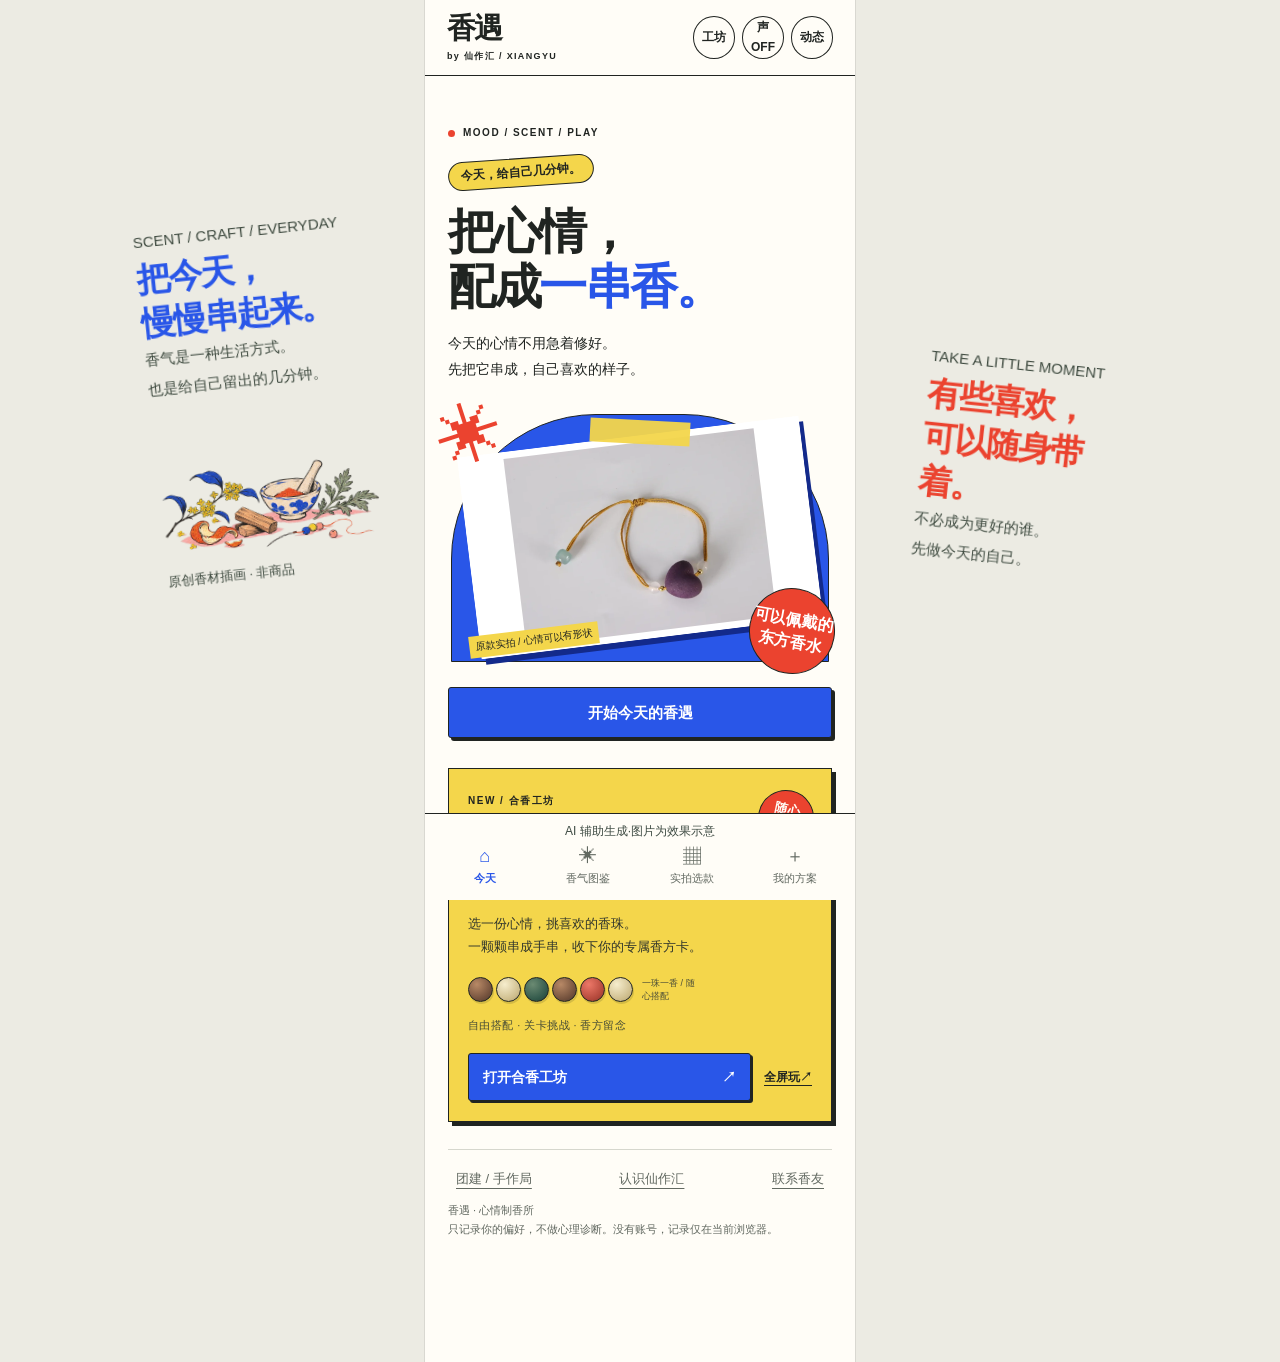
<file: index.html>
<!doctype html>
<html lang="zh-CN"><head><meta charset="utf-8"><meta name="viewport" content="width=device-width,initial-scale=1,viewport-fit=cover"><meta name="xiangyu-app" content="v32-transfer"><meta name="theme-color" content="#fffdf7"><meta name="description" content="香遇 by 仙作汇。把心情配成一串香：轻量心境选择、香型意向、实拍参考与可编辑购买方案。"><title>香遇 · 心情制香所｜仙作汇</title><link rel="stylesheet" href="play.css"><link rel="stylesheet" href="v30.css"><link rel="stylesheet" href="photo-viewer.css"><script src="play-data.js" defer></script><link rel="stylesheet" href="play-motion.css"><script src="play-motion.js" defer></script><script src="photo-viewer.js" defer></script><script src="craft-intent.js" defer></script><script src="play.js" defer></script><link rel="stylesheet" href="game-embed.css"><script src="game-embed.js" defer></script><script src="offline-register.js" defer></script></head>
<body><a class="skip-link" href="#app">跳到内容</a><aside class="desktop-note" aria-hidden="true"><span>SCENT / CRAFT / EVERYDAY</span><b>把今天，<br>慢慢串起来。</b><p>香气是一种生活方式。<br>也是给自己留出的几分钟。</p><img class="desktop-art" loading="lazy" src="illustration.png" alt=""><small>原创香材插画 · 非商品</small></aside><aside class="desktop-note desktop-right" aria-hidden="true"><span>TAKE A LITTLE MOMENT</span><b>有些喜欢，<br>可以随身带着。</b><p>不必成为更好的谁。<br>先做今天的自己。</p></aside>
<div class="stage"><header class="masthead"><button class="brand" data-route="home" aria-label="香遇首页">香遇<small>by 仙作汇 / XIANGYU</small></button><div class="header-right"><button class="icon-btn" id="xiangyu-game-nav" data-route="home" aria-label="打开合香工坊">工坊</button><button class="icon-btn" id="sound-toggle" aria-pressed="false" aria-label="开启环境音">声 OFF</button><button class="icon-btn" id="motion-toggle" aria-pressed="false" aria-label="暂停动画">动态</button></div></header><main id="app" tabindex="-1"></main>
<section id="studio-container" class="studio-wrap" hidden><div class="studio-intro"><p class="eyebrow">MY BEAD PLAN</p><h2>我的香珠方案</h2><p class="muted">每件独立调整；混合方案也单独保存。</p></div><div id="studio-loading" class="studio-loading" role="status">正在打开你的方案工作台…</div><iframe id="studio-frame" title="香遇完整购买方案工作台" data-src="atelier.html" loading="lazy"></iframe><div class="studio-actions"><button class="btn" id="studio-contact">复制方案 · 联系香友</button><button class="btn white" data-route="library">继续选款</button></div><p class="tiny" style="padding:0 22px">文字可编辑。尚未下单或付款，店主确认可制作性、报价和工期后再成交。</p></section>
<nav class="footer-nav" aria-label="主要导航"><p class="aigc-note" role="note" style="grid-column:1/-1;margin:0 0 4px;text-align:center;font-size:12px;line-height:1.4;color:#3d4a42">AI 辅助生成·图片为效果示意</p><button data-route="home"><b>⌂</b>今天</button><button data-route="atlas"><b>✳</b>香气图鉴</button><button data-route="library"><b>▦</b>实拍选款</button><button data-route="plan"><b>＋</b><span id="plan-badge">我的方案</span></button></nav></div><div id="toast" class="toast" role="status" hidden></div></body></html>
</file>
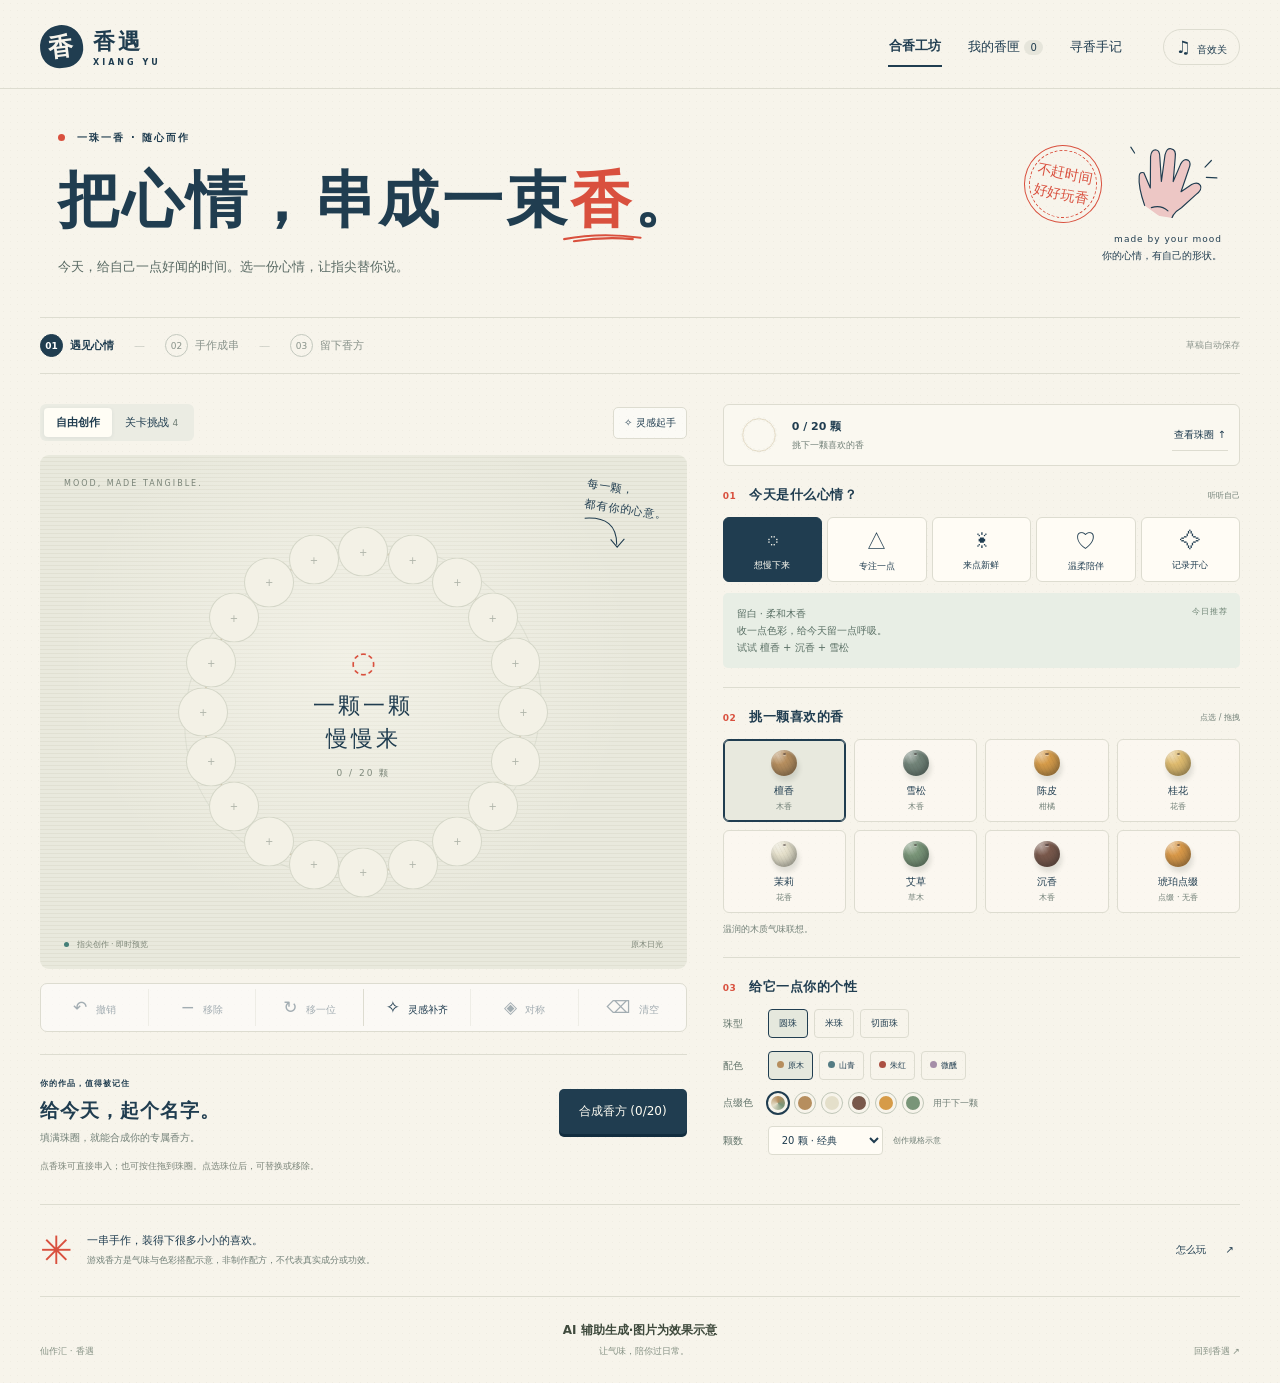
<file: game/index.html>
<!doctype html>
<html lang="zh-CN">
<head>
<meta charset="UTF-8"><meta name="viewport" content="width=device-width, initial-scale=1, viewport-fit=cover">
<meta name="xiangyu-app" content="game-v1.3"><meta name="theme-color" content="#203d50"><meta name="description" content="香遇合香工坊：选一份心情，亲手串出你的香气。可玩的合香珠创作游戏。">
<title>香遇 · 合香工坊</title><link rel="stylesheet" href="game.css">
<script src="../offline-register.js" defer></script></head>
<body>
<header class="site-header"><a class="wordmark" href="../index.html" aria-label="返回香遇首页"><span class="brand-mark">香</span><span>香遇<small>XIANG YU</small></span></a><nav aria-label="工坊导航"><button data-action="workshop" class="nav-current">合香工坊</button><button data-action="collection">我的香匣 <span id="workCount">0</span></button><button data-action="journey">寻香手记</button></nav><button id="soundToggle" class="icon-button" aria-pressed="false" aria-label="开启音效">♫<span>音效关</span></button></header>
<main>
<section class="intro"><div><p class="eyebrow"><span></span> 一珠一香 · 随心而作</p><h1>把心情，<br>串成一束<span class="title-scent">香<svg viewBox="0 0 115 14" aria-hidden="true"><path d="M3 10Q55 0 112 8M17 13Q61 6 101 10"/></svg></span>。</h1><p class="intro-copy">今天，给自己一点好闻的时间。<br>选一份心情，让指尖替你说。</p></div><div class="intro-side"><span class="round-stamp">不赶时间<br>好好玩香</span><div class="hand-doodle" aria-hidden="true"><svg viewBox="0 0 180 120"><path d="M45 106q-16-30-17-48q-1-8 7-7l15 24-8-53q-1-13 8-13q6 0 8 12l9 40-1-46q1-13 9-12q9 0 9 14l3 41 8-32q4-11 12-8q6 3 3 15l-7 40 16-15q9-7 15-1q5 7-5 17l-21 26q-17 14-14 31M57 108q15-8 29 1"/><path d="M137 25l9-13m-4 30 18-2M14 20l-8-9"/></svg></div><p>made by your mood<br><strong>你的心情，有自己的形状。</strong></p></div></section>
<div class="step-line" aria-label="制作步骤"><span id="step1" class="active"><i>01</i> 遇见心情</span><b>—</b><span id="step2"><i>02</i> 手作成串</span><b>—</b><span id="step3"><i>03</i> 留下香方</span><small id="saveStatus" role="status">草稿自动保存</small></div>
<section class="workshop" id="workshop">
<div class="studio-column">
<div class="mode-bar"><div class="segmented"><button id="freeMode" aria-pressed="true">自由创作</button><button data-action="journey">关卡挑战 <span>4</span></button></div><button data-action="patterns" class="pattern-launch">✧ 灵感起手</button></div>
<div class="bracelet-stage" id="stage"><div class="paper-label">MOOD, MADE TANGIBLE.</div><div class="stage-orbit" aria-hidden="true"></div><span class="stage-note">每一颗，<br>都有你的心意。<svg viewBox="0 0 65 45" aria-hidden="true"><path d="M3 5q42-9 47 29m-9-6 10 9 8-12"/></svg></span><div id="bracelet" class="bracelet" role="group" aria-label="手串串珠区"></div><div class="ring-center"><span id="centerIcon">✳</span><strong id="centerTitle">一颗一颗<br>慢慢来</strong><span id="beadCount">0 / 20 颗</span></div><div class="stage-footer"><span><i></i> 指尖创作 · 即时预览</span><span id="paletteLabel">自然木色</span></div><div id="dragGhost" hidden></div></div>
<div class="studio-toolbar" aria-label="串珠工具"><button id="undoButton" title="撤销上一步">↶ <span>撤销</span></button><button id="removeButton" title="移除选中的香珠">− <span>移除</span></button><button id="rotateButton" title="顺时针移一位">↻ <span>移一位</span></button><button id="fillButton">✧ <span>灵感补齐</span></button><button id="mirrorButton" title="将右半圈复制到左边，含空位，可撤销">◈ <span>对称</span></button><button id="clearButton">⌫ <span>清空</span></button></div>
<div id="challengePanel" class="challenge-panel" hidden></div>
<div class="make-card"><div><p class="eyebrow">你的作品，值得被记住</p><h3 id="pieceTitle">给今天，起个名字。</h3><p id="pieceInfo">填满珠圈，就能合成你的专属香方。</p></div><button class="primary" id="synthesizeButton">合成香方 <span>↗</span></button></div>
<p class="studio-help">点香珠可直接串入；也可按住拖到珠圈。点选珠位后，可替换或移除。</p>
</div>
<aside class="ingredients-panel"><div id="liveString" class="live-string" aria-label="串珠实时进度"></div>
<section class="control-section"><div class="section-heading"><h2><em>01</em> 今天是什么心情？</h2><span>听听自己</span></div><div id="moodOptions" class="mood-options"></div><div class="recommendation" id="recommendation"></div></section>
<section class="control-section"><div class="section-heading"><h2><em>02</em> 挑一颗喜欢的香</h2><span>点选 / 拖拽</span></div><div id="beadOptions" class="bead-options"></div><p id="activeBeadInfo" class="material-note"></p></section>
<section class="control-section finish-options"><div class="section-heading"><h2><em>03</em> 给它一点你的个性</h2></div><div class="option-row"><span class="option-label">珠型</span><div id="shapeOptions" class="small-options"></div></div><div class="option-row"><span class="option-label">配色</span><div id="paletteOptions" class="small-options palette-options"></div></div><div class="option-row color-row"><span class="option-label">点缀色</span><div id="colorOptions" class="color-options"></div><span class="tiny">用于下一颗</span></div><div class="option-row"><label for="sizeSelect" class="option-label">颗数</label><select id="sizeSelect"><option value="16">16 颗 · 轻巧</option><option value="20" selected>20 颗 · 经典</option><option value="24">24 颗 · 丰富</option></select><small>创作规格示意</small></div></section>
</aside>
</section>
<section class="bottom-note"><span class="small-flower">✳</span><p>一串手作，装得下很多小小的喜欢。<br><small>游戏香方是气味与色彩搭配示意，非制作配方，不代表真实成分或功效。</small></p><button data-action="guide">怎么玩 <span>↗</span></button></section>
</main>
<footer style="flex-wrap:wrap"><span class="aigc-note" role="note" style="flex-basis:100%;text-align:center;font-size:12px;font-weight:600;color:#3f4a3d;margin-bottom:6px">AI 辅助生成·图片为效果示意</span><span>仙作汇 · 香遇</span><span>让气味，陪你过日常。</span><a href="../index.html">回到香遇 ↗</a></footer>
<div class="toast" id="toast" role="status" aria-live="polite"></div>
<dialog id="modal" aria-labelledby="modalTitle"><div class="dialog-top"><span class="eyebrow">XIANG YU · 合香工坊</span><button class="close-button" id="closeModal" aria-label="关闭弹窗">×</button></div><div id="modalContent"></div></dialog>
<script type="module" src="app.js"></script>
</body></html>
</file>
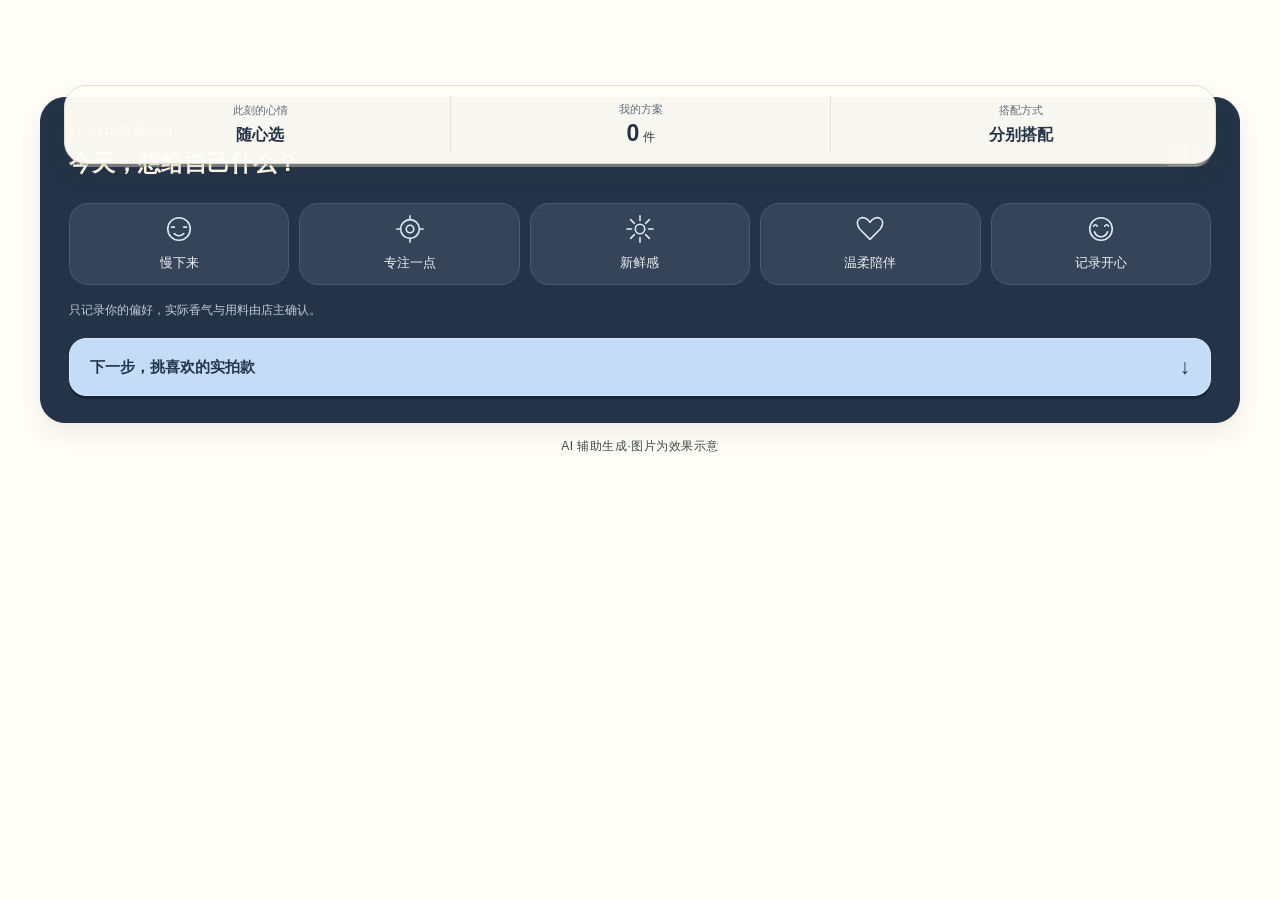
<file: atelier.html>
<!doctype html>
<html lang="zh-CN">
<head>
  <meta charset="utf-8"><meta name="viewport" content="width=device-width,initial-scale=1,viewport-fit=cover">
  <title>香遇 · 我的完整方案</title>
  <meta name="description" content="说出需求与气味偏好，挑选实拍参考款，多选搭配并生成可编辑的购买方案。">
  <meta name="theme-color" content="#163d34"><meta name="xiangyu-app" content="v25"><meta name="apple-mobile-web-app-capable" content="yes"><link rel="manifest" href="manifest.webmanifest"><link rel="apple-touch-icon" href="icons/icon-192.png">
  <link rel="icon" type="image/svg+xml" href="data:image/svg+xml,%3Csvg xmlns='http://www.w3.org/2000/svg' viewBox='0 0 32 32'%3E%3Crect width='32' height='32' rx='8' fill='%23163d34'/%3E%3Ccircle cx='16' cy='16' r='9' fill='none' stroke='%23dfbc83' stroke-width='3' stroke-dasharray='4 2'/%3E%3C/svg%3E">
  <link rel="stylesheet" href="styles.css"><script src="products.js" defer></script><script src="source-products.js" defer></script><script src="public-products.js" defer></script><script src="app.js" defer></script>
<link rel="stylesheet" href="atmosphere.css">
<script src="motion.js" defer></script><link rel="stylesheet" href="mobile-experience.css"><script src="mobile-experience.js" defer></script><link rel="stylesheet" href="photo-viewer.css"><script src="photo-viewer.js" defer></script><script src="studio.js" defer></script>
<script src="craft-intent.js" defer></script><script src="play-bridge.js" defer></script><style>body{background:#fffdf7!important}.topbar,.mood-hero,.mobile-nav{display:none!important}.mood-studio .studio-summary{top:0!important}.studio-footer{padding-bottom:90px}body,main{max-width:100%;overflow-wrap:anywhere}a[href*="wecatalog.cn"]{display:none!important}</style></head>
<body class="mood-customize mood-studio">
<header class="topbar"><a class="brand" href="index.html"><span class="brandmark" aria-hidden="true">香</span><span>仙作汇<small>心情选香 · 一页配好</small></span></a><div class="top-actions"><button class="studio-help secondary" type="button" data-studio-about>使用说明</button><button type="button" class="motion-toggle" data-motion-toggle aria-pressed="false">暂停动态</button><a class="demo" href="index.html">心情选香</a><a class="demo" href="#matches">浏览款式</a><button id="install-app" class="install-button" type="button">添加到手机桌面</button></div></header>
<main>
  <p id="install-guide" class="install-guide" hidden>在手机 Chrome 菜单中选择“安装应用”或“添加到主屏幕”。苹果手机可用 Safari 的分享菜单添加。微信内请先用系统浏览器打开本站。添加后仍使用当前账号访问。</p>
  <nav class="flow-nav" aria-label="需求流程"><a href="#matches">1 选款</a><a href="#design-start">2 调整需求</a><a href="#purchase-plan">3 汇总需求</a></nav>
<section class="mood-hero" data-mood-hero data-motion-region data-tone="settle" aria-labelledby="mood-hero-title">
  <div class="mood-hero-copy"><span class="mood-kicker">SCENT FOR YOUR MOMENT</span><h1 id="mood-hero-title" aria-live="polite" aria-atomic="true">慢一点，<br>也很好。</h1><p id="mood-hero-caption">把留白与喜欢的香，戴进日常。</p><span class="mood-hero-tag">从此刻的心情开始</span></div>
  <a class="mood-hero-photo" href="catalog.html?pid=P0#detail"><img src="photos/P0.jpg" width="800" height="602" alt="紫气东来1.5手串原款实拍" fetchpriority="high"><span class="hero-image-fallback" hidden>实拍暂未加载<br>点此查看原款</span><span><small>原款实拍 / 颜色参考</small><strong>紫气东来 1.5 手串</strong><i aria-hidden="true"><svg viewBox="0 0 32 32" fill="none" stroke="currentColor" stroke-width="1.7" stroke-linecap="round" stroke-linejoin="round" aria-hidden="true"><path d="M8 24 24 8M9 8h15v15"/></svg></i></span></a>
  <span class="hero-orbit orbit-one" aria-hidden="true"></span><span class="hero-orbit orbit-two" aria-hidden="true"></span><span class="hero-spark" aria-hidden="true"><svg viewBox="0 0 32 32" fill="none" stroke="currentColor" stroke-width="1.7" stroke-linecap="round" stroke-linejoin="round" aria-hidden="true"><circle cx="16" cy="16" r="5"/><path d="M16 2v5m0 18v5M2 16h5m18 0h5M6 6l4 4m12 12 4 4M6 26l4-4M22 10l4-4"/></svg></span>
</section><nav class="mood-summary" aria-label="当前选择摘要"><span class="summary-compact-title" aria-hidden="true">慢一点，也很好。</span><div class="summary-cells"><a href="#mood-picker"><small>此刻的心情</small><strong id="summary-mood">慢下来</strong></a><a href="#purchase-plan"><small>我的方案</small><strong><span id="summary-count" aria-live="polite" aria-atomic="true">0</span><em id="summary-unit"> 件</em></strong></a><a href="#purchase-plan"><small>搭配方式</small><strong id="summary-mode">分别搭配</strong></a></div></nav><section class="mood-picker" id="mood-picker" aria-labelledby="mood-picker-heading"><div class="mood-picker-head"><div><span class="mood-kicker">01 / YOUR MOOD</span><h2 id="mood-picker-heading">今天，想给自己什么？</h2></div><span class="picker-hint">可多选</span></div><div class="mood-picks" role="group" aria-label="心情方向，可多选"><button type="button" data-hero-mood="settle" aria-pressed="false"><span aria-hidden="true"><svg viewBox="0 0 32 32" fill="none" stroke="currentColor" stroke-width="1.7" stroke-linecap="round" stroke-linejoin="round" aria-hidden="true"><path d="M8 14h3m10 0h3M11 21c3 3 7 3 10 0"/><circle cx="16" cy="16" r="12"/></svg></span>慢下来</button><button type="button" data-hero-mood="focus" aria-pressed="false"><span aria-hidden="true"><svg viewBox="0 0 32 32" fill="none" stroke="currentColor" stroke-width="1.7" stroke-linecap="round" stroke-linejoin="round" aria-hidden="true"><circle cx="16" cy="16" r="10"/><circle cx="16" cy="16" r="4"/><path d="M16 2v3m0 22v3M2 16h3m22 0h3"/></svg></span>专注一点</button><button type="button" data-hero-mood="spark" aria-pressed="false"><span aria-hidden="true"><svg viewBox="0 0 32 32" fill="none" stroke="currentColor" stroke-width="1.7" stroke-linecap="round" stroke-linejoin="round" aria-hidden="true"><circle cx="16" cy="16" r="5"/><path d="M16 2v5m0 18v5M2 16h5m18 0h5M6 6l4 4m12 12 4 4M6 26l4-4M22 10l4-4"/></svg></span>新鲜感</button><button type="button" data-hero-mood="warm" aria-pressed="false"><span aria-hidden="true"><svg viewBox="0 0 32 32" fill="none" stroke="currentColor" stroke-width="1.7" stroke-linecap="round" stroke-linejoin="round" aria-hidden="true"><path d="M16 27 5 16C-3 5 10-1 16 9 22-1 35 5 27 16Z"/></svg></span>温柔陪伴</button><button type="button" data-hero-mood="joy" aria-pressed="false"><span aria-hidden="true"><svg viewBox="0 0 32 32" fill="none" stroke="currentColor" stroke-width="1.7" stroke-linecap="round" stroke-linejoin="round" aria-hidden="true"><circle cx="16" cy="16" r="12"/><path d="M8 13c1-2 3-2 4 0m8 0c1-2 3-2 4 0M9 19c3 7 11 7 14 0"/></svg></span>记录开心</button></div><p class="mood-picker-note">只记录你的偏好，实际香气与用料由店主确认。</p><a class="mood-start" href="#matches">下一步，挑喜欢的实拍款 <span aria-hidden="true">↓</span></a></section>  <section class="choices" id="matches" aria-labelledby="products-heading"><div class="section-head"><span class="step">02</span><h2 id="products-heading">挑喜欢的实拍款</h2><a class="muted" href="catalog.html#shop">完整相册 ↗</a></div><p id="match-summary" class="reason" aria-live="polite"></p><div id="need-summary" class="need-summary"></div><div class="real-color-edit" aria-label="多彩原款实拍参考"><a href="catalog.html?pid=P0#detail"><img src="photos/P0.jpg" alt="紫气东来1.5手串原款实拍" width="240" height="180" loading="lazy"><span>紫气东来1.5 手串</span><small>看紫色原款 →</small></a><a href="catalog.html?pid=P1#detail"><img src="photos/P1.jpg" alt="升级花蕊夫人0.8双圈手串原款实拍" width="240" height="180" loading="lazy"><span>升级花蕊夫人0.8 双圈手串</span><small>看红色原款 →</small></a><a href="catalog.html?pid=P5#detail"><img src="photos/P5.jpg" alt="蓝色妖姬0.6项链原款实拍" width="240" height="180" loading="lazy"><span>蓝色妖姬0.6 项链</span><small>看青绿原款 →</small></a></div><p class="muted fine">颜色看实拍，香气聊偏好。相册中有茉莉、玫瑰等款名；完整香方、可制作颜色与库存仍需店主确认。</p><div class="studio-filters"><label class="field search-field">款式类型<select id="product-category"><option value="all">全部类型</option><option value="手串">手串 / 手链</option><option value="项链">项链</option><option value="香牌">香牌</option><option value="吊坠">吊坠</option><option value="耳环">耳环 / 耳饰</option><option value="工艺品">工艺品</option></select></label><label class="field search-field">查找款名或香味<input id="product-search" type="search" maxlength="100" placeholder="如：茉莉、玫瑰、紫气东来"></label></div><div id="product-options" class="product-options"></div><button id="local-more" class="secondary local-more" type="button" hidden>再看看其他实拍款</button><details id="more-matches"><summary id="more-summary">更多来源款</summary><div id="source-options" class="product-options"></div><button id="source-more" class="secondary" type="button" hidden>继续加载款式</button></details><p class="muted fine">32款主图已随站点保存。更多款沿用相册图片，未逐一核验库存、香方或功能。来源款名与店主描述仅用于检索，不作为产品效果说明。</p></section>
  <div class="studio-panel-heading" id="studio-panel-heading" hidden><button type="button" id="studio-back">← 返回选款</button><span id="studio-panel-label">调整这件</span></div><div class="studio-adjust-tabs" id="studio-adjust-tabs" hidden role="group" aria-label="调整内容"><button type="button" data-adjust-tab="design" aria-pressed="true">尺寸与搭配</button><button type="button" data-adjust-tab="composer" aria-pressed="false">香气与偏好</button></div><div class="workspace">
    <section class="composer" id="design-start" aria-labelledby="mood-heading">
      <div class="section-head"><span class="step">03</span><h2 id="mood-heading">调整这件的需求</h2></div>
      <label class="sr-only" for="mood">描述你的需求和佩戴场景</label>
      <textarea id="mood" maxlength="400" placeholder="比如：这两天工作很忙，心里有点乱。想戴一串淡淡的木香，上班也合适。"></textarea>
      <div class="mood-chips" aria-label="需求方向，可多选">
        <button type="button" data-mood="settle">想慢下来</button><button type="button" data-mood="focus">想专注一点</button><button type="button" data-mood="spark">想有点新鲜感</button><button type="button" data-mood="warm">想被温柔陪伴</button><button type="button" data-mood="joy">想记录开心</button>
      </div>
      <p class="muted fine">心情已从上方选择带入，也可以在这里补充想法。</p>
      <div class="section-head preference-head"><h2>香气偏好</h2></div>
      <div class="field-grid">
        <label>香气偏好<select id="family"><option value="auto">交给你搭配</option><option value="wood">柔和木香</option><option value="fresh">清新柑橘</option><option value="floral">淡雅花香</option><option value="herbal">草木清香</option></select></label>
        <label>存在感<select id="intensity"><option value="subtle">轻一点，靠近才闻到</option><option value="medium">适中，自己能感受到</option><option value="full">更鲜明的香气方向</option></select></label>
      </div>
      <label class="field avoid-field">具体喜欢的香味<input id="scent-detail" maxlength="100" placeholder="如：茉莉、檀香，或者清淡不甜的气味"></label>
      <label class="field avoid-field">不喜欢的气味 / 希望避开的香材 <input id="avoid" maxlength="100" placeholder="如：不喜欢花香、避免桂花"></label>
      <button id="recommend" class="primary" type="button">匹配适合的款式</button>
      <p class="muted fine">按需求与偏好整理候选。气味名称有来源，功能适配、香方、库存与报价仍需店主确认。</p>
      <p id="health-note" class="notice" hidden>这里提供气味与佩戴搭配建议。持续失眠、焦虑或身体不适需要专业帮助，合香珠不替代诊疗。</p>
      <p id="avoid-note" class="notice" hidden></p>
    </section>

    <section class="design" aria-labelledby="design-heading">
      <div class="design-top"><div><span id="mood-label" class="eyebrow">给想慢下来的你</span><h2 id="design-heading">留白</h2></div><span id="style-tag" class="style-tag">素雅 · 木色</span></div>
      <p id="design-caption" class="design-caption">收一点色彩，留一点呼吸的空间。</p>
      <div class="preview-pair">
      <div class="visual"><svg id="bead-diagram" viewBox="0 0 320 290" role="img" aria-label="当前搭配的珠序结构示意图"></svg><div class="visual-label">珠序与配色示意</div></div>
      <div class="real-photo-column"><figure class="real-preview"><button type="button" class="product-photo-trigger" data-photo-viewer aria-label="放大查看当前原款实拍"><img id="real-photo" src="photos/P2.jpg" alt="相册参考款：升级茉莉手串" width="900" height="678"></button><figcaption><span id="real-name">升级 茉莉1.0 手串</span><span>相册原款实拍 · 定制外观待确认</span></figcaption></figure>
      <div class="photo-actions"><button id="save-photo" class="secondary" type="button">保存原款照片</button><a id="detail-link" class="secondary" href="catalog.html?pid=P2#detail">查看原款详情</a></div>
      <p id="photo-state" class="muted fine" role="status"></p>
      </div></div>
      <p id="matching-reason" class="reason" aria-live="polite">说出需求后，查看有依据的候选；珠圈是外观设计意向。</p>
      <div class="scent"><span>配香方向</span><strong id="scent-title">柔和木香 · 清淡草木尾韵</strong><p id="scent-materials">示例香材方向：檀香、雪松。具体成分和比例待香方确认。</p></div>
      <div class="spec-fields" id="bracelet-specs">
        <div class="measure"><label for="wrist">净手围 <strong id="wrist-value">16.0 cm</strong></label><input id="wrist" type="range" min="12" max="23" step="0.5" value="16"><p>贴皮肤量一圈，不用先加松量。</p></div>
        <div class="field-grid"><label>珠径<select id="diameter"><option value="6">6 mm · 轻巧</option><option value="8" selected>8 mm · 日常</option><option value="10">10 mm · 存在感</option><option value="12">12 mm · 大珠</option></select></label><label>佩戴松量<select id="ease"><option value="0.5">0.5 cm · 合手</option><option value="1">1.0 cm · 宽松</option><option value="1.5">1.5 cm · 更松</option></select></label></div>
        <div class="field-grid"><label>点缀<select id="accent"><option value="single">一颗配色珠</option><option value="metal">一枚金色配件</option><option value="none">全素珠</option></select></label><label>配色<select id="palette"><option value="earth">深木 · 朱红</option><option value="light">浅木 · 月白</option><option value="forest">棕木 · 墨绿</option></select></label></div>
      </div>
      <div class="spec-summary" id="bracelet-summary"><div><small>估算珠数</small><strong id="count">23颗主珠 + 1颗配珠</strong></div><div><small>估算内周长</small><strong id="inner-size">16.7 cm</strong></div></div>
      <p id="bracelet-note" class="muted fine">尺寸按圆珠单圈近似估算，原款为双圈或异形珠时需另核。这三组珠序配色仅为示意，不是全部可选颜色；实物颜色以相册与店主确认为准，实拍照片未改色。</p>
      <label class="field" id="other-size" hidden>长度 / 外形尺寸意向<input id="length-note" maxlength="80" placeholder="如：锁骨链45cm；牌子尺寸保持原款"></label>
    <div class="current-selection"><button id="add-current" class="primary" type="button">加入我的方案</button><button id="add-another" class="secondary" type="button">另配一件</button><p id="editing-line" class="muted fine" role="status">当前预览尚未加入方案。</p></div>
    </section>
  </div>


  <section class="choices proposal-panel" id="purchase-plan" aria-labelledby="plan-heading"><div class="section-head"><span class="step">04</span><h2 id="plan-heading">我的方案</h2><span id="plan-count" class="muted">还没有选款</span></div><div class="field-grid"><label>搭配方式<select id="plan-mode"><option value="separate">分别搭配</option><option value="mix">混合一串</option></select></label><label id="mix-quantity-field" hidden>希望制作的混合串数量<input id="mix-quantity" type="number" min="1" max="99" value="1"></label></div><p id="mode-note" class="muted">每件保留自己的需求、尺寸与数量。</p><div id="cart-lines" class="cart-lines"></div><p id="cart-empty" class="muted">先选款，再调整需求；已填写的内容会保留。</p><label class="field">方案备注<textarea id="plan-note" maxlength="1000" placeholder="如：其中两件送礼；希望先确认气味再制作"></textarea></label><div class="export-actions"><button id="generate-plan" class="primary" type="button">汇总需求</button><button id="copy-plan" class="secondary" type="button">复制方案</button><button id="download-plan" class="secondary" type="button">下载方案</button><button id="contact-plan" class="secondary" type="button">联系香友</button></div><label class="field proposal-output">可自行编辑的购买方案<textarea id="proposal-text" maxlength="30000" placeholder="选好后生成，仍可修改。"></textarea></label><div id="stale-actions" class="stale-actions" hidden><p>选款或数量已经变化，你编辑的文字仍保留。请更新方案，或明确使用当前文字。</p><button id="refresh-proposal" class="secondary" type="button">按当前选款更新</button><button id="keep-proposal" class="secondary" type="button">使用我编辑的文字</button></div><label id="copy-fallback" class="field" hidden><span id="copy-label">长按全选并复制方案</span><textarea id="copy-text" readonly></textarea></label><p id="proposal-status" class="muted fine" role="status">价格与币种待店主确认；这份方案尚未下单。</p></section>
  <details class="optional-tools"><summary>更多搭配灵感与单件导出</summary>
  <section class="choices" aria-labelledby="choices-heading"><div class="section-head"><span class="step">05</span><h2 id="choices-heading">换个风格，也可以</h2><span class="muted">配香和尺寸可以分别调整</span></div><div id="style-options" class="style-options"></div></section>
  <section class="inspiration"><figure><img src="bracelets.png" alt="墨绿背景下三款原创合香珠手串设计示意，分别采用深木朱红、浅木月白和棕木金色点缀" width="1448" height="1086" loading="lazy"><figcaption>原创设计灵感 · 非实际商品</figcaption></figure><div class="inspiration-copy"><span class="eyebrow">灵感示意，不代表全部商品颜色</span><h2>把搭配交给店主，<br>一起确认你的实物。</h2><p>原款名称、来源链接、气味偏好和尺寸意向会写进文字沟通单。店主确认香方、配件、可制作性和报价后再成交。</p><div class="material-note"><span id="selection-status" role="status">当前预览 · 尚未加入方案</span><strong id="selected-line">留白 / 8 mm / 深木·朱红</strong></div><div class="export-actions"><button id="download" class="primary" type="button">下载当前搭配</button><button id="copy" class="secondary" type="button">复制当前搭配</button><button id="contact" class="secondary" type="button">联系香友</button></div><label id="design-copy-fallback" class="field" hidden><span>长按全选并复制搭配单</span><textarea id="design-copy-text" readonly></textarea></label><p class="muted fine">搭配单用于制作前沟通，报价由店主确认。</p></div></section>
  </details>
  <section id="wechat-contact" class="contact-panel" hidden><div><h2>将方案发给香友</h2><p>多选款式并生成购买清单后，复制方案，交给香友沟通确认。</p><div id="source-consultation" hidden><label class="field">这款的咨询内容<textarea id="source-consultation-text" readonly></textarea></label><button id="copy-consultation" class="secondary" type="button">复制这款咨询内容</button><p class="muted fine">请自行粘贴发送，尚未发送或下单。</p></div><p class="muted fine">Facebook 沟通入口待本人确认真实账号或主页链接；确认前可继续使用微信。方案须自行粘贴发送，尚未下单或付款。</p><button id="copy-wechat" class="secondary" type="button">复制微信号 xiaogan8222</button><label id="contact-copy-fallback" class="field" hidden><span id="contact-copy-label">长按全选并复制微信号</span><textarea id="contact-copy-text" readonly></textarea></label><p class="muted fine">照片来自现有资料，当前库存、香方和报价需确认。</p></div></section>
  <footer class="studio-footer"><span>仙作汇 · 让气味陪你过日常</span><span>护理方式与实际效果待实物确认。</span></footer>
  <p class="aigc-note" role="note" style="margin:0;padding:14px 16px;text-align:center;font-size:12px;line-height:1.6;color:#3d4a42;letter-spacing:.5px">AI 辅助生成·图片为效果示意</p>
</main><nav class="mobile-nav" aria-label="定制步骤"><a href="#mood-picker"><svg viewBox="0 0 24 24" fill="none" stroke="currentColor" stroke-width="1.7" stroke-linecap="round" stroke-linejoin="round" aria-hidden="true"><path d="m3 10 9-7 9 7v10H3Z"/><path d="M9 20v-7h6v7"/></svg><span>心情</span></a><a href="#matches"><svg viewBox="0 0 24 24" fill="none" stroke="currentColor" stroke-width="1.7" stroke-linecap="round" stroke-linejoin="round" aria-hidden="true"><rect x="3" y="3" width="7" height="7" rx="2"/><rect x="14" y="3" width="7" height="7" rx="2"/><rect x="3" y="14" width="7" height="7" rx="2"/><rect x="14" y="14" width="7" height="7" rx="2"/></svg><span>选款</span></a><a href="#purchase-plan"><svg viewBox="0 0 24 24" fill="none" stroke="currentColor" stroke-width="1.7" stroke-linecap="round" stroke-linejoin="round" aria-hidden="true"><rect x="5" y="4" width="14" height="17" rx="3"/><path d="M9 3h6v3H9Zm0 8h6m-6 4h6"/></svg><span>我的方案 <b id="mobile-plan-count">0</b></span></a></nav><dialog id="studio-source-dialog" class="studio-dialog source-dialog"><div class="dialog-bar"><h2>原款与来源</h2><button type="button" data-close-dialog aria-label="关闭原款详情">关闭 ×</button></div><iframe title="原款详情与来源相册" loading="lazy"></iframe></dialog>
<dialog id="studio-contact-dialog" class="studio-dialog"><div class="dialog-bar"><h2>联系香友</h2><button type="button" data-close-dialog aria-label="关闭联系香友">关闭 ×</button></div></dialog>
<dialog id="studio-about-dialog" class="studio-dialog"><div class="dialog-bar"><h2>在这里，一页配好</h2><button type="button" data-close-dialog aria-label="关闭使用说明">关闭 ×</button></div><div class="studio-about-body"><p>先选心情，再看实拍款。可以多选，每件分别填写数量、尺寸和备注，也可以切换为混合一串。</p><p>在“我的方案”里复制或下载需求单，再自行发给香友确认。内容保存在当前浏览器；没有自动下单或付款。</p><p>照片为来源相册实拍，颜色以实物为准。香方、库存、可制作性和报价须由店主确认，心情选项不代表功效。</p><button type="button" class="secondary" id="studio-install">添加到手机桌面</button><p class="muted fine" id="studio-install-note" hidden>安卓可在浏览器菜单中选择“安装应用”或“添加到主屏幕”；苹果可在 Safari 分享菜单中添加。微信内请先用系统浏览器打开。</p><button type="button" class="secondary" id="studio-open-contact">查看香友微信</button></div></dialog>
<div id="toast" class="toast" role="status" aria-live="polite" hidden></div>
</body></html>
</file>
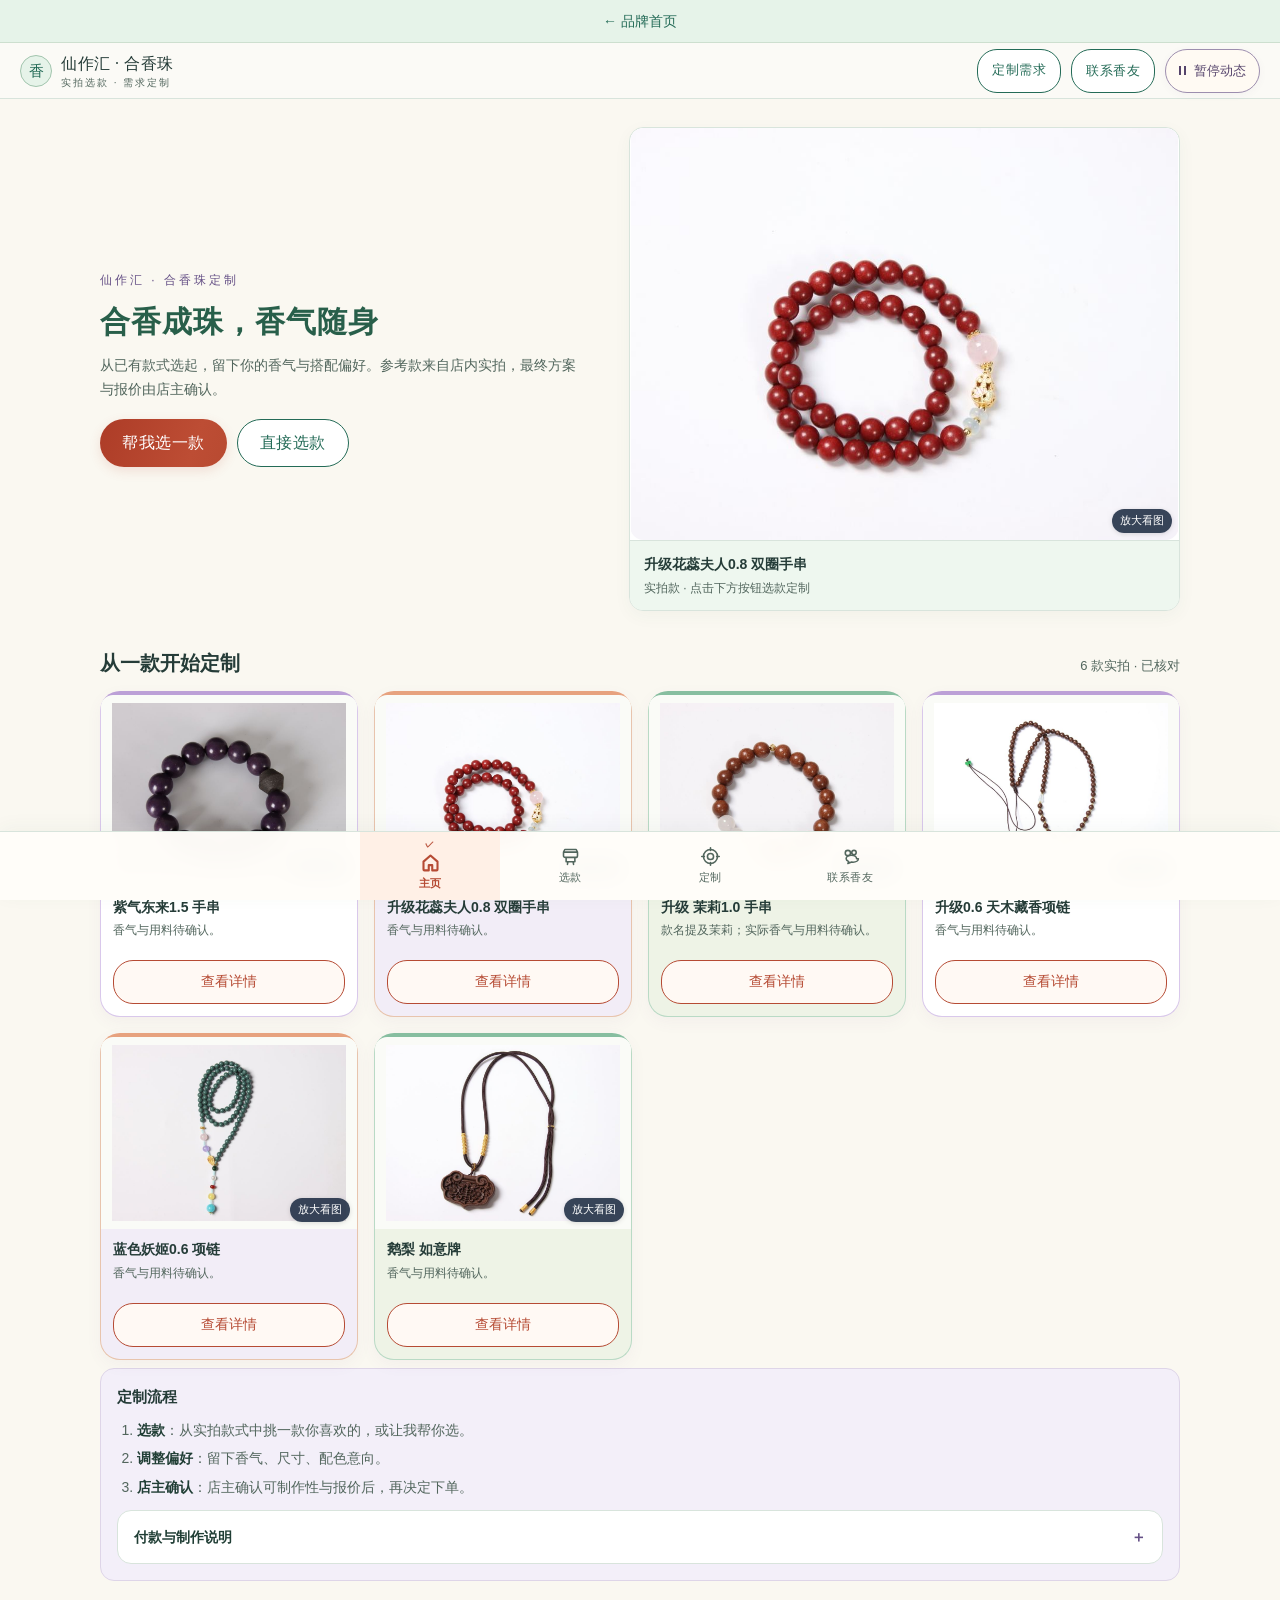
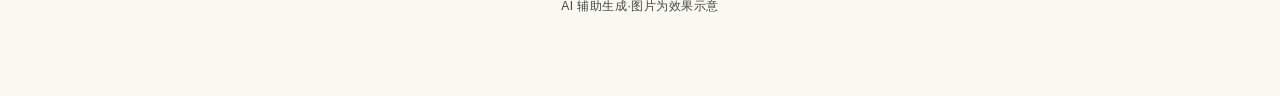
<file: catalog.html>
<!DOCTYPE html>
<html lang="zh-CN">
<head>
<meta charset="UTF-8">
<meta name="viewport" content="width=device-width, initial-scale=1, viewport-fit=cover">
<title>香遇 · 实拍款与多串定制</title>
<meta name="xiangyu-app" content="v25"><meta name="theme-color" content="#163d34"><link rel="manifest" href="manifest.webmanifest"><link rel="apple-touch-icon" href="icons/icon-192.png"><script src="pwa.js" defer></script>
<style>
:root{
  --bg:#FBFAF6; --card:#FFFFFF; --ink:#203E35; --sub:#52665D;
  --line:#D8E4DC; --gold:#655086; --gold-soft:#F0EAF7;
  --btn:#246B57; --btn-text:#FFFFFF; --danger:#A0442C;
  --coral:#B64B34; --mint:#EEF7EF; --lilac:#F3EFF9; --teal:#226C70;
  --radius:14px; --radius-s:10px;
  --pad:16px; --gap:12px;
  --nav-h:60px; --top-h:56px;
  --serif:"Songti SC","Noto Serif SC","STSong",serif;
  --sans:"PingFang SC","Noto Sans SC","Microsoft YaHei",sans-serif;
}
*{margin:0;padding:0;box-sizing:border-box;-webkit-tap-highlight-color:transparent}
html{scroll-behavior:smooth}
body{background:var(--bg);color:var(--ink);font-family:var(--sans);font-size:15px;line-height:1.6;min-height:100vh}
img{display:block}
button{font-family:inherit;border:none;background:none;cursor:pointer;color:inherit}
a{color:inherit;text-decoration:none}
input,textarea{font-family:inherit;font-size:16px}

/* ===== 顶栏 ===== */
.topbar{position:sticky;top:0;z-index:60;height:var(--top-h);display:flex;align-items:center;justify-content:space-between;padding:0 var(--pad);background:rgba(247,243,234,.96);backdrop-filter:blur(8px);border-bottom:1px solid var(--line)}
.brand{display:flex;align-items:center;gap:9px;min-width:0}
.brand-mark{width:32px;height:32px;border-radius:50%;background:var(--btn);color:var(--btn-text);display:flex;align-items:center;justify-content:center;font-family:var(--serif);font-size:15px;flex-shrink:0}
.brand-name{font-family:var(--serif);font-size:16px;letter-spacing:.5px;white-space:nowrap}
.brand-sub{font-size:10px;color:var(--sub);letter-spacing:2px;display:block;margin-top:-2px}
.top-contact{display:inline-flex;align-items:center;gap:5px;padding:8px 14px;border:1px solid var(--btn);border-radius:20px;font-size:13px;color:var(--btn);letter-spacing:.5px;background:var(--card)}

/* ===== 页面切换 ===== */
.page{display:none}
.page.active{display:block}
.wrap{max-width:1120px;margin:0 auto;padding:0 var(--pad)}

/* ===== 按钮 ===== */
.btn{display:inline-flex;align-items:center;justify-content:center;gap:7px;min-height:48px;padding:0 22px;border-radius:24px;font-size:15.5px;letter-spacing:.5px;font-weight:500;transition:opacity .15s,transform .1s}
.btn:active{transform:scale(.985)}
.btn-primary{background:var(--btn);color:var(--btn-text)}
.btn-primary:disabled{opacity:.5}
.btn-ghost{background:var(--card);color:var(--btn);border:1.5px solid var(--btn)}
.btn-ghost:disabled{opacity:.5}
.btn-sm{min-height:44px;padding:0 16px;font-size:14px}
.btn-block{width:100%}
.btn-row{display:flex;gap:10px;margin-top:16px}
.btn-row .btn{flex:1}

/* ===== 首页 ===== */
.hero{padding:18px 0 4px}
.hero-eyebrow{font-size:12px;color:var(--gold);letter-spacing:3px;margin-bottom:10px}
.hero h1{font-family:var(--serif);font-size:27px;line-height:1.45;font-weight:600;letter-spacing:1px}
.hero-sub{font-size:14px;color:var(--sub);margin-top:10px;line-height:1.7}
.hero-img-wrap{margin-top:16px;background:var(--card);border:1px solid var(--line);border-radius:var(--radius);overflow:hidden}
.hero-img-wrap img{width:100%;object-fit:contain;background:var(--card)}
.hero-img-cap{padding:10px 14px 12px;border-top:1px solid var(--line)}
.hero-img-cap b{font-size:14px;font-weight:600}
.hero-img-cap span{display:block;font-size:12px;color:var(--sub);margin-top:2px}
.hero-actions{margin-top:18px;display:flex;flex-direction:column;gap:10px}

/* 精选 */
.section-head{display:flex;align-items:baseline;justify-content:space-between;margin:26px 0 12px}
.section-head h2{font-family:var(--serif);font-size:20px;font-weight:600}
.section-head .more{font-size:13px;color:var(--sub)}
.howto{background:var(--card);border:1px solid var(--line);border-radius:var(--radius);padding:16px;margin:8px 0 0}
.howto h3{font-size:15px;margin-bottom:10px}
.howto ol{padding-left:20px}
.howto li{font-size:14px;color:var(--sub);margin-bottom:6px}
.howto li b{color:var(--ink);font-weight:600}
details.expand{background:var(--card);border:1px solid var(--line);border-radius:var(--radius);padding:14px 16px;margin-top:12px}
details.expand summary{cursor:pointer;font-size:14px;font-weight:600;color:var(--ink);list-style:none;display:flex;justify-content:space-between;align-items:center}
details.expand summary::after{content:"＋";font-size:15px;color:var(--gold)}
details.expand[open] summary::after{content:"－"}
details.expand .exp-body{font-size:13.5px;color:var(--sub);margin-top:10px;line-height:1.8}

/* ===== 选款 ===== */
.shop-toolbar{position:sticky;top:var(--top-h);z-index:50;background:var(--bg);padding:10px 0 8px}
.search-row{display:flex;gap:8px}
.search-box{flex:1;display:flex;align-items:center;background:var(--card);border:1px solid var(--line);border-radius:22px;padding:0 14px;min-height:44px}
.search-box input{flex:1;border:none;outline:none;background:none;font-size:15px;color:var(--ink);min-width:0}
.search-clear{color:var(--sub);font-size:12px;padding:4px 6px;display:none}
.search-clear.show{display:block}
.cat-tabs{display:flex;gap:8px;overflow-x:auto;padding:10px 2px 4px;scrollbar-width:none}
.cat-tabs::-webkit-scrollbar{display:none}
.ctab{flex-shrink:0;padding:8px 16px;border-radius:18px;background:var(--card);border:1px solid var(--line);font-size:13.5px;color:var(--sub);display:inline-flex;align-items:center;gap:5px}
.ctab.active{background:var(--btn);color:var(--btn-text);border-color:var(--btn)}
.ctab.active::before{content:"✓";font-size:12px}
.filter-line{display:flex;align-items:center;gap:8px;padding:2px 0 6px;font-size:12.5px;color:var(--sub)}
.filter-line .fchips{display:flex;gap:6px;flex-wrap:wrap}
.fchip{background:var(--gold-soft);color:#6B5210;font-size:12px;padding:2px 10px;border-radius:12px}
.fchip button{border:none;background:none;margin-left:4px;color:#6B5210;font-size:12px;padding:0 2px}
.filter-clear{color:var(--danger);font-size:12.5px;padding:4px 6px;border:1px solid var(--line);border-radius:12px;background:var(--card)}

.grid{display:grid;grid-template-columns:repeat(2,1fr);gap:var(--gap)}
.gcard{background:var(--card);border:1px solid var(--line);border-radius:var(--radius);overflow:hidden;display:flex;flex-direction:column}
.gcard .gimg{position:relative;aspect-ratio:4/3;background:#F2EDE0;display:flex;align-items:center;justify-content:center;overflow:hidden}
.gcard .gimg img{width:100%;height:100%;object-fit:contain;padding:8px}
.gcard .gbody{padding:10px 12px 12px;display:flex;flex-direction:column;gap:4px}
.gcard .gname{font-size:14px;font-weight:600;line-height:1.45;display:-webkit-box;-webkit-line-clamp:2;-webkit-box-orient:vertical;overflow:hidden}
.gcard .gmeta{font-size:12px;color:var(--sub);display:flex;justify-content:space-between;align-items:center}
.gcard .gdetail{padding:8px 12px 12px}
.gcard .gdetail button{width:100%;min-height:40px;border:1px solid var(--btn);color:var(--btn);border-radius:20px;font-size:13.5px;background:var(--card)}
.empty-box{background:var(--card);border:1px dashed var(--line);border-radius:var(--radius);padding:32px 20px;text-align:center}
.empty-box p{font-size:14px;color:var(--sub);margin-bottom:12px}
.empty-box .btn{font-size:13.5px;min-height:44px;padding:0 18px}

/* 相册入口 */
.album-entry{background:var(--card);border:1px solid var(--line);border-radius:var(--radius);padding:16px;margin-bottom:14px;display:flex;align-items:center;justify-content:space-between;gap:10px}
.album-entry h3{font-size:15px}
.album-entry p{font-size:12.5px;color:var(--sub);margin-top:2px}
.album-entry .go{color:var(--gold);font-size:13px;border:1px solid var(--gold);padding:6px 14px;border-radius:16px;white-space:nowrap}
.album-note{font-size:11.5px;color:var(--sub);margin-top:6px;line-height:1.6}

/* ===== 详情页 ===== */
.detail-top{position:sticky;top:var(--top-h);z-index:50;background:var(--bg);padding:8px 0}
.detail-top button{display:inline-flex;align-items:center;gap:4px;padding:8px 14px;border:1px solid var(--line);background:var(--card);border-radius:18px;font-size:13px;color:var(--sub)}
.detail-main{background:var(--card);border:1px solid var(--line);border-radius:var(--radius);overflow:hidden;margin-top:8px}
.detail-hero{aspect-ratio:4/3;background:#F2EDE0;display:flex;align-items:center;justify-content:center}
.detail-hero img{max-width:100%;max-height:100%;object-fit:contain;padding:12px}
.detail-thumbs{display:flex;gap:8px;padding:10px 12px;overflow-x:auto;scrollbar-width:none;border-top:1px solid var(--line)}
.detail-thumbs::-webkit-scrollbar{display:none}
.detail-thumbs img{width:100%;height:100%;object-fit:contain;border:1px solid var(--line);border-radius:8px;background:#F2EDE0;flex-shrink:0;padding:3px}
.detail-thumbs img.on{border-color:var(--gold)}
.detail-body{padding:14px 16px 18px}
.detail-body h1{font-family:var(--serif);font-size:21px;line-height:1.5;font-weight:600}
.detail-cat{display:inline-block;font-size:12px;color:var(--gold);border:1px solid var(--gold);padding:2px 10px;border-radius:12px;margin:8px 0 4px}
.detail-src{font-size:12px;color:var(--sub);margin-top:6px;word-break:break-all;line-height:1.7}
.kv{margin-top:12px;border-top:1px solid var(--line);padding-top:10px}
.kv-row{display:flex;justify-content:space-between;gap:12px;padding:7px 0;font-size:14px;border-bottom:1px dashed var(--line)}
.kv-row:last-child{border-bottom:none}
.kv-row span{color:var(--sub);flex-shrink:0}
.kv-row b{font-weight:500;text-align:right;word-break:break-all}
.detail-actions{margin-top:14px;display:flex;flex-direction:column;gap:10px}
.detail-note{font-size:12px;color:var(--sub);margin-top:8px;text-align:center}

/* ===== 定制 ===== */
.custom-wrap{max-width:560px;margin:0 auto}
.step-progress{display:flex;align-items:center;gap:10px;padding:14px 0 6px}
.step-dots{display:flex;gap:5px;flex:1}
.step-dots i{flex:1;height:3px;border-radius:2px;background:var(--line)}
.step-dots i.on{background:var(--gold)}
.step-count{font-size:12.5px;color:var(--sub);white-space:nowrap}
.ccard{background:var(--card);border:1px solid var(--line);border-radius:var(--radius);padding:16px;margin-bottom:14px}
.ccard h2{font-family:var(--serif);font-size:19px;font-weight:600;margin-bottom:6px}
.ccard .cc-sub{font-size:13.5px;color:var(--sub);margin-bottom:12px;line-height:1.6}
.opt-grid{display:grid;grid-template-columns:repeat(2,1fr);gap:10px}
.opt{background:var(--card);border:1.5px solid var(--line);border-radius:var(--radius-s);padding:12px 10px;text-align:center;font-size:14px;min-height:52px;display:flex;flex-direction:column;align-items:center;justify-content:center;gap:2px}
.opt small{font-size:11.5px;color:var(--sub);line-height:1.4}
.opt.active{border-color:var(--gold);background:var(--gold-soft);color:var(--ink);position:relative}
.opt.active::after{content:"✓";position:absolute;top:6px;right:8px;font-size:12px;color:var(--gold)}
.opt-row{display:flex;gap:8px;flex-wrap:wrap}
.opt-row .opt{min-height:44px;padding:8px 14px}
.opt-row .opt small{display:none}
label.field{display:block;margin-bottom:12px}
label.field .f-label{display:block;font-size:13.5px;font-weight:600;margin-bottom:6px}
label.field input[type=text],label.field textarea{width:100%;border:1.5px solid var(--line);border-radius:var(--radius-s);padding:11px 12px;font-size:15px;background:var(--card);color:var(--ink);outline:none}
label.field textarea{min-height:70px;resize:vertical}
.mode-banner{border:1.5px solid var(--gold);background:var(--gold-soft);border-radius:var(--radius-s);padding:12px;margin-bottom:12px}
.mode-banner b{font-size:14px}
.mode-banner p{font-size:12.5px;color:#6B5210;margin-top:4px;line-height:1.6}
.mode-switch{font-size:12.5px;color:var(--gold);text-decoration:underline;background:none;border:none;padding:4px 0;margin-top:6px;display:inline-block}
.ref-card{display:flex;gap:12px;background:var(--card);border:1px solid var(--line);border-radius:var(--radius-s);padding:10px;margin-bottom:10px;align-items:center}
.ref-card img{width:84px;height:84px;object-fit:contain;background:#F2EDE0;border-radius:8px;border:1px solid var(--line);flex-shrink:0}
.ref-card .ref-body{flex:1;min-width:0}
.ref-card .ref-body b{font-size:14px;display:block;line-height:1.4}
.ref-card .ref-body p{font-size:12px;color:var(--sub);margin-top:3px;line-height:1.5}
.ref-card .ref-act{display:flex;gap:6px;margin-top:6px}
.ref-card .ref-act button{font-size:12px;padding:5px 12px;border-radius:14px;border:1px solid var(--line);background:var(--bg);color:var(--sub)}
.ref-card .ref-act button.on{background:var(--gold-soft);color:var(--ink);border-color:var(--gold)}
.ref-note{font-size:12px;color:var(--sub);background:var(--card);border:1px dashed var(--line);border-radius:var(--radius-s);padding:10px 12px;margin:8px 0 4px;line-height:1.6}
.ctx-product{display:flex;gap:10px;align-items:center;background:var(--card);border:1px solid var(--line);border-radius:var(--radius-s);padding:10px;margin-bottom:14px}
.ctx-product img{width:56px;height:56px;object-fit:contain;background:#F2EDE0;border-radius:8px;border:1px solid var(--line)}
.ctx-product .cp-body{flex:1;min-width:0}
.ctx-product .cp-body b{font-size:13.5px;display:block;line-height:1.4}
.ctx-product .cp-body span{font-size:11.5px;color:var(--sub)}
.sum-line{display:flex;justify-content:space-between;gap:12px;padding:8px 0;font-size:14px;border-bottom:1px dashed var(--line)}
.sum-line:last-of-type{border-bottom:none}
.sum-line span{color:var(--sub);flex-shrink:0}
.sum-line b{font-weight:500;text-align:right;word-break:break-word}
.quote-pill{display:inline-block;background:var(--gold-soft);color:#6B5210;font-size:13px;padding:3px 12px;border-radius:12px}
.quote-pill.pending{background:#F1E8DC;color:var(--sub)}
.warn-box{background:#F9EFE6;border:1px solid #E3C9AE;border-radius:var(--radius-s);padding:12px;font-size:13px;color:#7A4A2B;line-height:1.7;margin-top:12px}
.copy-fallback{display:none;margin-top:10px}
.copy-fallback textarea{width:100%;min-height:140px;border:1.5px solid var(--line);border-radius:var(--radius-s);padding:10px;font-size:13px;background:var(--bg);color:var(--ink);line-height:1.7}

/* 联系页 */
.contact-hero{background:var(--btn);color:var(--btn-text);border-radius:var(--radius);padding:20px 18px;margin:14px 0}
.contact-hero h1{font-family:var(--serif);font-size:21px;font-weight:600}
.contact-hero p{font-size:13px;color:rgba(245,239,226,.85);margin-top:6px;line-height:1.6}
.contact-actions{display:flex;flex-direction:column;gap:10px;margin:14px 0}
.contact-item{display:flex;align-items:center;gap:12px;background:var(--card);border:1px solid var(--line);border-radius:var(--radius);padding:14px;margin-bottom:10px}
.contact-item .ci-icon{width:40px;height:40px;border-radius:50%;background:var(--bg);display:flex;align-items:center;justify-content:center;flex-shrink:0;font-size:18px}
.contact-item .ci-body{flex:1;min-width:0}
.contact-item .ci-body h3{font-size:14.5px}
.contact-item .ci-body p{font-size:12.5px;color:var(--sub);margin-top:2px}
.contact-item .ci-go{color:var(--gold);font-size:13px;border:1px solid var(--gold);padding:5px 12px;border-radius:15px;flex-shrink:0}
.qr-card{background:var(--card);border:1px solid var(--line);border-radius:var(--radius);padding:18px;text-align:center;margin:6px 0 12px}
.qr-card img{width:200px;height:200px;object-fit:contain;background:#fff;border-radius:10px;margin:0 auto;padding:8px;border:1px solid #eee;cursor:zoom-in}
.qr-card p{font-size:13px;color:var(--sub);margin-top:10px;line-height:1.6}
.step-note{background:var(--card);border:1px solid var(--line);border-radius:var(--radius);padding:14px 16px}
.step-note b{font-size:14px}
.step-note ol{padding-left:20px;margin-top:8px}
.step-note li{font-size:13.5px;color:var(--sub);margin-bottom:5px;line-height:1.6}

/* ===== 底部导航 ===== */
.tabbar{position:fixed;bottom:0;left:0;right:0;z-index:100;background:rgba(255,254,250,.98);backdrop-filter:blur(10px);border-top:1px solid var(--line);padding-bottom:env(safe-area-inset-bottom)}
.tabbar .inner{display:flex;max-width:560px;margin:0 auto}
.tb-item{flex:1;display:flex;flex-direction:column;align-items:center;gap:3px;padding:8px 0 9px;color:var(--sub);font-size:11px;letter-spacing:.5px;min-height:52px;justify-content:center}
.tb-item svg{width:21px;height:21px}
.tb-item.active{color:var(--btn);font-weight:600}
.tb-item.active::before{content:"✓";font-size:9px;color:var(--gold);line-height:1}
.tb-item.active svg{stroke-width:2.4}
body{padding-bottom:calc(var(--nav-h) + env(safe-area-inset-bottom))}

/* ===== Toast ===== */
#toast{position:fixed;left:50%;bottom:calc(var(--nav-h) + 18px);transform:translateX(-50%) translateY(20px);background:rgba(53,40,31,.94);color:#F5EFE2;font-size:13.5px;padding:11px 20px;border-radius:22px;z-index:200;opacity:0;pointer-events:none;transition:opacity .2s,transform .2s;max-width:86vw;text-align:center}
#toast.show{opacity:1;transform:translateX(-50%) translateY(0)}

/* ===== 图片占位 ===== */
.photo-slot{position:relative;overflow:hidden}
.catalog-hero-photo{display:block;aspect-ratio:4/3}
.catalog-hero-photo img{height:100%}
.detail-thumb{display:block;width:64px;height:64px;flex-shrink:0;border-radius:8px}
.ref-photo{display:block;flex:0 0 84px;height:84px;border-radius:8px}
.ctx-photo{display:block;flex:0 0 56px;height:56px;border-radius:8px}
.photo-slot>.img-ph{position:absolute;inset:0;pointer-events:none}
.img-ph{background:#EFE9DB;color:var(--sub);font-size:12px;display:flex;align-items:center;justify-content:center;text-align:center;padding:8px;line-height:1.5}

/* ===== 桌面适配 ===== */
@media (min-width:768px){
  :root{--pad:20px}
  .grid{grid-template-columns:repeat(3,1fr);gap:16px}
  .hero{display:grid;grid-template-columns:1fr 1.1fr;gap:28px;align-items:center;padding:28px 0 10px}
  .hero-left{max-width:480px}
  .hero-img-wrap{margin-top:0}
  .hero-actions{flex-direction:row}
  .hero-actions .btn{flex:0 1 auto}
  .detail-main{display:grid;grid-template-columns:1.2fr 1fr;align-items:start}
  .detail-hero{aspect-ratio:1/1}
  .detail-thumbs{grid-column:1;flex-direction:column;overflow-x:visible;border-top:none;border-right:1px solid var(--line)}
  .detail-thumbs .detail-thumb{width:100%;height:72px}
  .detail-body{grid-column:2;grid-row:1/3}
  .custom-wrap{max-width:720px}
  .opt-grid{grid-template-columns:repeat(3,1fr)}
}
@media (min-width:1280px){
  .grid{grid-template-columns:repeat(4,1fr)}
  .hero h1{font-size:30px}
}
@media(max-width:560px){.topbar{height:auto;min-height:76px;flex-wrap:wrap;gap:8px;padding-top:10px;padding-bottom:10px}.top-contact{font-size:12px;padding:8px 10px}.brand-sub{letter-spacing:1px}}
</style>
<link rel="icon" href="data:image/svg+xml,%3Csvg xmlns='http://www.w3.org/2000/svg' viewBox='0 0 32 32'%3E%3Crect width='32' height='32' rx='8' fill='%23163d34'/%3E%3Ctext x='7' y='23' fill='white' font-size='22'%3E香%3C/text%3E%3C/svg%3E"><style>.merge-back{display:block;background:#163d34;color:white;padding:10px 16px;text-align:center;font-size:14px} .merge-back:focus-visible{outline:3px solid #b08a3e} body{font-size:16px}

/* Shared fresh palette; no photo filters or semantic swatch changes. */
body{background:radial-gradient(ellipse at 90% 0%,#f0eafb 0,transparent 32rem),var(--bg)}
.topbar{background:rgba(251,250,246,.97)}
.brand-mark{background:#e6f3e9;color:var(--btn);border:1px solid #a1c4ad}
.merge-back{background:#e6f3e9;color:var(--btn);border-bottom:1px solid #cddfcf}
.hero h1{color:#285f4a}
.hero-img-wrap,.gcard{box-shadow:0 5px 18px #385e420b}
.hero-img-cap{background:var(--mint)}
.btn-primary{background:var(--coral);color:#fff}
.btn-primary:hover:not(:disabled){background:#9c3d29}
.btn-ghost{background:#fff}
.btn-ghost:hover:not(:disabled){background:var(--mint)}
.howto{background:var(--lilac);border-color:#ded5e8}
.howto details.expand{background:#fff}
.gcard .gimg,.detail-hero,.detail-thumbs img,.ref-card img,.ctx-product img{background:#fafbf7}
.gcard .gdetail button{color:var(--coral);border-color:var(--coral);background:#fff9f4}
.gcard .gdetail button:hover{background:#ffede2}
.album-entry{background:#eaf6f3;border-color:#c4ddd6}
.album-entry .go{color:var(--teal);border-color:var(--teal);background:#fff}
.fchip,.fchip button,.mode-banner p,.quote-pill{color:var(--gold)}
.quote-pill.pending{background:#edf3ed;color:var(--sub)}
.contact-hero{background:var(--mint);color:var(--ink);border:1px solid #cddfcf}
.contact-hero p{color:var(--sub)}
.contact-item .ci-icon{background:var(--lilac)}
.contact-item .ci-go{color:var(--teal);border-color:var(--teal)}
.step-note{background:#fff8f0;border-color:#e8d6c3}
.tabbar{background:rgba(255,253,249,.98);box-shadow:0 -4px 18px #385e420b}
.tb-item.active{color:var(--coral);background:#fff0e6}
.tb-item.active::before{color:var(--coral)}
.search-box,label.field input[type=text],label.field textarea,.copy-fallback textarea{border-color:#81978b}
input::placeholder,textarea::placeholder{color:#607268}
button:focus-visible,a:focus-visible,input:focus-visible,textarea:focus-visible,summary:focus-visible{outline:3px solid var(--gold);outline-offset:3px}
.search-box:focus-within{outline:3px solid var(--gold);outline-offset:3px}
#toast{background:#203e35;color:#fff}
.img-ph{background:#edf3ed}
@media(max-width:767px){body{background:var(--bg)}}
@media(prefers-reduced-motion:reduce){*{scroll-behavior:auto!important;transition:none!important}}
</style><link rel="stylesheet" href="atmosphere.css">
<script src="public-products.js"></script><script src="motion.js" defer></script><link rel="stylesheet" href="photo-viewer.css"><script src="photo-viewer.js" defer></script><link rel="stylesheet" href="mobile-experience.css">
</head>

<body class="mood-catalog"><a class="merge-back" href="index.html">← 品牌首页</a>
<div class="topbar">
  <a class="brand" href="#home" data-nav="home">
    <span class="brand-mark">香</span>
    <span>
      <span class="brand-name">仙作汇 · 合香珠</span>
      <span class="brand-sub">实拍选款 · 需求定制</span>
    </span>
  </a>
  <div style="display:flex;gap:10px;align-items:center"><a class="top-contact" href="customize.html#matches">定制需求</a><button class="top-contact" data-nav="contact">联系香友</button><button type="button" class="motion-toggle" data-motion-toggle aria-pressed="false">暂停动态</button></div>
</div>

<!-- ===== 首页 ===== -->
<main id="page-home" class="page active">
  <div class="wrap">
    <section class="hero">
      <div class="hero-left">
        <div class="hero-eyebrow">仙作汇 · 合香珠定制</div>
        <h1>合香成珠，香气随身</h1>
        <p class="hero-sub">从已有款式选起，留下你的香气与搭配偏好。参考款来自店内实拍，最终方案与报价由店主确认。</p>
        <div class="hero-actions">
          <button class="btn btn-primary" id="heroPick">帮我选一款</button>
          <button class="btn btn-ghost" id="heroBrowse">直接选款</button>
        </div>
      </div>
      <div class="hero-img-wrap" id="heroProduct"></div>
    </section>

    <section>
      <div class="section-head"><h2>从一款开始定制</h2><span class="more">6 款实拍 · 已核对</span></div>
      <div class="grid" id="homeGrid"></div>
    </section>

    <section class="howto">
      <h3>定制流程</h3>
      <ol>
        <li><b>选款</b>：从实拍款式中挑一款你喜欢的，或让我帮你选。</li>
        <li><b>调整偏好</b>：留下香气、尺寸、配色意向。</li>
        <li><b>店主确认</b>：店主确认可制作性与报价后，再决定下单。</li>
      </ol>
      <details class="expand">
        <summary>付款与制作说明</summary>
        <div class="exp-body">目前提供定制咨询：你生成的方案用于和店主沟通，可制作性、报价、工期与交付方式均由店主确认。付款、工期、配送与退换规则请在成交前确认，本页不会直接收款。</div>
      </details>
    </section>
  </div>
</main>

<!-- ===== 选款 ===== -->
<main id="page-shop" class="page">
  <div class="wrap">
    <div class="shop-toolbar">
      <div class="search-row">
        <div class="search-box">
          <input id="shopKw" type="text" placeholder="搜索款名，如：紫气东来、鹅梨" autocomplete="off">
          <button class="search-clear" id="shopKwClear">清除</button>
        </div>
      </div>
      <div class="cat-tabs" id="shopCats"></div>
      <div class="filter-line" id="shopFilterLine" style="display:none"></div>
    </div>

    <div class="album-entry">
      <div>
        <h3>完整相册</h3>
        <p id="albumCount">相册记录，可搜索浏览</p>
      </div>
      <button class="go" data-nav="album">进入相册</button>
    </div>

    <section class="section-head"><h2 id="shopTitle">精选款式</h2><span class="more" id="shopCount"></span></section>
    <div class="grid" id="shopGrid"></div>
    <div id="shopEmpty"></div>
    <div id="shopLoadMore" style="text-align:center;padding:16px 0 6px"></div>
  </div>
</main>

<!-- ===== 完整相册 ===== -->
<main id="page-album" class="page">
  <div class="wrap">
    <div class="detail-top">
      <button data-nav="shop">← 返回选款</button>
    </div>
    <section class="section-head"><h2>完整相册</h2><span class="more" id="albumCount2"></span></section>
    <div class="album-note">以下为店铺相册的全部记录条目，含家具、木制文玩等其他品类；仅合香珠相关品类可用于本页定制咨询。</div>
    <div class="shop-toolbar">
      <div class="search-row">
        <div class="search-box">
          <input id="albumKw" type="text" placeholder="搜索相册记录" autocomplete="off">
          <button class="search-clear" id="albumKwClear">清除</button>
        </div>
      </div>
      <div class="cat-tabs" id="albumCats"></div>
    </div>
    <div class="grid" id="albumGrid"></div>
    <div id="albumEmpty"></div>
    <div id="albumLoadMore" style="text-align:center;padding:16px 0 6px"></div>
  </div>
</main>

<!-- ===== 商品详情 ===== -->
<main id="page-detail" class="page">
  <div class="wrap">
    <div class="detail-top">
      <button id="detailBack">← 返回</button>
    </div>
    <div class="detail-main" id="detailMain"></div>
  </div>
</main>

<!-- ===== 定制 ===== -->
<main id="page-custom" class="page">
  <div class="wrap">
    <div class="custom-wrap">
      <div class="step-progress">
        <div class="step-dots"><i class="on"></i><i></i><i></i><i></i></div>
        <span class="step-count" id="stepCount">1 / 4</span>
      </div>

      <p id="draftStatus" role="status" style="display:none;font-size:14px;color:var(--danger);margin-bottom:12px"></p>
      <!-- 第1步：需求与氛围 -->
      <div class="ccard" id="cStep1">
        <h2>你想在哪些时候佩戴？</h2>
        <p class="cc-sub">场景可多选；先选场景，再决定分别搭配还是混成一条。</p>
        <div class="opt-grid" id="needOpts"></div>
        <label class="field" style="margin-top:12px">
          <span class="f-label">补充说明（选填）</span>
          <input type="text" id="needNote" placeholder="例如：日常通勤、喜欢木香、送长辈……" maxlength="80">
        </label>
        <div class="mode-banner" id="modeBanner"></div>
        <div class="btn-row">
          <button class="btn btn-primary" id="needNext">下一步</button>
        </div>
      </div>

      <!-- 第2步：参考款 -->
      <div class="ccard" id="cStep2" style="display:none">
        <h2>参考款</h2>
        <p class="cc-sub" id="refHint"></p>
        <div id="refList"></div>
        <div class="ref-note">这里按你已确认的类别标签筛选参考款；香气与可制作方案请店主确认。你也可以不采用推荐，直接去选款。</div>
        <div class="btn-row">
          <button class="btn btn-ghost" id="refBrowse">直接选款</button>
          <button class="btn btn-primary" id="refNext">下一步</button>
        </div>
      </div>

      <!-- 第3步：调整偏好 -->
      <div class="ccard" id="cStep3" style="display:none">
        <div id="ctxProduct3"></div>
        <h2>调整偏好</h2>
        <p class="cc-sub">以下均为意向，可制作性与最终效果需店主确认。</p>
        <div id="prefFields"></div>
        <div id="sizeField"></div>
        <div class="ref-note">原款实拍仅作参考；定制成品效果待确认。</div>
        <div class="btn-row">
          <button class="btn btn-ghost" id="prefPrev">上一步</button>
          <button class="btn btn-primary" id="prefNext">确认意向</button>
        </div>
      </div>

      <!-- 第4步：意向方案 -->
      <div class="ccard" id="cStep4" style="display:none">
        <h2>你的定制意向</h2>
        <p class="cc-sub">逐项核对你的选择；确认后复制方案联系香友。</p>
        <div id="planBody"></div>
        <div id="planExtra"></div>
        <div class="warn-box">这是咨询方案，还未下单。可制作性、报价、工期和交付方式由店主确认后再决定。</div>
        <div class="btn-row">
          <button class="btn btn-ghost" id="planEdit">修改</button>
          <button class="btn btn-primary" id="planCopy">复制方案并联系香友</button>
        </div>
        <div class="copy-fallback" id="copyFallback">
          <p style="font-size:13px;color:var(--sub);margin-bottom:6px">自动复制未成功，请手动全选复制：</p>
          <textarea id="planText" readonly></textarea>
        </div>
      </div>
    </div>
  </div>
</main>

<!-- ===== 联系香友 ===== -->
<main id="page-contact" class="page">
  <div class="wrap">
    <div class="contact-hero">
      <h1>将方案发给店主</h1>
      <p id="contactSub">复制微信号，在微信添加朋友；添加后粘贴你的方案，店主会确认可制作性与报价。</p>
    </div>
    <div id="contactPlan" style="display:none"></div>
    <div class="contact-actions">
      <button class="btn btn-primary" id="copyPlanBtn">复制定制方案</button>
      <button class="btn btn-ghost" id="copyWxBtn">复制微信号 xiaogan8222</button>
    </div>
    <div class="copy-fallback" id="contactCopyFallback" style="display:none">
      <p style="font-size:13px;color:var(--sub);margin-bottom:6px">自动复制未成功，请手动全选复制：</p>
      <textarea id="contactCopyText" readonly aria-label="手动复制文本"></textarea>
    </div>
    <div class="step-note">
      <b>添加后怎么做</b>
      <ol>
        <li>复制方案，粘贴发送给店主</li>
        <li>店主确认可制作性与报价</li>
        <li>成交前确认付款方式、工期与退换规则</li>
        <li>与店主确认交付方式及成品核对安排</li>
      </ol>
    </div>
  </div>
</main>

<p class="aigc-note" role="note" style="margin:0;padding:16px 16px 20px;text-align:center;font-size:12px;line-height:1.6;color:#3d4a42;letter-spacing:.5px">AI 辅助生成·图片为效果示意</p>

<!-- ===== 底部导航 ===== -->
<nav class="tabbar">
  <div class="inner">
    <button class="tb-item active" data-page="home" aria-pressed="true">
      <svg viewBox="0 0 24 24" fill="none" stroke="currentColor" stroke-width="1.8" stroke-linecap="round" stroke-linejoin="round"><path d="M4 11l8-7 8 7v9a1 1 0 01-1 1h-5v-6h-4v6H5a1 1 0 01-1-1v-9z"/></svg>
      主页
    </button>
    <button class="tb-item" data-page="shop" aria-pressed="false">
      <svg viewBox="0 0 24 24" fill="none" stroke="currentColor" stroke-width="1.8" stroke-linecap="round" stroke-linejoin="round"><path d="M4 7l1.5-3h13L20 7M4 7h16v4a2 2 0 01-2 2H6a2 2 0 01-2-2V7zm3 6v5h10v-5M9 18l-.5 3M15 18l.5 3"/></svg>
      选款
    </button>
    <button class="tb-item" data-page="custom" aria-pressed="false">
      <svg viewBox="0 0 24 24" fill="none" stroke="currentColor" stroke-width="1.8" stroke-linecap="round" stroke-linejoin="round"><circle cx="12" cy="12" r="8"/><circle cx="12" cy="12" r="3.5"/><path d="M12 2v3M12 19v3M2 12h3M19 12h3"/></svg>
      定制
    </button>
    <button class="tb-item" data-page="contact" aria-pressed="false">
      <svg viewBox="0 0 24 24" fill="none" stroke="currentColor" stroke-width="1.8" stroke-linecap="round" stroke-linejoin="round"><path d="M9 11a3 3 0 100-6 3 3 0 000 6zm7-1a2.5 2.5 0 100-5 2.5 2.5 0 000 5z"/><path d="M21 14.5c0 2.2-2.7 4-6 4-.6 0-1.2-.1-1.7-.2L9 20l1-2.2c-1.9-1-3-2.4-3-3.3 0-2.2 2.7-4 6-4s6 1.8 6 4z"/></svg>
      联系香友
    </button>
  </div>
</nav>

<div id="toast" role="status"></div>

<script>
const SELECTED = [{"srcIdx": 0, "name": "紫气东来1.5 手串", "cat": "手串", "img": "photos/P0.jpg", "imgs": ["photos/P0.jpg", "https://xcimg.szwego.com/img/ca5b4daf/20250610/i1749529165297_6873_0_1.jpg", "https://xcimg.szwego.com/img/ca5b4daf/20250610/i1749529165297_6570_0_2.jpg"], "time": "31分钟前", "link": "/static/index.html?t=1791152725#/theme_detail/_dK1qf4O16hLhe5VIhqR3Ze-WbX7U2KKO1xi4-_Q/_dtVqfcj5ljiSs5llhkATVnJ91VN79h4WCn9LOKA", "funcs": ["送礼收藏"], "pid": "P0", "sourceImg": "https://xcimg.szwego.com/img/ca5b4daf/20250610/i1749529165297_1418_0_0.jpg"}, {"srcIdx": 6, "name": "升级花蕊夫人0.8 双圈手串", "cat": "手串", "img": "photos/P1.jpg", "imgs": ["photos/P1.jpg", "https://xcimg.szwego.com/img/ee687b39/20250523/i1747974451037_5076_0_1.jpg", "https://xcimg.szwego.com/img/ee687b39/20250523/i1747974451090_2925_0_2.jpg"], "time": "31分钟前", "link": "/static/index.html?t=1791152725#/theme_detail/_dK1qf4O16hLhe5VIhqR3Ze-WbX7U2KKO1xi4-_Q/_dkQqfgPdjY3cOIFXBcesrf1oLj9ESSWzd7SFblw", "funcs": ["清新日常"], "pid": "P1", "sourceImg": "https://xcimg.szwego.com/img/ee687b39/20250523/i1747974451105_8303_0_0.jpg"}, {"srcIdx": 7, "name": "升级 茉莉1.0 手串", "cat": "手串", "img": "photos/P2.jpg", "imgs": ["photos/P2.jpg", "https://xcimg.szwego.com/img/ee687b39/20250523/i1747973586670_6908_0_1.jpg", "https://xcimg.szwego.com/img/ee687b39/20250523/i1747973586656_4266_0_2.jpg"], "time": "31分钟前", "link": "/static/index.html?t=1791152725#/theme_detail/_dK1qf4O16hLhe5VIhqR3Ze-WbX7U2KKO1xi4-_Q/_dsfqfEBszEYR2fHraFNWAP3DL0SaXf966zD0BPw", "funcs": ["清新日常"], "pid": "P2", "sourceImg": "https://xcimg.szwego.com/img/ee687b39/20250523/i1747973586604_7068_0_0.jpg"}, {"srcIdx": 9, "name": "升级0.8 合香珠手串", "cat": "手串", "img": "photos/P3.jpg", "imgs": ["photos/P3.jpg", "https://xcimg.szwego.com/img/ee687b39/20250523/i1747972943961_905_0_1.jpg", "https://xcimg.szwego.com/img/ee687b39/20250523/i1747972943948_5178_0_2.jpg"], "time": "31分钟前", "link": "/static/index.html?t=1791152725#/theme_detail/_dK1qf4O16hLhe5VIhqR3Ze-WbX7U2KKO1xi4-_Q/_dEJqfMkKXeZwJSzdiP2IcYJt9Qq-cHLh0PiXeWw", "funcs": ["日常通勤"], "pid": "P3", "sourceImg": "https://xcimg.szwego.com/img/ee687b39/20250523/i1747972943918_7081_0_0.jpg"}, {"srcIdx": 3, "name": "升级0.6 天木藏香项链", "cat": "项链", "img": "photos/P4.jpg", "imgs": ["photos/P4.jpg", "https://xcimg.szwego.com/img/ee687b39/20250523/i1747973815227_3607_0_0.jpg", "https://xcimg.szwego.com/img/ee687b39/20250523/i1747973815340_6390_0_1.jpg", "https://xcimg.szwego.com/img/ee687b39/20250523/i1747973815297_6499_0_3.jpg"], "time": "31分钟前", "link": "/static/index.html?t=1791152725#/theme_detail/_dK1qf4O16hLhe5VIhqR3Ze-WbX7U2KKO1xi4-_Q/_drZqfWkmEIPFgjJfQleO2fq1BUAThVoaTe5bC7w", "funcs": ["闲暇时光"], "pid": "P4", "sourceImg": "https://xcimg.szwego.com/img/ee687b39/20250523/i1747973815276_395_0_2.jpg"}, {"srcIdx": 15, "name": "蓝色妖姬0.6 项链", "cat": "项链", "img": "photos/P5.jpg", "imgs": ["photos/P5.jpg", "https://xcimg.szwego.com/img/ee687b39/20250515/i1747297135055_4710_0_1.jpg", "https://xcimg.szwego.com/img/ee687b39/20250515/i1747297135057_696_0_2.jpg", "https://xcimg.szwego.com/img/ee687b39/20250515/i1747297135054_3578_0_3.jpg"], "time": "31分钟前", "link": "/static/index.html?t=1791152725#/theme_detail/_dK1qf4O16hLhe5VIhqR3Ze-WbX7U2KKO1xi4-_Q/_drxqft45RSH_4_Ols4vTEmSPmyYyuvghmOEF8RQ", "funcs": ["清新日常"], "pid": "P5", "sourceImg": "https://xcimg.szwego.com/img/ee687b39/20250515/i1747297135109_2104_0_0.jpg"}, {"srcIdx": 24, "name": "紫气东来0.8 项链", "cat": "项链", "img": "photos/P6.jpg", "imgs": ["photos/P6.jpg", "https://xcimg.szwego.com/img/ee687b39/20250515/i1747297874034_3298_0_1.jpg", "https://xcimg.szwego.com/img/ee687b39/20250515/i1747297874066_9664_0_2.jpg", "https://xcimg.szwego.com/img/ee687b39/20250515/i1747297874100_3829_0_3.jpg"], "time": "31分钟前", "link": "/static/index.html?t=1791152725#/theme_detail/_dK1qf4O16hLhe5VIhqR3Ze-WbX7U2KKO1xi4-_Q/_diyqfXNBVKm2kod0ue-LM7qUmM5QXut32lEXvNQ", "funcs": ["送礼收藏"], "pid": "P6", "sourceImg": "https://xcimg.szwego.com/img/ee687b39/20250515/i1747297874101_6358_0_0.jpg"}, {"srcIdx": 5, "name": "0.6升级合香珠项链", "cat": "项链", "img": "photos/P7.jpg", "imgs": ["photos/P7.jpg", "https://xcimg.szwego.com/img/ca5b4daf/20250604/i1749019285827_2794_0_1.jpg", "https://xcimg.szwego.com/img/ca5b4daf/20250604/i1749019285827_3458_0_2.jpg", "https://xcimg.szwego.com/img/ca5b4daf/20250604/i1749019285827_6668_0_3.jpg", "https://xcimg.szwego.com/img/ca5b4daf/20250604/i1749019285827_2890_0_4.jpg", "https://xcimg.szwego.com/img/ca5b4daf/20250604/i1749020332584_5663_0_5.jpg"], "time": "31分钟前", "link": "/static/index.html?t=1791152725#/theme_detail/_dK1qf4O16hLhe5VIhqR3Ze-WbX7U2KKO1xi4-_Q/_dx4qf0UD7ukuHxZur4QHdnwsZ89kdqgjkzeb3Cg", "funcs": ["日常通勤"], "pid": "P7", "sourceImg": "https://xcimg.szwego.com/img/ca5b4daf/20250604/i1749019285827_9269_0_0.jpg"}, {"srcIdx": 25, "name": "龙形无事牌", "cat": "香牌", "img": "photos/P8.jpg", "imgs": ["photos/P8.jpg", "https://xcimg.szwego.com/img/ca5b4daf/20250421/i1745249721356_6720_0_1.jpg", "https://xcimg.szwego.com/img/ca5b4daf/20250421/i1745249721357_2662_0_2.jpg", "https://xcimg.szwego.com/img/ca5b4daf/20250421/i1745249721355_3244_0_3.jpg", "https://xcimg.szwego.com/img/ca5b4daf/20250421/i1745249721354_3612_0_4.jpg"], "time": "31分钟前", "link": "/static/index.html?t=1791152725#/theme_detail/_dK1qf4O16hLhe5VIhqR3Ze-WbX7U2KKO1xi4-_Q/_demqfoeIeIt2TU9lvY1fea7w_I8Sj-IwjUtpWNQ", "funcs": ["文化寓意"], "pid": "P8", "sourceImg": "https://xcimg.szwego.com/img/ca5b4daf/20250421/i1745249721357_9658_0_0.jpg"}, {"srcIdx": 33, "name": "鹅梨 如意牌", "cat": "香牌", "img": "photos/P9.jpg", "imgs": ["photos/P9.jpg", "https://xcimg.szwego.com/img/ee687b39/20250422/i1745309595859_6944_0_1.jpg", "https://xcimg.szwego.com/img/ee687b39/20250422/i1745309595819_2175_0_2.jpg"], "time": "31分钟前", "link": "/static/index.html?t=1791152726#/theme_detail/_dK1qf4O16hLhe5VIhqR3Ze-WbX7U2KKO1xi4-_Q/_dn1qfGNOFkbAosQJJJv8K-WaIhjagWvrleDA0ig", "funcs": ["清新日常", "文化寓意"], "pid": "P9", "sourceImg": "https://xcimg.szwego.com/img/ee687b39/20250422/i1745309595862_7662_0_0.jpg"}, {"srcIdx": 45, "name": "无事牌 铜镀金 药香", "cat": "香牌", "img": "photos/P10.jpg", "imgs": ["photos/P10.jpg", "https://xcimg.szwego.com/img/ca5b4daf/20250411/i1744358540256_8022_0_1.jpg", "https://xcimg.szwego.com/img/ca5b4daf/20250411/i1744358540256_1031_0_2.jpg"], "time": "31分钟前", "link": "/static/index.html?t=1791152726#/theme_detail/_dK1qf4O16hLhe5VIhqR3Ze-WbX7U2KKO1xi4-_Q/_dnfqf3zpiJULhw109q6m1W2H1QeEE9SytPIzbAQ", "funcs": ["日常通勤"], "pid": "P10", "sourceImg": "https://xcimg.szwego.com/img/ca5b4daf/20250411/i1744358540256_640_0_0.jpg"}, {"srcIdx": 46, "name": "太岁牌 千怜香", "cat": "香牌", "img": "photos/P11.jpg", "imgs": ["photos/P11.jpg", "https://xcimg.szwego.com/img/ca5b4daf/20250411/i1744358454900_4465_0_1.jpg", "https://xcimg.szwego.com/img/ca5b4daf/20250411/i1744358454899_3891_0_2.jpg"], "time": "31分钟前", "link": "/static/index.html?t=1791152726#/theme_detail/_dK1qf4O16hLhe5VIhqR3Ze-WbX7U2KKO1xi4-_Q/_dnSqfkUOXgbrVrb3xuKTyByy27wcU8tghSKxeRA", "funcs": ["文化寓意"], "pid": "P11", "sourceImg": "https://xcimg.szwego.com/img/ca5b4daf/20250411/i1744358454900_2324_0_0.jpg"}];
const CATALOG = [{"srcIdx": 0, "name": "紫气东来1.5 手串", "cat": "手串", "img": "photos/P0.jpg", "imgs": ["photos/P0.jpg", "https://xcimg.szwego.com/img/ca5b4daf/20250610/i1749529165297_6873_0_1.jpg", "https://xcimg.szwego.com/img/ca5b4daf/20250610/i1749529165297_6570_0_2.jpg"], "time": "31分钟前", "link": "/static/index.html?t=1791152725#/theme_detail/_dK1qf4O16hLhe5VIhqR3Ze-WbX7U2KKO1xi4-_Q/_dtVqfcj5ljiSs5llhkATVnJ91VN79h4WCn9LOKA", "funcs": ["送礼收藏"]}, {"srcIdx": 1, "name": "紫气东来爱心手链", "cat": "手串", "img": "photos/S1.jpg", "imgs": ["photos/S1.jpg", "https://xcimg.szwego.com/img/ca5b4daf/20250610/i1749529955312_7098_0_1.jpg"], "time": "31分钟前", "link": "/static/index.html?t=1791152725#/theme_detail/_dK1qf4O16hLhe5VIhqR3Ze-WbX7U2KKO1xi4-_Q/_d_Sqf7XEkpV6dAgvSZmC2e6-4EHIvMwjh3IzmVw", "funcs": ["送礼收藏"], "sourceImg": "https://xcimg.szwego.com/img/ca5b4daf/20250610/i1749529955312_6929_0_0.jpg", "photoVerified": true, "photoVerification": {"scope": "primary", "status": "verified", "checkedAt": "2026-10-05T07:33:26.125242+00:00", "sha256": "6bb13808ee3b210d762c35ec9b51edf1339e33e3d4af8343a58ff1d4fd10d2e2", "pid": "S1"}}, {"srcIdx": 2, "name": "荔枝手链 玫瑰香，紫气东来香", "cat": "手串", "img": "photos/S2.jpg", "imgs": ["photos/S2.jpg", "https://xcimg.szwego.com/img/ca5b4daf/20250610/i1749527981249_7188_0_1.jpg", "https://xcimg.szwego.com/img/ca5b4daf/20250610/i1749527981249_9079_0_2.jpg"], "time": "31分钟前", "link": "/static/index.html?t=1791152725#/theme_detail/_dK1qf4O16hLhe5VIhqR3Ze-WbX7U2KKO1xi4-_Q/_dgOqf66BzPKOAJWqWihI6J7_2thkmvJ6vwmbiKA", "funcs": ["清新日常", "送礼收藏"], "sourceImg": "https://xcimg.szwego.com/img/ca5b4daf/20250610/i1749527981249_8723_0_0.jpg", "photoVerified": true, "photoVerification": {"scope": "primary", "status": "verified", "checkedAt": "2026-10-05T07:33:26.125242+00:00", "sha256": "1fcb5e3ba26bc2348de2ee2a2aa01aec30189af80d1e3c6e75cc3f418e0fdf34", "pid": "S2"}}, {"srcIdx": 3, "name": "升级0.6 天木藏香项链", "cat": "项链", "img": "photos/P4.jpg", "imgs": ["photos/P4.jpg", "https://xcimg.szwego.com/img/ee687b39/20250523/i1747973815227_3607_0_0.jpg", "https://xcimg.szwego.com/img/ee687b39/20250523/i1747973815340_6390_0_1.jpg", "https://xcimg.szwego.com/img/ee687b39/20250523/i1747973815297_6499_0_3.jpg"], "time": "31分钟前", "link": "/static/index.html?t=1791152725#/theme_detail/_dK1qf4O16hLhe5VIhqR3Ze-WbX7U2KKO1xi4-_Q/_drZqfWkmEIPFgjJfQleO2fq1BUAThVoaTe5bC7w", "funcs": ["闲暇时光"]}, {"srcIdx": 4, "name": "0.8蓝色妖姫双圈手链", "cat": "手串", "img": "photos/S4.jpg", "imgs": ["photos/S4.jpg", "https://xcimg.szwego.com/img/ca5b4daf/20250409/i1744178225350_4473_0_1.jpg", "https://xcimg.szwego.com/img/ca5b4daf/20250409/i1744178225351_7003_0_2.jpg"], "time": "31分钟前", "link": "/static/index.html?t=1791152725#/theme_detail/_dK1qf4O16hLhe5VIhqR3Ze-WbX7U2KKO1xi4-_Q/_dg6qfynGFMml_ke9_aAExcEzGFIlvdD2hsmc6OA", "funcs": ["清新日常"], "sourceImg": "https://xcimg.szwego.com/img/ca5b4daf/20250409/i1744178225349_5776_0_0.jpg", "photoVerified": true, "photoVerification": {"scope": "primary", "status": "verified", "checkedAt": "2026-10-05T07:33:26.125242+00:00", "sha256": "7e3bdd042578bca96a4398cd3035950c06929b8aa6b071e01ba1e3e42209332e", "pid": "S4"}}, {"srcIdx": 5, "name": "0.6升级合香珠项链", "cat": "项链", "img": "photos/P7.jpg", "imgs": ["photos/P7.jpg", "https://xcimg.szwego.com/img/ca5b4daf/20250604/i1749019285827_2794_0_1.jpg", "https://xcimg.szwego.com/img/ca5b4daf/20250604/i1749019285827_3458_0_2.jpg", "https://xcimg.szwego.com/img/ca5b4daf/20250604/i1749019285827_6668_0_3.jpg", "https://xcimg.szwego.com/img/ca5b4daf/20250604/i1749019285827_2890_0_4.jpg", "https://xcimg.szwego.com/img/ca5b4daf/20250604/i1749020332584_5663_0_5.jpg"], "time": "31分钟前", "link": "/static/index.html?t=1791152725#/theme_detail/_dK1qf4O16hLhe5VIhqR3Ze-WbX7U2KKO1xi4-_Q/_dx4qf0UD7ukuHxZur4QHdnwsZ89kdqgjkzeb3Cg", "funcs": ["日常通勤"]}, {"srcIdx": 6, "name": "升级花蕊夫人0.8 双圈手串", "cat": "手串", "img": "photos/P1.jpg", "imgs": ["photos/P1.jpg", "https://xcimg.szwego.com/img/ee687b39/20250523/i1747974451037_5076_0_1.jpg", "https://xcimg.szwego.com/img/ee687b39/20250523/i1747974451090_2925_0_2.jpg"], "time": "31分钟前", "link": "/static/index.html?t=1791152725#/theme_detail/_dK1qf4O16hLhe5VIhqR3Ze-WbX7U2KKO1xi4-_Q/_dkQqfgPdjY3cOIFXBcesrf1oLj9ESSWzd7SFblw", "funcs": ["清新日常"]}, {"srcIdx": 7, "name": "升级 茉莉1.0 手串", "cat": "手串", "img": "photos/P2.jpg", "imgs": ["photos/P2.jpg", "https://xcimg.szwego.com/img/ee687b39/20250523/i1747973586670_6908_0_1.jpg", "https://xcimg.szwego.com/img/ee687b39/20250523/i1747973586656_4266_0_2.jpg"], "time": "31分钟前", "link": "/static/index.html?t=1791152725#/theme_detail/_dK1qf4O16hLhe5VIhqR3Ze-WbX7U2KKO1xi4-_Q/_dsfqfEBszEYR2fHraFNWAP3DL0SaXf966zD0BPw", "funcs": ["清新日常"]}, {"srcIdx": 8, "name": "升级芳华1.0", "cat": "其他", "img": "https://xcimg.szwego.com/img/ca5b4daf/20250528/i1748432313050_2573_0_0.jpg", "imgs": ["https://xcimg.szwego.com/img/ca5b4daf/20250528/i1748432313050_2573_0_0.jpg", "https://xcimg.szwego.com/img/ca5b4daf/20250528/i1748432313050_4887_0_1.jpg", "https://xcimg.szwego.com/img/ca5b4daf/20250528/i1748432313050_7781_0_2.jpg"], "time": "31分钟前", "link": "/static/index.html?t=1791152725#/theme_detail/_dK1qf4O16hLhe5VIhqR3Ze-WbX7U2KKO1xi4-_Q/_dflqfEl2580VW4l1hcLau00_nf8wdkR0UMx5_0A", "funcs": ["清新日常"]}, {"srcIdx": 9, "name": "升级0.8 合香珠手串", "cat": "手串", "img": "photos/P3.jpg", "imgs": ["photos/P3.jpg", "https://xcimg.szwego.com/img/ee687b39/20250523/i1747972943961_905_0_1.jpg", "https://xcimg.szwego.com/img/ee687b39/20250523/i1747972943948_5178_0_2.jpg"], "time": "31分钟前", "link": "/static/index.html?t=1791152725#/theme_detail/_dK1qf4O16hLhe5VIhqR3Ze-WbX7U2KKO1xi4-_Q/_dEJqfMkKXeZwJSzdiP2IcYJt9Qq-cHLh0PiXeWw", "funcs": ["日常通勤"]}, {"srcIdx": 10, "name": "紫气 屁桃爱心 手链", "cat": "手串", "img": "photos/S10.jpg", "imgs": ["photos/S10.jpg", "https://xcimg.szwego.com/img/ee687b39/20250523/i1747972774622_9404_0_1.jpg"], "time": "31分钟前", "link": "/static/index.html?t=1791152725#/theme_detail/_dK1qf4O16hLhe5VIhqR3Ze-WbX7U2KKO1xi4-_Q/_dieqfhnjhgq0x-oBMI2gygsUfcmveCV4pPfVRGA", "funcs": ["清新日常", "送礼收藏"], "sourceImg": "https://xcimg.szwego.com/img/ee687b39/20250523/i1747972774604_7979_0_0.jpg", "photoVerified": true, "photoVerification": {"scope": "primary", "status": "verified", "checkedAt": "2026-10-05T07:33:26.125242+00:00", "sha256": "035c042f41f0a603ca82e035295639c942614a53e0ba2b86e5534b3f963e4147", "pid": "S10"}}, {"srcIdx": 11, "name": "栀子花异形珠1.2 手链", "cat": "手串", "img": "photos/S11.jpg", "imgs": ["photos/S11.jpg", "https://xcimg.szwego.com/img/ee687b39/20250523/i1747972727154_5285_0_1.jpg"], "time": "31分钟前", "link": "/static/index.html?t=1791152725#/theme_detail/_dK1qf4O16hLhe5VIhqR3Ze-WbX7U2KKO1xi4-_Q/_dnXqfPFRffI6CW5pFGkY8YKxVUXzj5NsRCvQWVg", "funcs": ["清新日常"], "sourceImg": "https://xcimg.szwego.com/img/ee687b39/20250523/i1747972727177_7460_0_0.jpg", "photoVerified": true, "photoVerification": {"scope": "primary", "status": "verified", "checkedAt": "2026-10-05T07:33:26.125242+00:00", "sha256": "f7880d6ea51cbe057a37b851ce67480cb314dee6fbdef652c0feb5664fc02e4f", "pid": "S11"}}, {"srcIdx": 12, "name": "紫气回纹珠1.2 手链", "cat": "手串", "img": "photos/S12.jpg", "imgs": ["photos/S12.jpg", "https://xcimg.szwego.com/img/ee687b39/20250523/i1747972628649_5678_0_1.jpg"], "time": "31分钟前", "link": "/static/index.html?t=1791152725#/theme_detail/_dK1qf4O16hLhe5VIhqR3Ze-WbX7U2KKO1xi4-_Q/_dwdqfUnUEwOpvgh435yiUwMM1wcO9CSshI2EmUw", "funcs": ["清新日常", "送礼收藏"], "sourceImg": "https://xcimg.szwego.com/img/ee687b39/20250523/i1747972628656_9942_0_0.jpg", "photoVerified": true, "photoVerification": {"scope": "primary", "status": "verified", "checkedAt": "2026-10-05T07:33:26.125242+00:00", "sha256": "79c379939921a04688aa88813e9ecd3dc294ddfbb7383fc61719d2888a5a3f88", "pid": "S12"}}, {"srcIdx": 13, "name": "栀子花 屁桃爱心 手链", "cat": "手串", "img": "photos/S13.jpg", "imgs": ["photos/S13.jpg", "https://xcimg.szwego.com/img/ee687b39/20250523/i1747972568111_6950_0_1.jpg"], "time": "31分钟前", "link": "/static/index.html?t=1791152725#/theme_detail/_dK1qf4O16hLhe5VIhqR3Ze-WbX7U2KKO1xi4-_Q/_dfHqfnuJQS82i4Do-AhCPpPQRe71cVu6GnKI12w", "funcs": ["清新日常"], "sourceImg": "https://xcimg.szwego.com/img/ee687b39/20250523/i1747972568132_1641_0_0.jpg", "photoVerified": true, "photoVerification": {"scope": "primary", "status": "verified", "checkedAt": "2026-10-05T07:33:26.125242+00:00", "sha256": "0f60538b1edcec8b7b820d9c6351908f38248f7d57dacb9c04ce2d7a1eac8908", "pid": "S13"}}, {"srcIdx": 14, "name": "玫瑰香珠1.2 手链", "cat": "手串", "img": "photos/S14.jpg", "imgs": ["photos/S14.jpg", "https://xcimg.szwego.com/img/ee687b39/20250523/i1747972483613_496_0_1.jpg"], "time": "31分钟前", "link": "/static/index.html?t=1791152725#/theme_detail/_dK1qf4O16hLhe5VIhqR3Ze-WbX7U2KKO1xi4-_Q/_deNqfOiWUAXQ0KLemOJXKu_RtaU3EhzqPPhoURw", "funcs": ["清新日常"], "sourceImg": "https://xcimg.szwego.com/img/ee687b39/20250523/i1747972483613_6056_0_0.jpg", "photoVerified": true, "photoVerification": {"scope": "primary", "status": "verified", "checkedAt": "2026-10-05T07:33:26.125242+00:00", "sha256": "975ee7dc0b1766997b58d963721f81298fc9c8791673dc98372d537d0261113c", "pid": "S14"}}, {"srcIdx": 15, "name": "蓝色妖姬0.6 项链", "cat": "项链", "img": "photos/P5.jpg", "imgs": ["photos/P5.jpg", "https://xcimg.szwego.com/img/ee687b39/20250515/i1747297135055_4710_0_1.jpg", "https://xcimg.szwego.com/img/ee687b39/20250515/i1747297135057_696_0_2.jpg", "https://xcimg.szwego.com/img/ee687b39/20250515/i1747297135054_3578_0_3.jpg"], "time": "31分钟前", "link": "/static/index.html?t=1791152725#/theme_detail/_dK1qf4O16hLhe5VIhqR3Ze-WbX7U2KKO1xi4-_Q/_drxqft45RSH_4_Ols4vTEmSPmyYyuvghmOEF8RQ", "funcs": ["清新日常"]}, {"srcIdx": 16, "name": "蓝色妖姬0.8 手链", "cat": "手串", "img": "photos/S16.jpg", "imgs": ["photos/S16.jpg", "https://xcimg.szwego.com/img/ee687b39/20250515/i1747297020490_8763_0_1.jpg", "https://xcimg.szwego.com/img/ee687b39/20250515/i1747297020567_6981_0_2.jpg", "https://xcimg.szwego.com/img/ee687b39/20250515/i1747297020478_2202_0_3.jpg"], "time": "31分钟前", "link": "/static/index.html?t=1791152725#/theme_detail/_dK1qf4O16hLhe5VIhqR3Ze-WbX7U2KKO1xi4-_Q/_do2qfaHzg_Qdsi2Xu0w93W4jfMchIFL2lgU5iQw", "funcs": ["清新日常"], "sourceImg": "https://xcimg.szwego.com/img/ee687b39/20250515/i1747297020587_3221_0_0.jpg", "photoVerified": true, "photoVerification": {"scope": "primary", "status": "verified", "checkedAt": "2026-10-05T07:33:26.125242+00:00", "sha256": "3980bb6645c8a959ad0f5e6f827856e0b6efa548a226f132317b87a76ded2f76", "pid": "S16"}}, {"srcIdx": 17, "name": "蓝色妖姬0.8 锁骨链", "cat": "项链", "img": "photos/S17.jpg", "imgs": ["photos/S17.jpg", "https://xcimg.szwego.com/img/ee687b39/20250515/i1747296942545_3422_0_1.jpg", "https://xcimg.szwego.com/img/ee687b39/20250515/i1747296942505_5751_0_2.jpg", "https://xcimg.szwego.com/img/ee687b39/20250515/i1747296942501_6957_0_3.jpg"], "time": "31分钟前", "link": "/static/index.html?t=1791152725#/theme_detail/_dK1qf4O16hLhe5VIhqR3Ze-WbX7U2KKO1xi4-_Q/_dWGqfGoJHqanhPQTBNA1lXXtG7s-r-Tyhs8mlqw", "funcs": ["清新日常"], "sourceImg": "https://xcimg.szwego.com/img/ee687b39/20250515/i1747296942467_4018_0_0.jpg", "photoVerified": true, "photoVerification": {"scope": "primary", "status": "verified", "checkedAt": "2026-10-05T07:33:26.125242+00:00", "sha256": "fee177dbe241746757d4cf93e5bb914ab7c03f9f90f932986234e2a85e1abd35", "pid": "S17"}}, {"srcIdx": 18, "name": "芳华0.8 锁骨链", "cat": "项链", "img": "photos/S18.jpg", "imgs": ["photos/S18.jpg", "https://xcimg.szwego.com/img/ee687b39/20250515/i1747296217595_6668_0_1.jpg", "https://xcimg.szwego.com/img/ee687b39/20250515/i1747296217595_9361_0_2.jpg"], "time": "31分钟前", "link": "/static/index.html?t=1791152725#/theme_detail/_dK1qf4O16hLhe5VIhqR3Ze-WbX7U2KKO1xi4-_Q/_djbqftO_lUwmMWFQz8pR4kMUl5xU2uBqRo12Ptg", "funcs": ["清新日常"], "sourceImg": "https://xcimg.szwego.com/img/ee687b39/20250515/i1747296217595_6570_0_0.jpg", "photoVerified": true, "photoVerification": {"scope": "primary", "status": "verified", "checkedAt": "2026-10-05T07:33:26.125242+00:00", "sha256": "c11ab1546aa9c2d57e824ae4f1a19fc144d731495fc2809fdbf47959fa8bf4e4", "pid": "S18"}}, {"srcIdx": 19, "name": "五行1.8+1.5 锁骨链", "cat": "项链", "img": "photos/S19.jpg", "imgs": ["photos/S19.jpg"], "time": "31分钟前", "link": "/static/index.html?t=1791152725#/theme_detail/_dK1qf4O16hLhe5VIhqR3Ze-WbX7U2KKO1xi4-_Q/_dlHqfC9vgfsykfRtjsD4kBc38-wjbbj0kOmFlxw", "funcs": ["清新日常"], "sourceImg": "https://xcimg.szwego.com/img/ee687b39/20250515/i1747296368439_8274_0_0.jpg", "photoVerified": true, "photoVerification": {"scope": "primary", "status": "verified", "checkedAt": "2026-10-05T07:33:26.125242+00:00", "sha256": "966a340db7c51cdced70ef4bb461c5577b3deef5223d16c28680b029a3064580", "pid": "S19"}}, {"srcIdx": 20, "name": "花蕊夫人0.8 手链", "cat": "手串", "img": "photos/S20.jpg", "imgs": ["photos/S20.jpg", "https://xcimg.szwego.com/img/ee687b39/20250515/i1747296406406_1096_0_1.jpg", "https://xcimg.szwego.com/img/ee687b39/20250515/i1747296406381_4395_0_2.jpg", "https://xcimg.szwego.com/img/ee687b39/20250515/i1747296406396_5882_0_3.jpg"], "time": "31分钟前", "link": "/static/index.html?t=1791152725#/theme_detail/_dK1qf4O16hLhe5VIhqR3Ze-WbX7U2KKO1xi4-_Q/_d9rqfdTSc1irpAKQQdqBW7kQ__-PffMPGFonAJg", "funcs": ["清新日常"], "sourceImg": "https://xcimg.szwego.com/img/ee687b39/20250515/i1747296406373_103_0_0.jpg", "photoVerified": true, "photoVerification": {"scope": "primary", "status": "verified", "checkedAt": "2026-10-05T07:33:26.125242+00:00", "sha256": "015ba7dc436225cae452878e299175d461a456048fa6853e345441493a39bef6", "pid": "S20"}}, {"srcIdx": 21, "name": "蓝色妖姬0.8 手链", "cat": "手串", "img": "photos/S21.jpg", "imgs": ["photos/S21.jpg", "https://xcimg.szwego.com/img/ee687b39/20250515/i1747297082875_9383_0_1.jpg", "https://xcimg.szwego.com/img/ee687b39/20250515/i1747297082790_1758_0_2.jpg", "https://xcimg.szwego.com/img/ee687b39/20250515/i1747297082865_7763_0_3.jpg"], "time": "31分钟前", "link": "/static/index.html?t=1791152725#/theme_detail/_dK1qf4O16hLhe5VIhqR3Ze-WbX7U2KKO1xi4-_Q/_dliqfm8O40SSj1nesHiJxSIDjLM68xROuK5T-9Q", "funcs": ["清新日常"], "sourceImg": "https://xcimg.szwego.com/img/ee687b39/20250515/i1747297082811_3337_0_0.jpg", "photoVerified": true, "photoVerification": {"scope": "primary", "status": "verified", "checkedAt": "2026-10-05T07:33:26.125242+00:00", "sha256": "e81b1348fb2e4f57b5a836c9172eb41bcfc1805b1f65858b1e62ae04483f55c1", "pid": "S21"}}, {"srcIdx": 22, "name": "芳华0.8 手链", "cat": "手串", "img": "photos/S22.jpg", "imgs": ["photos/S22.jpg", "https://xcimg.szwego.com/img/ee687b39/20250515/i1747297640313_2572_0_1.jpg", "https://xcimg.szwego.com/img/ee687b39/20250515/i1747297640299_6015_0_2.jpg", "https://xcimg.szwego.com/img/ee687b39/20250515/i1747297640236_9633_0_3.jpg"], "time": "31分钟前", "link": "/static/index.html?t=1791152725#/theme_detail/_dK1qf4O16hLhe5VIhqR3Ze-WbX7U2KKO1xi4-_Q/_do7qfvG_KoMuIVaDT6oo4JnpVUWnSsI61mB87DQ", "funcs": ["清新日常"], "sourceImg": "https://xcimg.szwego.com/img/ee687b39/20250515/i1747297640313_3002_0_0.jpg", "photoVerified": true, "photoVerification": {"scope": "primary", "status": "verified", "checkedAt": "2026-10-05T07:33:26.125242+00:00", "sha256": "ffdcedc2ef176b4f57f2f84714cd286f56996fd4c6171dc6faa025150b3782a0", "pid": "S22"}}, {"srcIdx": 23, "name": "蓝色妖姬0.8 手链", "cat": "手串", "img": "photos/S23.jpg", "imgs": ["photos/S23.jpg", "https://xcimg.szwego.com/img/ee687b39/20250515/i1747297703591_7372_0_1.jpg", "https://xcimg.szwego.com/img/ee687b39/20250515/i1747297703606_2639_0_2.jpg", "https://xcimg.szwego.com/img/ee687b39/20250515/i1747297703620_9975_0_3.jpg"], "time": "31分钟前", "link": "/static/index.html?t=1791152725#/theme_detail/_dK1qf4O16hLhe5VIhqR3Ze-WbX7U2KKO1xi4-_Q/_dfgqfX4z3bznyrN4liAbMQTkO_lYOUBrcPlmMlw", "funcs": ["清新日常"], "sourceImg": "https://xcimg.szwego.com/img/ee687b39/20250515/i1747297703623_2596_0_0.jpg", "photoVerified": true, "photoVerification": {"scope": "primary", "status": "verified", "checkedAt": "2026-10-05T07:33:26.125242+00:00", "sha256": "f36aac7f7c217af0c071772e828e179ee04f5d11744ada56b4cc81cc54fd4ec5", "pid": "S23"}}, {"srcIdx": 24, "name": "紫气东来0.8 项链", "cat": "项链", "img": "photos/P6.jpg", "imgs": ["photos/P6.jpg", "https://xcimg.szwego.com/img/ee687b39/20250515/i1747297874034_3298_0_1.jpg", "https://xcimg.szwego.com/img/ee687b39/20250515/i1747297874066_9664_0_2.jpg", "https://xcimg.szwego.com/img/ee687b39/20250515/i1747297874100_3829_0_3.jpg"], "time": "31分钟前", "link": "/static/index.html?t=1791152725#/theme_detail/_dK1qf4O16hLhe5VIhqR3Ze-WbX7U2KKO1xi4-_Q/_diyqfXNBVKm2kod0ue-LM7qUmM5QXut32lEXvNQ", "funcs": ["送礼收藏"]}, {"srcIdx": 25, "name": "龙形无事牌", "cat": "香牌", "img": "photos/P8.jpg", "imgs": ["photos/P8.jpg", "https://xcimg.szwego.com/img/ca5b4daf/20250421/i1745249721356_6720_0_1.jpg", "https://xcimg.szwego.com/img/ca5b4daf/20250421/i1745249721357_2662_0_2.jpg", "https://xcimg.szwego.com/img/ca5b4daf/20250421/i1745249721355_3244_0_3.jpg", "https://xcimg.szwego.com/img/ca5b4daf/20250421/i1745249721354_3612_0_4.jpg"], "time": "31分钟前", "link": "/static/index.html?t=1791152725#/theme_detail/_dK1qf4O16hLhe5VIhqR3Ze-WbX7U2KKO1xi4-_Q/_demqfoeIeIt2TU9lvY1fea7w_I8Sj-IwjUtpWNQ", "funcs": ["文化寓意"]}, {"srcIdx": 26, "name": "药师 葫芦", "cat": "其他", "img": "https://xcimg.szwego.com/img/ee687b39/20250408/i1744088067871_1191_0_1.jpg", "imgs": ["https://xcimg.szwego.com/img/ee687b39/20250408/i1744088067871_1191_0_1.jpg", "https://xcimg.szwego.com/img/ee687b39/20250408/i1744088067861_8658_0_0.jpg", "https://xcimg.szwego.com/img/ee687b39/20250408/i1744088067840_4922_0_2.jpg", "https://xcimg.szwego.com/img/ee687b39/20250408/i1744088067857_7442_0_4.jpg"], "time": "31分钟前", "link": "/static/index.html?t=1791152725#/theme_detail/_dK1qf4O16hLhe5VIhqR3Ze-WbX7U2KKO1xi4-_Q/_dp9qf5Uxkz75RYqQDLL_K1cH-hNbkU6NXKsdEHw", "funcs": ["日常通勤", "文化寓意"]}, {"srcIdx": 27, "name": "蓝色妖姬1.0手串", "cat": "手串", "img": "photos/S27.jpg", "imgs": ["photos/S27.jpg", "https://xcimg.szwego.com/img/ee687b39/20250509/i1746754571165_6024_0_1.jpg", "https://xcimg.szwego.com/img/ee687b39/20250509/i1746754571111_5758_0_2.jpg"], "time": "31分钟前", "link": "/static/index.html?t=1791152725#/theme_detail/_dK1qf4O16hLhe5VIhqR3Ze-WbX7U2KKO1xi4-_Q/_dmFqfuG0_JAaznZP588LiW7MduqhKb5aU39cKTw", "funcs": ["清新日常"], "sourceImg": "https://xcimg.szwego.com/img/ee687b39/20250509/i1746754571114_6363_0_0.jpg", "photoVerified": true, "photoVerification": {"scope": "primary", "status": "verified", "checkedAt": "2026-10-05T07:33:26.125242+00:00", "sha256": "70436a590ed792439d21e8258c16263ce1b1d115c88374f263db9792d1c51fa5", "pid": "S27"}}, {"srcIdx": 28, "name": "梦灵0.8双圈手串", "cat": "手串", "img": "photos/S28.jpg", "imgs": ["photos/S28.jpg", "https://xcimg.szwego.com/img/ee687b39/20250509/i1746754644179_8941_0_2.jpg", "https://xcimg.szwego.com/img/ee687b39/20250509/i1746754644149_5922_0_0.jpg", "https://xcimg.szwego.com/img/ee687b39/20250509/i1746754644074_6173_0_3.jpg", "https://xcimg.szwego.com/img/ee687b39/20250509/i1746754644198_2424_0_1.jpg"], "time": "31分钟前", "link": "/static/index.html?t=1791152725#/theme_detail/_dK1qf4O16hLhe5VIhqR3Ze-WbX7U2KKO1xi4-_Q/_dpyqfP3ooOvD9NQztG0BrqFi80uWLSVkGiiTlmA", "funcs": ["闲暇时光"], "sourceImg": "https://xcimg.szwego.com/img/ee687b39/20250509/i1746754644142_8607_0_4.jpg", "photoVerified": true, "photoVerification": {"scope": "primary", "status": "verified", "checkedAt": "2026-10-05T07:33:26.125242+00:00", "sha256": "37aec40a26637a7102cd4a00d1e85ee9eafea1b644dcb923890b643386d4fb8b", "pid": "S28"}}, {"srcIdx": 29, "name": "天木藏香0.8 双圈手串", "cat": "手串", "img": "photos/S29.jpg", "imgs": ["photos/S29.jpg", "https://xcimg.szwego.com/img/ee687b39/20250509/i1746754727632_2708_0_3.jpg", "https://xcimg.szwego.com/img/ee687b39/20250509/i1746754727593_857_0_1.jpg", "https://xcimg.szwego.com/img/ee687b39/20250509/i1746754727624_2493_0_2.jpg"], "time": "31分钟前", "link": "/static/index.html?t=1791152725#/theme_detail/_dK1qf4O16hLhe5VIhqR3Ze-WbX7U2KKO1xi4-_Q/_dqRqfsyN6F7OuaUg26UnBJdudeb6s6YFkkL5SwQ", "funcs": ["闲暇时光"], "sourceImg": "https://xcimg.szwego.com/img/ee687b39/20250509/i1746754727574_4311_0_0.jpg", "photoVerified": true, "photoVerification": {"scope": "primary", "status": "verified", "checkedAt": "2026-10-05T07:33:26.125242+00:00", "sha256": "c48dd1845e4e261747ded1946064693e644c0d395aaa39ba453cc6a043c1e71a", "pid": "S29"}}, {"srcIdx": 30, "name": "芳华0.8 双圈手串", "cat": "手串", "img": "photos/S30.jpg", "imgs": ["photos/S30.jpg", "https://xcimg.szwego.com/img/ee687b39/20250422/i1745308836086_6896_0_1.jpg", "https://xcimg.szwego.com/img/ee687b39/20250422/i1745308836095_9971_0_2.jpg"], "time": "31分钟前", "link": "/static/index.html?t=1791152725#/theme_detail/_dK1qf4O16hLhe5VIhqR3Ze-WbX7U2KKO1xi4-_Q/_demqfoeIeIt2TU9lvY1fea7w_JMaq-IwjUtpWNQ", "funcs": ["清新日常"], "sourceImg": "https://xcimg.szwego.com/img/ee687b39/20250422/i1745308836162_3361_0_0.jpg", "photoVerified": true, "photoVerification": {"scope": "primary", "status": "verified", "checkedAt": "2026-10-05T07:33:26.125242+00:00", "sha256": "6d51c62eebce6db3b69fb248a0c3023904b291a7cbba7dd5b3366c134d0830e0", "pid": "S30"}}, {"srcIdx": 31, "name": "桂花1.0 手串", "cat": "手串", "img": "https://xcimg.szwego.com/img/ee687b39/20250422/i1745308364925_3676_0_0.jpg", "imgs": ["https://xcimg.szwego.com/img/ee687b39/20250422/i1745308364925_3676_0_0.jpg", "https://xcimg.szwego.com/img/ee687b39/20250422/i1745308364925_1609_0_1.jpg", "https://xcimg.szwego.com/img/ee687b39/20250422/i1745308364925_8748_0_2.jpg", "https://xcimg.szwego.com/img/ee687b39/20250422/i1745308364925_3713_0_4.jpg"], "time": "31分钟前", "link": "/static/index.html?t=1791152725#/theme_detail/_dK1qf4O16hLhe5VIhqR3Ze-WbX7U2KKO1xi4-_Q/_dlBqfSDT9y0WqnG7SpIXEq1jT0GqMu1x_7dwzLQ", "funcs": ["清新日常"]}, {"srcIdx": 32, "name": "紫气1.0 手串", "cat": "手串", "img": "https://xcimg.szwego.com/img/ee687b39/20250422/i1745308470292_50_0_0.jpg", "imgs": ["https://xcimg.szwego.com/img/ee687b39/20250422/i1745308470292_50_0_0.jpg"], "time": "31分钟前", "link": "/static/index.html?t=1791152726#/theme_detail/_dK1qf4O16hLhe5VIhqR3Ze-WbX7U2KKO1xi4-_Q/_d6PqfChxSi9bxPZ96TVpRkPE_4Hd4a_-TdR56Ww", "funcs": ["送礼收藏"]}, {"srcIdx": 33, "name": "鹅梨 如意牌", "cat": "香牌", "img": "photos/P9.jpg", "imgs": ["photos/P9.jpg", "https://xcimg.szwego.com/img/ee687b39/20250422/i1745309595859_6944_0_1.jpg", "https://xcimg.szwego.com/img/ee687b39/20250422/i1745309595819_2175_0_2.jpg"], "time": "31分钟前", "link": "/static/index.html?t=1791152726#/theme_detail/_dK1qf4O16hLhe5VIhqR3Ze-WbX7U2KKO1xi4-_Q/_dn1qfGNOFkbAosQJJJv8K-WaIhjagWvrleDA0ig", "funcs": ["清新日常", "文化寓意"]}, {"srcIdx": 34, "name": "归元0.8 双圈手串", "cat": "手串", "img": "https://xcimg.szwego.com/img/ee687b39/20250422/i1745309279069_8677_0_0.jpg", "imgs": ["https://xcimg.szwego.com/img/ee687b39/20250422/i1745309279069_8677_0_0.jpg", "https://xcimg.szwego.com/img/ee687b39/20250422/i1745309279099_5054_0_1.jpg", "https://xcimg.szwego.com/img/ee687b39/20250422/i1745309279061_1958_0_2.jpg", "https://xcimg.szwego.com/img/ee687b39/20250422/i1745309279091_5776_0_3.jpg"], "time": "31分钟前", "link": "/static/index.html?t=1791152726#/theme_detail/_dK1qf4O16hLhe5VIhqR3Ze-WbX7U2KKO1xi4-_Q/_dk5qftqRzzul_bhmpK8KFUc0oq0kp4E1CvdC_8Q", "funcs": ["送礼收藏"]}, {"srcIdx": 35, "name": "0.8桂花项链", "cat": "项链", "img": "https://xcimg.szwego.com/img/ca5b4daf/20250409/i1744178359877_1148_0_0.jpg", "imgs": ["https://xcimg.szwego.com/img/ca5b4daf/20250409/i1744178359877_1148_0_0.jpg", "https://xcimg.szwego.com/img/ca5b4daf/20250409/i1744178359877_4317_0_1.jpg", "https://xcimg.szwego.com/img/ca5b4daf/20250409/i1744178359878_9592_0_2.jpg", "https://xcimg.szwego.com/img/ca5b4daf/20250409/i1744178359875_2428_0_3.jpg"], "time": "31分钟前", "link": "/static/index.html?t=1791152726#/theme_detail/_dK1qf4O16hLhe5VIhqR3Ze-WbX7U2KKO1xi4-_Q/_ddlqfux0gX4NzncVyCOXu-ymJ11QhzfBT--B0hA", "funcs": ["清新日常"]}, {"srcIdx": 36, "name": "黑色合香珠 福禄", "cat": "其他", "img": "https://xcimg.szwego.com/img/ca5b4daf/20250421/i1745249768960_9237_0_0.jpg", "imgs": ["https://xcimg.szwego.com/img/ca5b4daf/20250421/i1745249768960_9237_0_0.jpg", "https://xcimg.szwego.com/img/ca5b4daf/20250421/i1745249768963_9233_0_1.jpg", "https://xcimg.szwego.com/img/ca5b4daf/20250421/i1745249768964_4411_0_2.jpg", "https://xcimg.szwego.com/img/ca5b4daf/20250421/i1745249768962_3694_0_3.jpg", "https://xcimg.szwego.com/img/ca5b4daf/20250421/i1745249768964_7511_0_4.jpg"], "time": "31分钟前", "link": "/static/index.html?t=1791152726#/theme_detail/_dK1qf4O16hLhe5VIhqR3Ze-WbX7U2KKO1xi4-_Q/_dtpqfFO89mC_EWNB-D3XChHm2n66dPR9ofR_kEg", "funcs": ["文化寓意"]}, {"srcIdx": 37, "name": "紫气0.8 双圈手串", "cat": "手串", "img": "https://xcimg.szwego.com/img/ee687b39/20250422/i1745309231909_6716_0_0.jpg", "imgs": ["https://xcimg.szwego.com/img/ee687b39/20250422/i1745309231909_6716_0_0.jpg", "https://xcimg.szwego.com/img/ee687b39/20250422/i1745309231947_211_0_1.jpg", "https://xcimg.szwego.com/img/ee687b39/20250422/i1745309231979_1369_0_2.jpg", "https://xcimg.szwego.com/img/ee687b39/20250422/i1745309231953_7026_0_3.jpg"], "time": "31分钟前", "link": "/static/index.html?t=1791152726#/theme_detail/_dK1qf4O16hLhe5VIhqR3Ze-WbX7U2KKO1xi4-_Q/_dfBqfWHRQgy11Lbarhr9n8MJnYKbZQNYpQltkOg", "funcs": ["送礼收藏"]}, {"srcIdx": 38, "name": "苏合0.8 双圈手串", "cat": "手串", "img": "https://xcimg.szwego.com/img/ee687b39/20250422/i1745308914167_286_0_0.jpg", "imgs": ["https://xcimg.szwego.com/img/ee687b39/20250422/i1745308914167_286_0_0.jpg", "https://xcimg.szwego.com/img/ee687b39/20250422/i1745308914122_2846_0_1.jpg", "https://xcimg.szwego.com/img/ee687b39/20250422/i1745308914157_4323_0_2.jpg", "https://xcimg.szwego.com/img/ee687b39/20250422/i1745308913986_4635_0_3.jpg"], "time": "31分钟前", "link": "/static/index.html?t=1791152726#/theme_detail/_dK1qf4O16hLhe5VIhqR3Ze-WbX7U2KKO1xi4-_Q/_dqGqfmPSGGftUIqpAlxboqolQcsdmIDBCzhG1PQ", "funcs": ["闲暇时光"]}, {"srcIdx": 39, "name": "1.0花蕊", "cat": "其他", "img": "https://xcimg.szwego.com/img/ca5b4daf/20250421/i1745249602965_6128_0_0.jpg", "imgs": ["https://xcimg.szwego.com/img/ca5b4daf/20250421/i1745249602965_6128_0_0.jpg", "https://xcimg.szwego.com/img/ca5b4daf/20250421/i1745249602966_5480_0_1.jpg", "https://xcimg.szwego.com/img/ca5b4daf/20250421/i1745249602965_6216_0_2.jpg", "https://xcimg.szwego.com/img/ca5b4daf/20250421/i1745249602965_1332_0_3.jpg", "https://xcimg.szwego.com/img/ed6a23d2/20250422/i1745330744933_8867_0_4.jpg"], "time": "31分钟前", "link": "/static/index.html?t=1791152726#/theme_detail/_dK1qf4O16hLhe5VIhqR3Ze-WbX7U2KKO1xi4-_Q/_dwZqfFsIp5lyHn0eo_J7vSum695txVETSuZy69A", "funcs": ["清新日常"]}, {"srcIdx": 40, "name": "玫瑰梳子", "cat": "文玩摆件", "img": "https://xcimg.szwego.com/img/ca5b4daf/20250419/i1745059696613_260_0_0.jpg", "imgs": ["https://xcimg.szwego.com/img/ca5b4daf/20250419/i1745059696613_260_0_0.jpg", "https://xcimg.szwego.com/img/ca5b4daf/20250419/i1745059696613_3261_0_1.jpg", "https://xcimg.szwego.com/img/ca5b4daf/20250419/i1745059696613_9228_0_2.jpg"], "time": "31分钟前", "link": "/static/index.html?t=1791152726#/theme_detail/_dK1qf4O16hLhe5VIhqR3Ze-WbX7U2KKO1xi4-_Q/_dHGqf45v9osCf-vp-WPZvpThAAtxMALvkcef6cg", "funcs": ["清新日常"]}, {"srcIdx": 41, "name": "桂花如意锁", "cat": "其他", "img": "https://xcimg.szwego.com/img/ca5b4daf/20250411/i1744357201692_7394_0_0.jpg", "imgs": ["https://xcimg.szwego.com/img/ca5b4daf/20250411/i1744357201692_7394_0_0.jpg", "https://xcimg.szwego.com/img/ca5b4daf/20250411/i1744357201692_5225_0_1.jpg", "https://xcimg.szwego.com/img/ca5b4daf/20250411/i1744357201692_5495_0_2.jpg"], "time": "31分钟前", "link": "/static/index.html?t=1791152726#/theme_detail/_dK1qf4O16hLhe5VIhqR3Ze-WbX7U2KKO1xi4-_Q/_dn4qfl4auGAyTolOXBurWLwkEQi1x-r_Ku8VI4A", "funcs": ["清新日常", "文化寓意"]}, {"srcIdx": 42, "name": "0.8归元", "cat": "其他", "img": "https://xcimg.szwego.com/img/ca5b4daf/20250419/i1745059396109_5084_0_0.jpg", "imgs": ["https://xcimg.szwego.com/img/ca5b4daf/20250419/i1745059396109_5084_0_0.jpg", "https://xcimg.szwego.com/img/ca5b4daf/20250419/i1745059396110_7931_0_1.jpg", "https://xcimg.szwego.com/img/ca5b4daf/20250419/i1745059396109_4373_0_2.jpg", "https://xcimg.szwego.com/img/ca5b4daf/20250419/i1745059396109_9062_0_3.jpg"], "time": "31分钟前", "link": "/static/index.html?t=1791152726#/theme_detail/_dK1qf4O16hLhe5VIhqR3Ze-WbX7U2KKO1xi4-_Q/_djhqfs6pMYlK1vVqbmUmfdnSKBiOFEXPl8OvEKQ", "funcs": ["送礼收藏"]}, {"srcIdx": 43, "name": "0.8鹅梨", "cat": "其他", "img": "https://xcimg.szwego.com/img/ca5b4daf/20250419/i1745058398200_2458_0_0.jpg", "imgs": ["https://xcimg.szwego.com/img/ca5b4daf/20250419/i1745058398200_2458_0_0.jpg", "https://xcimg.szwego.com/img/ca5b4daf/20250419/i1745058388182_7042_0_1.jpg", "https://xcimg.szwego.com/img/ca5b4daf/20250419/i1745058388183_64_0_2.jpg", "https://xcimg.szwego.com/img/ca5b4daf/20250419/i1745058388183_8428_0_3.jpg", "https://xcimg.szwego.com/img/ca5b4daf/20250419/i1745058388182_6767_0_4.jpg", "https://xcimg.szwego.com/img/ca5b4daf/20250419/i1745058398204_4318_0_5.jpg", "https://xcimg.szwego.com/img/ca5b4daf/20250419/i1745058388182_3310_0_6.jpg", "https://xcimg.szwego.com/img/ca5b4daf/20250419/i1745058398203_9912_0_7.jpg", "https://xcimg.szwego.com/img/ca5b4daf/20250419/i1745058398202_5105_0_8.jpg"], "time": "31分钟前", "link": "/static/index.html?t=1791152726#/theme_detail/_dK1qf4O16hLhe5VIhqR3Ze-WbX7U2KKO1xi4-_Q/_dACqfbCxhVD01TbjLirQ_XF07PRoazGws46Crwg", "funcs": ["清新日常"]}, {"srcIdx": 44, "name": "黑色回纹珠1.2 锁骨链", "cat": "项链", "img": "https://xcimg.szwego.com/img/ee687b39/20250331/i1743421382352_1456_0_0.jpg", "imgs": ["https://xcimg.szwego.com/img/ee687b39/20250331/i1743421382352_1456_0_0.jpg", "https://xcimg.szwego.com/img/ee687b39/20250331/i1743421382379_4056_0_1.jpg", "https://xcimg.szwego.com/img/ee687b39/20250331/i1743421382321_4561_0_2.jpg"], "time": "31分钟前", "link": "/static/index.html?t=1791152726#/theme_detail/_dK1qf4O16hLhe5VIhqR3Ze-WbX7U2KKO1xi4-_Q/_ddBqfHuV_20iHygR2Zec6SBZpg7K7gvISXqw8Gg", "funcs": ["清新日常", "文化寓意"]}, {"srcIdx": 45, "name": "无事牌 铜镀金 药香", "cat": "香牌", "img": "photos/P10.jpg", "imgs": ["photos/P10.jpg", "https://xcimg.szwego.com/img/ca5b4daf/20250411/i1744358540256_8022_0_1.jpg", "https://xcimg.szwego.com/img/ca5b4daf/20250411/i1744358540256_1031_0_2.jpg"], "time": "31分钟前", "link": "/static/index.html?t=1791152726#/theme_detail/_dK1qf4O16hLhe5VIhqR3Ze-WbX7U2KKO1xi4-_Q/_dnfqf3zpiJULhw109q6m1W2H1QeEE9SytPIzbAQ", "funcs": ["日常通勤"]}, {"srcIdx": 46, "name": "太岁牌 千怜香", "cat": "香牌", "img": "photos/P11.jpg", "imgs": ["photos/P11.jpg", "https://xcimg.szwego.com/img/ca5b4daf/20250411/i1744358454900_4465_0_1.jpg", "https://xcimg.szwego.com/img/ca5b4daf/20250411/i1744358454899_3891_0_2.jpg"], "time": "31分钟前", "link": "/static/index.html?t=1791152726#/theme_detail/_dK1qf4O16hLhe5VIhqR3Ze-WbX7U2KKO1xi4-_Q/_dnSqfkUOXgbrVrb3xuKTyByy27wcU8tghSKxeRA", "funcs": ["文化寓意"]}, {"srcIdx": 47, "name": "栀子花0.8", "cat": "其他", "img": "https://xcimg.szwego.com/img/ca5b4daf/20250407/i1744017769911_5580_0_0.jpg", "imgs": ["https://xcimg.szwego.com/img/ca5b4daf/20250407/i1744017769911_5580_0_0.jpg", "https://xcimg.szwego.com/img/ca5b4daf/20250407/i1744017769911_6981_0_1.jpg", "https://xcimg.szwego.com/img/ca5b4daf/20250407/i1744017769911_8238_0_2.jpg", "https://xcimg.szwego.com/img/ca5b4daf/20250407/i1744017769911_2352_0_3.jpg"], "time": "31分钟前", "link": "/static/index.html?t=1791152726#/theme_detail/_dK1qf4O16hLhe5VIhqR3Ze-WbX7U2KKO1xi4-_Q/_dpNqfE-eebCrzCYQFwkwrNzL5mwDtVcOm1bMPPA", "funcs": ["清新日常"]}, {"srcIdx": 48, "name": "1.0黑色合香珠手串", "cat": "手串", "img": "https://xcimg.szwego.com/img/ca5b4daf/20250411/i1744358887522_2138_0_0.jpg", "imgs": ["https://xcimg.szwego.com/img/ca5b4daf/20250411/i1744358887522_2138_0_0.jpg"], "time": "31分钟前", "link": "/static/index.html?t=1791152726#/theme_detail/_dK1qf4O16hLhe5VIhqR3Ze-WbX7U2KKO1xi4-_Q/_dkmqfzyy-DEIrPEHidB9iUt0VWtSIrBRDkz5XUQ", "funcs": ["文化寓意"]}, {"srcIdx": 49, "name": "1.2黑色合香珠手串", "cat": "手串", "img": "https://xcimg.szwego.com/img/ca5b4daf/20250411/i1744358860381_5305_0_0.jpg", "imgs": ["https://xcimg.szwego.com/img/ca5b4daf/20250411/i1744358860381_5305_0_0.jpg"], "time": "31分钟前", "link": "/static/index.html?t=1791152726#/theme_detail/_dK1qf4O16hLhe5VIhqR3Ze-WbX7U2KKO1xi4-_Q/_djwqf_hEFYCs6LO0mk3Ht8pjeNDWFmWU_lAefAA", "funcs": ["文化寓意"]}, {"srcIdx": 50, "name": "0.8黑色合香珠手串", "cat": "手串", "img": "https://xcimg.szwego.com/img/ca5b4daf/20250411/i1744358818754_2778_0_0.jpg", "imgs": ["https://xcimg.szwego.com/img/ca5b4daf/20250411/i1744358818754_2778_0_0.jpg"], "time": "31分钟前", "link": "/static/index.html?t=1791152726#/theme_detail/_dK1qf4O16hLhe5VIhqR3Ze-WbX7U2KKO1xi4-_Q/_dTHqfjVZfxZpHQvRHYmVNdmP3NLSk7zzNndVtnA", "funcs": ["文化寓意"]}, {"srcIdx": 51, "name": "1.5黑色合香珠手串", "cat": "手串", "img": "https://xcimg.szwego.com/img/ca5b4daf/20250411/i1744358767770_8863_0_0.jpg", "imgs": ["https://xcimg.szwego.com/img/ca5b4daf/20250411/i1744358767770_8863_0_0.jpg"], "time": "31分钟前", "link": "/static/index.html?t=1791152726#/theme_detail/_dK1qf4O16hLhe5VIhqR3Ze-WbX7U2KKO1xi4-_Q/_dx-qfziNzcxLq7ifUrjfdR14rcM9idvRw_QbqDA", "funcs": ["文化寓意"]}, {"srcIdx": 52, "name": "1.2鹅梨手串", "cat": "手串", "img": "https://xcimg.szwego.com/img/ca5b4daf/20250411/i1744358732025_6815_0_0.jpg", "imgs": ["https://xcimg.szwego.com/img/ca5b4daf/20250411/i1744358732025_6815_0_0.jpg"], "time": "31分钟前", "link": "/static/index.html?t=1791152726#/theme_detail/_dK1qf4O16hLhe5VIhqR3Ze-WbX7U2KKO1xi4-_Q/_ddFqfSpkmYWXTrQZ5GLSxYlcII7IPy9EHlhbNdA", "funcs": ["清新日常"]}, {"srcIdx": 53, "name": "1.5鹅梨手串", "cat": "手串", "img": "https://xcimg.szwego.com/img/ca5b4daf/20250411/i1744358695605_2675_0_0.jpg", "imgs": ["https://xcimg.szwego.com/img/ca5b4daf/20250411/i1744358695605_2675_0_0.jpg"], "time": "31分钟前", "link": "/static/index.html?t=1791152726#/theme_detail/_dK1qf4O16hLhe5VIhqR3Ze-WbX7U2KKO1xi4-_Q/_dWsqfxwZ4y7mRGoDnGFI-XUEoqC_2gd5Y1C8rAA", "funcs": ["清新日常"]}, {"srcIdx": 54, "name": "1.0鹅梨手串", "cat": "手串", "img": "https://xcimg.szwego.com/img/ca5b4daf/20250411/i1744358622124_3356_0_0.jpg", "imgs": ["https://xcimg.szwego.com/img/ca5b4daf/20250411/i1744358622124_3356_0_0.jpg"], "time": "31分钟前", "link": "/static/index.html?t=1791152726#/theme_detail/_dK1qf4O16hLhe5VIhqR3Ze-WbX7U2KKO1xi4-_Q/_dmeqfoSUpxNLolONrTNaCFcgevomTkFjk_TUAAg", "funcs": ["清新日常"]}, {"srcIdx": 55, "name": "0.8鹅梨手串", "cat": "手串", "img": "https://xcimg.szwego.com/img/ca5b4daf/20250411/i1744358588525_6829_0_0.jpg", "imgs": ["https://xcimg.szwego.com/img/ca5b4daf/20250411/i1744358588525_6829_0_0.jpg"], "time": "31分钟前", "link": "/static/index.html?t=1791152726#/theme_detail/_dK1qf4O16hLhe5VIhqR3Ze-WbX7U2KKO1xi4-_Q/_dr2qfjTNpn98jOuMkCSxD5mh6A2hZFHf6HyJgLw", "funcs": ["清新日常"]}, {"srcIdx": 56, "name": "0.8花蕊夫人", "cat": "其他", "img": "https://xcimg.szwego.com/img/ca5b4daf/20250411/i1744358416274_6249_0_0.jpg", "imgs": ["https://xcimg.szwego.com/img/ca5b4daf/20250411/i1744358416274_6249_0_0.jpg"], "time": "31分钟前", "link": "/static/index.html?t=1791152726#/theme_detail/_dK1qf4O16hLhe5VIhqR3Ze-WbX7U2KKO1xi4-_Q/_dxHqf4g6YL_lTGRTrQYocFuCIc8Rc0F4sVpgAVw", "funcs": ["清新日常"]}, {"srcIdx": 57, "name": "1.2花蕊夫人", "cat": "其他", "img": "https://xcimg.szwego.com/img/ca5b4daf/20250411/i1744358356603_4612_0_0.jpg", "imgs": ["https://xcimg.szwego.com/img/ca5b4daf/20250411/i1744358356603_4612_0_0.jpg"], "time": "31分钟前", "link": "/static/index.html?t=1791152726#/theme_detail/_dK1qf4O16hLhe5VIhqR3Ze-WbX7U2KKO1xi4-_Q/_dp9qf5Uxkz75RYqQDLL_K1cb3iNLjU6NXKsdEHw", "funcs": ["清新日常"]}, {"srcIdx": 58, "name": "1.0花蕊夫人", "cat": "其他", "img": "https://xcimg.szwego.com/img/ca5b4daf/20250411/i1744358312730_659_0_0.jpg", "imgs": ["https://xcimg.szwego.com/img/ca5b4daf/20250411/i1744358312730_659_0_0.jpg"], "time": "31分钟前", "link": "/static/index.html?t=1791152726#/theme_detail/_dK1qf4O16hLhe5VIhqR3Ze-WbX7U2KKO1xi4-_Q/_dllqfCB1dxYNDendcEgqv5ROar7U6-CiZ9U83HA", "funcs": ["清新日常"]}, {"srcIdx": 59, "name": "0.8白色合香珠", "cat": "其他", "img": "https://xcimg.szwego.com/img/ca5b4daf/20250411/i1744357975533_8970_0_0.jpg", "imgs": ["https://xcimg.szwego.com/img/ca5b4daf/20250411/i1744357975533_8970_0_0.jpg"], "time": "31分钟前", "link": "/static/index.html?t=1791152726#/theme_detail/_dK1qf4O16hLhe5VIhqR3Ze-WbX7U2KKO1xi4-_Q/_desqfTEJw1yxb3fVe6NnqToHymp_LeQDxv001fw", "funcs": ["文化寓意"]}, {"srcIdx": 60, "name": "山鬼牌药师", "cat": "香牌", "img": "https://xcimg.szwego.com/img/ca5b4daf/20250411/i1744357945708_1480_0_0.jpg", "imgs": ["https://xcimg.szwego.com/img/ca5b4daf/20250411/i1744357945708_1480_0_0.jpg", "https://xcimg.szwego.com/img/ca5b4daf/20250411/i1744357945708_7736_0_1.jpg", "https://xcimg.szwego.com/img/ca5b4daf/20250411/i1744357945708_5110_0_2.jpg"], "time": "31分钟前", "link": "/static/index.html?t=1791152726#/theme_detail/_dK1qf4O16hLhe5VIhqR3Ze-WbX7U2KKO1xi4-_Q/_dzbqfhVMgCqo91UB9urNaQlW9ZZ6NbDSzatctow", "funcs": ["日常通勤"]}, {"srcIdx": 61, "name": "千怜香板", "cat": "其他", "img": "https://xcimg.szwego.com/img/ca5b4daf/20250411/i1744357041244_7524_0_0.jpg", "imgs": ["https://xcimg.szwego.com/img/ca5b4daf/20250411/i1744357041244_7524_0_0.jpg", "https://xcimg.szwego.com/img/ca5b4daf/20250411/i1744357041244_5799_0_1.jpg"], "time": "31分钟前", "link": "/static/index.html?t=1791152726#/theme_detail/_dK1qf4O16hLhe5VIhqR3Ze-WbX7U2KKO1xi4-_Q/_dl4qfrjkUYnA-0wWgc3qwIv_J5ouAhk9pHm8Awg", "funcs": ["文化寓意"]}, {"srcIdx": 62, "name": "貔貅挂牌 千怜香", "cat": "香牌", "img": "https://xcimg.szwego.com/img/ca5b4daf/20250411/i1744356859049_2919_0_0.jpg", "imgs": ["https://xcimg.szwego.com/img/ca5b4daf/20250411/i1744356859049_2919_0_0.jpg", "https://xcimg.szwego.com/img/ca5b4daf/20250411/i1744356859048_6152_0_1.jpg", "https://xcimg.szwego.com/img/ca5b4daf/20250411/i1744356859049_2767_0_2.jpg"], "time": "31分钟前", "link": "/static/index.html?t=1791152727#/theme_detail/_dK1qf4O16hLhe5VIhqR3Ze-WbX7U2KKO1xi4-_Q/_dwIqfpH-xsu5XG8z7C2l0wC9W6ZO4uTX04pkpNw", "funcs": ["文化寓意"]}, {"srcIdx": 63, "name": "如意锁 茉莉香 5*3.7", "cat": "其他", "img": "https://xcimg.szwego.com/img/ca5b4daf/20250411/i1744356785960_7088_0_0.jpg", "imgs": ["https://xcimg.szwego.com/img/ca5b4daf/20250411/i1744356785960_7088_0_0.jpg", "https://xcimg.szwego.com/img/ca5b4daf/20250411/i1744356785960_138_0_1.jpg", "https://xcimg.szwego.com/img/ca5b4daf/20250411/i1744356785961_1901_0_2.jpg", "https://xcimg.szwego.com/img/ca5b4daf/20250411/i1744356785960_6951_0_3.jpg"], "time": "31分钟前", "link": "/static/index.html?t=1791152727#/theme_detail/_dK1qf4O16hLhe5VIhqR3Ze-WbX7U2KKO1xi4-_Q/_dv7qf4P68XrvKM1-xqrSZBwsMVkdzPkJ8N9zsOA", "funcs": ["清新日常", "文化寓意"]}, {"srcIdx": 64, "name": "汉砖牌 雍正香 3*5", "cat": "香牌", "img": "https://xcimg.szwego.com/img/ca5b4daf/20250411/i1744356586504_5533_0_0.jpg", "imgs": ["https://xcimg.szwego.com/img/ca5b4daf/20250411/i1744356586504_5533_0_0.jpg", "https://xcimg.szwego.com/img/ca5b4daf/20250411/i1744356586504_9463_0_1.jpg", "https://xcimg.szwego.com/img/ca5b4daf/20250411/i1744356586504_5734_0_2.jpg"], "time": "31分钟前", "link": "/static/index.html?t=1791152727#/theme_detail/_dK1qf4O16hLhe5VIhqR3Ze-WbX7U2KKO1xi4-_Q/_dP_qf9rZdg1m1POdmL6F1PDK678mHX9Ai9Sl_fg", "funcs": ["清新日常"]}, {"srcIdx": 65, "name": "1.8鹅梨手串", "cat": "手串", "img": "https://xcimg.szwego.com/img/ca5b4daf/20250411/i1744356520421_9844_0_0.jpg", "imgs": ["https://xcimg.szwego.com/img/ca5b4daf/20250411/i1744356520421_9844_0_0.jpg"], "time": "31分钟前", "link": "/static/index.html?t=1791152727#/theme_detail/_dK1qf4O16hLhe5VIhqR3Ze-WbX7U2KKO1xi4-_Q/_dlHqfC9vgfsykfRtjsD4kBc38_Q7cbj0kOmFlxw", "funcs": ["清新日常"]}, {"srcIdx": 66, "name": "1.2蓝色妖姫", "cat": "其他", "img": "https://xcimg.szwego.com/img/ca5b4daf/20250411/i1744356477235_8826_0_0.jpg", "imgs": ["https://xcimg.szwego.com/img/ca5b4daf/20250411/i1744356477235_8826_0_0.jpg"], "time": "31分钟前", "link": "/static/index.html?t=1791152727#/theme_detail/_dK1qf4O16hLhe5VIhqR3Ze-WbX7U2KKO1xi4-_Q/_deeqf_r6IjwFibrfmMbEUj0WDPiXYuNtRH-bcHw", "funcs": ["清新日常"]}, {"srcIdx": 67, "name": "0.8蓝色妖姬手串", "cat": "手串", "img": "https://xcimg.szwego.com/img/ca5b4daf/20250411/i1744356442930_3396_0_0.jpg", "imgs": ["https://xcimg.szwego.com/img/ca5b4daf/20250411/i1744356442930_3396_0_0.jpg"], "time": "31分钟前", "link": "/static/index.html?t=1791152727#/theme_detail/_dK1qf4O16hLhe5VIhqR3Ze-WbX7U2KKO1xi4-_Q/_djAqfiU9LSB9iCkvs9yVNBHDJp5m6fPOsMKHiWg", "funcs": ["清新日常"]}, {"srcIdx": 68, "name": "1.0五行手串", "cat": "手串", "img": "https://xcimg.szwego.com/img/ca5b4daf/20250411/i1744356219960_2850_0_0.jpg", "imgs": ["https://xcimg.szwego.com/img/ca5b4daf/20250411/i1744356219960_2850_0_0.jpg"], "time": "31分钟前", "link": "/static/index.html?t=1791152727#/theme_detail/_dK1qf4O16hLhe5VIhqR3Ze-WbX7U2KKO1xi4-_Q/_dr8qfweZEfIZESeE27jI3k-E93bjlchXDipBSzQ", "funcs": ["清新日常"]}, {"srcIdx": 69, "name": "1.0蓝色妖姬", "cat": "其他", "img": "https://xcimg.szwego.com/img/ca5b4daf/20250411/i1744356138969_9550_0_0.jpg", "imgs": ["https://xcimg.szwego.com/img/ca5b4daf/20250411/i1744356138969_9550_0_0.jpg"], "time": "31分钟前", "link": "/static/index.html?t=1791152727#/theme_detail/_dK1qf4O16hLhe5VIhqR3Ze-WbX7U2KKO1xi4-_Q/_dknqfQ0ycBiXpEM8L411pUgkpQYuDE-h3ZGT2Tg", "funcs": ["清新日常"]}, {"srcIdx": 70, "name": "1.5桂花", "cat": "其他", "img": "https://xcimg.szwego.com/img/ca5b4daf/20250411/i1744355885269_582_0_0.jpg", "imgs": ["https://xcimg.szwego.com/img/ca5b4daf/20250411/i1744355885269_582_0_0.jpg"], "time": "31分钟前", "link": "/static/index.html?t=1791152727#/theme_detail/_dK1qf4O16hLhe5VIhqR3Ze-WbX7U2KKO1xi4-_Q/_d-zqfD3K0C0uTEn3-fDwF_98yGNR12EWPU2bZUw", "funcs": ["清新日常"]}, {"srcIdx": 71, "name": "1.2桂花", "cat": "其他", "img": "https://xcimg.szwego.com/img/ca5b4daf/20250411/i1744355360075_4016_0_0.jpg", "imgs": ["https://xcimg.szwego.com/img/ca5b4daf/20250411/i1744355360075_4016_0_0.jpg"], "time": "31分钟前", "link": "/static/index.html?t=1791152727#/theme_detail/_dK1qf4O16hLhe5VIhqR3Ze-WbX7U2KKO1xi4-_Q/_de4qfOVNokX4PcboLa4goKkAOIOg3GTWUBKOjrQ", "funcs": ["清新日常"]}, {"srcIdx": 72, "name": "梦灵香板", "cat": "其他", "img": "https://xcimg.szwego.com/img/ca5b4daf/20250411/i1744354900267_2453_0_0.jpg", "imgs": ["https://xcimg.szwego.com/img/ca5b4daf/20250411/i1744354900267_2453_0_0.jpg", "https://xcimg.szwego.com/img/ca5b4daf/20250411/i1744354900267_1394_0_1.jpg"], "time": "31分钟前", "link": "/static/index.html?t=1791152727#/theme_detail/_dK1qf4O16hLhe5VIhqR3Ze-WbX7U2KKO1xi4-_Q/_ddnqfMtElM7pXokiDvKOraV3jIjOVK368LBgbxQ", "funcs": ["闲暇时光"]}, {"srcIdx": 73, "name": "1.0桂花手串", "cat": "手串", "img": "https://xcimg.szwego.com/img/ca5b4daf/20250409/i1744177772618_6675_0_0.jpg", "imgs": ["https://xcimg.szwego.com/img/ca5b4daf/20250409/i1744177772618_6675_0_0.jpg", "https://xcimg.szwego.com/img/ca5b4daf/20250409/i1744177772619_8629_0_1.jpg", "https://xcimg.szwego.com/img/ca5b4daf/20250409/i1744177772618_7896_0_2.jpg"], "time": "31分钟前", "link": "/static/index.html?t=1791152727#/theme_detail/_dK1qf4O16hLhe5VIhqR3Ze-WbX7U2KKO1xi4-_Q/_df2qftWfvryyp8ZpWoVpVGfDYNKJQHsFOO1595w", "funcs": ["清新日常"]}, {"srcIdx": 74, "name": "1.0蓝色妖姫手串", "cat": "手串", "img": "https://xcimg.szwego.com/img/ca5b4daf/20250409/i1744177678019_2985_0_0.jpg", "imgs": ["https://xcimg.szwego.com/img/ca5b4daf/20250409/i1744177678019_2985_0_0.jpg", "https://xcimg.szwego.com/img/ca5b4daf/20250409/i1744177678019_830_0_1.jpg", "https://xcimg.szwego.com/img/ca5b4daf/20250409/i1744177678019_5147_0_2.jpg", "https://xcimg.szwego.com/img/ca5b4daf/20250409/i1744177678019_3553_0_3.jpg"], "time": "31分钟前", "link": "/static/index.html?t=1791152727#/theme_detail/_dK1qf4O16hLhe5VIhqR3Ze-WbX7U2KKO1xi4-_Q/_d0lqfy1RLJE_ToiaHaTGTt85HzHTXW65asd5-Ww", "funcs": ["清新日常"]}, {"srcIdx": 75, "name": "1.0花蕊夫人手串", "cat": "手串", "img": "https://xcimg.szwego.com/img/ca5b4daf/20250409/i1744177965565_328_0_0.jpg", "imgs": ["https://xcimg.szwego.com/img/ca5b4daf/20250409/i1744177965565_328_0_0.jpg", "https://xcimg.szwego.com/img/ca5b4daf/20250409/i1744177965563_6484_0_1.jpg", "https://xcimg.szwego.com/img/ca5b4daf/20250409/i1744177965564_5790_0_2.jpg", "https://xcimg.szwego.com/img/ca5b4daf/20250409/i1744177965565_9206_0_3.jpg"], "time": "31分钟前", "link": "/static/index.html?t=1791152727#/theme_detail/_dK1qf4O16hLhe5VIhqR3Ze-WbX7U2KKO1xi4-_Q/_dueqfkOG8jB4rQeNwl-D4ekbMiYQsKzT6Hb0mlQ", "funcs": ["清新日常"]}, {"srcIdx": 76, "name": "0.8白色合香珠手串", "cat": "手串", "img": "https://xcimg.szwego.com/img/ca5b4daf/20250409/i1744178157819_6698_0_0.jpg", "imgs": ["https://xcimg.szwego.com/img/ca5b4daf/20250409/i1744178157819_6698_0_0.jpg", "https://xcimg.szwego.com/img/ca5b4daf/20250409/i1744178157819_3395_0_1.jpg"], "time": "31分钟前", "link": "/static/index.html?t=1791152727#/theme_detail/_dK1qf4O16hLhe5VIhqR3Ze-WbX7U2KKO1xi4-_Q/_dcOqfMw6LAqBI1zJY6I05SLw5qGN2DbiTvYvADA", "funcs": ["文化寓意"]}, {"srcIdx": 77, "name": "汉砖牌", "cat": "香牌", "img": "https://xcimg.szwego.com/img/ee687b39/20250408/i1744089181937_7274_0_0.jpg", "imgs": ["https://xcimg.szwego.com/img/ee687b39/20250408/i1744089181937_7274_0_0.jpg", "https://xcimg.szwego.com/img/ee687b39/20250408/i1744089181928_4122_0_1.jpg", "https://xcimg.szwego.com/img/ee687b39/20250408/i1744089181938_7786_0_2.jpg"], "time": "31分钟前", "link": "/static/index.html?t=1791152727#/theme_detail/_dK1qf4O16hLhe5VIhqR3Ze-WbX7U2KKO1xi4-_Q/_d9iqfuXKoJEVNHx04Nq65GRHvT_6P1ueIYp_RKA", "funcs": ["清新日常"]}, {"srcIdx": 78, "name": "锁骨链 药师回纹珠", "cat": "项链", "img": "https://xcimg.szwego.com/img/ee687b39/20250408/i1744088719889_2322_0_0.jpg", "imgs": ["https://xcimg.szwego.com/img/ee687b39/20250408/i1744088719889_2322_0_0.jpg", "https://xcimg.szwego.com/img/ee687b39/20250408/i1744088719876_6514_0_1.jpg", "https://xcimg.szwego.com/img/ee687b39/20250408/i1744088719885_276_0_2.jpg", "https://xcimg.szwego.com/img/ee687b39/20250408/i1744088719868_1678_0_3.jpg"], "time": "31分钟前", "link": "/static/index.html?t=1791152727#/theme_detail/_dK1qf4O16hLhe5VIhqR3Ze-WbX7U2KKO1xi4-_Q/_dsgqfmsr93Ly-wRQGmjkdB2vxCOMR7LwfeF-tuA", "funcs": ["日常通勤", "清新日常"]}, {"srcIdx": 79, "name": "药师 葫芦", "cat": "其他", "img": "https://xcimg.szwego.com/img/ee687b39/20250408/i1744088399192_7056_0_0.jpg", "imgs": ["https://xcimg.szwego.com/img/ee687b39/20250408/i1744088399192_7056_0_0.jpg", "https://xcimg.szwego.com/img/ee687b39/20250408/i1744088399154_131_0_1.jpg", "https://xcimg.szwego.com/img/ee687b39/20250408/i1744088399201_8413_0_2.jpg"], "time": "31分钟前", "link": "/static/index.html?t=1791152727#/theme_detail/_dK1qf4O16hLhe5VIhqR3Ze-WbX7U2KKO1xi4-_Q/_dtJqfxoeonOrWZbLtrRoEip8DVREusZFT8Q23Ew", "funcs": ["日常通勤", "文化寓意"]}, {"srcIdx": 80, "name": "桂花0.8 双圈手链", "cat": "手串", "img": "https://xcimg.szwego.com/img/ee687b39/20250408/i1744088670853_6600_0_0.jpg", "imgs": ["https://xcimg.szwego.com/img/ee687b39/20250408/i1744088670853_6600_0_0.jpg", "https://xcimg.szwego.com/img/ee687b39/20250408/i1744088670904_130_0_1.jpg", "https://xcimg.szwego.com/img/ee687b39/20250408/i1744088670897_900_0_2.jpg", "https://xcimg.szwego.com/img/ee687b39/20250408/i1744088670924_8214_0_3.jpg"], "time": "31分钟前", "link": "/static/index.html?t=1791152727#/theme_detail/_dK1qf4O16hLhe5VIhqR3Ze-WbX7U2KKO1xi4-_Q/_dAnqfSaMri5t5pn7bM8rRR8Azx1lBu69OK_uMPg", "funcs": ["清新日常"]}, {"srcIdx": 81, "name": "太岁牌", "cat": "香牌", "img": "https://xcimg.szwego.com/img/ee687b39/20250408/i1744089320359_738_0_2.jpg", "imgs": ["https://xcimg.szwego.com/img/ee687b39/20250408/i1744089320359_738_0_2.jpg", "https://xcimg.szwego.com/img/ee687b39/20250408/i1744089320468_4472_0_0.jpg", "https://xcimg.szwego.com/img/ee687b39/20250408/i1744089320448_3560_0_1.jpg"], "time": "31分钟前", "link": "/static/index.html?t=1791152727#/theme_detail/_dK1qf4O16hLhe5VIhqR3Ze-WbX7U2KKO1xi4-_Q/_dsnqfap8O6g-uQ_J0jClmmGdy8GEwvlbDDQDMcg", "funcs": ["文化寓意"]}, {"srcIdx": 82, "name": "黑色合香珠0.8", "cat": "其他", "img": "https://xcimg.szwego.com/img/ee687b39/20250408/i1744088907744_5257_0_0.jpg", "imgs": ["https://xcimg.szwego.com/img/ee687b39/20250408/i1744088907744_5257_0_0.jpg", "https://xcimg.szwego.com/img/ee687b39/20250408/i1744088907761_7669_0_1.jpg", "https://xcimg.szwego.com/img/ee687b39/20250408/i1744088907784_1046_0_2.jpg", "https://xcimg.szwego.com/img/ee687b39/20250408/i1744088907741_7159_0_3.jpg"], "time": "31分钟前", "link": "/static/index.html?t=1791152727#/theme_detail/_dK1qf4O16hLhe5VIhqR3Ze-WbX7U2KKO1xi4-_Q/_dwIqfpH-xsu5XG8z7C2l0wC9W4pC5uTX04pkpNw", "funcs": ["文化寓意"]}, {"srcIdx": 83, "name": "栀子花1.0", "cat": "其他", "img": "https://xcimg.szwego.com/img/ca5b4daf/20250407/i1744017868204_9908_0_0.jpg", "imgs": ["https://xcimg.szwego.com/img/ca5b4daf/20250407/i1744017868204_9908_0_0.jpg", "https://xcimg.szwego.com/img/ca5b4daf/20250407/i1744017868202_7129_0_1.jpg", "https://xcimg.szwego.com/img/ca5b4daf/20250407/i1744017868203_361_0_2.jpg"], "time": "31分钟前", "link": "/static/index.html?t=1791152727#/theme_detail/_dK1qf4O16hLhe5VIhqR3Ze-WbX7U2KKO1xi4-_Q/_diLqfibV_saKZRR98qDp4RBxvwel1Tm_dc6lyYA", "funcs": ["清新日常"]}, {"srcIdx": 84, "name": "苏合1.0", "cat": "其他", "img": "https://xcimg.szwego.com/img/ca5b4daf/20250407/i1744017847264_2956_0_0.jpg", "imgs": ["https://xcimg.szwego.com/img/ca5b4daf/20250407/i1744017847264_2956_0_0.jpg", "https://xcimg.szwego.com/img/ca5b4daf/20250407/i1744017847265_4786_0_1.jpg", "https://xcimg.szwego.com/img/ca5b4daf/20250407/i1744017847265_9946_0_2.jpg"], "time": "31分钟前", "link": "/static/index.html?t=1791152727#/theme_detail/_dK1qf4O16hLhe5VIhqR3Ze-WbX7U2KKO1xi4-_Q/_dv0qfC7d5bZsWOUAjsQkXeqAru8xZLpeJPj-2iA", "funcs": ["闲暇时光"]}, {"srcIdx": 85, "name": "0.8苏合加鹅梨牌子", "cat": "香牌", "img": "https://xcimg.szwego.com/img/ca5b4daf/20250407/i1744017825760_6547_0_0.jpg", "imgs": ["https://xcimg.szwego.com/img/ca5b4daf/20250407/i1744017825760_6547_0_0.jpg", "https://xcimg.szwego.com/img/ca5b4daf/20250407/i1744017825760_5870_0_1.jpg", "https://xcimg.szwego.com/img/ca5b4daf/20250407/i1744017825759_6342_0_2.jpg", "https://xcimg.szwego.com/img/ca5b4daf/20250407/i1744017825762_2582_0_3.jpg"], "time": "31分钟前", "link": "/static/index.html?t=1791152727#/theme_detail/_dK1qf4O16hLhe5VIhqR3Ze-WbX7U2KKO1xi4-_Q/_ddGqfS2oCvzYCZ_UsmxNlR4STXY2R1ofJLwDRFw", "funcs": ["闲暇时光", "清新日常"]}, {"srcIdx": 86, "name": "0.8桃之夭夭", "cat": "其他", "img": "https://xcimg.szwego.com/img/ca5b4daf/20250407/i1744017815714_6208_0_0.jpg", "imgs": ["https://xcimg.szwego.com/img/ca5b4daf/20250407/i1744017815714_6208_0_0.jpg", "https://xcimg.szwego.com/img/ca5b4daf/20250407/i1744017815715_4507_0_1.jpg", "https://xcimg.szwego.com/img/ca5b4daf/20250407/i1744017815713_9643_0_2.jpg"], "time": "31分钟前", "link": "/static/index.html?t=1791152727#/theme_detail/_dK1qf4O16hLhe5VIhqR3Ze-WbX7U2KKO1xi4-_Q/_dc7qfK93zWbn1CHdzP3FpsPja6kSYo1MePM960Q", "funcs": ["清新日常"]}, {"srcIdx": 87, "name": "1.0白色合香珠加大漆珠", "cat": "其他", "img": "https://xcimg.szwego.com/img/ca5b4daf/20250407/i1744017802798_200_0_0.jpg", "imgs": ["https://xcimg.szwego.com/img/ca5b4daf/20250407/i1744017802798_200_0_0.jpg", "https://xcimg.szwego.com/img/ca5b4daf/20250407/i1744017802797_9829_0_1.jpg"], "time": "31分钟前", "link": "/static/index.html?t=1791152727#/theme_detail/_dK1qf4O16hLhe5VIhqR3Ze-WbX7U2KKO1xi4-_Q/_dlkqfi6vkD2Ani6KJLXilb56iUdcbDVnmlIEoRw", "funcs": ["文化寓意"]}, {"srcIdx": 88, "name": "0.6花蕊双圈手链", "cat": "手串", "img": "https://xcimg.szwego.com/img/ca5b4daf/20250407/i1744017792274_1086_0_0.jpg", "imgs": ["https://xcimg.szwego.com/img/ca5b4daf/20250407/i1744017792274_1086_0_0.jpg", "https://xcimg.szwego.com/img/ca5b4daf/20250407/i1744017792275_1269_0_1.jpg", "https://xcimg.szwego.com/img/ca5b4daf/20250407/i1744017794018_9346_0_2.jpg", "https://xcimg.szwego.com/img/ca5b4daf/20250407/i1744017794011_1445_0_3.jpg"], "time": "31分钟前", "link": "/static/index.html?t=1791152727#/theme_detail/_dK1qf4O16hLhe5VIhqR3Ze-WbX7U2KKO1xi4-_Q/_dtNqfPQ7j1i9ryPOKFFaNhcXU_OQ_7IUP_HLbpg", "funcs": ["清新日常"]}, {"srcIdx": 89, "name": "0.8鹅梨双圈手链", "cat": "手串", "img": "https://xcimg.szwego.com/img/ca5b4daf/20250407/i1744017700796_4036_0_4.jpg", "imgs": ["https://xcimg.szwego.com/img/ca5b4daf/20250407/i1744017700796_4036_0_4.jpg", "https://xcimg.szwego.com/img/ca5b4daf/20250407/i1744017749582_8956_0_1.jpg", "https://xcimg.szwego.com/img/ca5b4daf/20250407/i1744017749581_1271_0_2.jpg", "https://xcimg.szwego.com/img/ca5b4daf/20250407/i1744017749580_5873_0_3.jpg"], "time": "31分钟前", "link": "/static/index.html?t=1791152727#/theme_detail/_dK1qf4O16hLhe5VIhqR3Ze-WbX7U2KKO1xi4-_Q/_d9vqfUKjvFVsolDs4n1IRlTe47OOuPu76hFy2kw", "funcs": ["清新日常"]}, {"srcIdx": 90, "name": "鹅梨0.8双圈手链", "cat": "手串", "img": "https://xcimg.szwego.com/img/ca5b4daf/20250407/i1744017666420_9820_0_0.jpg", "imgs": ["https://xcimg.szwego.com/img/ca5b4daf/20250407/i1744017666420_9820_0_0.jpg", "https://xcimg.szwego.com/img/ca5b4daf/20250407/i1744017666421_4185_0_1.jpg", "https://xcimg.szwego.com/img/ca5b4daf/20250407/i1744017666421_7744_0_2.jpg", "https://xcimg.szwego.com/img/ca5b4daf/20250407/i1744017666421_8511_0_3.jpg", "https://xcimg.szwego.com/img/ca5b4daf/20250407/i1744017666420_3465_0_4.jpg"], "time": "31分钟前", "link": "/static/index.html?t=1791152727#/theme_detail/_dK1qf4O16hLhe5VIhqR3Ze-WbX7U2KKO1xi4-_Q/_diWqfSLppiz_QOvpBG25LKxBPH7b_sO4CHQzPew", "funcs": ["清新日常"]}, {"srcIdx": 91, "name": "黑色合香珠1.2×16颗", "cat": "其他", "img": "https://xcimg.szwego.com/img/ee687b39/20250330/i1743345237823_5838_0_0.jpg", "imgs": ["https://xcimg.szwego.com/img/ee687b39/20250330/i1743345237823_5838_0_0.jpg", "https://xcimg.szwego.com/img/ee687b39/20250330/i1743345237728_9465_0_1.jpg", "https://xcimg.szwego.com/img/ee687b39/20250330/i1743345237869_7554_0_2.jpg", "https://xcimg.szwego.com/img/ee687b39/20250330/i1743345237705_3868_0_3.jpg"], "time": "31分钟前", "link": "/static/index.html?t=1791152727#/theme_detail/_dK1qf4O16hLhe5VIhqR3Ze-WbX7U2KKO1xi4-_Q/_duKqfyFMmY-Y3ZVRen_9rbLNi5U54kZpgeQ3G5w", "funcs": ["文化寓意"]}, {"srcIdx": 92, "name": "花蕊夫人1.5×12颗", "cat": "其他", "img": "https://xcimg.szwego.com/img/ee687b39/20250330/i1743344427877_7143_0_0.jpg", "imgs": ["https://xcimg.szwego.com/img/ee687b39/20250330/i1743344427877_7143_0_0.jpg", "https://xcimg.szwego.com/img/ee687b39/20250330/i1743344427920_8276_0_1.jpg", "https://xcimg.szwego.com/img/ee687b39/20250330/i1743344427887_7091_0_2.jpg", "https://xcimg.szwego.com/img/ee687b39/20250330/i1743344427835_2943_0_3.jpg"], "time": "31分钟前", "link": "/static/index.html?t=1791152727#/theme_detail/_dK1qf4O16hLhe5VIhqR3Ze-WbX7U2KKO1xi4-_Q/_d6tqfpy15y-BeU1Um7RXpcwzFaSmA7DPcvOjOZA", "funcs": ["清新日常"]}, {"srcIdx": 93, "name": "花蕊夫人10.×19颗", "cat": "其他", "img": "https://xcimg.szwego.com/img/ee687b39/20250330/i1743344139133_5019_0_0.jpg", "imgs": ["https://xcimg.szwego.com/img/ee687b39/20250330/i1743344139133_5019_0_0.jpg", "https://xcimg.szwego.com/img/ee687b39/20250330/i1743344139084_7888_0_1.jpg", "https://xcimg.szwego.com/img/ee687b39/20250330/i1743344139092_9187_0_2.jpg", "https://xcimg.szwego.com/img/ee687b39/20250330/i1743344139106_185_0_3.jpg"], "time": "31分钟前", "link": "/static/index.html?t=1791152727#/theme_detail/_dK1qf4O16hLhe5VIhqR3Ze-WbX7U2KKO1xi4-_Q/_d9qqfE1PHXG5PRUZ_uKf-_xl5ai_bMiBvMyMVDg", "funcs": ["清新日常"]}, {"srcIdx": 94, "name": "五方药师 福牌", "cat": "香牌", "img": "https://xcimg.szwego.com/img/ee687b39/20250331/i1743421961409_83_0_0.jpg", "imgs": ["https://xcimg.szwego.com/img/ee687b39/20250331/i1743421961409_83_0_0.jpg", "https://xcimg.szwego.com/img/ee687b39/20250331/i1743421961416_6887_0_1.jpg", "https://xcimg.szwego.com/img/ee687b39/20250331/i1743421961437_6980_0_2.jpg"], "time": "31分钟前", "link": "/static/index.html?t=1791152728#/theme_detail/_dK1qf4O16hLhe5VIhqR3Ze-WbX7U2KKO1xi4-_Q/_dqEqf5YI95BDqzYZvrdxAjiD0iiS7xA0FSjd4aQ", "funcs": ["日常通勤", "文化寓意"]}, {"srcIdx": 95, "name": "降真香九尾狐狸毛衣链", "cat": "项链", "img": "https://xcimg.szwego.com/img/ee687b39/20250331/i1743422863483_3885_0_0.jpg", "imgs": ["https://xcimg.szwego.com/img/ee687b39/20250331/i1743422863483_3885_0_0.jpg", "https://xcimg.szwego.com/img/ee687b39/20250331/i1743422863489_7790_0_1.jpg", "https://xcimg.szwego.com/img/ee687b39/20250331/i1743422863499_9437_0_2.jpg", "https://xcimg.szwego.com/img/ee687b39/20250331/i1743422863504_6973_0_3.jpg"], "time": "31分钟前", "link": "/static/index.html?t=1791152728#/theme_detail/_dK1qf4O16hLhe5VIhqR3Ze-WbX7U2KKO1xi4-_Q/_dfdqfpdOR6XSmp22h8gN0Fj6m6Om6uaeLWGM4EQ", "funcs": ["清新日常"]}, {"srcIdx": 96, "name": "桂花1.5镶银 项链", "cat": "项链", "img": "https://xcimg.szwego.com/img/ee687b39/20250331/i1743422946053_7982_0_3.jpg", "imgs": ["https://xcimg.szwego.com/img/ee687b39/20250331/i1743422946053_7982_0_3.jpg", "https://xcimg.szwego.com/img/ee687b39/20250331/i1743422904339_8604_0_0.jpg", "https://xcimg.szwego.com/img/ee687b39/20250331/i1743422904351_2819_0_1.jpg", "https://xcimg.szwego.com/img/ee687b39/20250331/i1743422946072_9463_0_2.jpg"], "time": "31分钟前", "link": "/static/index.html?t=1791152728#/theme_detail/_dK1qf4O16hLhe5VIhqR3Ze-WbX7U2KKO1xi4-_Q/_drKqfsWezrcWqATyYSAlNmkTbxu4p_sH0cMSmuw", "funcs": ["清新日常"]}, {"srcIdx": 97, "name": "天木藏香1.5镶银 项链", "cat": "项链", "img": "https://xcimg.szwego.com/img/ee687b39/20250331/i1743423227305_7279_0_0.jpg", "imgs": ["https://xcimg.szwego.com/img/ee687b39/20250331/i1743423227305_7279_0_0.jpg", "https://xcimg.szwego.com/img/ee687b39/20250331/i1743423227013_4280_0_1.jpg", "https://xcimg.szwego.com/img/ee687b39/20250331/i1743423227309_1484_0_2.jpg"], "time": "31分钟前", "link": "/static/index.html?t=1791152728#/theme_detail/_dK1qf4O16hLhe5VIhqR3Ze-WbX7U2KKO1xi4-_Q/_dI3qfBHIfG-7EoMTGaMEj7wSSZQS0A0iHhcrfaQ", "funcs": ["闲暇时光"]}, {"srcIdx": 98, "name": "1.0 0.6天木藏香珠 药师葫芦", "cat": "其他", "img": "https://xcimg.szwego.com/img/ca5b4daf/20250401/i1743485937165_897_0_0.jpg", "imgs": ["https://xcimg.szwego.com/img/ca5b4daf/20250401/i1743485937165_897_0_0.jpg", "https://xcimg.szwego.com/img/ca5b4daf/20250401/i1743485937166_2852_0_1.jpg", "https://xcimg.szwego.com/img/ca5b4daf/20250401/i1743485938319_7549_0_2.jpg", "https://xcimg.szwego.com/img/ca5b4daf/20250401/i1743485937166_5059_0_3.jpg", "https://xcimg.szwego.com/img/ca5b4daf/20250401/i1743485937166_9648_0_4.jpg", "https://xcimg.szwego.com/img/ca5b4daf/20250401/i1743485938316_4146_0_5.jpg", "https://xcimg.szwego.com/img/ca5b4daf/20250401/i1743485938317_914_0_6.jpg", "https://xcimg.szwego.com/img/ca5b4daf/20250401/i1743485937166_1856_0_7.jpg"], "time": "31分钟前", "link": "/static/index.html?t=1791152728#/theme_detail/_dK1qf4O16hLhe5VIhqR3Ze-WbX7U2KKO1xi4-_Q/_dM1qfzk_vsvsZ3AUulMOS_Y-L5i8V3OYIyLlnxw", "funcs": ["闲暇时光", "日常通勤", "文化寓意"]}, {"srcIdx": 99, "name": "0.8花蕊夫人 河田玉", "cat": "其他", "img": "https://xcimg.szwego.com/img/ca5b4daf/20250403/i1743677680045_7242_0_0.jpg", "imgs": ["https://xcimg.szwego.com/img/ca5b4daf/20250403/i1743677680045_7242_0_0.jpg", "https://xcimg.szwego.com/img/ca5b4daf/20250403/i1743677680046_6255_0_1.jpg", "https://xcimg.szwego.com/img/ca5b4daf/20250403/i1743677680046_6426_0_2.jpg", "https://xcimg.szwego.com/img/ca5b4daf/20250403/i1743677680045_3403_0_3.jpg"], "time": "31分钟前", "link": "/static/index.html?t=1791152728#/theme_detail/_dK1qf4O16hLhe5VIhqR3Ze-WbX7U2KKO1xi4-_Q/_dpwqfZA_ZoQBbba4iJOHVYKvwvvVxJ_4rm5DZ6w", "funcs": ["清新日常"]}, {"srcIdx": 100, "name": "0.8蓝色妖姫 0.8鹅梨手链", "cat": "手串", "img": "https://xcimg.szwego.com/img/ca5b4daf/20250403/i1743677598245_4403_0_0.jpg", "imgs": ["https://xcimg.szwego.com/img/ca5b4daf/20250403/i1743677598245_4403_0_0.jpg", "https://xcimg.szwego.com/img/ca5b4daf/20250403/i1743677598246_5743_0_1.jpg", "https://xcimg.szwego.com/img/ca5b4daf/20250403/i1743677598245_8023_0_2.jpg", "https://xcimg.szwego.com/img/ca5b4daf/20250403/i1743677598245_8327_0_3.jpg"], "time": "31分钟前", "link": "/static/index.html?t=1791152728#/theme_detail/_dK1qf4O16hLhe5VIhqR3Ze-WbX7U2KKO1xi4-_Q/_dx4qf0UD7ukuHxZur4QHdnwwQ8twaqgjkzeb3Cg", "funcs": ["清新日常"]}, {"srcIdx": 101, "name": "0.8蓝色妖姬 0.8天木藏香 1.2天木藏香双圈手链", "cat": "手串", "img": "https://xcimg.szwego.com/img/ca5b4daf/20250403/i1743652217551_4109_0_0.jpg", "imgs": ["https://xcimg.szwego.com/img/ca5b4daf/20250403/i1743652217551_4109_0_0.jpg", "https://xcimg.szwego.com/img/ca5b4daf/20250403/i1743652217551_6628_0_1.jpg", "https://xcimg.szwego.com/img/ca5b4daf/20250403/i1743652217551_5014_0_2.jpg", "https://xcimg.szwego.com/img/ca5b4daf/20250403/i1743652217551_7087_0_3.jpg"], "time": "31分钟前", "link": "/static/index.html?t=1791152728#/theme_detail/_dK1qf4O16hLhe5VIhqR3Ze-WbX7U2KKO1xi4-_Q/_djRqfmRgbFr_HOx44Shu6yhnNz4NihIVz3C8lKA", "funcs": ["闲暇时光", "清新日常"]}, {"srcIdx": 102, "name": "0.8黑色合香珠 玫瑰葫芦牌毛衣链", "cat": "项链", "img": "https://xcimg.szwego.com/img/ca5b4daf/20250403/i1743652053171_7526_0_0.jpg", "imgs": ["https://xcimg.szwego.com/img/ca5b4daf/20250403/i1743652053171_7526_0_0.jpg", "https://xcimg.szwego.com/img/ca5b4daf/20250403/i1743652053171_2504_0_1.jpg", "https://xcimg.szwego.com/img/ca5b4daf/20250403/i1743652053171_7494_0_2.jpg", "https://xcimg.szwego.com/img/ca5b4daf/20250403/i1743652053171_4336_0_3.jpg"], "time": "31分钟前", "link": "/static/index.html?t=1791152728#/theme_detail/_dK1qf4O16hLhe5VIhqR3Ze-WbX7U2KKO1xi4-_Q/_da3qfYwsmkmoWE4ycLB7adpYOcxEuJZOo_9EiFA", "funcs": ["清新日常", "文化寓意"]}, {"srcIdx": 103, "name": "0.8花蕊夫人，0.8白色合香珠 天木藏香镶银手链", "cat": "手串", "img": "https://xcimg.szwego.com/img/ca5b4daf/20250403/i1743651778330_9856_0_3.jpg", "imgs": ["https://xcimg.szwego.com/img/ca5b4daf/20250403/i1743651778330_9856_0_3.jpg", "https://xcimg.szwego.com/img/ca5b4daf/20250403/i1743651884793_3531_0_1.jpg", "https://xcimg.szwego.com/img/ca5b4daf/20250403/i1743651884794_4658_0_2.jpg"], "time": "31分钟前", "link": "/static/index.html?t=1791152728#/theme_detail/_dK1qf4O16hLhe5VIhqR3Ze-WbX7U2KKO1xi4-_Q/_d8RqfFG0bAXIxNReF8HQBSkJQh1Q568A8YkguZA", "funcs": ["闲暇时光", "清新日常", "文化寓意"]}, {"srcIdx": 104, "name": "0.6花蕊夫人项链", "cat": "项链", "img": "https://xcimg.szwego.com/img/ca5b4daf/20250403/i1743651392285_4884_0_4.jpg", "imgs": ["https://xcimg.szwego.com/img/ca5b4daf/20250403/i1743651392285_4884_0_4.jpg", "https://xcimg.szwego.com/img/ca5b4daf/20250403/i1743651778330_288_0_1.jpg", "https://xcimg.szwego.com/img/ca5b4daf/20250403/i1743651778330_1484_0_2.jpg"], "time": "31分钟前", "link": "/static/index.html?t=1791152728#/theme_detail/_dK1qf4O16hLhe5VIhqR3Ze-WbX7U2KKO1xi4-_Q/_dtSqfkxnrNdZEiiIY5KouXdu5NHENrp_3gYtIdw", "funcs": ["清新日常"]}, {"srcIdx": 105, "name": "1.0五行手机挂 包包挂", "cat": "其他", "img": "https://xcimg.szwego.com/img/ca5b4daf/20250401/i1743484981802_8693_0_2.jpg", "imgs": ["https://xcimg.szwego.com/img/ca5b4daf/20250401/i1743484981802_8693_0_2.jpg", "https://xcimg.szwego.com/img/ca5b4daf/20250401/i1743484981802_751_0_0.jpg", "https://xcimg.szwego.com/img/ca5b4daf/20250401/i1743484981802_349_0_1.jpg", "https://xcimg.szwego.com/img/ca5b4daf/20250401/i1743484981802_4121_0_3.jpg"], "time": "31分钟前", "link": "/static/index.html?t=1791152728#/theme_detail/_dK1qf4O16hLhe5VIhqR3Ze-WbX7U2KKO1xi4-_Q/_dpZqfiSB-XjD4x8RozzuZxfg1dvNlsarDzeweaA", "funcs": ["清新日常"]}, {"srcIdx": 106, "name": "花蕊夫人0.8 千伶香祥云珠 毛衣链", "cat": "项链", "img": "https://xcimg.szwego.com/img/ee687b39/20250331/i1743422715818_1217_0_1.jpg", "imgs": ["https://xcimg.szwego.com/img/ee687b39/20250331/i1743422715818_1217_0_1.jpg", "https://xcimg.szwego.com/img/ee687b39/20250331/i1743422715815_4673_0_0.jpg"], "time": "31分钟前", "link": "/static/index.html?t=1791152728#/theme_detail/_dK1qf4O16hLhe5VIhqR3Ze-WbX7U2KKO1xi4-_Q/_dqOqfwrdyhO6CKHNsmRAZOAKIh89RICbTaaAe0g", "funcs": ["清新日常"]}, {"srcIdx": 107, "name": "蓝色妖姬0.8×23颗", "cat": "其他", "img": "https://xcimg.szwego.com/img/ee687b39/20250331/i1743422526483_6463_0_0.jpg", "imgs": ["https://xcimg.szwego.com/img/ee687b39/20250331/i1743422526483_6463_0_0.jpg"], "time": "31分钟前", "link": "/static/index.html?t=1791152728#/theme_detail/_dK1qf4O16hLhe5VIhqR3Ze-WbX7U2KKO1xi4-_Q/_dtVqfcj5ljiSs5llhkATVnJ91Wdj6h4WCndzPKg", "funcs": ["清新日常"]}, {"srcIdx": 108, "name": "花蕊夫人0.8 玫瑰香祥云珠 斜挎链", "cat": "其他", "img": "https://xcimg.szwego.com/img/ee687b39/20250331/i1743422445276_5901_0_0.jpg", "imgs": ["https://xcimg.szwego.com/img/ee687b39/20250331/i1743422445276_5901_0_0.jpg", "https://xcimg.szwego.com/img/ee687b39/20250331/i1743421382311_7108_0_3.jpg", "https://xcimg.szwego.com/img/ee687b39/20250331/i1743422445287_680_0_2.jpg", "https://xcimg.szwego.com/img/ee687b39/20250331/i1743422445297_4987_0_3.jpg", "https://xcimg.szwego.com/img/ee687b39/20250331/i1743422446676_4567_0_5.jpg", "https://xcimg.szwego.com/img/ee687b39/20250331/i1743422445331_42_0_4.jpg"], "time": "31分钟前", "link": "/static/index.html?t=1791152728#/theme_detail/_dK1qf4O16hLhe5VIhqR3Ze-WbX7U2KKO1xi4-_Q/_d0GqftkpxO9Ml-RmD4XUKd39A3JBoTcnm4KKm4A", "funcs": ["清新日常"]}, {"srcIdx": 109, "name": "蓝色妖姬0.8 黑色无事牌 毛衣链", "cat": "项链", "img": "https://xcimg.szwego.com/img/ee687b39/20250331/i1743421230294_522_0_0.jpg", "imgs": ["https://xcimg.szwego.com/img/ee687b39/20250331/i1743421230294_522_0_0.jpg", "https://xcimg.szwego.com/img/ee687b39/20250331/i1743421228960_9170_0_1.jpg", "https://xcimg.szwego.com/img/ee687b39/20250331/i1743421228958_6758_0_3.jpg", "https://xcimg.szwego.com/img/ee687b39/20250331/i1743421228939_1966_0_4.jpg", "https://xcimg.szwego.com/img/ee687b39/20250331/i1743421228956_3957_0_2.jpg", "https://xcimg.szwego.com/img/ee687b39/20250331/i1743421228899_1359_0_5.jpg"], "time": "31分钟前", "link": "/static/index.html?t=1791152728#/theme_detail/_dK1qf4O16hLhe5VIhqR3Ze-WbX7U2KKO1xi4-_Q/_dwfqfPE1E9Abdi6fzqG8R__yrxhp2l5WibR_T7g", "funcs": ["清新日常", "文化寓意"]}, {"srcIdx": 110, "name": "药师 葫芦", "cat": "其他", "img": "https://xcimg.szwego.com/img/ee687b39/20250331/i1743421792765_9032_0_0.jpg", "imgs": ["https://xcimg.szwego.com/img/ee687b39/20250331/i1743421792765_9032_0_0.jpg", "https://xcimg.szwego.com/img/ee687b39/20250331/i1743421792769_9293_0_1.jpg", "https://xcimg.szwego.com/img/ee687b39/20250331/i1743421792773_3935_0_2.jpg"], "time": "31分钟前", "link": "/static/index.html?t=1791152728#/theme_detail/_dK1qf4O16hLhe5VIhqR3Ze-WbX7U2KKO1xi4-_Q/_dDjqfkRyCTZAZrPjsPr1aW846P4MEluI3uwuDWg", "funcs": ["日常通勤", "文化寓意"]}, {"srcIdx": 111, "name": "白色合香珠0.8×108颗", "cat": "手串", "img": "https://xcimg.szwego.com/img/ee687b39/20250330/i1743345117837_1932_0_0.jpg", "imgs": ["https://xcimg.szwego.com/img/ee687b39/20250330/i1743345117837_1932_0_0.jpg", "https://xcimg.szwego.com/img/ee687b39/20250330/i1743345117272_1969_0_1.jpg", "https://xcimg.szwego.com/img/ee687b39/20250330/i1743345117544_3535_0_2.jpg", "https://xcimg.szwego.com/img/ee687b39/20250330/i1743345117499_329_0_3.jpg"], "time": "31分钟前", "link": "/static/index.html?t=1791152728#/theme_detail/_dK1qf4O16hLhe5VIhqR3Ze-WbX7U2KKO1xi4-_Q/_dnwqfqB-BokOjTvknwlr6mjtisNQnef7tFo-f_A", "funcs": ["文化寓意"]}, {"srcIdx": 112, "name": "桂花0.8×108颗", "cat": "手串", "img": "https://xcimg.szwego.com/img/ee687b39/20250330/i1743344879541_9305_0_0.jpg", "imgs": ["https://xcimg.szwego.com/img/ee687b39/20250330/i1743344879541_9305_0_0.jpg", "https://xcimg.szwego.com/img/ee687b39/20250330/i1743344879553_7965_0_1.jpg", "https://xcimg.szwego.com/img/ee687b39/20250330/i1743344879568_7669_0_2.jpg", "https://xcimg.szwego.com/img/ee687b39/20250330/i1743344879551_4518_0_3.jpg"], "time": "31分钟前", "link": "/static/index.html?t=1791152728#/theme_detail/_dK1qf4O16hLhe5VIhqR3Ze-WbX7U2KKO1xi4-_Q/_dluqf3TEKiz4ajUQN21KCHJaZfKfhQ5tZA9SUMw", "funcs": ["清新日常"]}, {"srcIdx": 113, "name": "花蕊夫人 手捻1.8×7颗", "cat": "其他", "img": "https://xcimg.szwego.com/img/ee687b39/20250330/i1743344591025_3998_0_0.jpg", "imgs": ["https://xcimg.szwego.com/img/ee687b39/20250330/i1743344591025_3998_0_0.jpg", "https://xcimg.szwego.com/img/ee687b39/20250330/i1743344590966_4942_0_1.jpg", "https://xcimg.szwego.com/img/ee687b39/20250330/i1743344590966_4855_0_2.jpg"], "time": "31分钟前", "link": "/static/index.html?t=1791152728#/theme_detail/_dK1qf4O16hLhe5VIhqR3Ze-WbX7U2KKO1xi4-_Q/_dsZqfvM9-eKcLyqzWRuXPzaV4GsvbYR6TF7qZUg", "funcs": ["清新日常"]}, {"srcIdx": 114, "name": "花蕊夫人1.0×15颗", "cat": "其他", "img": "https://xcimg.szwego.com/img/ee687b39/20250330/i1743344232815_1734_0_0.jpg", "imgs": ["https://xcimg.szwego.com/img/ee687b39/20250330/i1743344232815_1734_0_0.jpg", "https://xcimg.szwego.com/img/ee687b39/20250330/i1743344232949_2711_0_3.jpg", "https://xcimg.szwego.com/img/ee687b39/20250330/i1743344237087_566_0_4.jpg", "https://xcimg.szwego.com/img/ee687b39/20250330/i1743344232877_4845_0_2.jpg", "https://xcimg.szwego.com/img/ee687b39/20250330/i1743344232919_8956_0_1.jpg"], "time": "31分钟前", "link": "/static/index.html?t=1791152728#/theme_detail/_dK1qf4O16hLhe5VIhqR3Ze-WbX7U2KKO1xi4-_Q/_dmaqfDltSHdec6f6kI00wSLtXEPMmiEln_-g3CA", "funcs": ["清新日常"]}, {"srcIdx": 115, "name": "紫气东来 0.8×108颗", "cat": "手串", "img": "https://xcimg.szwego.com/img/ee687b39/20250330/i1743344315063_5082_0_1.jpg", "imgs": ["https://xcimg.szwego.com/img/ee687b39/20250330/i1743344315063_5082_0_1.jpg", "https://xcimg.szwego.com/img/ee687b39/20250330/i1743344315118_3638_0_0.jpg", "https://xcimg.szwego.com/img/ee687b39/20250330/i1743344315128_8133_0_2.jpg"], "time": "31分钟前", "link": "/static/index.html?t=1791152728#/theme_detail/_dK1qf4O16hLhe5VIhqR3Ze-WbX7U2KKO1xi4-_Q/_dq8qfCj5raPF_kD2Im6PhV_5s12JCpbFBxYAHBQ", "funcs": ["送礼收藏"]}, {"srcIdx": 116, "name": "花蕊夫人1.2×16颗", "cat": "其他", "img": "https://xcimg.szwego.com/img/ee687b39/20250330/i1743344389462_425_0_0.jpg", "imgs": ["https://xcimg.szwego.com/img/ee687b39/20250330/i1743344389462_425_0_0.jpg", "https://xcimg.szwego.com/img/ee687b39/20250330/i1743344389441_5418_0_1.jpg", "https://xcimg.szwego.com/img/ee687b39/20250330/i1743344389421_6073_0_2.jpg", "https://xcimg.szwego.com/img/ee687b39/20250330/i1743344389407_395_0_3.jpg"], "time": "31分钟前", "link": "/static/index.html?t=1791152728#/theme_detail/_dK1qf4O16hLhe5VIhqR3Ze-WbX7U2KKO1xi4-_Q/_dIbqfatimRIttwqvKiP_c9pX4Cwi42jOpE4YAoA", "funcs": ["清新日常"]}, {"srcIdx": 117, "name": "花蕊夫人1.5×14颗", "cat": "其他", "img": "https://xcimg.szwego.com/img/ee687b39/20250330/i1743344562538_3067_0_0.jpg", "imgs": ["https://xcimg.szwego.com/img/ee687b39/20250330/i1743344562538_3067_0_0.jpg", "https://xcimg.szwego.com/img/ee687b39/20250330/i1743344562595_9807_0_1.jpg", "https://xcimg.szwego.com/img/ee687b39/20250330/i1743344562577_6263_0_2.jpg", "https://xcimg.szwego.com/img/ee687b39/20250330/i1743344562623_6298_0_3.jpg"], "time": "31分钟前", "link": "/static/index.html?t=1791152728#/theme_detail/_dK1qf4O16hLhe5VIhqR3Ze-WbX7U2KKO1xi4-_Q/_dbrqfYEFlUEMMNhYuCwQ96bTe7cFbA8wOaeK3RQ", "funcs": ["清新日常"]}, {"srcIdx": 118, "name": "黑色合香珠0.8×108颗", "cat": "手串", "img": "https://xcimg.szwego.com/img/ee687b39/20250330/i1743344848764_9473_0_0.jpg", "imgs": ["https://xcimg.szwego.com/img/ee687b39/20250330/i1743344848764_9473_0_0.jpg", "https://xcimg.szwego.com/img/ee687b39/20250330/i1743344848555_7352_0_1.jpg", "https://xcimg.szwego.com/img/ee687b39/20250330/i1743344848542_2159_0_2.jpg", "https://xcimg.szwego.com/img/ee687b39/20250330/i1743344848651_4594_0_3.jpg"], "time": "31分钟前", "link": "/static/index.html?t=1791152728#/theme_detail/_dK1qf4O16hLhe5VIhqR3Ze-WbX7U2KKO1xi4-_Q/_dxFqf0hQD0-3s633--KtP-xoMqkznPBTeAJ9ZaA", "funcs": ["文化寓意"]}, {"srcIdx": 119, "name": "黑色合香珠0.8×23颗", "cat": "其他", "img": "https://xcimg.szwego.com/img/ee687b39/20250330/i1743344914320_9177_0_0.jpg", "imgs": ["https://xcimg.szwego.com/img/ee687b39/20250330/i1743344914320_9177_0_0.jpg"], "time": "31分钟前", "link": "/static/index.html?t=1791152728#/theme_detail/_dK1qf4O16hLhe5VIhqR3Ze-WbX7U2KKO1xi4-_Q/_doCqfMzePn_d0agRRtrHoWnsNYBbx7RDg-sqQ_Q", "funcs": ["文化寓意"]}, {"srcIdx": 120, "name": "桂花南瓜珠 手链", "cat": "手串", "img": "https://xcimg.szwego.com/img/ee687b39/20250330/i1743345273499_8646_0_0.jpg", "imgs": ["https://xcimg.szwego.com/img/ee687b39/20250330/i1743345273499_8646_0_0.jpg", "https://xcimg.szwego.com/img/ee687b39/20250330/i1743345273514_865_0_1.jpg", "https://xcimg.szwego.com/img/ee687b39/20250330/i1743345273492_4253_0_2.jpg"], "time": "31分钟前", "link": "/static/index.html?t=1791152728#/theme_detail/_dK1qf4O16hLhe5VIhqR3Ze-WbX7U2KKO1xi4-_Q/_dbgqf5Dio8KBdeXi11ROdAptEb1ZdCco_shVFgA", "funcs": ["清新日常"]}, {"srcIdx": 121, "name": "莲花 手链", "cat": "手串", "img": "https://xcimg.szwego.com/img/ee687b39/20250330/i1743345323377_416_0_0.jpg", "imgs": ["https://xcimg.szwego.com/img/ee687b39/20250330/i1743345323377_416_0_0.jpg", "https://xcimg.szwego.com/img/ee687b39/20250330/i1743345323425_3978_0_1.jpg", "https://xcimg.szwego.com/img/ee687b39/20250330/i1743345323428_4676_0_2.jpg"], "time": "31分钟前", "link": "/static/index.html?t=1791152728#/theme_detail/_dK1qf4O16hLhe5VIhqR3Ze-WbX7U2KKO1xi4-_Q/_dAuqflHSvW55hb7RrwhdztNcGyYXx5lby7Jb4SQ", "funcs": ["送礼收藏"]}, {"srcIdx": 122, "name": "紫气东来1.2×17颗", "cat": "其他", "img": "https://xcimg.szwego.com/img/ee687b39/20250330/i1743345599356_24_0_0.jpg", "imgs": ["https://xcimg.szwego.com/img/ee687b39/20250330/i1743345599356_24_0_0.jpg", "https://xcimg.szwego.com/img/ee687b39/20250330/i1743345599403_4789_0_1.jpg", "https://xcimg.szwego.com/img/ee687b39/20250330/i1743345599401_9900_0_2.jpg"], "time": "31分钟前", "link": "/static/index.html?t=1791152728#/theme_detail/_dK1qf4O16hLhe5VIhqR3Ze-WbX7U2KKO1xi4-_Q/_dwXqf_PPDTaWpviI4u1LRa3eq8-kPzVVrD8PLIQ", "funcs": ["送礼收藏"]}, {"srcIdx": 123, "name": "桂花0.8×23颗", "cat": "其他", "img": "https://xcimg.szwego.com/img/ee687b39/20250330/i1743345626395_2225_0_0.jpg", "imgs": ["https://xcimg.szwego.com/img/ee687b39/20250330/i1743345626395_2225_0_0.jpg", "https://xcimg.szwego.com/img/ee687b39/20250330/i1743345626405_3645_0_1.jpg", "https://xcimg.szwego.com/img/ee687b39/20250330/i1743345626403_124_0_2.jpg"], "time": "31分钟前", "link": "/static/index.html?t=1791152728#/theme_detail/_dK1qf4O16hLhe5VIhqR3Ze-WbX7U2KKO1xi4-_Q/_dxWqf8e_8l_t1ao357AE3WhSs07Cx_1X_hiu7zg", "funcs": ["清新日常"]}, {"srcIdx": 124, "name": "十二生肖 天年香", "cat": "其他", "img": "https://xcimg.szwego.com/img/ee687b39/20250330/i1743345698099_1543_0_0.jpg", "imgs": ["https://xcimg.szwego.com/img/ee687b39/20250330/i1743345698099_1543_0_0.jpg", "https://xcimg.szwego.com/img/ee687b39/20250330/i1743345697372_8025_0_1.jpg", "https://xcimg.szwego.com/img/ee687b39/20250330/i1743345697356_3669_0_2.jpg", "https://xcimg.szwego.com/img/ee687b39/20250330/i1743345697386_2607_0_3.jpg", "https://xcimg.szwego.com/img/ee687b39/20250330/i1743345698120_707_0_4.jpg", "https://xcimg.szwego.com/img/ee687b39/20250330/i1743345697392_6665_0_5.jpg", "https://xcimg.szwego.com/img/ee687b39/20250330/i1743344062313_7465_0_0.jpg", "https://xcimg.szwego.com/img/ee687b39/20250330/i1743344062348_8238_0_1.jpg"], "time": "31分钟前", "link": "/static/index.html?t=1791152728#/theme_detail/_dK1qf4O16hLhe5VIhqR3Ze-WbX7U2KKO1xi4-_Q/_dhQqfqVUVuP2mpPcbacdGhka66YcmrTsrZlQVPw", "funcs": ["送礼收藏"]}, {"srcIdx": 125, "name": "十二生肖 天年香", "cat": "其他", "img": "https://xcimg.szwego.com/img/ee687b39/20250330/i1743345720450_7655_0_0.jpg", "imgs": ["https://xcimg.szwego.com/img/ee687b39/20250330/i1743345720450_7655_0_0.jpg", "https://xcimg.szwego.com/img/ee687b39/20250330/i1743345719819_7504_0_1.jpg", "https://xcimg.szwego.com/img/ee687b39/20250330/i1743345719760_8766_0_2.jpg", "https://xcimg.szwego.com/img/ee687b39/20250330/i1743345719802_7113_0_3.jpg", "https://xcimg.szwego.com/img/ee687b39/20250330/i1743345720505_4155_0_4.jpg", "https://xcimg.szwego.com/img/ee687b39/20250330/i1743345719863_358_0_5.jpg", "https://xcimg.szwego.com/img/ee687b39/20250330/i1743344062313_7465_0_0.jpg", "https://xcimg.szwego.com/img/ee687b39/20250330/i1743344062348_8238_0_1.jpg"], "time": "31分钟前", "link": "/static/index.html?t=1791152728#/theme_detail/_dK1qf4O16hLhe5VIhqR3Ze-WbX7U2KKO1xi4-_Q/_dznqfxt_WePalEIpIqz9ZekeUDekOrexLNa95Tw", "funcs": ["送礼收藏"]}, {"srcIdx": 126, "name": "药香花鸟梳 8.8×5.2×1.8", "cat": "文玩摆件", "img": "https://xcimg.szwego.com/img/ed6a23d2/20250322/i1742656813012_393_0_3.jpg", "imgs": ["https://xcimg.szwego.com/img/ed6a23d2/20250322/i1742656813012_393_0_3.jpg", "https://xcimg.szwego.com/img/ed6a23d2/20250322/i1742656813061_3732_0_2.jpg", "https://xcimg.szwego.com/img/ed6a23d2/20250322/i1742656813056_6610_0_1.jpg", "https://xcimg.szwego.com/img/ed6a23d2/20250322/i1742656813085_4103_0_0.jpg", "https://xcimg.szwego.com/img/ed6a23d2/20250322/i1742656833788_3932_0_3.jpg", "https://xcimg.szwego.com/img/ed6a23d2/20250322/i1742656833803_4180_0_1.jpg", "https://xcimg.szwego.com/img/ed6a23d2/20250322/i1742656833803_342_0_2.jpg", "https://xcimg.szwego.com/img/ed6a23d2/20250322/i1742656833853_5913_0_0.jpg"], "time": "31分钟前", "link": "/static/index.html?t=1791152730#/theme_detail/_dK1qf4O16hLhe5VIhqR3Ze-WbX7U2KKO1xi4-_Q/_dbqqfOPjIqYpI-SGNpLvZq-MW9pnhnNKqr7-h_g", "funcs": ["日常通勤"]}, {"srcIdx": 127, "name": "0.8白色合香珠", "cat": "其他", "img": "https://xcimg.szwego.com/img/ed6a23d2/20250327/i1743049573188_7661_0_0.jpg", "imgs": ["https://xcimg.szwego.com/img/ed6a23d2/20250327/i1743049573188_7661_0_0.jpg", "https://xcimg.szwego.com/img/ed6a23d2/20250327/i1743049572801_8710_0_1.jpg", "https://xcimg.szwego.com/img/ed6a23d2/20250327/i1743049572801_1655_0_2.jpg", "https://xcimg.szwego.com/img/ed6a23d2/20250327/i1743049572801_3531_0_3.jpg", "https://xcimg.szwego.com/img/ed6a23d2/20250327/i1743049573188_5547_0_4.jpg", "https://xcimg.szwego.com/img/ed6a23d2/20250327/i1743049572801_2089_0_5.jpg", "https://xcimg.szwego.com/img/ed6a23d2/20250327/i1743049572801_345_0_6.jpg"], "time": "31分钟前", "link": "/static/index.html?t=1791152730#/theme_detail/_dK1qf4O16hLhe5VIhqR3Ze-WbX7U2KKO1xi4-_Q/_d_CqfyW4oeS8xzMHlighVstnFeDUK9RrlUkpaCA", "funcs": ["文化寓意"]}, {"srcIdx": 128, "name": "桂花1.0", "cat": "其他", "img": "https://xcimg.szwego.com/img/ed6a23d2/20250327/i1743049465410_4966_0_0.jpg", "imgs": ["https://xcimg.szwego.com/img/ed6a23d2/20250327/i1743049465410_4966_0_0.jpg", "https://xcimg.szwego.com/img/ed6a23d2/20250327/i1743049465409_6659_0_1.jpg", "https://xcimg.szwego.com/img/ed6a23d2/20250327/i1743049465410_9893_0_2.jpg", "https://xcimg.szwego.com/img/ed6a23d2/20250327/i1743049465964_8517_0_3.jpg", "https://xcimg.szwego.com/img/ed6a23d2/20250327/i1743049465409_5111_0_4.jpg", "https://xcimg.szwego.com/img/ed6a23d2/20250327/i1743049465410_7955_0_5.jpg"], "time": "31分钟前", "link": "/static/index.html?t=1791152730#/theme_detail/_dK1qf4O16hLhe5VIhqR3Ze-WbX7U2KKO1xi4-_Q/_doUqfZWaMUPBY3T1LebXyGmpy2tMeBeMuPQ2HnQ", "funcs": ["清新日常"]}, {"srcIdx": 129, "name": "花蕊夫人1.0×17颗 配饰：大漆珠", "cat": "其他", "img": "https://xcimg.szwego.com/img/ed6a23d2/20250322/i1742657307979_8091_0_0.jpg", "imgs": ["https://xcimg.szwego.com/img/ed6a23d2/20250322/i1742657307979_8091_0_0.jpg", "https://xcimg.szwego.com/img/ed6a23d2/20250322/i1742657307874_9653_0_1.jpg", "https://xcimg.szwego.com/img/ed6a23d2/20250322/i1742657307939_650_0_2.jpg", "https://xcimg.szwego.com/img/ed6a23d2/20250322/i1742657307910_8139_0_3.jpg"], "time": "31分钟前", "link": "/static/index.html?t=1791152730#/theme_detail/_dK1qf4O16hLhe5VIhqR3Ze-WbX7U2KKO1xi4-_Q/_d9iqfuXKoJEVNHx04Nq65GRHvQ_-J1ueIYp_RKA", "funcs": ["清新日常"]}, {"srcIdx": 130, "name": "桂花香1.2×18颗 配饰：大漆珠 白玉菩提 玉石跑环", "cat": "其他", "img": "https://xcimg.szwego.com/img/ed6a23d2/20250322/i1742657106198_716_0_0.jpg", "imgs": ["https://xcimg.szwego.com/img/ed6a23d2/20250322/i1742657106198_716_0_0.jpg", "https://xcimg.szwego.com/img/ed6a23d2/20250322/i1742657106129_6099_0_1.jpg", "https://xcimg.szwego.com/img/ed6a23d2/20250322/i1742657106236_1219_0_2.jpg", "https://xcimg.szwego.com/img/ed6a23d2/20250322/i1742657106217_1376_0_3.jpg"], "time": "31分钟前", "link": "/static/index.html?t=1791152730#/theme_detail/_dK1qf4O16hLhe5VIhqR3Ze-WbX7U2KKO1xi4-_Q/_dQQqfUswTJKo51tnYPs7EqdYUL9Y7Vew0GKWNSg", "funcs": ["清新日常"]}, {"srcIdx": 131, "name": "白色合香珠1.0×16颗 配饰：大漆珠", "cat": "其他", "img": "https://xcimg.szwego.com/img/ed6a23d2/20250322/i1742657278344_2891_0_0.jpg", "imgs": ["https://xcimg.szwego.com/img/ed6a23d2/20250322/i1742657278344_2891_0_0.jpg", "https://xcimg.szwego.com/img/ed6a23d2/20250322/i1742657278331_1655_0_1.jpg", "https://xcimg.szwego.com/img/ed6a23d2/20250322/i1742657278335_6810_0_2.jpg"], "time": "31分钟前", "link": "/static/index.html?t=1791152730#/theme_detail/_dK1qf4O16hLhe5VIhqR3Ze-WbX7U2KKO1xi4-_Q/_d-3qf7gYInPO34L_1k9T_uOgwMkLAXM0qwfmD4w", "funcs": ["文化寓意"]}, {"srcIdx": 132, "name": "桂花香0.8×108颗", "cat": "手串", "img": "https://xcimg.szwego.com/img/ed6a23d2/20250322/i1742657210824_5672_0_0.jpg", "imgs": ["https://xcimg.szwego.com/img/ed6a23d2/20250322/i1742657210824_5672_0_0.jpg", "https://xcimg.szwego.com/img/ed6a23d2/20250322/i1742657210832_81_0_1.jpg", "https://xcimg.szwego.com/img/ed6a23d2/20250322/i1742657210812_889_0_2.jpg"], "time": "31分钟前", "link": "/static/index.html?t=1791152730#/theme_detail/_dK1qf4O16hLhe5VIhqR3Ze-WbX7U2KKO1xi4-_Q/_dvOqf1M6tTjZaDu3AAT7Cpq-ydUYtQXqbC8b9ag", "funcs": ["清新日常"]}, {"srcIdx": 133, "name": "福禄牌 贵妃香", "cat": "香牌", "img": "https://xcimg.szwego.com/img/ed6a23d2/20250322/i1742657384929_7927_0_0.jpg", "imgs": ["https://xcimg.szwego.com/img/ed6a23d2/20250322/i1742657384929_7927_0_0.jpg", "https://xcimg.szwego.com/img/ed6a23d2/20250322/i1742657385135_1903_0_1.jpg", "https://xcimg.szwego.com/img/ed6a23d2/20250322/i1742657385176_1592_0_2.jpg"], "time": "31分钟前", "link": "/static/index.html?t=1791152730#/theme_detail/_dK1qf4O16hLhe5VIhqR3Ze-WbX7U2KKO1xi4-_Q/_d8oqfuld_7rbZR-Sw21EAWqT1VPUWjGDJt47sPw", "funcs": ["文化寓意"]}, {"srcIdx": 134, "name": "花蕊夫人1.0×14颗 配饰：大漆珠 古法金金筒", "cat": "其他", "img": "https://xcimg.szwego.com/img/ed6a23d2/20250322/i1742657364278_6156_0_0.jpg", "imgs": ["https://xcimg.szwego.com/img/ed6a23d2/20250322/i1742657364278_6156_0_0.jpg", "https://xcimg.szwego.com/img/ed6a23d2/20250322/i1742657364230_2601_0_1.jpg", "https://xcimg.szwego.com/img/ed6a23d2/20250322/i1742657364249_4621_0_2.jpg", "https://xcimg.szwego.com/img/ed6a23d2/20250322/i1742657290857_6712_0_4.jpg"], "time": "31分钟前", "link": "/static/index.html?t=1791152730#/theme_detail/_dK1qf4O16hLhe5VIhqR3Ze-WbX7U2KKO1xi4-_Q/_dEUqfvvqC4y-FYgezYEfBc67deTQ2Dv7QLkn89Q", "funcs": ["清新日常"]}, {"srcIdx": 135, "name": "花蕊夫人1.2×13颗", "cat": "其他", "img": "https://xcimg.szwego.com/img/ed6a23d2/20250322/i1742615603194_379_0_3.jpg", "imgs": ["https://xcimg.szwego.com/img/ed6a23d2/20250322/i1742615603194_379_0_3.jpg", "https://xcimg.szwego.com/img/ed6a23d2/20250322/i1742615603344_903_0_1.jpg", "https://xcimg.szwego.com/img/ed6a23d2/20250322/i1742615603321_9937_0_4.jpg", "https://xcimg.szwego.com/img/ed6a23d2/20250322/i1742615603304_3190_0_2.jpg"], "time": "31分钟前", "link": "/static/index.html?t=1791152730#/theme_detail/_dK1qf4O16hLhe5VIhqR3Ze-WbX7U2KKO1xi4-_Q/_dnYqf5BqcuNHH0Ti2J2_Xi0tfX6WkBh-HvheqxQ", "funcs": ["清新日常"]}, {"srcIdx": 136, "name": "花蕊夫人1.5×18颗 配饰：玫瑰香五条经", "cat": "其他", "img": "https://xcimg.szwego.com/img/ed6a23d2/20250322/i1742657436435_9791_0_0.jpg", "imgs": ["https://xcimg.szwego.com/img/ed6a23d2/20250322/i1742657436435_9791_0_0.jpg", "https://xcimg.szwego.com/img/ed6a23d2/20250322/i1742657436436_8891_0_1.jpg", "https://xcimg.szwego.com/img/ed6a23d2/20250322/i1742657437906_3617_0_2.jpg", "https://xcimg.szwego.com/img/ed6a23d2/20250322/i1742657436362_8837_0_3.jpg"], "time": "31分钟前", "link": "/static/index.html?t=1791152730#/theme_detail/_dK1qf4O16hLhe5VIhqR3Ze-WbX7U2KKO1xi4-_Q/_dLNqfA2Gt-wSJ61vBkpXvr0mviebjdc1sFF9dsA", "funcs": ["清新日常"]}, {"srcIdx": 137, "name": "花蕊夫人1.2×18颗 配饰：大漆珠 莲花菩提", "cat": "其他", "img": "https://xcimg.szwego.com/img/ed6a23d2/20250322/i1742657454839_9618_0_1.jpg", "imgs": ["https://xcimg.szwego.com/img/ed6a23d2/20250322/i1742657454839_9618_0_1.jpg", "https://xcimg.szwego.com/img/ed6a23d2/20250322/i1742657454810_3097_0_2.jpg", "https://xcimg.szwego.com/img/ed6a23d2/20250322/i1742657454882_6652_0_3.jpg"], "time": "31分钟前", "link": "/static/index.html?t=1791152730#/theme_detail/_dK1qf4O16hLhe5VIhqR3Ze-WbX7U2KKO1xi4-_Q/_dtOqfNyUs1-JPw6IMM2zjrDFkigFPd513KWyR6Q", "funcs": ["清新日常"]}, {"srcIdx": 138, "name": "千伶香板", "cat": "其他", "img": "https://xcimg.szwego.com/img/ed6a23d2/20250322/i1742656526728_912_0_0.jpg", "imgs": ["https://xcimg.szwego.com/img/ed6a23d2/20250322/i1742656526728_912_0_0.jpg", "https://xcimg.szwego.com/img/ed6a23d2/20250322/i1742656526728_6210_0_1.jpg"], "time": "31分钟前", "link": "/static/index.html?t=1791152730#/theme_detail/_dK1qf4O16hLhe5VIhqR3Ze-WbX7U2KKO1xi4-_Q/_duTqfBBkUhiKNnoZ8ARn8FUclr369Xfg6go1iDw", "funcs": ["送礼收藏"]}, {"srcIdx": 139, "name": "小香包/包挂/手机挂", "cat": "其他", "img": "https://xcimg.szwego.com/img/ed6a23d2/20250322/i1742656448447_6053_0_1.jpg", "imgs": ["https://xcimg.szwego.com/img/ed6a23d2/20250322/i1742656448447_6053_0_1.jpg", "https://xcimg.szwego.com/img/ed6a23d2/20250322/i1742656448506_1041_0_2.jpg", "https://xcimg.szwego.com/img/ed6a23d2/20250322/i1742656448470_9542_0_3.jpg", "https://xcimg.szwego.com/img/ed6a23d2/20250322/i1742656448231_6947_0_4.jpg"], "time": "31分钟前", "link": "/static/index.html?t=1791152730#/theme_detail/_dK1qf4O16hLhe5VIhqR3Ze-WbX7U2KKO1xi4-_Q/_dubqfZxLSiDw_AGQjOI12wJM3YvP62JAPgtYj_g", "funcs": ["送礼收藏"]}, {"srcIdx": 140, "name": "五行珠 手机挂/包挂", "cat": "其他", "img": "https://xcimg.szwego.com/img/ed6a23d2/20250322/i1742656344746_1290_0_1.jpg", "imgs": ["https://xcimg.szwego.com/img/ed6a23d2/20250322/i1742656344746_1290_0_1.jpg", "https://xcimg.szwego.com/img/ed6a23d2/20250322/i1742656344746_8821_0_2.jpg", "https://xcimg.szwego.com/img/ed6a23d2/20250322/i1742656344746_2906_0_3.jpg"], "time": "31分钟前", "link": "/static/index.html?t=1791152730#/theme_detail/_dK1qf4O16hLhe5VIhqR3Ze-WbX7U2KKO1xi4-_Q/_dAsqflJjZ5PBp_UQtiTbRFiPFZHVpxqLngYz0PA", "funcs": ["清新日常"]}];

/* ================= 工具 ================= */
const $ = s => document.querySelector(s);
const $$ = s => document.querySelectorAll(s);
function publicName(p){return window.XYPublicProducts?.nameFor(p)||(['手串','项链','香牌','工艺品','吊坠','耳环'].includes(p?.cat)?p.cat:'款式')+'参考款 · 来源 #'+(Number.isSafeInteger(p?.srcIdx)?p.srcIdx:'待确认');}
function esc(s){
  return String(s==null?"":s)
    .replace(/&/g,"&amp;").replace(/</g,"&lt;").replace(/>/g,"&gt;")
    .replace(/"/g,"&quot;").replace(/'/g,"&#39;");
}
let toastTimer;
function toast(msg){
  const el = $("#toast");
  el.textContent = msg;
  el.classList.add("show");
  clearTimeout(toastTimer);
  toastTimer = setTimeout(()=>el.classList.remove("show"), 2600);
}
/* 复制：仅成功才返回 true；失败返回 false（不跳转、显示可选中方案） */
async function copyText(txt){
  if(navigator.clipboard && typeof navigator.clipboard.writeText==="function"){
    try{ await navigator.clipboard.writeText(txt); return true; }catch(e){ return false; }
  }
  let ta;
  try{
    ta = document.createElement("textarea");
    ta.value = txt; ta.style.cssText="position:fixed;opacity:0;pointer-events:none";
    document.body.appendChild(ta); ta.select();
    return document.execCommand("copy")===true;
  }catch(e){ return false; }
  finally{ if(ta && ta.parentElement) ta.parentElement.removeChild(ta); }
}
function showFallback(txt,label="方案"){
  const contact = $("#page-contact").classList.contains("active") || location.hash==="#contact";
  const box = $(contact ? "#contactCopyFallback" : "#copyFallback");
  const field = $(contact ? "#contactCopyText" : "#planText");
  field.value = txt; box.style.display = "block";
  field.focus(); field.select();
  box.scrollIntoView({behavior:"smooth", block:"nearest"});
  toast("自动复制未成功，请手动全选复制"+label);
}

/* ================= 数据 ================= */
const PICK_CATS = ["手串","项链","香牌"];
const NEEDS = [
  {id:"daily", name:"日常通勤", icon:"◐"},
  {id:"leisure", name:"闲暇时光", icon:"◑"},
  {id:"gift", name:"送礼", icon:"礼"},
  {id:"culture", name:"文化寓意", icon:"文"},
  {id:"unsure", name:"还没想好", icon:"?"}
];
const SCENT_TAGS = [
  "紫气东来","花蕊夫人","鹅梨","茉莉","蓝药师","梦灵",
  "南朝遗梦","千怜香","药香","天木藏香","栀子花","桂花","降真","请店主推荐","不确定"
];
const COLOR_TAGS = ["保持原款","深色系","浅色系","红金色系","蓝绿色系","希望咨询"];
const TYPE_TAGS = ["手串","项链","香牌","车挂","其他"];

const byPid = pid => SELECTED.find(s=>s.pid===pid);
const bySrc = idx => (idx!=null && CATALOG.find(c=>c.srcIdx===Number(idx))) || null;
/* 统一解析基准款：优先 pid（精选），否则 srcIdx（相册） */
function resolveBase(it){
  if(!it) return null;
  return it.pid ? byPid(it.pid) : bySrc(it.srcIdx);
}

/* ================= 状态与草稿 ================= */
/* 两种模式各自独立保留草稿，切换不丢内容 */

let itemSerial = 0;
let renderedPrefOwner = null;
function renderedPrefItem(){
  const owner=renderedPrefOwner;if(!owner)return null;
  if(owner.mode==="mix")return draft.mix===owner.item?owner.item:null;
  const item=draft.multi.items.find(it=>it.itemId===owner.itemId);
  return item===owner.item?item:null;
}
function newItemId(){ return "strand_"+(++itemSerial); }
function emptyDraft(){
  return {schemaVersion:2,step:1,needs:[],needNote:"",mode:"multi",editItemId:null,
    multi:{items:[]},mix:{refs:[],scents:[],type:"",size:"",color:"",note:""},planText:null};
}
let draft = emptyDraft();
const DRAFT_KEY = "hxz_draft_v41";
function markDraftStatus(message){
  const el=$("#draftStatus");
  if(el){ el.textContent=message||""; el.style.display=message?"block":"none"; }
}
function validQty(value){ const n=Number(value); return Number.isSafeInteger(n) && n>=1; }
function needNames(needs){
  return (Array.isArray(needs)?needs:[]).map(id=>NEEDS.find(n=>n.id===id)?.name).filter(Boolean).join("、")||"未选";
}
function makeItem(ref){
  const g=resolveBase(ref);
  return {itemId:newItemId(),pid:ref?.pid||null,srcIdx:ref?.srcIdx??null,scent:"",
    type:g && PICK_CATS.includes(g.cat)?g.cat:"",size:"",color:"",note:"",qty:1,needs:[...draft.needs]};
}
function currentCtxItem(){
  if(draft.mode==="mix") return draft.mix;
  const items=draft.multi.items;
  let cur=items.find(it=>it.itemId===draft.editItemId);
  if(!cur) cur=items[items.length-1];
  if(cur) draft.editItemId=cur.itemId;
  return cur;
}
function saveDraft(){
  try{ localStorage.setItem(DRAFT_KEY,JSON.stringify(draft)); return true; }
  catch(e){ markDraftStatus("本设备暂未能保存，请复制方案"); return false; }
}
function loadDraft(){
  try{
    const raw=localStorage.getItem(DRAFT_KEY); if(!raw) return;
    const d=JSON.parse(raw);
    if(!d || typeof d!=="object" || Array.isArray(d) || (d.schemaVersion!=null && d.schemaVersion!==2)) throw Error("version");
    if(!Array.isArray(d.needs) || !d.needs.every(id=>typeof id==="string")) throw Error("needs");
    if(d.multi!==undefined && (!d.multi || typeof d.multi!=="object" || Array.isArray(d.multi) || !Array.isArray(d.multi.items))) throw Error("multi");
    if(d.mix!==undefined && (!d.mix || typeof d.mix!=="object" || Array.isArray(d.mix))) throw Error("mix");
    const items=d.multi?.items??d.items??[];
    if(!Array.isArray(items) || items.some(it=>!it || typeof it!=="object" || Array.isArray(it))) throw Error("items");
    const mix=d.mix||{};
    const refs=mix.refs??(mix.pid?[{pid:mix.pid,srcIdx:mix.srcIdx}]:[]);
    const scents=mix.scents??(typeof mix.scent==="string"?(mix.scent?[mix.scent]:[]):[]);
    if(!Array.isArray(refs) || refs.some(r=>!r || typeof r!=="object" || Array.isArray(r)) || !Array.isArray(scents) || scents.some(t=>typeof t!=="string")) throw Error("mix");
    const clean=emptyDraft();
    clean.step=Number.isInteger(d.step)&&d.step>=1&&d.step<=4?d.step:1;
    clean.mode=d.mode==="mix"?"mix":"multi";
    clean.needs=d.needs.filter(id=>NEEDS.some(n=>n.id===id));
    clean.needNote=typeof d.needNote==="string"?d.needNote:"";
    const used=new Set();
    clean.multi.items=items.map(it=>{
      if(it.needs!=null && (!Array.isArray(it.needs) || it.needs.some(id=>typeof id!=="string"))) throw Error("item needs");
      let itemId=typeof it.itemId==="string" && /^strand_\d+$/.test(it.itemId)?it.itemId:null;
      if(itemId && !used.has(itemId)) itemSerial=Math.max(itemSerial,Number(itemId.slice(7)));
      else itemId=null;
      if(!itemId){ do{itemId=newItemId();}while(used.has(itemId)); }
      used.add(itemId);
      const ref={pid:typeof it.pid==="string"?it.pid:null,srcIdx:Number.isInteger(it.srcIdx)?it.srcIdx:(Number.isInteger(it.refIdx)?it.refIdx:null)};
      const g=resolveBase(ref);
      const type=TYPE_TAGS.includes(it.type)?it.type:(g&&PICK_CATS.includes(g.cat)?g.cat:"");
      return {...ref,itemId,needs:(it.needs??clean.needs).filter(id=>NEEDS.some(n=>n.id===id)),
        scent:typeof it.scent==="string"?it.scent:"",type,
        size:["手串","项链"].includes(type)&&typeof it.size==="string"?it.size:"",
        color:typeof it.color==="string"?it.color:"",note:typeof it.note==="string"?it.note:"",qty:validQty(it.qty)?Number(it.qty):1};
    });
    clean.mix={refs:refs.map(r=>({pid:typeof r.pid==="string"?r.pid:null,srcIdx:Number.isInteger(r.srcIdx)?r.srcIdx:null})),scents:[...scents],
      type:TYPE_TAGS.includes(mix.type)?mix.type:"",size:typeof mix.size==="string"?mix.size:"",color:typeof mix.color==="string"?mix.color:"",note:typeof mix.note==="string"?mix.note:""};
    const mixBase=resolveBase(clean.mix.refs[clean.mix.refs.length-1]);
    if(!clean.mix.type && mixBase && PICK_CATS.includes(mixBase.cat)) clean.mix.type=mixBase.cat;
    if(!["手串","项链"].includes(clean.mix.type)) clean.mix.size="";
    clean.editItemId=clean.multi.items.some(it=>it.itemId===d.editItemId)?d.editItemId:(clean.multi.items[clean.multi.items.length-1]?.itemId||null);
    // Keep a completed consultation summary as local draft text, never as a submitted/order state.
    clean.planText=typeof d.planText==="string" && d.planText.trim()?d.planText:null; draft=clean;
  }catch(e){ draft=emptyDraft(); markDraftStatus("本地草稿格式异常，已安全重置；请重新选款或使用已复制的方案"); toast("本地草稿格式异常，已安全重置"); }
}
/* 任何影响方案的变动：使缓存方案失效 */
function invalidatePlan(){ draft.planText = null; }
function clearDraft(){
  let removed=true;
  try{ localStorage.removeItem(DRAFT_KEY); }catch(e){removed=false;}
  draft=emptyDraft();renderedPrefOwner=null;
  if($("#page-contact").classList.contains("active")) renderContact();
  if(removed){markDraftStatus("");toast("已清除本地草稿");}
  else{markDraftStatus("本设备暂未能清除旧草稿，请留意刷新后状态");toast("当前内容已重置，本地旧草稿暂未能清除");}
}

/* ================= 路由 ================= */
const PAGES = ["home","shop","album","detail","custom","contact"];
const lastParams = {};
function applyGo(page){
  if(window.XiangyuPhotoViewer?.deferNavigation(()=>applyGo(page)))return;
  PAGES.forEach(p=>{
    const el = $("#page-"+p);
    if(el) el.classList.toggle("active", p===page);
  });
  $$(".tb-item").forEach(b=>{
    const on = b.dataset.page===page;
    b.classList.toggle("active", on);
    b.setAttribute("aria-pressed", on?"true":"false");
  });
  if(page==="home") renderHome();
  if(page==="shop") renderShop();
  if(page==="album") renderAlbum();
  if(page==="detail") renderDetail(lastParams.detail);
  if(page==="custom") renderCustomStep(draft.step||1);
  if(page==="contact") renderContact();
  window.scrollTo({top:0});
}
function notifyParentStudio(message){if(window.parent===window)return false;try{if(window.parent.location.origin!==location.origin)return false;window.parent.postMessage({source:'xiangyu-catalog',...message},location.origin);return true;}catch{return false;}}
function go(page, params){
  if(['custom','contact'].includes(page)&&notifyParentStudio({action:'navigate',target:page}))return;
  if(params) lastParams[page] = params;
  if(location.hash !== "#"+page){
    location.hash = page;
  } else {
    applyGo(page);
  }
}
let initialRouteHandled=false;
function routeByHash(){
  const h = (location.hash||"").replace("#","");
  const requestedPid=new URLSearchParams(location.search).get("pid");
  if(!initialRouteHandled && h==="detail" && requestedPid && byPid(requestedPid))lastParams.detail={pid:requestedPid};
  const requestedSrc=new URLSearchParams(location.search).get("srcIdx");
  if(!initialRouteHandled && h==="detail" && requestedSrc!==null && /^\d+$/.test(requestedSrc) && bySrc(Number(requestedSrc)))lastParams.detail={src:Number(requestedSrc)};
  initialRouteHandled=true;
  if(h==="detail" && !lastParams.detail){ try{history.replaceState(null,"",location.pathname+"#album");}catch(e){} applyGo("album"); toast("这款不在当前公开范围，已为你打开相册"); return; }
  if(PAGES.includes(h)) applyGo(h);
}
window.addEventListener("hashchange", routeByHash);

/* ================= 首页 ================= */
function renderHome(){
  const hero = byPid("P1");
  if(hero){
    $("#heroProduct").innerHTML =
      `<button type="button" class="catalog-hero-photo photo-slot product-photo-trigger" data-photo-viewer aria-label="放大查看：${esc(publicName(hero))}"><img src="${hero.img}" alt="${esc(publicName(hero))}" onerror="imgFail(this)" onload="imgReady(this)"></button>` +
      `<div class="hero-img-cap"><b>${esc(publicName(hero))}</b><span>实拍款 · 点击下方按钮选款定制</span></div>`;
  }
  const pick = ["P0","P1","P2","P4","P5","P9"];
  $("#homeGrid").innerHTML = pick.map(pid=>{
    const g = byPid(pid);
    if(!g) return "";
    return `<div class="gcard">
      <button type="button" class="gimg photo-slot product-photo-trigger" data-photo-viewer aria-label="放大查看：${esc(publicName(g))}"><img src="${g.img}" alt="${esc(publicName(g))}" loading="lazy" referrerpolicy="no-referrer" onerror="imgFail(this)" onload="imgReady(this)"></button>
      <div class="gbody">
        <div class="gname">${esc(publicName(g))}</div>
        <div class="gmeta"><span>${esc(scentSummary(g))}</span></div>
      </div>
      <div class="gdetail"><button data-goto-detail="${g.pid}">查看详情</button></div>
    </div>`;
  }).join("");
}

/* ================= 选款 ================= */
let shopState = {cat:"全部", kw:""};
let shopShown = 0; const SHOP_PER = 12;
let albumState = {cat:"全部", kw:""};
let albumShown = 0; const ALBUM_PER = 24;

function renderShopCats(){
  $("#shopCats").innerHTML = ["全部",...PICK_CATS].map(c=>{
    const on = shopState.cat===c;
    return `<button class="ctab ${on?"active":""}" data-cat="${c}" aria-pressed="${on}">${c}</button>`;
  }).join("");
  $("#albumCount").textContent = "相册记录 " + CATALOG.length + " 条，可搜索浏览";
}
function filteredPick(){
  let list = SELECTED.slice();
  if(shopState.cat!=="全部") list = list.filter(g=>g.cat===shopState.cat);
  if(shopState.kw){
    const kw = shopState.kw.trim().toLowerCase();
    list = list.filter(g=>String(g.name||"").toLowerCase().includes(kw) || String(bySrc(g.srcIdx)?.name||"").toLowerCase().includes(kw));
  }
  return list;
}
function renderShop(){
  renderShopCats();
  shopShown = 0;
  $("#shopKw").value = shopState.kw || "";
  const line = $("#shopFilterLine");
  const chips = [];
  if(shopState.cat!=="全部") chips.push(`<span class="fchip">${esc(shopState.cat)}<button data-clear="cat">×</button></span>`);
  if(shopState.kw) chips.push(`<span class="fchip">搜索「${esc(shopState.kw)}」<button data-clear="kw">×</button></span>`);
  if(chips.length){
    line.style.display="flex";
    line.innerHTML = `<span>已选：</span><div class="fchips">${chips.join("")}</div><button class="filter-clear" data-clear="all">清除全部</button>`;
  } else {
    line.style.display="none";
  }
  $("#shopKwClear").classList.toggle("show", !!shopState.kw);
  const list = filteredPick();
  $("#shopCount").textContent = list.length + " 款";
  const slice = list.slice(0, SHOP_PER);
  $("#shopGrid").innerHTML = slice.map(g=>{
    return `<div class="gcard">
      <button type="button" class="gimg photo-slot product-photo-trigger" data-photo-viewer aria-label="放大查看：${esc(publicName(g))}"><img src="${g.img}" alt="${esc(publicName(g))}" loading="lazy" referrerpolicy="no-referrer" onerror="imgFail(this)" onload="imgReady(this)"></button>
      <div class="gbody">
        <div class="gname">${esc(publicName(g))}</div>
        <div class="gmeta"><span>${esc(scentSummary(g))}</span></div>
      </div>
      <div class="gdetail"><button data-goto-detail="${g.pid}">查看详情</button></div>
    </div>`;
  }).join("");
  $("#shopEmpty").innerHTML = slice.length ? "" : `<div class="empty-box"><p>没有找到这类款式</p><button class="btn btn-ghost" data-clear="all">清除筛选</button></div>`;
  const more = $("#shopLoadMore");
  if(slice.length < list.length){
    more.innerHTML = `<button class="btn btn-ghost btn-sm" id="shopMoreBtn">加载更多（${list.length - slice.length} 款）</button>`;
  } else {
    more.innerHTML = list.length>SHOP_PER ? `<span style="font-size:12px;color:var(--sub)">已显示全部 ${list.length} 款</span>` : "";
  }
}
function appendShopMore(){
  const list = filteredPick();
  const slice = list.slice(0, shopShown + SHOP_PER);
  $("#shopGrid").innerHTML = slice.map(g=>{
    return `<div class="gcard">
      <button type="button" class="gimg photo-slot product-photo-trigger" data-photo-viewer aria-label="放大查看：${esc(publicName(g))}"><img src="${g.img}" alt="${esc(publicName(g))}" loading="lazy" referrerpolicy="no-referrer" onerror="imgFail(this)" onload="imgReady(this)"></button>
      <div class="gbody"><div class="gname">${esc(publicName(g))}</div><div class="gmeta"><span>${esc(scentSummary(g))}</span></div></div>
      <div class="gdetail"><button data-goto-detail="${g.pid}">查看详情</button></div>
    </div>`;
  }).join("");
  if(slice.length < list.length){
    $("#shopLoadMore").innerHTML = `<button class="btn btn-ghost btn-sm" id="shopMoreBtn">加载更多（${list.length - slice.length} 款）</button>`;
  } else {
    $("#shopLoadMore").innerHTML = `<span style="font-size:12px;color:var(--sub)">已显示全部 ${list.length} 款</span>`;
  }
}
function renderAlbumCats(){
  const cats = ["全部","手串","项链","香牌","文玩摆件","其他"];
  $("#albumCats").innerHTML = cats.map(c=>{
    const on = albumState.cat===c;
    return `<button class="ctab ${on?"active":""}" data-acat="${c}" aria-pressed="${on}">${c}</button>`;
  }).join("");
  $("#albumCount2").textContent = "共 " + CATALOG.length + " 条记录";
}
function filteredAlbum(){
  let list = CATALOG.slice();
  if(albumState.cat!=="全部") list = list.filter(g=>g.cat===albumState.cat);
  if(albumState.kw){
    const kw = albumState.kw.trim().toLowerCase();
    list = list.filter(g=>g.name.toLowerCase().includes(kw));
  }
  return list;
}
function renderAlbum(){
  renderAlbumCats();
  albumShown = 0;
  $("#albumKw").value = albumState.kw || "";
  $("#albumKwClear").classList.toggle("show", !!albumState.kw);
  const list = filteredAlbum();
  const slice = list.slice(0, ALBUM_PER);
  $("#albumGrid").innerHTML = slice.map(g=>{
    const canCustom = PICK_CATS.includes(g.cat);
    return `<div class="gcard">
      <button type="button" class="gimg photo-slot product-photo-trigger" data-photo-viewer aria-label="放大查看：${esc(publicName(g))}"><img src="${g.img}" alt="${esc(publicName(g))}" loading="lazy" referrerpolicy="no-referrer" onerror="imgFail(this)" onload="imgReady(this)"></button>
      <div class="gbody">
        <div class="gname">${esc(publicName(g))}</div>
        <div class="gmeta"><span>${esc(g.cat)}${canCustom?"":" · 相册记录"}</span></div>
      </div>
      <div class="gdetail"><button data-album-detail="${g.srcIdx}">查看详情</button></div>
    </div>`;
  }).join("");
  $("#albumEmpty").innerHTML = slice.length ? "" : `<div class="empty-box"><p>没有找到这类记录</p><button class="btn btn-ghost" data-aclear="all">清除筛选</button></div>`;
  const more = $("#albumLoadMore");
  if(slice.length < list.length){
    more.innerHTML = `<button class="btn btn-ghost btn-sm" id="albumMoreBtn">加载更多（${list.length - slice.length} 条）</button>`;
  } else {
    more.innerHTML = list.length>ALBUM_PER ? `<span style="font-size:12px;color:var(--sub)">已显示全部 ${list.length} 条</span>` : "";
  }
}
function appendAlbumMore(){
  const list = filteredAlbum();
  const slice = list.slice(0, albumShown + ALBUM_PER);
  $("#albumGrid").innerHTML = slice.map(g=>{
    const canCustom = PICK_CATS.includes(g.cat);
    return `<div class="gcard">
      <button type="button" class="gimg photo-slot product-photo-trigger" data-photo-viewer aria-label="放大查看：${esc(publicName(g))}"><img src="${g.img}" alt="${esc(publicName(g))}" loading="lazy" referrerpolicy="no-referrer" onerror="imgFail(this)" onload="imgReady(this)"></button>
      <div class="gbody"><div class="gname">${esc(publicName(g))}</div><div class="gmeta"><span>${esc(g.cat)}${canCustom?"":" · 相册记录"}</span></div></div>
      <div class="gdetail"><button data-album-detail="${g.srcIdx}">查看详情</button></div>
    </div>`;
  }).join("");
  if(slice.length < list.length){
    $("#albumLoadMore").innerHTML = `<button class="btn btn-ghost btn-sm" id="albumMoreBtn">加载更多（${list.length - slice.length} 条）</button>`;
  } else {
    $("#albumLoadMore").innerHTML = `<span style="font-size:12px;color:var(--sub)">已显示全部 ${list.length} 条</span>`;
  }
}
function imgFail(el){
  if(el.dataset.failed) return;
  el.dataset.failed = "1";
  const ph = document.createElement("div");
  ph.className = "img-ph";
  ph.textContent = "原图暂未加载";
  el._photoPlaceholder = ph;
  el.parentElement.appendChild(ph);
}
function imgReady(el){
  delete el.dataset.failed;
  if(el._photoPlaceholder){
    el._photoPlaceholder.remove();
    delete el._photoPlaceholder;
  }
}

/* ================= 详情 ================= */
let detailPid = null;
let detailSrc = null;
function scentSummary(p){const words=['茉莉','玫瑰','栀子','桂花','檀香','沉香','艾草'];const found=words.filter(w=>String(p.name||'').includes(w));return found.length?'款名提及'+found.join('、')+'；实际香气与用料待确认。':'香气与用料待确认。';}
function buildDetail(pidOrSrc){
  let g, isSrc = false;
  if(typeof pidOrSrc === "number"){
    g = bySrc(pidOrSrc);
    if(!g) return;
    isSrc = true;
    detailPid = null; detailSrc = pidOrSrc;
  } else {
    g = byPid(pidOrSrc);
    if(!g) return;
    detailPid = pidOrSrc; detailSrc = null;
  }
  const canCustom = PICK_CATS.includes(g.cat);
  const imgs = (g.imgs && g.imgs.length) ? g.imgs : [g.img];
  const hero = g.img || imgs[0];
  const thumbs = imgs.map((u,i)=>{
    return `<span class="detail-thumb photo-slot"><img src="${u}" alt="图${i+1}" data-dimg="${i}" referrerpolicy="no-referrer" onerror="imgFail(this)" onload="imgReady(this)"></span>`;
  }).join("");
  const kv = [];
  kv.push(`<div class="kv-row"><span>来源款名</span><b>${esc(publicName(g))}</b></div>`);
  kv.push(`<div class="kv-row"><span>类别</span><b>${esc(g.cat)}</b></div>`);
  if(g.time) kv.push(`<div class="kv-row"><span>记录时间</span><b>${esc(g.time)}</b></div>`);
  kv.push(`<div class="kv-row"><span>定制报价</span><b><span class="quote-pill pending">由店主确认</span></b></div>`);
  if(isSrc && !canCustom){
    kv.push(`<div class="kv-row"><span>可定制性</span><b>该品类暂未列入合香珠定制</b></div>`);
  }
  $("#detailMain").innerHTML = `
    <button type="button" class="detail-hero photo-slot product-photo-trigger" data-photo-viewer aria-label="放大查看：${esc(publicName(g))}"><img src="${hero}" alt="${esc(publicName(g))}" referrerpolicy="no-referrer" onerror="imgFail(this)" onload="imgReady(this)"></button>
    <div class="detail-thumbs">${thumbs}</div>
    ${g.img.startsWith("photos/")?`<div style="padding:12px 16px"><a class="btn btn-ghost" href="${esc(g.img)}" download="合香珠_${g.srcIdx}_原款.jpg">保存原款照片</a><p style="font-size:14px;margin-top:8px">微信内若没有保存提示，可长按上方照片保存。其他角度仍来自相册外链，可能无法显示。</p></div>`:""}
    <div class="detail-body">
      <h1>${esc(publicName(g))}</h1>
      <span class="detail-cat">${esc(g.cat)}</span><p>${esc(scentSummary(g))}</p>
      <details class="expand"><summary>材质、工艺与保养</summary><p>材质与配比：待店主提供本款资料。</p><p>工艺：未逐款核验，不根据款名推断。</p><p>保养：实际耐用表现尚未核实，使用前请向店主确认护理方法。</p><div class="kv">${kv.join("")}</div><div class="detail-src">来源记录 #${g.srcIdx}${isSrc?"（相册）":"（精选核对）"} · 图片为店内实拍</div></details>
      <div class="detail-actions">
        ${canCustom ? `<button class="btn btn-primary" id="detailCustom">以此款定制</button>
        <button class="btn btn-ghost" id="detailAsk">咨询这款</button>`
        : `<button class="btn btn-ghost" id="detailAsk">咨询这款</button>`}
      </div>
      <div class="detail-note">原款实拍仅作参考；定制成品、尺寸与报价需店主确认。</div>
    </div>`;
  $$("#detailMain .detail-thumbs img").forEach(t=>{
    t.addEventListener("click", ()=>{
      $$("#detailMain .detail-thumbs img").forEach(x=>x.classList.remove("on"));
      t.classList.add("on");
      const u = imgs[+t.dataset.dimg];
      const h = $("#detailMain .detail-hero img");
      if(h && u){imgReady(h);h.src = u;}
    });
  });
  const cbtn = $("#detailCustom");
  if(cbtn) cbtn.addEventListener("click", ()=> startCustomFrom(pidOrSrc));
  const abtn = $("#detailAsk");
  if(abtn) abtn.addEventListener("click", ()=> askProduct(pidOrSrc));
}
function renderDetail(params){
  if(params && params.pid) buildDetail(params.pid);
  else if(params && params.src != null) buildDetail(+params.src);
}

/* ================= 定制 ================= */
/* 从详情进入：原款即基准款。尊重当前模式，不覆盖另一模式草稿 */
function startCustomFrom(pidOrSrc){
  const g=typeof pidOrSrc==="number"?bySrc(pidOrSrc):byPid(pidOrSrc);
  if(!g) return;
  const ref={pid:typeof pidOrSrc==="number"?null:g.pid,srcIdx:g.srcIdx};
  if(notifyParentStudio({action:"select",...ref}))return;
  invalidatePlan(); draft.step=1;
  if(draft.mode==="multi"){
    const it=makeItem(ref);draft.multi.items=[it];draft.editItemId=it.itemId;
  }else{
    draft.mix={refs:[ref],scents:[],type:PICK_CATS.includes(g.cat)?g.cat:"",size:"",color:"",note:""};
  }
  saveDraft();go("custom");renderCustomStep(1);
}

function renderCustomStep(n){
  draft.step = n;
  $("#stepCount").textContent = n + " / 4";
  for(let i=1;i<=4;i++){
    const el = $("#cStep"+i);
    if(el) el.style.display = i===n ? "block" : "none";
  }
  $$(".step-dots i").forEach((d,i)=> d.classList.toggle("on", i<n));
  if(n===1) renderStep1();
  if(n===2) renderStep2();
  if(n===3) renderStep3();
  if(n===4) renderStep4();
  window.scrollTo({top:0});
  saveDraft();
}

/* 第1步：需求与氛围 */
function renderStep1(){
  $("#needOpts").innerHTML = NEEDS.map(n=>{
    const on = draft.needs.includes(n.id);
    return `<button class="opt ${on?"active":""}" data-need="${n.id}" aria-pressed="${on}">
      <span style="font-size:17px">${n.icon}</span>${n.name}
    </button>`;
  }).join("");
  $("#needNote").value = draft.mode==="mix" ? (draft.mix.note||"") : (draft.needNote||"");
  renderModeBanner();
}
function renderModeBanner(){
  const b = $("#modeBanner");
  if(draft.mode==="multi"){
    const mixCnt = draft.mix.refs.length;
    b.innerHTML = `<b>当前：分别搭配多串</b>
      <p>每个需求/香型意向可各配一串，每串独立记录基准款、数量与偏好，可新增、删除、逐串修改。</p>
      <p style="font-size:12px;color:#6B5210;margin-top:4px">${mixCnt?`已为你保留混合模式草稿（${mixCnt} 款基准），切换不丢失。`:"两种模式的草稿会分别保留，切换不丢失。"}</p>
      <button class="mode-switch" id="modeSwitch">改为「希望混合一串」</button>`;
  } else {
    const multiCnt = draft.multi.items.length;
    b.innerHTML = `<b>当前：希望混合一串</b>
      <p>可多选香型意向记在同一条串上；比例与可制作性待店主确认。混合仅是意向，不代表香方可直接调配或功效相加。</p>
      <p style="font-size:12px;color:#6B5210;margin-top:4px">${multiCnt?`已为你保留多串模式草稿（${multiCnt} 串），切换不丢失。`:"两种模式的草稿会分别保留，切换不丢失。"}</p>
      <button class="mode-switch" id="modeSwitch">改为「分别搭配多串」</button>`;
  }
  const ms = $("#modeSwitch");
  if(ms) ms.addEventListener("click", toggleMode);
}
function toggleMode(){
  if(draft.step===3 && !collectPref())return;
  if(draft.step===1){if(draft.mode==="mix")draft.mix.note=$("#needNote").value;else draft.needNote=$("#needNote").value;}
  draft.mode = draft.mode==="multi" ? "mix" : "multi";
  // 两模式草稿各自保留，切换不删除任何内容
  toast(draft.mode==="mix"
    ? "已切换：希望混合一串（多串草稿已保留）"
    : "已切换：分别搭配多串（混合草稿已保留）");
  invalidatePlan();
  renderCustomStep(1);
  saveDraft();
}

/* 第2步：参考款 */
function renderStep2(){
  const hintParts = [];
  let catPref = null;
  const baseG = draft.mode==="multi"
    ? resolveBase(currentCtxItem())
    : resolveBase(draft.mix.refs[draft.mix.refs.length-1]);
  if(baseG) catPref = baseG.cat;
  const needNames = draft.needs.map(id=>NEEDS.find(n=>n.id===id)?.name).filter(Boolean);
  if(needNames.length) hintParts.push("你选择了："+needNames.join("、"));
  if(catPref) hintParts.push("沿用你选定的类别："+catPref);
  $("#refHint").textContent = hintParts.length ? hintParts.join("；") + "。以下为参考款：" : "以下为参考款：";
  let pool = SELECTED.slice();
  if(catPref) pool = pool.filter(g=>g.cat===catPref);
  if(!pool.length) pool = SELECTED.slice();
  // 当前基准款优先展示（若有）
  const baseG0 = draft.mode==="multi"
    ? resolveBase(currentCtxItem())
    : resolveBase(draft.mix.refs[draft.mix.refs.length-1]);
  if(baseG0){
    const rest = pool.filter(g=>g.srcIdx!==baseG0.srcIdx);
    pool = [baseG0, ...rest];
  }
  const take = pool.slice(0,3);
  $("#refList").innerHTML = take.map(g=>{
    const curBases = draft.mode==="multi"
      ? [resolveBase(currentCtxItem())]
      : draft.mix.refs.map(resolveBase);
    const on = curBases.some(b=>b && b.srcIdx===g.srcIdx);
    const reason = catPref && g.cat===catPref ? `你选择了${g.cat}，这款原记录为${g.cat}` : `实拍款 · ${g.cat}`;
    return `<div class="ref-card">
      <button type="button" class="ref-photo photo-slot product-photo-trigger" data-photo-viewer aria-label="放大查看：${esc(publicName(g))}"><img src="${g.img}" alt="${esc(publicName(g))}" referrerpolicy="no-referrer" onerror="imgFail(this)" onload="imgReady(this)"></button>
      <div class="ref-body">
        <b>${esc(publicName(g))}</b>
        <p>${reason}</p>
        <div class="ref-act">
          <button class="${on?"on":""}" data-ref-pick="${g.pid}">${on?"已采用 ✓":"采用此款"}</button>
          <button data-ref-detail="${g.pid}">看详情</button>
        </div>
      </div>
    </div>`;
  }).join("");
}
function adoptRef(pid){
  const g=byPid(pid);if(!g)return;
  if(draft.step===3 && !collectPref())return;
  invalidatePlan();
  if(draft.mode==="multi"){
    const cur=currentCtxItem();
    if(!cur){const it=makeItem({pid:g.pid,srcIdx:g.srcIdx});draft.multi.items.push(it);draft.editItemId=it.itemId;}
    else{
      const changed=cur.srcIdx!==g.srcIdx;
      cur.pid=g.pid;cur.srcIdx=g.srcIdx;
      if(changed || !TYPE_TAGS.includes(cur.type)){
        if(cur.type!==g.cat)cur.size="";
        cur.type=g.cat;
      }
    }
  }else{
    const exists=draft.mix.refs.some(r=>r.srcIdx===g.srcIdx);
    if(exists){draft.mix.refs=draft.mix.refs.filter(r=>r.srcIdx!==g.srcIdx);toast("已取消基准款："+publicName(g));}
    else{draft.mix.refs.push({pid:g.pid,srcIdx:g.srcIdx});toast("已加入基准款："+publicName(g)+"（可多款）");}
    if(!TYPE_TAGS.includes(draft.mix.type)){
      const base=resolveBase(draft.mix.refs[draft.mix.refs.length-1]);
      draft.mix.type=base && PICK_CATS.includes(base.cat)?base.cat:"";
    }
  }
  saveDraft();renderStep2();
}

/* 第3步：调整偏好 */
function renderStep3(){
  const cur = currentCtxItem();
  if(!cur){
    toast("请先选择一款参考款");
    renderCustomStep(2);
    return;
  }
  // 解析当前基准款：统一 srcIdx/pid；未解析则清空旧DOM并提示
  const base = draft.mode==="multi" ? resolveBase(cur) : resolveBase(draft.mix.refs[draft.mix.refs.length-1] || null);
  const cp = $("#ctxProduct3");
  renderedPrefOwner=base?{mode:draft.mode,itemId:cur.itemId||null,item:cur}:null;
  if(!base){
    cp.innerHTML = `<div class="ctx-product" style="border-color:var(--danger)">
      <div class="cp-body"><b>未解析到原款</b><span>请重新选择一款参考款</span></div>
    </div>`;
    $("#prefFields").innerHTML = "";
    $("#sizeField").innerHTML = "";
    toast("未解析到原款，请重新选择参考款");
    return;
  }
  cp.innerHTML = `<div class="ctx-product">
    <button type="button" class="ctx-photo photo-slot product-photo-trigger" data-photo-viewer aria-label="放大查看：${esc(publicName(base))}"><img src="${base.img}" alt="${esc(publicName(base))}" referrerpolicy="no-referrer" onerror="imgFail(this)" onload="imgReady(this)"></button>
    <div class="cp-body"><b>${esc(publicName(base))}</b><span>${esc(base.cat)} · 原款实拍</span></div>
  </div>`;

  const curType = cur.type = TYPE_TAGS.includes(cur.type) ? cur.type : (PICK_CATS.includes(base.cat) ? base.cat : "");
  const fields = [];
  if(draft.mode==="multi"){
    if(!Array.isArray(cur.needs))cur.needs=[...draft.needs];
    fields.push(`<label class="field"><span class="f-label">本串数量（至少1条）</span>
      <input id="fQty" type="number" inputmode="numeric" min="1" step="1" value="${validQty(cur.qty)?cur.qty:1}" aria-label="本串数量"></label>
      <label class="field"><span class="f-label">本串佩戴场景（可多选）</span></label>
      <div class="opt-row" id="fNeeds">${NEEDS.map(n=>{
        const on=cur.needs.includes(n.id);
        return `<button class="opt ${on?"active":""}" data-fneed="${n.id}" aria-pressed="${on}">${esc(n.name)}</button>`;
      }).join("")}</div>`);
  }
  // 香型意向（可多选；混合模式必多选）
  const scents = draft.mode==="multi" ? (cur.scent ? [cur.scent] : []) : (cur.scents||[]);
  fields.push(`<label class="field"><span class="f-label">香型意向${draft.mode==="mix"?"（可多选）":""}</span></label>
    <div class="opt-row" id="fScent">${SCENT_TAGS.map(s=>{
      const on = scents.includes(s);
      return `<button class="opt ${on?"active":""}" data-fscent="${esc(s)}" aria-pressed="${on}">${esc(s)}</button>`;
    }).join("")}</div>
    ${draft.mode==="mix"?`<p style="font-size:12px;color:var(--sub);margin-top:6px">混合串：勾选多个香型意向，比例与可制作性待店主确认。</p>`:""}`);
  // 佩戴类型
  fields.push(`<label class="field"><span class="f-label">佩戴类型</span></label>
    <div class="opt-row" id="fType">${TYPE_TAGS.map(t=>{
      const on = curType===t;
      return `<button class="opt ${on?"active":""}" data-ftype="${t}" aria-pressed="${on}">${t}</button>`;
    }).join("")}</div>`);
  // 尺寸意向（手串/项链 显示；香牌等不显示）
  $("#sizeField").innerHTML = "";
  if(curType==="手串"){
    $("#sizeField").innerHTML = `<label class="field"><span class="f-label">手围（cm）</span>
      <input type="text" id="fSize" placeholder="例如 16cm；拿不准可写「稍后量」" value="${esc(cur.size||"")}" maxlength="30"></label>`;
  } else if(curType==="项链"){
    $("#sizeField").innerHTML = `<label class="field"><span class="f-label">长度意向</span>
      <input type="text" id="fSize" placeholder="例如 锁骨链 / 毛衣链 / 45cm左右" value="${esc(cur.size||"")}" maxlength="30"></label>`;
  } else {
    // 香牌/车挂/其他：不显示珠径/手围；不适用尺寸清空
    if(cur.size){ cur.size = ""; toast("已切换佩戴类型，原尺寸意向不适用，已清空"); }
  }
  // 配色/配珠意向
  fields.push(`<label class="field"><span class="f-label">配色 / 配珠意向</span>
    <div class="opt-row" id="fColor">${COLOR_TAGS.map(c=>{
      const on = (cur.color||"")===c;
      return `<button class="opt ${on?"active":""}" data-fcolor="${esc(c)}" aria-pressed="${on}">${esc(c)}</button>`;
    }).join("")}</div></label>`);
  // 补充说明
  fields.push(`<label class="field"><span class="f-label">补充说明（选填）</span>
    <textarea id="fNote" maxlength="120" placeholder="材质、香型、细节等任何想法">${esc(cur.note||"")}</textarea></label>`);
  $("#prefFields").innerHTML = fields.join("");

  // 事件：香型（多选）
  $$("#prefFields [data-fscent]").forEach(b=> b.addEventListener("click", ()=>{
    if(!collectPref())return;
    const s = b.dataset.fscent;
    if(draft.mode==="multi"){
      cur.scent = (cur.scent===s) ? "" : s;
    } else {
      const arr = cur.scents = cur.scents||[];
      const i = arr.indexOf(s);
      if(i>=0) arr.splice(i,1); else arr.push(s);
    }
    invalidatePlan();
    renderStep3();
  }));
  // 事件：佩戴类型
  $$("#prefFields [data-ftype]").forEach(b=> b.addEventListener("click", ()=>{
    if(!collectPref())return;
    const oldType = cur.type;
    cur.type = b.dataset.ftype;
    // 类型变化：重新验证适用字段，不适用尺寸一律清空并告知
    if(oldType && oldType!==cur.type){
      if(cur.size){
        cur.size = "";
        toast("已切换佩戴类型，原尺寸意向不适用，已清空");
      }
    }
    invalidatePlan();
    renderStep3();
  }));
  // 事件：配色
  $$("#prefFields [data-fcolor]").forEach(b=> b.addEventListener("click", ()=>{
    if(!collectPref())return;
    cur.color = (cur.color===b.dataset.fcolor) ? "" : b.dataset.fcolor;
    invalidatePlan();
    renderStep3();
  }));
  $$("#prefFields [data-fneed]").forEach(b=>b.addEventListener("click",()=>{
    if(!collectPref())return;
    const i=cur.needs.indexOf(b.dataset.fneed);
    if(i>=0)cur.needs.splice(i,1);else cur.needs.push(b.dataset.fneed);
    invalidatePlan();saveDraft();renderStep3();
  }));
  [$("#fSize"),$("#fNote"),$("#fQty")].filter(Boolean).forEach(el=>{
    el.addEventListener("input",()=>{
      if(renderedPrefItem()!==cur)return;
      if(el.id==="fQty"){
        if(validQty(el.value))cur.qty=Number(el.value);
        el.setAttribute("aria-invalid",validQty(el.value)?"false":"true");
      }else if(el.id==="fSize")cur.size=el.value;
      else cur.note=el.value;
      invalidatePlan();saveDraft();
    });
    el.addEventListener("change",()=>{
      if(renderedPrefItem()!==cur)return;
      if(el.id==="fQty"&&!validQty(el.value)){
        cur.qty=validQty(cur.qty)?cur.qty:1;el.value=cur.qty;el.setAttribute("aria-invalid","false");
        toast("数量需为至少1的正整数，已恢复有效值");
      }
      collectPref();
    });
  });
  saveDraft();
}
function collectPref(){
  const cur=renderedPrefItem();if(!cur)return true;
  const sizeEl=$("#fSize"),noteEl=$("#fNote"),qtyEl=$("#fQty");
  if(sizeEl)cur.size=sizeEl.value;
  if(noteEl)cur.note=noteEl.value;
  invalidatePlan();
  if(qtyEl){
    if(!validQty(qtyEl.value)){qtyEl.setAttribute("aria-invalid","true");saveDraft();toast("数量需为至少1的正整数");qtyEl.focus();return false;}
    cur.qty=Number(qtyEl.value);qtyEl.setAttribute("aria-invalid","false");
  }
  saveDraft();return true;
}


function productReference(ref){
  const g=resolveBase(ref);
  if(!g)return "未选基准款";
  return `${ref.pid||g.pid||"相册"} · 来源记录 #${g.srcIdx}`;
}

/* 第4步：意向方案 */
function buildPlanText(){
  const lines = [];
  lines.push("【合香珠定制意向方案】");
  lines.push("来源：仙作汇·合香珠定制网页");
  if(draft.mode==="mix")lines.push("场景："+needNames(draft.needs));
  if(draft.mode==="multi" && draft.needNote)lines.push("整体补充："+draft.needNote);
  lines.push("方案模式：" + (draft.mode==="multi" ? "分别搭配多串" : "希望混合一串"));
  if(draft.mode==="multi"){
    draft.multi.items.forEach((it,i)=>{
      const g = resolveBase(it);
      lines.push("");
      lines.push(`第${i+1}串（数量${it.qty||1}）：`);
      lines.push(`  基准款：${g ? publicName(g) : "待定"}`);
      lines.push(`  产品引用：${productReference(it)}`);
      lines.push(`  本串场景：${needNames(it.needs)}`);
      lines.push(`  香型意向：${it.scent||"请店主推荐"}`);
      lines.push(`  佩戴类型：${it.type||"待定"}`);
      if(it.size) lines.push(`  尺寸意向：${it.size}`);
      if(it.color) lines.push(`  配色/配珠：${it.color}`);
      if(it.note) lines.push(`  补充：${it.note}`);
    });
  } else {
    const refs = draft.mix.refs.map(resolveBase).filter(Boolean);
    lines.push(`基准款：${refs.length ? refs.map(g=>publicName(g)).join("、") : "待定"}`);
    lines.push("数量：1条（希望混合一串）");
    draft.mix.refs.forEach((ref,i)=>lines.push(`参考款${i+1}产品引用：${productReference(ref)}`));
    lines.push(`香型意向：${(draft.mix.scents||[]).length ? draft.mix.scents.join("、") : "请店主推荐"}`);
    lines.push(`佩戴类型：${draft.mix.type||"待定"}`);
    if(draft.mix.size) lines.push(`尺寸意向：${draft.mix.size}`);
    if(draft.mix.color) lines.push(`配色/配珠：${draft.mix.color}`);
    if(draft.mix.note) lines.push(`补充：${draft.mix.note}`);
    lines.push("混合比例、可制作性与报价待店主确认");
  }
  lines.push("");
  lines.push("这是咨询方案，还未下单；可制作性由店主确认。");
  lines.push("报价：待店主确认");
  lines.push("工期、费用与交付方式由店主确认");
  return lines.join("\n");
}
function renderStep4(){
  const text = buildPlanText();
  draft.planText = text;
  const html = [];
  if(draft.mode==="mix")html.push(`<div class="sum-line"><span>场景</span><b>${esc(needNames(draft.needs))}</b></div>`);
  html.push(`<div class="sum-line"><span>方案模式</span><b>${draft.mode==="multi"?"分别搭配多串":"希望混合一串"}</b></div>`);
  if(draft.mode==="multi"){
    draft.multi.items.forEach((it,i)=>{
      const g = resolveBase(it);
      html.push(`<div style="margin:10px 0 4px;font-size:13.5px;font-weight:600;color:var(--btn);display:flex;justify-content:space-between;align-items:center">第${i+1}串 · ${it.qty||1}条
        <span style="display:flex;gap:6px">
          <button class="mode-switch" data-edit-item="${it.itemId}" style="margin:0;text-decoration:none;font-size:12.5px">修改</button>
          <button class="mode-switch" data-del-item="${it.itemId}" style="margin:0;text-decoration:none;font-size:12.5px;color:var(--danger)">删除</button>
        </span></div>`);
      html.push(`<div class="sum-line"><span>基准款</span><b>${esc(g?publicName(g):"待定")}</b></div>`);
      html.push(`<div class="sum-line"><span>产品引用</span><b>${esc(it.pid||"相册")} · 来源记录 #${g?g.srcIdx:"待定"}</b></div>`);
      html.push(`<div class="sum-line"><span>本串场景</span><b>${esc(needNames(it.needs))}</b></div>`);
      html.push(`<div class="sum-line"><span>香型意向</span><b>${esc(it.scent||"请店主推荐")}</b></div>`);
      html.push(`<div class="sum-line"><span>佩戴类型</span><b>${esc(it.type||"待定")}</b></div>`);
      if(it.size) html.push(`<div class="sum-line"><span>尺寸意向</span><b>${esc(it.size)}</b></div>`);
      if(it.color) html.push(`<div class="sum-line"><span>配色/配珠</span><b>${esc(it.color)}</b></div>`);
      if(it.note) html.push(`<div class="sum-line"><span>补充</span><b>${esc(it.note)}</b></div>`);
    });
  } else {
    const refs = draft.mix.refs.map(resolveBase).filter(Boolean);
    html.push(`<div class="sum-line"><span>基准款</span><b>${esc(refs.length?refs.map(g=>publicName(g)).join("、"):"待定")}</b></div>`);
    draft.mix.refs.forEach(ref=>html.push(`<div class="sum-line"><span>产品引用</span><b>${esc(productReference(ref))}</b></div>`));
    html.push(`<div class="sum-line"><span>数量</span><b>1条（希望混合一串）</b></div>`);
    html.push(`<div class="sum-line"><span>香型意向</span><b>${esc((draft.mix.scents||[]).join("、")||"请店主推荐")}</b></div>`);
    html.push(`<div class="sum-line"><span>佩戴类型</span><b>${esc(draft.mix.type||"待定")}</b></div>`);
    if(draft.mix.size) html.push(`<div class="sum-line"><span>尺寸意向</span><b>${esc(draft.mix.size)}</b></div>`);
    if(draft.mix.color) html.push(`<div class="sum-line"><span>配色/配珠</span><b>${esc(draft.mix.color)}</b></div>`);
    if(draft.mix.note) html.push(`<div class="sum-line"><span>补充</span><b>${esc(draft.mix.note)}</b></div>`);
  }
  html.push(`<div class="sum-line"><span>报价</span><b><span class="quote-pill pending">待店主确认</span></b></div>`);
  $("#planBody").innerHTML = html.join("");
  $("#copyFallback").style.display = "none";
  // 额外操作区：加一串（multi）
  const extra = $("#planExtra");
  if(draft.mode==="multi"){
    extra.innerHTML = `<button class="btn btn-ghost btn-sm" id="planAddBtn" style="width:100%;margin-top:12px">＋ 再加一串</button>`;
  } else {
    extra.innerHTML = `<p style="font-size:12px;color:var(--sub);margin-top:10px;text-align:center">混合串：香型可返回上一步继续增删；比例与可制作性待店主确认。</p>`;
  }
}

/* ================= 联系 ================= */
function renderContact(){
  $("#contactCopyFallback").style.display="none";
  const hasPlan = !!draft.planText;
  $("#copyPlanBtn").disabled=!hasPlan;
  const cp = $("#contactPlan");
  if(hasPlan){
    cp.style.display = "block";
    cp.innerHTML = `<div class="ccard"><h2 style="font-size:16px">本次方案</h2>
      <div style="white-space:pre-wrap;font-size:13px;color:var(--sub);line-height:1.7;margin-top:8px;max-height:180px;overflow:auto">${esc(draft.planText)}</div></div>`;
    $("#contactSub").textContent = "将上面的方案发给店主；店主会确认可制作性与报价。";
  } else {
    cp.style.display = "none";
    $("#contactSub").textContent = "你还没有生成方案。可以直接复制微信号咨询，或先回去选款定制。";
  }
}
function askProduct(pidOrSrc){
  const g = typeof pidOrSrc==="number" ? bySrc(pidOrSrc) : byPid(pidOrSrc);
  const name = g ? publicName(g) : "这款";
  draft.planText = "【合香珠咨询】我想了解这款："+name+"\n产品引用："+productReference({pid:typeof pidOrSrc==="number"?null:pidOrSrc,srcIdx:g?.srcIdx})+"\n可制作性、尺寸、报价请店主确认；这是咨询，还未下单。";
  if(notifyParentStudio({action:"ask",text:draft.planText}))return;
  saveDraft();
  go("contact");
}

/* ================= 全局事件 ================= */
document.addEventListener("click", e=>{
  const t = e.target;
  const studioLink=t.closest('a[href]');if(studioLink){const url=new URL(studioLink.href,location.href);if(url.origin===location.origin&&/\/(?:index|customize)\.html$/.test(url.pathname)&&notifyParentStudio({action:'navigate',target:url.pathname.endsWith('/index.html')?'home':'custom'})){e.preventDefault();return;}}
  const nav = t.closest("[data-nav]");
  if(nav){ go(nav.dataset.nav); return; }
  const tb = t.closest(".tb-item");
  if(tb){ go(tb.dataset.page); return; }
  const gd = t.closest("[data-goto-detail]");
  if(gd){ go("detail", {pid: gd.dataset.gotoDetail}); return; }
  const ad = t.closest("[data-album-detail]");
  if(ad){ go("detail", {src: +ad.dataset.albumDetail}); return; }
  const aa = t.closest("[data-album-ask]");
  if(aa){ askProduct(+aa.dataset.albumAsk); return; }
  const clr = t.closest("[data-clear]");
  if(clr){
    const k = clr.dataset.clear;
    if(k==="all"){ shopState.cat="全部"; shopState.kw=""; }
    else if(k==="cat") shopState.cat="全部";
    else if(k==="kw") shopState.kw="";
    renderShop(); return;
  }
  const aclr = t.closest("[data-aclear]");
  if(aclr){ albumState.cat="全部"; albumState.kw=""; renderAlbum(); return; }
  const ct = t.closest("#shopCats .ctab");
  if(ct){ shopState.cat = ct.dataset.cat; renderShop(); return; }
  const at = t.closest("#albumCats .ctab");
  if(at){ albumState.cat = at.dataset.acat; renderAlbum(); return; }
  const nd = t.closest("[data-need]");
  if(nd){
    const id = nd.dataset.need;
    const i = draft.needs.indexOf(id);
    if(i>=0) draft.needs.splice(i,1); else draft.needs.push(id);
    if(draft.mode==="multi" && currentCtxItem())currentCtxItem().needs=[...draft.needs];
    invalidatePlan();
    saveDraft();
    $$("#needOpts .opt").forEach(b=>{
      const on = draft.needs.includes(b.dataset.need);
      b.classList.toggle("active", on); b.setAttribute("aria-pressed", on?"true":"false");
    });
    const hasCtx = draft.mode==="multi" ? draft.multi.items.length : draft.mix.refs.length;
    if(hasCtx) toast("需求已更新：已保留你选的参考款与偏好，可继续或重新选款");
    return;
  }
  const rp = t.closest("[data-ref-pick]");
  if(rp){ adoptRef(rp.dataset.refPick); return; }
  const rd = t.closest("[data-ref-detail]");
  if(rd){ go("detail", {pid: rd.dataset.refDetail}); return; }
  // 方案页：通过稳定 itemId 修改/删除，不移动数组。
  const editItem=t.closest("[data-edit-item]");
  if(editItem){
    if(draft.step===3 && !collectPref())return;
    const idx=draft.multi.items.findIndex(it=>it.itemId===editItem.dataset.editItem);
    if(idx>=0){draft.editItemId=draft.multi.items[idx].itemId;invalidatePlan();saveDraft();toast("正在修改：第"+(idx+1)+"串");renderCustomStep(3);}
    return;
  }
  const delItem=t.closest("[data-del-item]");
  if(delItem){
    if(draft.step===3 && !collectPref())return;
    const idx=draft.multi.items.findIndex(it=>it.itemId===delItem.dataset.delItem);
    if(idx>=0){
      if(draft.multi.items.length<=1){toast("至少保留一串");return;}
      const removed=draft.multi.items.splice(idx,1)[0];
      if(draft.editItemId===removed.itemId)draft.editItemId=draft.multi.items[Math.min(idx,draft.multi.items.length-1)].itemId;
      invalidatePlan();saveDraft();toast("已删除第"+(idx+1)+"串");renderCustomStep(4);
    }
    return;
  }
  // 定制按钮
  if(t.id==="needNext"){
    if(draft.mode==="mix")draft.mix.note=$("#needNote").value;
    else draft.needNote=$("#needNote").value;
    invalidatePlan();saveDraft();
    if(!draft.needs.length){ toast("未选场景也没关系，可先看参考款"); }
    renderCustomStep(2); return;
  }
  if(t.id==="heroPick"){ clearDraft(); go("custom"); return; }
  if(t.id==="heroBrowse"){ shopState={cat:"全部",kw:""}; go("shop"); return; }
  if(t.id==="refNext"){
    const hasCtx = draft.mode==="multi" ? draft.multi.items.length : draft.mix.refs.length;
    if(!hasCtx){ toast("请先采用一款参考款"); return; }
    renderCustomStep(3); return;
  }
  if(t.id==="refBrowse"){ go("shop"); return; }
  if(t.id==="prefPrev"){ if(collectPref())renderCustomStep(2); return; }
  if(t.id==="prefNext"){
    if(!collectPref())return;
    invalidatePlan();
    renderCustomStep(4); return;
  }
  if(t.id==="planAddBtn"){
    if(draft.step===3 && !collectPref())return;
    const item=makeItem({pid:null,srcIdx:null});item.needs=[];draft.multi.items.push(item);draft.editItemId=item.itemId;
    invalidatePlan();
    saveDraft();
    toast("请为新的一串选择参考款");
    renderCustomStep(2); return;
  }
  if(t.id==="planEdit"){
    renderCustomStep(1); return;
  }
  if(t.id==="planCopy"){
    const text = draft.planText || buildPlanText();
    (async ()=>{
      const ok = await copyText(text);
      if(ok){
        toast("方案已复制，去联系香友");
        saveDraft();
        go("contact");
      } else {
        showFallback(text);
      }
    })();
    return;
  }
  if(t.id==="copyPlanBtn"){
    if(!draft.planText){toast("请先生成方案，或直接复制微信号咨询");return;}
    const text = draft.planText;
    (async ()=>{
      const ok = await copyText(text);
      if(ok){ toast("方案已复制"); }
      else { showFallback(text); }
    })();
    return;
  }
  if(t.id==="copyWxBtn"){
    (async ()=>{
      const ok = await copyText("xiaogan8222");
      if(ok){ toast("微信号已复制：xiaogan8222"); }
      else { showFallback("xiaogan8222","微信号"); }
    })();
    return;
  }
  if(t.id==="detailBack"){
    if(history.length>1){ history.back(); }
    else{ go("shop"); }
    return;
  }
  if(t.id==="shopMoreBtn"){ shopShown += SHOP_PER; appendShopMore(); return; }
  if(t.id==="albumMoreBtn"){ albumShown += ALBUM_PER; appendAlbumMore(); return; }
});

$("#needNote").addEventListener("input",e=>{
  if(draft.mode==="mix")draft.mix.note=e.target.value;else draft.needNote=e.target.value;
  invalidatePlan();saveDraft();
});
/* 搜索输入（选款/相册） */
$("#shopKw").addEventListener("input", e=>{ shopState.kw = e.target.value; renderShop(); });
$("#shopKwClear").addEventListener("click", ()=>{ shopState.kw=""; renderShop(); });
$("#albumKw").addEventListener("input", e=>{ albumState.kw = e.target.value; renderAlbum(); });
$("#albumKwClear").addEventListener("click", ()=>{ albumState.kw=""; renderAlbum(); });


/* ================= 初始化 ================= */
loadDraft();
renderHome();
routeByHash();
renderShop();
renderAlbum();

</script>
<script>document.addEventListener("click",e=>{const a=e.target.closest("a");if(a&&/wecatalog\.cn/.test(a.href)){e.preventDefault();}});new MutationObserver(()=>{document.querySelectorAll("a[href*=wecatalog]").forEach(a=>a.remove());}).observe(document.body,{childList:true,subtree:true});</script></body>
</html>
</file>
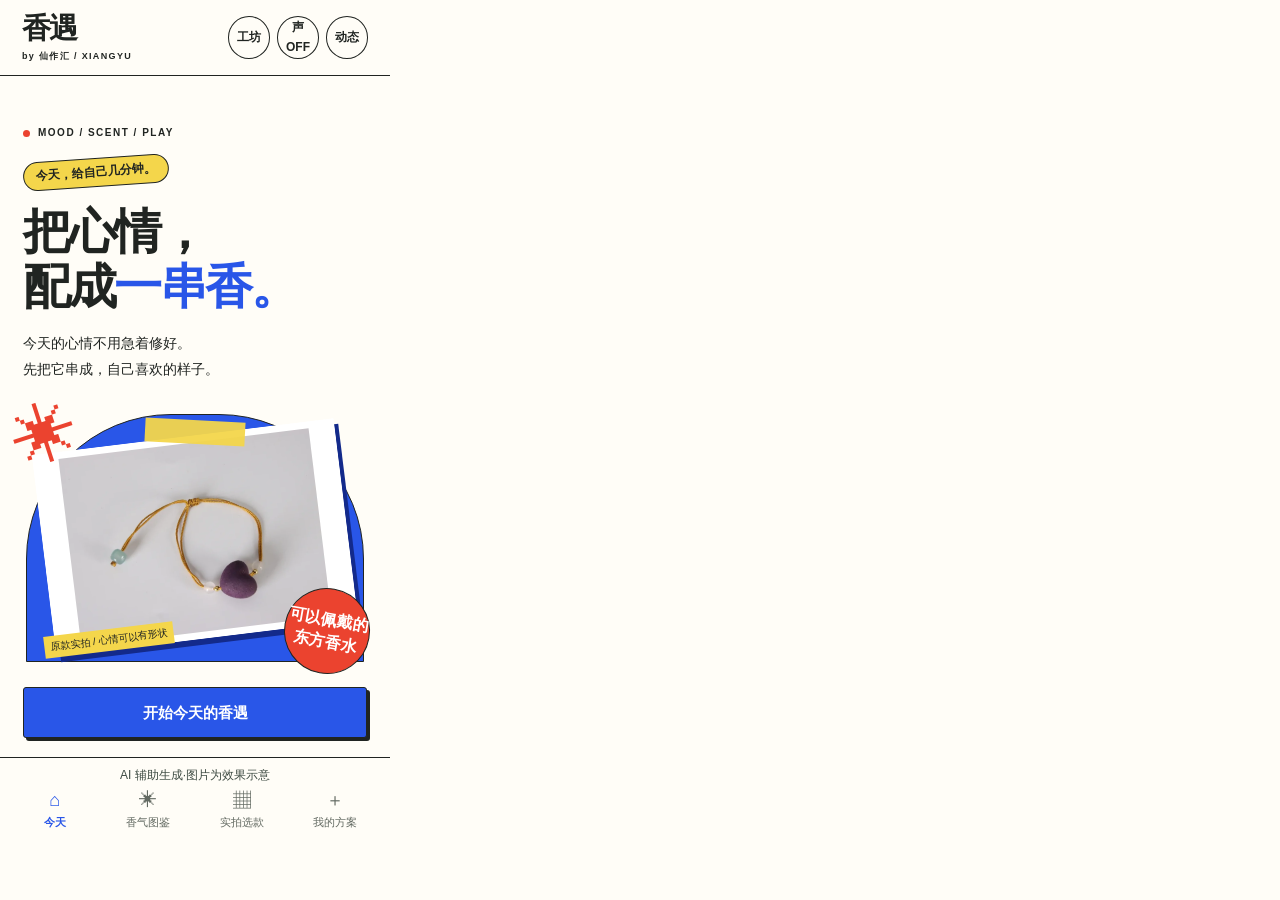
<file: design-preview.html>
<!doctype html><html lang="zh-CN"><meta charset="utf-8"><meta name="viewport" content="width=device-width,initial-scale=1"><title>香遇 · 手机设计预览</title><style>*{box-sizing:border-box}body{margin:0;background:#fffdf7}iframe{display:block;border:0;height:844px;max-width:100%;margin:0}p{font:12px sans-serif;margin:10px}</style><iframe id="device" title="香遇手机舞台"></iframe><script>const p=new URLSearchParams(location.search),w=Number(p.get('width')),routes=['home','checkin','quiz','main','aux','color','size','ritual','result','share','plan','atlas','library','contact','workshop','about','craft'];document.getElementById('device').style.width=([360,375,390,430].includes(w)?w:390)+'px';const r=p.get('screen');document.getElementById('device').src='index.html#'+(routes.includes(r)?r:'home');</script></html>
</file>
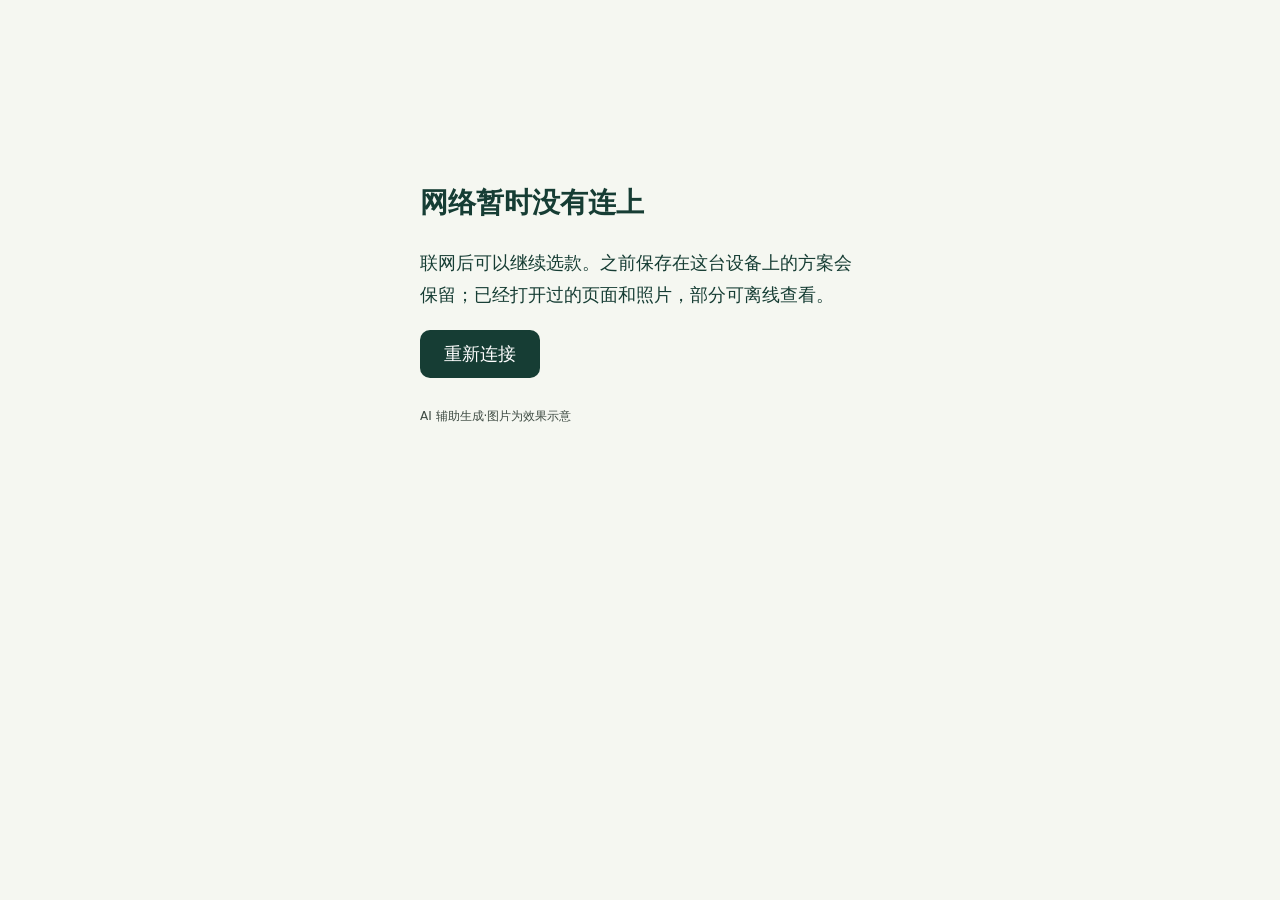
<file: offline.html>
<!doctype html>
<html lang="zh-CN"><head><meta name="xiangyu-app" content="offline-v1.2"><meta charset="utf-8"><meta name="viewport" content="width=device-width,initial-scale=1"><meta name="theme-color" content="#163d34"><title>香遇 · 暂时离线</title><style>body{font:18px/1.8 system-ui,sans-serif;color:#163d34;background:#f5f7f1;max-width:440px;margin:15vh auto;padding:24px}h1{font-size:28px}button{font:inherit;min-height:48px;padding:8px 24px;background:#163d34;color:white;border:0;border-radius:10px}</style></head><body><h1>网络暂时没有连上</h1><p>联网后可以继续选款。之前保存在这台设备上的方案会保留；已经打开过的页面和照片，部分可离线查看。</p><button onclick="location.reload()">重新连接</button><p style="font-size:12px;color:#3d4a42;margin-top:28px">AI 辅助生成·图片为效果示意</p></body></html>
</file>
<file: play.css>
@charset "UTF-8";
:root{--paper:#fffdf7;--ink:#202421;--blue:#2956e8;--red:#eb432f;--yellow:#f4d64b;--pink:#f2a7bd;--green:#2e755f;--line:#242820;--soft:#ecebe3;--muted:#626961}
*{box-sizing:border-box}html{scroll-behavior:smooth;scrollbar-width:none}html::-webkit-scrollbar{display:none}body{margin:0;background:#ecebe3;color:var(--ink);font-family:Arial,'PingFang SC','Microsoft YaHei',sans-serif;font-size:16px;line-height:1.6}button,input,textarea,select{font:inherit}button,a,input,select,textarea{-webkit-tap-highlight-color:transparent}button{cursor:pointer;color:inherit}button:focus-visible,a:focus-visible,input:focus-visible,select:focus-visible,textarea:focus-visible{outline:3px solid var(--blue);outline-offset:4px}[hidden]{display:none!important}button{touch-action:manipulation}a{color:inherit}.stage{width:min(100%,430px);min-height:100svh;margin:auto;background:var(--paper);position:relative;box-shadow:0 0 0 1px #20242118}.masthead{height:76px;padding:14px 22px;display:flex;align-items:center;justify-content:space-between;border-bottom:1.5px solid var(--ink);position:relative;z-index:10;background:var(--paper)}.brand{border:0;background:transparent;text-align:left;line-height:1.1;padding:0;font-weight:950;font-size:29px;letter-spacing:-2px}.brand small{display:block;letter-spacing:.15em;font-size:9px;font-weight:600;margin-top:7px}.header-right{display:flex;gap:7px}.icon-btn{background:transparent;border:1.3px solid var(--ink);width:42px;min-height:42px;border-radius:50%;font-size:12px;font-weight:800}.icon-btn[aria-pressed=true]{background:var(--blue);color:white}.page{padding:24px 23px 112px;min-height:calc(100svh - 76px)}.page.quiet{background:#fffefb}.eyebrow{font-size:10px;letter-spacing:.15em;font-weight:800;text-transform:uppercase;display:flex;align-items:center;gap:8px;margin:0 0 17px}.eyebrow:before{content:'';width:7px;height:7px;border-radius:50%;background:var(--red)}h1,h2,h3,p{margin-top:0}h1{font-size:43px;line-height:1.12;font-weight:950;letter-spacing:-2.5px;margin-bottom:18px}h2{font-size:32px;line-height:1.25;letter-spacing:-1.5px;margin-bottom:14px}h3{font-size:19px;line-height:1.35;letter-spacing:-.5px;margin-bottom:8px}.muted{color:var(--muted);font-size:14px}.tiny{font-size:11px;line-height:1.7;color:var(--muted)}.intro{font-size:15px;line-height:1.85;max-width:33ch}.accent{color:var(--red)}.italic{font-family:Georgia,serif;font-style:italic;letter-spacing:-1px;font-weight:400}.pill{display:inline-block;background:var(--yellow);border:1px solid var(--ink);border-radius:30px;padding:4px 12px;font-size:12px;transform:rotate(-4deg);font-weight:800}.hero{padding-top:25px}.hero h1{font-size:48px;line-height:1.14;margin-bottom:8px}.hero h1 .blue{color:var(--blue)}.hero .intro{font-size:14px;max-width:none;margin:16px 0}.hero-visual{position:relative;margin:32px 3px 25px;height:248px;background:var(--blue);border:1.5px solid var(--ink);border-radius:145px 145px 0 0;isolation:isolate}.hero-photo{position:absolute;right:16px;top:21px;bottom:22px;width:calc(100% - 32px);height:calc(100% - 43px);object-fit:contain;background:#fff;transform:rotate(-7deg);border:7px solid white;box-shadow:4px 6px 0 #132a8b}.hero-tape{position:absolute;background:var(--yellow);height:24px;width:100px;left:calc(50% - 50px);top:5px;transform:rotate(3deg);z-index:2;opacity:.95}.circle-sticker{position:absolute;right:-7px;bottom:-13px;width:86px;height:86px;border-radius:50%;background:var(--red);border:1.5px solid var(--ink);color:white;display:grid;place-content:center;font-size:16px;line-height:1.35;text-align:center;transform:rotate(10deg);font-weight:900}.hero-caption{position:absolute;bottom:10px;left:17px;background:var(--yellow);font-size:10px;padding:3px 6px;transform:rotate(-7deg)}.scribble{font-family:Georgia,serif;position:absolute;left:-13px;top:-31px;font-size:65px;color:var(--red);z-index:3;transform:rotate(-18deg)}.actions{display:flex;flex-direction:column;gap:11px;margin-top:22px}.btn{border:1.5px solid var(--ink);border-radius:3px;background:var(--yellow);font-size:15px;font-weight:800;min-height:51px;padding:13px 17px;line-height:1.5;text-decoration:none;text-align:center;display:inline-flex;justify-content:center;align-items:center;gap:8px;box-shadow:3px 3px 0 var(--ink)}.btn:active{transform:translate(2px,2px);box-shadow:1px 1px 0 var(--ink)}.btn.blue{background:var(--blue);color:white}.btn.white{background:transparent;box-shadow:none}.btn.small{padding:8px 12px;min-height:44px;font-size:13px}.btn:disabled{opacity:.45;cursor:not-allowed}.text-btn{background:none;border:0;text-decoration:underline;text-underline-offset:5px;font-size:13px;min-height:44px;padding:8px;color:var(--muted)}.footer-nav{display:grid;grid-template-columns:repeat(4,1fr);position:fixed;bottom:0;left:50%;transform:translateX(-50%);width:min(100%,430px);background:var(--paper);border-top:1.5px solid var(--ink);padding:9px 8px max(10px,env(safe-area-inset-bottom));z-index:30}.footer-nav button{border:0;background:transparent;min-height:46px;font-size:11px;line-height:1.5;display:grid;justify-items:center;color:var(--muted)}.footer-nav button b{font-size:18px;line-height:1.25;font-weight:500}.footer-nav button[aria-current=page]{color:var(--blue);font-weight:900}.home-links{display:flex;justify-content:space-between;gap:4px;border-top:1px solid #d6d7cd;margin-top:22px;padding-top:7px}.backrow{display:flex;align-items:center;justify-content:space-between;margin-bottom:22px}.back{border:0;background:none;font-size:12px;padding:7px 0;min-height:40px}.progress{display:flex;gap:5px}.progress i{display:block;width:27px;height:4px;background:#dedfd6}.progress i.done{background:var(--blue)}.chapter{font:italic 16px Georgia,serif;margin-bottom:5px;color:var(--blue)}.weather-grid{display:grid;grid-template-columns:1fr 1fr;gap:10px;margin-top:24px}.option{min-height:108px;background:var(--paper);border:1.5px solid #c8ccc3;text-align:left;padding:16px;border-radius:4px;position:relative;transition:transform .18s,background .18s}.option strong{display:block;font-size:16px;font-weight:800;margin-top:5px}.option small{display:block;font-size:12px;line-height:1.6;color:var(--muted)}.option .symbol{font-size:28px;line-height:1;font-weight:400;color:var(--blue)}.option.selected{border-color:var(--ink);background:var(--yellow);box-shadow:3px 3px 0 var(--ink);transform:rotate(-1.5deg)}.option.selected:after{content:'✓';position:absolute;right:9px;top:7px;font-size:12px;font-weight:bold}.chips{display:flex;flex-wrap:wrap;gap:9px;margin:22px 0}.chip{border:1.3px solid #919a8d;background:var(--paper);padding:10px 16px;border-radius:35px;min-height:44px;font-size:14px}.chip.on{background:var(--blue);color:white;border-color:var(--blue)}.acceptance{background:#f1f1e7;padding:16px 18px;margin-top:20px;border-left:3px solid var(--green);font-size:15px}.label{display:block;font-size:14px;margin:17px 0 7px;font-weight:700}input[type=text],input[type=search],textarea,select{width:100%;background:white;border:1.3px solid #acb4a5;border-radius:4px;padding:13px;color:var(--ink);min-height:48px;font-size:16px}textarea{resize:vertical;min-height:100px}input[type=range]{width:100%;accent-color:var(--blue);min-height:36px}.field-pair{display:grid;grid-template-columns:1fr 1fr;gap:14px}.field-pair>div{min-width:0}.breath-area{min-height:310px;display:grid;place-items:center;position:relative}.breath-orbit{width:205px;height:205px;border:1px solid #d8d9cd;border-radius:50%;display:grid;place-items:center;position:relative}.breath-orbit:after{content:'';position:absolute;inset:-22px;border:1px dashed #d8d9cd;border-radius:50%}.breath-disc{width:158px;height:158px;background:#dce8de;border-radius:50%;display:flex;flex-direction:column;align-items:center;justify-content:center;position:relative;z-index:1;animation:breathe 12s ease-in-out infinite}.breath-disc strong{font-size:27px;font-weight:500;letter-spacing:5px}.breath-disc span{font:14px Georgia,serif;margin-top:6px;color:var(--green)}@keyframes breathe{0%,100%{transform:scale(.87)}25%{transform:scale(1.15)}50%{transform:scale(1.15)}75%{transform:scale(.87)}}.breath-note{text-align:center;font-size:13px;color:var(--green)}.ingredient-card{border:1.5px solid var(--ink);padding:21px;margin:15px 0;position:relative;background:var(--pink);border-radius:5px;overflow:hidden}.ingredient-card.blue-card{background:#e3ebff}.ingredient-card.yellow-card{background:#f9e9a0}.ingredient-card .scent-number{font:italic 35px Georgia,serif;color:#0005;position:absolute;right:18px;top:15px}.ingredient-card h3{font-size:24px;max-width:80%;margin-bottom:8px}.ingredient-card p{font-size:14px;line-height:1.7;margin-bottom:12px}.ingredient-card.chosen{box-shadow:4px 4px 0 var(--ink)}.ingredient-card .row{display:flex;gap:8px}.ingredient-card button{flex:1;min-height:43px;padding:8px;font-size:13px;background:#fff9;border:1px solid var(--ink);border-radius:3px}.ingredient-card .back-note{font-size:12px;padding:12px;background:#fffc;margin:10px 0}.preview-circle{width:100%;height:250px;display:block;background:#f4f4e9;border-radius:50%}.preview-caption{text-align:center;font-size:11px;color:var(--muted);margin-top:9px}.palette-row{display:grid;grid-template-columns:repeat(3,1fr);gap:10px;margin-top:22px}.palette{padding:14px 4px;border:1.4px solid #b2b8aa;background:white;border-radius:4px;font-size:11px;min-height:84px}.palette.on{border-color:var(--blue);box-shadow:2px 2px 0 var(--blue)}.palette i{display:inline-block;width:24px;height:24px;border-radius:50%;margin:0 2px;border:1px solid #0002}.size-preview{background:#f0f0e6;padding:16px;text-align:center;border:1px dashed #919a8d;margin:20px 0}.size-preview b{font-size:24px;color:var(--blue)}.ritual-zone{display:grid;place-items:center;min-height:265px;position:relative}.ritual-ring{position:absolute;width:254px;height:254px;border-radius:50%;border:1px dashed #b9bcae;animation:rotate 32s linear infinite}.ritual-ring:after{content:'·';position:absolute;top:-22px;left:120px;color:var(--red);font-size:40px}.ritual-orb{width:187px;height:187px;border-radius:50%;border:1px solid #202421;background:radial-gradient(circle at 33% 28%,#94a28a,#647c63 57%,#244e3d);box-shadow:inset -12px -13px 20px #0003,8px 12px 0 #20242115;display:grid;place-items:center;color:white;font:italic 48px Georgia,serif;touch-action:none}.ritual-orb:active{transform:rotate(18deg) scale(.96)}@keyframes rotate{to{transform:rotate(360deg)}}.ritual-tabs{display:grid;grid-template-columns:repeat(4,1fr);gap:7px;margin-top:8px}.ritual-tabs span{font-size:12px;text-align:center;border-bottom:3px solid #dedfd6;padding-bottom:10px}.ritual-tabs span.done{border-color:var(--blue);color:var(--blue);font-weight:bold}.tap-note{text-align:center;margin-top:18px;font-size:14px}.result-stamp{font:italic 13px Georgia,serif;color:var(--blue);letter-spacing:1px;display:flex;justify-content:space-between}.result-title{text-align:center;margin-top:21px}.result-title h1{font-size:38px}.result-title .pill{margin-top:4px;background:var(--pink)}.result-quote{text-align:center;margin:20px 10px;font-size:15px;line-height:1.85}.ticket{border:1px solid #9ca694;border-radius:3px;padding:18px;margin-top:20px;position:relative;background:#f3f4eb}.ticket dl{margin:0;display:grid;grid-template-columns:70px 1fr;gap:9px;font-size:13px}.ticket dt{color:var(--muted)}.ticket dd{margin:0;font-weight:600;word-break:break-word}.section-label{display:flex;justify-content:space-between;align-items:center;margin:26px 0 12px}.section-label b{font-size:16px}.section-label span{font-size:11px;color:var(--muted)}.photo-grid{display:grid;grid-template-columns:1fr 1fr;gap:15px 11px}.photo-card{min-width:0;background:#fff;border:1px solid #bdc2b5;padding:7px 7px 11px;position:relative}.photo-card:nth-child(3n+1){transform:rotate(-1deg)}.photo-card img{display:block;width:100%;aspect-ratio:4/3;object-fit:contain;background:#fff}.photo-card h3{font-size:12px;line-height:1.55;margin:9px 2px 4px;word-break:break-word}.photo-card p{font-size:10px;color:var(--muted);margin:0 2px 8px}.photo-card button{width:100%;border:1px solid var(--ink);background:var(--paper);min-height:40px;font-size:12px}.photo-card.selected{outline:2px solid var(--blue)}.photo-card.selected button{background:var(--blue);color:white}.card-image{display:block;width:100%;height:auto;border:1px solid var(--ink);margin:22px 0 12px}.share-placeholder{background:#e9eade;padding:30px 20px;border:1px dashed var(--ink)}.nav-tabs{display:flex;gap:7px;overflow-x:auto;max-width:100%;padding-bottom:9px}.nav-tabs button{white-space:nowrap;border:1px solid #9da693;background:white;padding:8px 12px;border-radius:30px;min-height:42px;font-size:12px}.nav-tabs button.active{background:var(--blue);color:white}.atlas-grid{display:grid;grid-template-columns:1fr 1fr;gap:12px;margin-top:20px}.atlas-item{border:1px solid #c7cbbd;padding:17px 12px;border-radius:4px;background:#f0f1e9;min-height:125px}.atlas-item.unlocked{background:var(--yellow);border-color:var(--ink)}.atlas-item .num{font:italic 24px Georgia,serif;display:block;color:#737d6b}.atlas-item strong{display:block;font-size:16px;margin-top:9px}.atlas-item small{font-size:11px}.diary-item{border-top:1px solid #c7cbbd;padding:15px 0}.diary-item button{border:0;background:transparent;text-align:left;min-height:44px;width:100%;font-size:14px}.info-row{border-top:1px solid #c7cbbd;padding:19px 0;font-size:14px}.info-row b{display:block;font-size:17px;margin-bottom:6px}.contact-code{background:var(--blue);color:white;text-align:center;border:1.5px solid var(--ink);padding:24px 8px;margin:25px 0}.contact-code b{font-size:29px;letter-spacing:1px;display:block}.contact-code span{font-size:12px}.contact-code button{background:white;color:var(--blue);border:0;padding:10px 20px;font-size:13px;margin-top:16px;min-height:44px}.order-list{padding-left:22px;font-size:14px;line-height:2.2}.callout{font-size:12px;line-height:1.8;background:#f4f1e5;padding:13px;border-left:2px solid var(--red);margin:20px 0}.art{width:100%;height:150px;object-fit:contain;margin-top:15px}.illustration-label{font-size:10px;color:var(--muted);text-align:right}.studio-wrap{padding:0 0 88px}.studio-intro{padding:18px 21px 0;font-size:12px}.studio-intro h2{font-size:27px}.studio-wrap iframe{width:100%;height:calc(100svh - 230px);min-height:590px;display:block;border:0;background:var(--paper)}.studio-actions{padding:12px 20px;display:flex;gap:8px}.studio-actions .btn{flex:1;font-size:12px;padding:10px 4px}.copy-fallback{width:100%;min-height:110px;margin-top:14px}.toast{position:fixed;z-index:90;bottom:90px;left:50%;transform:translateX(-50%);background:var(--ink);color:white;padding:13px 20px;max-width:90vw;width:max-content;border-radius:6px;font-size:13px;box-shadow:0 2px 10px #0003}.desktop-note{position:fixed;top:24%;width:240px;font-size:15px;line-height:2;left:calc(50% - 530px);color:#3f4b40;transform:rotate(-6deg)}.desktop-note b{display:block;font-size:38px;line-height:1.3;letter-spacing:-2px;color:var(--blue)}.desktop-right{left:auto;right:calc(50% - 535px);top:39%;transform:rotate(6deg);width:220px}.desktop-right b{color:var(--red)}.desktop-art{display:block;width:240px;max-height:220px;object-fit:contain}.section-ribbon{background:var(--yellow);border:1px solid var(--ink);padding:9px 13px;margin-top:23px;font-size:12px;transform:rotate(-1deg)}.empty{padding:30px 18px;background:#f2f2e9;border:1px dashed #9ba793;text-align:center;font-size:14px}.loading{padding:30px 20px;text-align:center}.paused *,body.paused *:before,body.paused *:after{animation-play-state:paused!important;transition:none!important;scroll-behavior:auto!important}.route-enter{animation:enter .24s ease-out}@keyframes enter{from{opacity:.5;transform:translateY(8px)}to{opacity:1;transform:none}}@media(max-width:1000px){.desktop-note{display:none}}@media(max-width:374px){.page{padding:21px 18px 108px}.hero h1{font-size:44px}h1{font-size:39px}.hero-visual{height:224px}.field-pair{gap:9px}.masthead{padding:13px 18px}.ritual-zone{min-height:270px}}@media(prefers-reduced-motion:reduce){*,*:before,*:after{animation:none!important;transition:none!important;scroll-behavior:auto!important}.breath-disc{transform:none!important}}

.page[data-route=result]{padding-bottom:250px}.page[data-route=result] .actions{position:fixed;bottom:78px;left:50%;transform:translateX(-50%);width:min(calc(100% - 46px),384px);z-index:24;background:var(--paper);padding:10px 0 13px;margin:0;border-top:1px solid #b9c1ae;gap:8px}.page[data-route=result] .actions .btn{min-height:47px;padding:10px 14px}
</file>
<file: v30.css>
/* v30: quiet utility pages, responsive controls and honest empty states. */
.skip-link{position:fixed;left:12px;top:-80px;z-index:110;background:#fffdf7;border:2px solid #2956e8;padding:12px}.skip-link:focus{top:12px}
.stage{min-height:100dvh}.page{min-width:0}.page h1{overflow-wrap:anywhere}.page h1:focus,.page h2:focus{outline:none}input,textarea,select,button{max-width:100%}input,textarea,select{scroll-margin-top:20px}textarea{line-height:1.7}.page [readonly]{background:#f3f4eb}.header-right{flex-shrink:0}.home-links{flex-wrap:wrap}.footer-nav{padding-bottom:max(10px,env(safe-area-inset-bottom))}.photo-card .photo-zoom{display:block;background:#fff;border:0;padding:0;min-height:0;aspect-ratio:4/3;overflow:hidden;position:relative}.photo-card .photo-zoom:after{content:'↗';position:absolute;right:4px;bottom:4px;width:22px;height:22px;display:grid;place-items:center;border:1px solid #202421;background:#fffdf7;font-size:13px}.photo-card .photo-zoom img{width:100%;height:100%;object-fit:contain}.photo-card.selected .photo-zoom{background:white}.photo-unavailable{font-size:11px;display:grid;height:100%;place-content:center;padding:10px;background:#f1f1e7}.photo-card{content-visibility:auto;contain-intrinsic-size:auto 235px}.photo-card h3{min-height:38px}.selection-tray{position:sticky;bottom:78px;z-index:12;background:#fffdf7f5;border:1px solid #202421;padding:12px;box-shadow:3px 3px 0 #20242122}.selection-tray b{font-size:13px}.selection-tray .btn{min-height:44px;padding:9px 12px;font-size:13px}.page[data-route=library]{padding-bottom:105px}.atlas-item{width:100%;text-align:left;color:#202421;cursor:pointer}.atlas-item strong{line-height:1.5;overflow-wrap:anywhere}.atlas-item:focus-visible{outline:3px solid #2956e8}.atlas-detail{border:1.5px solid #202421;padding:23px;margin-top:24px;background:#e3ebff}.atlas-detail p{font-size:14px}.atlas-detail .actions{margin-top:12px}.diary-item button{display:block;line-height:1.8}.workshop-note{margin-top:30px;border-top:2px solid #2956e8;padding-top:25px;scroll-margin-top:20px}.workshop-note h2{font-size:26px}.workshop-note textarea{min-height:200px}.faq{margin-top:30px;border-top:1px solid #b9c1ae;padding-top:22px}.faq h2{font-size:24px}.faq details{border-bottom:1px solid #d6d7cd;padding:15px 0}.faq summary{font-size:14px;font-weight:700;cursor:pointer;min-height:28px}.faq p{font-size:13px;margin:12px 0 2px;line-height:1.9;color:#626961}.studio-wrap{position:relative}.studio-loading{padding:24px 20px;margin:0 20px;border:1px dashed #acb4a5;color:#626961;text-align:center;font-size:14px}.studio-loading .btn{display:flex;margin-top:12px}.studio-wrap iframe:not([src]):not([srcdoc]){height:0;min-height:0}.studio-intro{padding-top:24px}.studio-wrap iframe{height:calc(100dvh - 210px);min-height:520px}.studio-actions{flex-wrap:wrap}.studio-actions .btn{min-width:145px}.card-image{object-fit:contain}.share-placeholder{min-height:100px}.page[data-route=share]{padding-bottom:130px}.page[data-route=contact] .order-list{padding-left:20px;line-height:2}.page[data-route=contact] .info-row{line-height:1.9}.art{content-visibility:auto}.toast{overflow-wrap:anywhere;max-height:36dvh;overflow-y:auto;pointer-events:none}.backrow{gap:12px}.progress{flex-shrink:0}
@media(max-width:374px){.page{padding-left:18px;padding-right:18px}h1{font-size:37px;letter-spacing:-1.8px}.hero h1{font-size:42px}.masthead{padding-left:18px;padding-right:18px}.icon-btn{width:40px;height:40px;font-size:11px}.selection-tray{bottom:77px;padding:10px}.contact-code b{font-size:26px}.result-stamp{font-size:10px;gap:6px}.photo-grid{gap:14px 10px}.photo-card h3{font-size:11px}.photo-card button:not(.photo-zoom){font-size:11px}.page[data-route=result] .actions{width:calc(100% - 36px)}}
@media(max-height:730px){.breath-area{min-height:260px}.ritual-zone{min-height:235px}.ritual-ring{width:225px;height:225px}.page[data-route=result] .actions .btn{min-height:43px}.page[data-route=result]{padding-bottom:230px}}
@media(min-width:1001px){.desktop-note{width:220px;left:calc(50% - 490px)}.desktop-right{left:auto;right:calc(50% - 490px);width:210px}.desktop-note b{font-size:34px}.desktop-art{width:220px}}
/* Final pass: keep the first product row visible above the selection tray. */
.page[data-route=library] h1{font-size:36px;line-height:1.12;margin-bottom:13px}.page[data-route=library] .backrow{margin-bottom:15px}.page[data-route=library] .eyebrow{margin-bottom:12px}.page[data-route=library] .muted{margin-bottom:12px}.page[data-route=library] .label{margin-top:12px}.page[data-route=library] #gallery-result-count{margin:5px 0 12px}.selection-tray{display:grid;grid-template-columns:1fr 1fr;gap:7px}.selection-tray>b{grid-column:1/-1}.selection-tray .btn{font-size:12px;padding:8px;line-height:1.45}
.craft-ticket>strong{font-size:25px;display:block;overflow-wrap:anywhere}.craft-ticket>p{font-size:13px;margin:8px 0}.craft-chips{display:flex;flex-wrap:wrap;gap:7px;margin-top:13px}.craft-chips span{font-size:11px;border:1px solid #a7b2a0;background:#fffdf7;padding:4px 9px;border-radius:20px}.craft-photo{max-width:280px;margin:18px auto;background:#fff;content-visibility:visible}.craft-photo p{line-height:1.7;margin:9px 4px}.resume-craft{border-bottom:1px solid #d6d7cd;padding:8px 0}.resume-craft button{font-size:12px}.page[data-route=craft] h1{font-size:38px;line-height:1.14}.page[data-route=craft] .actions{margin-bottom:12px}
@media(max-width:374px){.page[data-route=craft] h1{font-size:34px}.craft-ticket>strong{font-size:22px}.craft-photo{max-width:250px}}
</file>
<file: photo-viewer.css>
.product-photo-trigger{position:relative;display:block;width:100%;min-width:0;margin:0;padding:0;border:0;border-radius:inherit;background:#fff;color:#26384d;cursor:zoom-in;overflow:hidden;font:inherit;text-align:inherit;touch-action:manipulation}
.product-photo-trigger:after{content:'放大看图';position:absolute;right:7px;bottom:7px;padding:5px 8px;border-radius:12px;background:#253349e8;color:#fff;font:11px/1.3 system-ui,sans-serif;pointer-events:none;box-shadow:0 1px 5px #0002}
.product-photo-trigger:focus-visible{outline:3px solid #735383;outline-offset:-4px}
.product-photo-trigger:disabled{cursor:default}.product-photo-trigger:disabled:after{display:none}
.product-option>.product-photo-trigger{border-radius:12px 12px 0 0}.product-option>.product-photo-trigger>img{display:block;width:100%;height:270px;aspect-ratio:1/1;object-fit:contain}
.cart-line>.product-photo-trigger{align-self:start;border-radius:8px}.cart-line>.product-photo-trigger>img{display:block;width:100%;height:100px;object-fit:contain}.cart-line>.product-photo-trigger:after{font-size:10px;right:3px;bottom:3px;padding:3px 5px}
.product-photo-dialog{width:min(1000px,calc(100vw - 24px));height:min(900px,calc(100dvh - 24px));max-width:none;max-height:none;padding:0;border:1px solid #d3d9e0;border-radius:24px;background:#faf8f1;color:#253349;box-shadow:0 18px 70px #14253955;overflow:hidden;margin:auto}
.product-photo-dialog::backdrop{background:#172334c9;backdrop-filter:blur(4px)}
.product-photo-dialog .photo-viewer-shell{height:100%;min-height:0;display:flex;flex-direction:column}
.product-photo-dialog .photo-viewer-header{display:flex;align-items:center;justify-content:space-between;gap:12px;padding:12px 15px;flex:none;border-bottom:1px solid #dce0e5;background:#faf8f1}
.product-photo-dialog .photo-viewer-header h2{font:600 16px/1.45 system-ui,sans-serif;margin:0;overflow-wrap:anywhere;display:-webkit-box;-webkit-line-clamp:2;-webkit-box-orient:vertical;overflow:hidden}
.product-photo-dialog button{font:14px/1.3 system-ui,sans-serif;min-height:44px;min-width:44px;padding:10px 13px;flex:none;border:1px solid #c6cfdb;border-radius:14px;background:#fff;color:#253349;cursor:pointer;touch-action:manipulation}
.product-photo-dialog button:focus-visible,.product-photo-dialog .photo-viewer-stage:focus-visible{outline:3px solid #82679b;outline-offset:-3px}.product-photo-dialog button:disabled{opacity:.4;cursor:default}
.product-photo-dialog .photo-viewer-stage{position:relative;flex:1;min-height:0;min-width:0;overflow:auto;overscroll-behavior:contain;background:#e8edf1;-webkit-overflow-scrolling:touch;touch-action:pan-x pan-y pinch-zoom}
.product-photo-dialog .photo-viewer-stage:not(.is-zoomed){overflow:hidden}
.product-photo-dialog .photo-viewer-canvas{display:grid;place-items:center;min-width:100%;min-height:100%;padding:12px;box-sizing:border-box}
.product-photo-dialog .photo-viewer-image{display:block;flex:none;max-width:none;max-height:none;object-fit:contain;user-select:none;-webkit-user-select:none}
.product-photo-dialog .photo-viewer-image[hidden]{display:none}.product-photo-dialog .is-zoomed{cursor:grab}.product-photo-dialog .is-zoomed:active{cursor:grabbing}
.product-photo-dialog .photo-viewer-status{position:absolute;inset:0;margin:0;display:grid;place-items:center;padding:24px;text-align:center;font-size:14px;pointer-events:none}.product-photo-dialog .photo-viewer-status[hidden]{display:none}
.product-photo-dialog .photo-viewer-footer{flex:none;padding:10px 12px max(10px,env(safe-area-inset-bottom));background:#faf8f1;border-top:1px solid #dce0e5}
.product-photo-dialog .photo-viewer-tools{display:flex;align-items:center;justify-content:center;gap:8px}.product-photo-dialog output{min-width:35px;text-align:center;font:600 14px system-ui,sans-serif}.product-photo-dialog .photo-viewer-footer p{margin:7px 0 0;font:11px/1.4 system-ui,sans-serif;text-align:center;color:#607081}
@media(max-width:650px){.mood-studio.studio-ready .product-option>.product-photo-trigger>img{height:auto;aspect-ratio:1/1}.cart-line>.product-photo-trigger>img{height:70px}.product-photo-dialog{width:calc(100vw - 12px);height:calc(100dvh - 12px - env(safe-area-inset-top));border-radius:20px}.product-photo-dialog .photo-viewer-header{padding:10px}.product-photo-dialog .photo-viewer-header h2{font-size:14px}.product-photo-dialog .photo-viewer-header button{padding:10px;min-width:64px}.product-photo-dialog .photo-viewer-footer{padding-top:8px}.product-photo-dialog .photo-viewer-tools{gap:6px}}
@supports not(height:100dvh){.product-photo-dialog{height:calc(100vh - 24px)}}
</file>
<file: play-motion.css>
/* v30 motion uses transform/opacity; product photo pixels remain untouched. */
.route-enter{animation:none}.stage{isolation:isolate}.btn,.icon-btn,.chip,.ingredient-card button,.photo-card button{transition:transform .18s ease,box-shadow .18s ease,background .18s ease}.progress i{transition:background .2s ease}.ingredient-card .back-note{animation:note-unfold .3s ease-out}@keyframes note-unfold{from{opacity:0;transform:translateY(-6px)}to{opacity:1;transform:none}}
.scent-dock{position:sticky;top:8px;z-index:8;display:grid;grid-template-columns:1fr 100px;align-items:center;background:#fffdf7f5;border:1px solid #202421;border-radius:5px;padding:8px 12px;box-shadow:3px 3px 0 #20242114;min-height:89px;margin:16px 0}.scent-dock>span{font-size:13px;font-weight:800}.scent-dock>small{font-size:9px;color:#626961;grid-column:1;grid-row:2}.scent-dock #scent-ring{grid-column:2;grid-row:1/3;width:100px}.scent-dock svg{height:76px;background:transparent}.scent-dock .landed{animation:ring-land .65s ease-out}@keyframes ring-land{30%{transform:scale(1.12) rotate(6deg)}to{transform:none}}.flying-bead{position:fixed;width:23px;height:23px;z-index:85;border-radius:50%;pointer-events:none;background:radial-gradient(circle at 30% 25%,#dec9aa,#866748 58%,#3d3328);box-shadow:0 3px 6px #0003}.scent-particle{position:absolute;left:50%;top:48%;width:6px;height:6px;border-radius:50%;pointer-events:none;z-index:3}.result-title{position:relative}.aroma-smoke{position:absolute;inset:0;pointer-events:none;overflow:hidden;border-radius:50%}.aroma-smoke i{position:absolute;left:43%;top:42%;width:54px;height:100px;border:1px solid #2e755f30;border-left:0;border-bottom:0;border-radius:60% 20% 50% 50%;opacity:0;animation:smoke-drift 5.5s ease-out infinite;animation-delay:calc(var(--i)*1.5s)}@keyframes smoke-drift{10%{opacity:.45}to{opacity:0;transform:translate(18px,-100px) rotate(35deg) scale(1.7)}}.ritual-orb{position:relative;z-index:2}.breath-area:before,.breath-area:after{content:'';position:absolute;width:210px;height:210px;border-radius:50%;background:radial-gradient(circle,#b4d8c02e 35%,#89b69b30 60%,transparent 72%);opacity:.25;pointer-events:none}.is-breathing:before,.is-breathing:after{animation:breath-glow 12s ease-in-out infinite}.is-breathing:after{width:260px;height:260px;background:transparent;border:1px solid #90b69b55}.breath-held:before,.breath-held:after{animation-play-state:paused}@keyframes breath-glow{0%,100%{transform:scale(.85);opacity:.25}25%,50%{transform:scale(1.17);opacity:.9}75%{transform:scale(.85);opacity:.25}}
.share-scene{perspective:1100px;margin:22px 0 12px;isolation:isolate;min-width:0}.share-turn{position:relative;transform-style:preserve-3d;transition:transform .55s cubic-bezier(.2,.75,.2,1);aspect-ratio:9/16}.share-scene .card-image{margin:0;width:100%;height:100%;backface-visibility:hidden;-webkit-backface-visibility:hidden}.share-back{position:absolute;inset:0;transform:rotateY(180deg);backface-visibility:hidden;-webkit-backface-visibility:hidden;background:#ecebe3;border:1px solid #202421;padding:30px 24px;display:flex;flex-direction:column;justify-content:space-between}.share-back{overflow-wrap:anywhere}.share-back span{font-size:10px;letter-spacing:.12em}.share-back b{font-size:32px;line-height:1.4;letter-spacing:-1px}.share-back p{font-size:15px;line-height:2}.share-back small{font-size:11px}.share-scene.is-back .share-turn{transform:rotateY(180deg)}
@media(hover:hover){.btn:hover{transform:translateY(-2px);box-shadow:4px 5px 0 #202421}.icon-btn:hover{transform:rotate(-7deg)}}
body.paused .share-turn,body.motion-reduced .share-turn{transition:none}body.motion-reduced .aroma-smoke,body.paused .aroma-smoke{display:none}body.paused .share-scene .share-turn,body.motion-reduced .share-scene .share-turn{transform:none}body.paused .share-back,body.motion-reduced .share-back{transform:none;display:none}body.paused .is-back .share-back,body.motion-reduced .is-back .share-back{display:flex}body.paused .is-back .card-image,body.motion-reduced .is-back .card-image{visibility:hidden}
@media(prefers-reduced-motion:reduce){*,*:before,*:after{animation:none!important;transition:none!important;scroll-behavior:auto!important}.aroma-smoke{display:none}.share-scene .share-turn{transform:none}.share-back{transform:none;display:none}.is-back .share-back{display:flex}.is-back .card-image{visibility:hidden}}
body.motion-background *,body.motion-background *:before,body.motion-background *:after{animation-play-state:paused!important}
.route-trail{position:fixed;top:env(safe-area-inset-top,0px);left:max(0px,calc(50% - 215px));width:min(100%,430px);height:3px;background:#2956e8;transform-origin:left;pointer-events:none;z-index:89}

/* Lightweight mode is capability based, never user-agent based. */
body.motion-light .aroma-smoke i{animation-duration:7s}body.motion-light .ritual-ring{animation-duration:48s}
body.motion-light .share-turn{transition-duration:.35s}
.scent-dock{scroll-margin-top:12px;contain:layout style}.scent-particle,.flying-bead,.route-trail{user-select:none}
@media(max-width:374px){.scent-dock{grid-template-columns:1fr 84px;padding:7px 10px;min-height:82px}.scent-dock #scent-ring{width:84px}.scent-dock svg{height:66px}.share-back{padding:23px 20px}.share-back b{font-size:28px}.share-back p{font-size:14px}}
@media(hover:none){.btn:hover,.icon-btn:hover{transform:none}}
</file>
<file: game-embed.css>
/* This entire component is scoped to the homepage game section. */
#xiangyu-game-embed{position:relative;margin:30px 0 27px;padding:24px 19px 20px;isolation:isolate;background:#f4d64b;border:1.5px solid #202421;box-shadow:4px 4px 0 #202421;scroll-margin-top:14px;overflow:hidden}
#xiangyu-game-embed .xyg-kicker{font-size:10px;font-weight:900;letter-spacing:.15em;margin:0 0 15px;color:#202421}
#xiangyu-game-embed h2{font-size:31px;line-height:1.2;letter-spacing:-1.5px;max-width:240px;margin:0 0 13px;color:#202421}
#xiangyu-game-embed .xyg-stamp{position:absolute;top:21px;right:17px;width:56px;height:56px;display:grid;place-content:center;border:1.4px solid #202421;border-radius:50%;background:#eb432f;color:#fffdf7;font-size:13px;font-weight:800;line-height:1.25;transform:rotate(12deg)}
#xiangyu-game-embed .xyg-description{font-size:13px;line-height:1.8;margin:0 0 15px;color:#31362c}
#xiangyu-game-embed .xyg-beads{display:flex;align-items:center;gap:3px;margin:18px 0 14px;min-height:26px}
#xiangyu-game-embed .xyg-beads i{width:25px;height:25px;flex:none;border:1px solid #202421;border-radius:50%;background:radial-gradient(circle at 34% 28%,#b88966,#72503c 67%,#483c32);box-shadow:1px 2px 0 #20242125}
#xiangyu-game-embed .xyg-beads i:nth-child(2),#xiangyu-game-embed .xyg-beads i:nth-child(6){background:radial-gradient(circle at 34% 28%,#f6edcd,#cebd8c 68%,#a5956d)}
#xiangyu-game-embed .xyg-beads i:nth-child(3){background:radial-gradient(circle at 34% 28%,#6b8a72,#31584a 68%,#263e35)}
#xiangyu-game-embed .xyg-beads i:nth-child(5){background:radial-gradient(circle at 34% 28%,#ec7868,#b2473a 68%,#773b30)}
#xiangyu-game-embed .xyg-beads span{font-size:9px;line-height:1.4;margin-left:6px;max-width:56px;color:#4a4d37}
#xiangyu-game-embed .xyg-features{font-size:11px;letter-spacing:.04em;margin:12px 0 19px;color:#454b35}
#xiangyu-game-embed .xyg-actions{display:flex;align-items:center;gap:13px}
#xiangyu-game-embed .xyg-open{border:1.5px solid #202421;border-radius:3px;background:#2956e8;color:#fff;font-weight:800;font-size:14px;min-height:48px;padding:10px 14px;display:flex;align-items:center;justify-content:space-between;gap:14px;flex:1;box-shadow:2px 2px 0 #202421;touch-action:manipulation}
#xiangyu-game-embed .xyg-open:active{transform:translate(1px,1px);box-shadow:1px 1px 0 #202421}
#xiangyu-game-embed .xyg-full{font-size:12px;font-weight:700;text-decoration:underline;text-underline-offset:4px;white-space:nowrap;min-height:44px;display:inline-flex;align-items:center;color:#202421}
#xiangyu-game-embed .xyg-panel{margin:20px -19px -20px;border-top:1.5px solid #202421;background:#fffdf7}
#xiangyu-game-embed .xyg-frame-host{background:#fffdf7;min-width:0;position:relative}
#xiangyu-game-embed iframe{display:block;width:100%;max-width:100%;height:800px;height:clamp(620px,88svh,920px);border:0;background:#fffdf7}
#xiangyu-game-embed .xyg-frame-note{font-size:10px;line-height:1.6;padding:11px 15px;margin:0;background:#ecebe3;color:#626961}
#xiangyu-game-embed.xyg-is-open .xyg-intro{display:none}
#xiangyu-game-embed.xyg-is-open{padding-top:15px}
#xiangyu-game-embed [hidden]{display:none!important}
#xiangyu-game-embed button:focus-visible,#xiangyu-game-embed a:focus-visible{outline:3px solid #202421;outline-offset:4px}
@media(max-width:360px){#xiangyu-game-embed{padding-left:15px;padding-right:15px}#xiangyu-game-embed .xyg-panel{margin-left:-15px;margin-right:-15px}#xiangyu-game-embed h2{font-size:28px}#xiangyu-game-embed .xyg-beads i{width:22px;height:22px}#xiangyu-game-embed .xyg-open{font-size:13px;padding:10px}#xiangyu-game-embed .xyg-actions{gap:10px}}
</file>
<file: game/game.css>
:root{--ink:#203d50;--muted:#728078;--paper:#f7f4eb;--line:#dddcd0;--red:#d9503e;--yellow:#efc457;--pink:#edc7c5;--teal:#447f78;--blue:#dce7e7;--sans:ui-sans-serif,system-ui,-apple-system,'PingFang SC','Microsoft YaHei',sans-serif;--serif:'Songti SC','Noto Serif CJK SC','STSong',serif}*{box-sizing:border-box}body{margin:0;color:var(--ink);background:var(--paper);font-family:var(--sans);font-size:14px;-webkit-tap-highlight-color:transparent;background-image:radial-gradient(#9b958214 .7px,transparent .7px);background-size:7px 7px}button,input,select{font:inherit;color:inherit}button,a,select{touch-action:manipulation}button{cursor:pointer;border:0;background:none}button:focus-visible,a:focus-visible,input:focus-visible,select:focus-visible{outline:3px solid var(--teal);outline-offset:4px}button:disabled{opacity:.4;cursor:not-allowed}a{color:inherit;text-decoration:none}button{transition:background .18s,transform .18s,color .18s}button:hover:not(:disabled):not(.slot){transform:translateY(-1px)}[hidden]{display:none!important}.site-header{max-width:1280px;margin:auto;padding:25px 40px 20px;display:flex;align-items:center;gap:40px;border-bottom:1px solid var(--line)}.wordmark{display:flex;gap:10px;align-items:center;font-size:22px;font-weight:700;letter-spacing:3px}.wordmark small{display:block;font-size:8px;letter-spacing:3px;margin-top:1px}.brand-mark{display:grid;place-items:center;background:var(--ink);color:var(--paper);font-family:var(--serif);font-size:25px;width:43px;height:43px;border-radius:50% 50% 45% 45%;transform:rotate(-7deg)}nav{display:flex;gap:25px;margin-left:auto}nav button{font-size:13px;padding:10px 1px}nav .nav-current{border-bottom:2px solid var(--ink);font-weight:700}nav span{background:#e6e5db;border-radius:20px;padding:2px 6px;font-size:10px}.icon-button{border:1px solid var(--line);border-radius:30px;min-height:36px;padding:0 12px;font-size:17px;white-space:nowrap}.icon-button span{font-size:10px;margin-left:6px}.icon-button[aria-pressed=true]{background:var(--ink);color:white}main{max-width:1280px;padding:0 40px;margin:auto}.intro{display:flex;justify-content:space-between;align-items:center;padding:42px 18px 38px}.eyebrow{font-size:10px;font-weight:600;letter-spacing:2px;margin:0 0 18px;text-transform:uppercase}.eyebrow>span{display:inline-block;height:7px;width:7px;background:var(--red);border-radius:50%;margin-right:7px}h1{font-size:clamp(42px,4.8vw,64px);line-height:1.2;letter-spacing:3px;margin:0;font-weight:750}h1 br{display:none}.title-scent{color:var(--red);position:relative;display:inline-block}.title-scent svg{position:absolute;bottom:-7px;left:-12%;width:126%;height:14px;fill:none;stroke:var(--red);stroke-width:3;stroke-linecap:round}.intro-copy{font-size:13px;line-height:1.9;color:#586963;margin:18px 0 0}.intro-copy br{display:none}.intro-side{display:grid;grid-template-columns:auto 100px;align-items:center;gap:3px 20px}.round-stamp{display:grid;place-items:center;border:1px solid var(--red);border-radius:50%;color:var(--red);width:78px;height:78px;transform:rotate(11deg);font-family:var(--serif);font-size:14px;line-height:1.5;text-align:center;position:relative}.round-stamp:after{content:'';position:absolute;inset:4px;border:1px dashed var(--red);border-radius:50%}.hand-doodle{width:105px;transform:rotate(9deg)}.hand-doodle svg{fill:#edc7c5;stroke:var(--ink);stroke-width:2;stroke-linecap:round;stroke-linejoin:round}.intro-side p{grid-column:1/-1;font-size:9px;letter-spacing:1px;text-align:right;line-height:1.8;margin:5px 0 0}.intro-side strong{font-size:10px;font-weight:400;letter-spacing:0}.step-line{display:flex;align-items:center;gap:20px;padding:16px 0;border-top:1px solid var(--line);border-bottom:1px solid var(--line);font-size:11px;color:#88928a}.step-line span{display:flex;align-items:center;gap:7px}.step-line span.active{color:var(--ink);font-weight:600}.step-line i{font-size:9px;font-style:normal;border:1px solid #c3c8be;width:23px;height:23px;border-radius:50%;display:grid;place-items:center}.step-line .active i{color:white;background:var(--ink);border-color:var(--ink)}.step-line b{font-weight:400;opacity:.4}.step-line small{margin-left:auto;font-size:9px}.workshop{display:grid;grid-template-columns:minmax(0,1.25fr) minmax(340px,1fr);gap:36px;padding:30px 0}.studio-column{min-width:0}.mode-bar{display:flex;align-items:center;justify-content:space-between;margin-bottom:14px}.segmented{display:flex;background:#ebece3;padding:4px;border-radius:6px;gap:1px}.segmented button{padding:7px 12px;font-size:11px;border-radius:4px}.segmented button[aria-pressed=true]{background:#fffdf5;box-shadow:0 1px 4px #203d5012;font-weight:600}.segmented span{font-size:9px;color:var(--muted)}.tiny{font-size:9px;color:var(--muted)}.bracelet-stage{position:relative;background:#e9e9dd;aspect-ratio:1.26;overflow:hidden;border-radius:9px;background-image:radial-gradient(ellipse at 48% 40%,#faf8ef80,transparent 60%),repeating-linear-gradient(0deg,transparent,transparent 3px,#615b3510 3.5px,transparent 4px)}.paper-label{position:absolute;top:24px;left:24px;font-size:8px;letter-spacing:2px;color:#7a8478}.stage-orbit{position:absolute;inset:18% 22%;border:1px solid #b9c0af48;border-radius:50%;transform:rotate(-22deg)}.bracelet{position:absolute;width:75%;aspect-ratio:1;left:12.5%;top:50%;transform:translateY(-50%);border-radius:50%;z-index:2}.bracelet:before{content:'';position:absolute;inset:17%;border:2px solid #b09c74;opacity:.6;border-radius:50%;box-shadow:0 2px 1px #fff8}.slot{position:absolute;display:grid;place-items:center;left:50%;top:50%;width:var(--d,11%);aspect-ratio:1;transform:translate(-50%,-50%);border-radius:50%;padding:0;color:#6e7a70;z-index:2;background:#f3f1e6;box-shadow:inset 0 0 0 1px #b6bcaa80;font-size:10px}.slot.empty:after{content:'+';opacity:.5}.slot.selected{outline:2px dashed var(--red);outline-offset:4px}.slot.drop-hover{outline:3px solid var(--teal);outline-offset:5px;scale:1.1}.bead-visual{display:block;width:100%;height:100%;border-radius:50%;position:relative;background:radial-gradient(circle at 29% 22%,#fff7 0,transparent 33%),radial-gradient(circle at 38% 31%,var(--bead-color) 25%,color-mix(in srgb,var(--bead-color),#1c2529 38%) 100%);box-shadow:inset -2px -3px 5px #0002,inset 1px 2px 2px #fff4,2px 5px 5px #26382922;overflow:hidden}.bead-visual:before{content:'';position:absolute;inset:0;border-radius:inherit;background:repeating-linear-gradient(63deg,transparent,transparent 2px,#34230d10 2.5px,transparent 3.5px);opacity:.75}.bead-visual:after{content:'';position:absolute;width:12%;height:9%;border-radius:50%;background:#392c2e80;top:10%;left:44%;box-shadow:0 1px 1px #fff6}.shape-oval{border-radius:46%;transform:scale(.83,1.1)}.shape-faceted{clip-path:polygon(30% 0,70% 0,100% 30%,100% 70%,70% 100%,30% 100%,0 70%,0 30%);border-radius:22%}.shape-faceted:before{background:conic-gradient(from 20deg,#fff4,transparent 15%,#0002 27%,transparent 44%,#fff3 55%,#0003 75%,#fff4)}.slot.just-added .bead-visual{animation:bead-pop .45s cubic-bezier(.2,1.5,.4,1)}@keyframes bead-pop{0%{scale:.2;translate:0 -30px;opacity:.1}65%{scale:1.13}100%{scale:1;translate:0 0;opacity:1}}.ring-center{position:absolute;left:50%;top:50%;transform:translate(-50%,-50%);text-align:center;pointer-events:none;z-index:1}.ring-center>span:first-child{display:block;font-size:29px;color:var(--red);margin-bottom:10px}.ring-center strong{font-family:var(--serif);font-weight:500;font-size:22px;line-height:1.5;letter-spacing:3px}.ring-center>span:last-child{display:block;font-size:9px;letter-spacing:2px;margin-top:12px;color:#7e887b}.stage-note{position:absolute;right:20px;top:25px;transform:rotate(8deg);font-family:var(--serif);font-size:11px;line-height:1.8;letter-spacing:1px}.stage-note svg{display:block;width:49px;fill:none;stroke:var(--ink);stroke-width:1.4}.stage-footer{position:absolute;bottom:19px;left:24px;right:24px;display:flex;justify-content:space-between;font-size:8px;color:#7d8678}.stage-footer i{display:inline-block;width:5px;height:5px;background:var(--teal);border-radius:50%;margin-right:5px}.studio-toolbar{display:flex;gap:0;margin:14px 0 22px;border:1px solid var(--line);border-radius:7px;padding:5px 0;background:#fff8}.studio-toolbar button{flex:1;min-height:37px;font-size:17px;white-space:nowrap}.studio-toolbar button+button{border-left:1px solid var(--line)}.studio-toolbar span{font-size:10px;margin-left:3px}.make-card{display:flex;align-items:center;justify-content:space-between;gap:10px;border-top:1px solid var(--line);padding-top:23px}.make-card .eyebrow{margin-bottom:9px;font-size:8px;letter-spacing:1px}.make-card h3{margin:0;font-size:19px;font-weight:600;letter-spacing:1px}.make-card p:last-child{margin:7px 0 0;font-size:10px;color:var(--muted)}.primary{background:var(--ink);color:#fffdf3;padding:14px 20px;border-radius:5px;font-size:12px;white-space:nowrap;box-shadow:0 3px 0 #122d3f}.primary span{margin-left:22px}.primary:hover{background:#315467}.studio-help{font-size:9px;line-height:1.7;color:#7a8479;margin:14px 0 0}.control-section{padding:0 0 19px;margin:0 0 20px;border-bottom:1px solid var(--line)}.control-section:last-child{border-bottom:0;margin-bottom:0;padding-bottom:0}.section-heading{display:flex;justify-content:space-between;align-items:center;margin-bottom:13px}.section-heading h2{font-size:13px;font-weight:600;margin:0;letter-spacing:.5px}.section-heading em{font-size:9px;font-style:normal;color:var(--red);margin-right:8px}.section-heading>span{font-size:8px;color:var(--muted)}.mood-options{display:grid;grid-template-columns:repeat(5,1fr);gap:5px}.mood-chip{border:1px solid var(--line);border-radius:6px;padding:9px 2px 8px;font-size:9px;background:#fffcf5}.mood-chip .mood-icon{display:block;font-size:21px;margin-bottom:5px;font-family:serif}.mood-chip[aria-pressed=true]{background:var(--ink);color:#fffdf2;border-color:var(--ink)}.recommendation{background:#e8eee5;padding:12px 14px;margin-top:11px;border-radius:5px;position:relative}.recommendation p{margin:0;font-size:10px;line-height:1.7;color:#596f64}.recommendation p:first-child{font-size:11px;font-weight:600;color:var(--ink);margin-bottom:3px}.recommendation .rec-tag{font-size:8px;letter-spacing:1px;color:#6c8273;position:absolute;top:13px;right:12px}.bead-options{display:grid;grid-template-columns:repeat(4,1fr);gap:8px}.bead-tile{border:1px solid var(--line);border-radius:6px;padding:10px 3px 9px;background:#fffcf580;touch-action:none;user-select:none;-webkit-user-select:none}.bead-tile[aria-pressed=true]{border-color:var(--ink);background:#e8e9de;box-shadow:inset 0 0 0 1px var(--ink)}.bead-tile>.bead-visual{height:26px;width:26px;margin:0 auto 8px}.bead-tile b{display:block;font-size:10px;font-weight:500}.bead-tile small{display:block;font-size:8px;color:var(--muted);margin-top:3px}.material-note{font-size:9px;color:var(--muted);margin:10px 0 0;min-height:15px}.option-row{display:flex;gap:10px;align-items:center;margin:13px 0}.option-label{font-size:10px;min-width:35px;color:#64756c}.small-options{display:flex;gap:6px;flex-wrap:wrap}.small-options button{font-size:9px;border:1px solid var(--line);border-radius:4px;padding:6px 10px;min-height:29px}.small-options button[aria-pressed=true]{border-color:var(--ink);background:#e5e8dd}.palette-options button{padding:6px 8px;font-size:8px}.palette-dot{width:7px;height:7px;border-radius:50%;display:inline-block;margin-right:4px}.color-options{display:flex;gap:7px}.color-options button{width:20px;height:20px;border-radius:50%;border:3px solid var(--paper);outline:1px solid #c0c6b8}.color-options button[aria-pressed=true]{outline:2px solid var(--ink)}select{border:1px solid var(--line);background:#fffcf5;border-radius:4px;font-size:10px;padding:7px 28px 7px 9px}.option-row>small{font-size:8px;color:var(--muted)}.bottom-note{border-top:1px solid var(--line);border-bottom:1px solid var(--line);display:flex;align-items:center;gap:14px;padding:23px 0}.small-flower{font-size:39px;color:var(--red)}.bottom-note p{font-size:11px;line-height:1.8;margin:0}.bottom-note small{font-size:9px;color:var(--muted)}.bottom-note button{margin-left:auto;font-size:10px;white-space:nowrap}.bottom-note button span{margin-left:16px}footer{max-width:1280px;padding:25px 40px;margin:auto;display:flex;justify-content:space-between;font-size:9px;color:#859184}footer>span:first-child{font-size:11px;color:var(--ink)}.toast{position:fixed;bottom:30px;left:50%;transform:translate(-50%,12px);opacity:0;background:var(--ink);color:white;border-radius:6px;padding:12px 20px;font-size:12px;z-index:20;transition:opacity .2s,transform .2s;max-width:90vw;text-align:center;pointer-events:none;box-shadow:0 5px 20px #0002}.toast.show{opacity:1;transform:translate(-50%,0)}dialog{border:1px solid var(--line);border-radius:13px;background:var(--paper);color:var(--ink);padding:25px;max-width:740px;width:calc(100% - 32px);max-height:90dvh;overflow-y:auto;box-shadow:0 20px 70px #102a3840}dialog::backdrop{background:#172d3f80;backdrop-filter:blur(5px)}.dialog-top{display:flex;justify-content:space-between;align-items:center;margin-bottom:20px}.dialog-top .eyebrow{margin:0;font-size:8px}.close-button{font-size:27px;padding:0 5px;line-height:1}.dialog-title{font-family:var(--serif);font-size:30px;margin:0 0 8px}.dialog-copy{font-size:11px;line-height:1.8;color:var(--muted);margin:0 0 22px}.result-layout{display:grid;grid-template-columns:1fr 1fr;gap:24px}.artwork-preview{display:block;width:100%;border:1px solid var(--line);border-radius:5px;box-shadow:0 7px 15px #203d5010}.name-input{width:100%;background:#fff9;border:1px solid var(--line);border-radius:5px;font-size:15px;padding:11px;margin:8px 0 15px}.field-label{font-size:10px}.recipe-row{display:flex;justify-content:space-between;gap:10px;font-size:11px;padding:8px 0;border-bottom:1px solid var(--line)}.recipe-row i{display:inline-block;width:7px;height:7px;background:var(--c);border-radius:50%;margin-right:6px}.recipe-note{font-size:9px;color:var(--muted);line-height:1.8}.result-actions{display:grid;grid-template-columns:1fr 1fr;gap:8px;margin-top:20px}.result-actions button{border:1px solid var(--line);background:#fff8;border-radius:5px;padding:11px 7px;font-size:10px}.result-actions .primary{grid-column:1/-1;background:var(--ink);color:white}.result-actions .share-button{grid-column:1/-1}.challenge-list{display:grid;gap:12px}.challenge-card{border:1px solid var(--line);padding:18px;border-radius:7px;background:#fff6;display:grid;grid-template-columns:1fr auto;gap:5px 12px}.challenge-card h3{margin:0;font-size:16px;font-family:var(--serif)}.challenge-card p{margin:4px 0;font-size:10px;line-height:1.8;color:var(--muted)}.challenge-card button{grid-column:2;grid-row:1/4;align-self:center;font-size:11px;border:1px solid var(--ink);border-radius:5px;padding:9px 13px}.challenge-card.locked{opacity:.55}.challenge-card .pass-tag{font-size:9px;color:var(--teal)}.challenge-panel{margin:0 0 20px;background:#f3e6bc;padding:14px;border-radius:6px}.challenge-panel h3{font-size:12px;margin:0 0 7px}.challenge-panel p{font-size:10px;margin:4px 0;line-height:1.7}.challenge-checks{display:flex;gap:8px;flex-wrap:wrap;margin-top:7px}.challenge-checks span{font-size:9px;color:#7e7352}.challenge-checks span.ok{color:var(--teal)}.progress-track{height:3px;background:#d8c68e;margin-top:10px;border-radius:3px;overflow:hidden}.progress-track i{display:block;background:var(--teal);height:100%;transition:width .3s}.collection-grid{display:grid;grid-template-columns:repeat(2,1fr);gap:12px}.work-card{border:1px solid var(--line);border-radius:7px;background:#fff6;padding:16px;min-width:0}.work-card h3{font-family:var(--serif);margin:0 0 6px;font-size:19px;overflow-wrap:anywhere}.work-card p{font-size:10px;color:var(--muted);line-height:1.8}.work-swatches{display:flex;margin:12px 0;gap:4px;flex-wrap:wrap}.work-swatches i{width:13px;height:13px;border-radius:50%;background:var(--c);box-shadow:inset -2px -2px 3px #0003}.work-actions{display:flex;gap:8px;flex-wrap:wrap}.work-actions button{border:1px solid var(--line);border-radius:4px;padding:6px 9px;font-size:10px}.achievement-grid{display:grid;grid-template-columns:repeat(4,1fr);gap:8px;margin:20px 0}.achievement{padding:12px 5px;border:1px dashed #c6cbbf;border-radius:7px;text-align:center;font-size:9px;color:#8a9489}.achievement span{display:block;font-size:24px;margin-bottom:5px}.achievement.unlocked{background:#e6eee3;color:var(--ink);border-style:solid}.achievement small{font-size:8px;display:block;margin-top:5px}.empty-message{padding:40px 20px;text-align:center;color:var(--muted);line-height:2;font-size:12px}.guide-list{padding-left:22px;font-size:13px;line-height:2.2}.share-link{width:100%;border:1px solid var(--line);padding:8px;font-size:11px;overflow-wrap:anywhere}.dragging-body{cursor:grabbing}#dragGhost{position:fixed;width:40px;height:40px;border-radius:50%;pointer-events:none;z-index:100;opacity:.85;transform:translate(-50%,-50%);filter:drop-shadow(0 4px 5px #0003)}.synthesizing .bracelet{animation:synth 1s ease-in-out}.synthesizing .stage-orbit{animation:glow 1s ease-out}@keyframes synth{0%,100%{transform:translateY(-50%) rotate(0)}50%{transform:translateY(-50%) rotate(12deg) scale(.96)}}@keyframes glow{50%{scale:1.2;background:#efc45744;box-shadow:0 0 40px #efc45766}}.confetti{position:fixed;top:-12px;width:7px;height:12px;z-index:30;pointer-events:none;animation:fall 1.7s ease-in forwards}@keyframes fall{to{transform:translate(var(--drift),100vh) rotate(480deg);opacity:0}}.file-tools{display:flex;gap:10px;flex-wrap:wrap;margin-top:20px;border-top:1px solid var(--line);padding-top:15px}.file-tools button,.file-tools label{cursor:pointer;font-size:10px;border:1px solid var(--line);border-radius:5px;padding:9px}.file-tools label{position:relative}.file-tools input{position:absolute;inset:0;width:100%;height:100%;opacity:0;cursor:pointer;display:block}.file-tools label:focus-within{outline:3px solid var(--teal);outline-offset:3px}.modal-loading{padding:40px;text-align:center;font-size:13px}.share-badge{padding:10px 14px;background:var(--pink);font-size:10px;border-radius:5px;margin-bottom:18px}.sticky-hint{font-size:9px;color:var(--muted)}
@media(min-width:1350px){.intro{padding-top:52px;padding-bottom:44px}.bracelet-stage{aspect-ratio:1.2}.workshop{gap:45px;padding-top:34px}.control-section{margin-bottom:22px;padding-bottom:22px}.bead-tile{padding:13px 3px 10px}.bead-tile>.bead-visual{width:29px;height:29px}}
@media(max-width:920px){.site-header{padding:20px 24px;gap:20px}main{padding:0 24px}.intro{padding:30px 0}.intro-side{grid-template-columns:auto}.hand-doodle{display:none}.intro-side p{display:none}h1{font-size:43px}.workshop{gap:23px;grid-template-columns:minmax(0,1fr) minmax(310px,1fr)}.stage-note{display:none}.bracelet-stage{aspect-ratio:1}.bracelet{width:95%;left:2.5%}.make-card{display:block}.make-card .primary{margin-top:16px;width:100%;display:flex;justify-content:space-between}.studio-toolbar span{display:block;margin:1px 0;font-size:8px}.studio-toolbar button{font-size:19px}.mode-bar>.tiny{display:none}.segmented button{padding:7px 10px}.ring-center strong{font-size:18px}.step-line{gap:10px}.intro-copy br{display:block}footer{padding:23px 24px}}
@media(max-width:700px){.site-header{padding:15px 18px;gap:14px}.wordmark{font-size:19px;gap:7px}.brand-mark{width:36px;height:36px;font-size:21px}.wordmark small{font-size:6px}nav{gap:13px}nav button{font-size:10px}nav .nav-current{display:none}nav span{display:none}.icon-button{padding:0 9px;min-height:31px}.icon-button span{display:none}main{padding:0 18px}.intro{padding:27px 0 25px;align-items:flex-start}.eyebrow{font-size:8px;letter-spacing:1px;margin-bottom:13px}h1{font-size:39px;letter-spacing:2px;line-height:1.17}h1 br{display:block}.intro-copy{font-size:11px;margin-top:15px;line-height:1.85}.intro-side{padding-top:24px}.round-stamp{width:68px;height:68px;font-size:12px}.step-line{font-size:9px;padding:13px 0;gap:9px}.step-line i{width:19px;height:19px;font-size:8px}.step-line b{font-size:8px}.step-line small{font-size:8px;max-width:62px;text-align:right;line-height:1.5}.workshop{display:flex;flex-direction:column;gap:27px;padding-top:20px}.studio-column{display:contents}.mode-bar{order:0;margin-bottom:-13px}.bracelet-stage{order:1;aspect-ratio:1.1}.studio-toolbar{order:2;margin:-18px 0 0}.challenge-panel{order:3;margin:-13px 0 0}.ingredients-panel{order:4}.make-card{order:5;display:flex;align-items:center;margin-top:-10px;padding-top:22px}.make-card .primary{width:auto;display:block;margin:0;padding:13px 16px}.primary span{margin-left:14px}.make-card h3{font-size:17px}.make-card p:last-child{font-size:9px;max-width:190px;line-height:1.7}.make-card .eyebrow{font-size:7px}.studio-help{order:6;margin-top:-14px}.bracelet{width:84%;left:8%}.paper-label{top:20px;left:19px;font-size:7px}.ring-center strong{font-size:22px}.ring-center>span:first-child{font-size:26px}.stage-note{display:block;top:20px;right:16px;font-size:9px}.stage-footer{bottom:16px;left:19px;right:19px;font-size:7px}.studio-toolbar span{display:inline;margin-left:4px;font-size:9px}.studio-toolbar button{font-size:18px}.section-heading h2{font-size:13px}.section-heading>span{font-size:9px}.mood-options{gap:7px}.mood-chip{padding:11px 2px;font-size:10px}.mood-chip .mood-icon{font-size:24px;margin-bottom:6px}.recommendation{padding:13px 15px}.recommendation p{font-size:11px}.recommendation p:first-child{font-size:12px}.bead-options{gap:9px}.bead-tile{padding:14px 3px 12px}.bead-tile>.bead-visual{height:31px;width:31px;margin-bottom:9px}.bead-tile b{font-size:11px}.bead-tile small{font-size:9px}.material-note{font-size:10px;line-height:1.6}.control-section{padding-bottom:22px;margin-bottom:22px}.option-label{font-size:11px}.small-options button{font-size:10px;padding:8px 12px}.palette-options{gap:5px}.palette-options button{font-size:9px;padding:8px}.color-options{gap:10px}.color-options button{width:23px;height:23px}.option-row{gap:9px;margin:15px 0}.option-row>small{font-size:9px}select{font-size:11px}.bottom-note{gap:10px;padding:20px 0}.bottom-note p{font-size:10px}.bottom-note small{font-size:8px;display:inline-block;max-width:250px}.bottom-note button{font-size:9px}.small-flower{font-size:30px}footer{padding:23px 18px;font-size:8px;gap:8px}footer>span:first-child{font-size:10px}.result-layout{grid-template-columns:1fr;gap:20px}.artwork-preview{max-height:44vh;width:auto;max-width:100%;margin:auto}.result-actions{margin-top:16px}.collection-grid{grid-template-columns:1fr}.achievement-grid{grid-template-columns:repeat(2,1fr)}dialog{padding:19px;max-height:92dvh}.dialog-title{font-size:26px}.challenge-card{padding:14px}.challenge-card p{font-size:10px;max-width:220px}.challenge-card button{font-size:10px;padding:8px}.dialog-copy{font-size:11px}.guide-list{font-size:12px}.color-row>.tiny{margin-left:auto;font-size:8px}}
@media(max-width:360px){.site-header{gap:8px}nav{gap:8px}.step-line{gap:5px}.step-line small{max-width:50px}.mood-options{gap:4px}.small-options button{padding:7px 8px}.color-options{gap:6px}.studio-toolbar span{display:block}.make-card .primary{padding:12px}.make-card h3{font-size:15px}.stage-note{display:none}}
@media(prefers-reduced-motion:reduce){*,*:before,*:after{animation:none!important;transition:none!important;scroll-behavior:auto!important}}

/* Keep custom names inside the thread, including long Latin or CJK names. */
.ring-center{width:44%;max-width:44%}.ring-center strong{display:block;overflow-wrap:anywhere}.ring-center strong.long-name{font-size:13px;line-height:1.5;letter-spacing:1px}.achievement-grid{grid-template-columns:repeat(auto-fit,minmax(106px,1fr))}

/* v1.1: starter designs, live progress and searchable collection */
.pattern-launch{font-size:10px;border:1px solid var(--line);border-radius:5px;padding:8px 10px;background:#fff7;white-space:nowrap}
.live-string{display:flex;align-items:center;gap:9px;padding:6px 11px;margin-bottom:20px;border:1px solid var(--line);background:#faf8f0;border-radius:6px}
.mini-string{width:48px;height:48px;flex:none}.live-string strong{display:block;font-size:11px}.live-string small{display:block;font-size:9px;color:var(--muted);margin-top:5px}.live-string button{margin-left:auto;font-size:10px;border-bottom:1px solid var(--line);padding:8px 2px;white-space:nowrap}
.pattern-grid{display:grid;grid-template-columns:repeat(3,1fr);gap:12px}.pattern-card{text-align:left;border:1px solid var(--line);border-radius:8px;padding:15px;background:#fff9;position:relative}.pattern-card:nth-child(2){background:#e4eeea}.pattern-card:nth-child(3){background:#f0e4ea}.pattern-card .work-ring{display:block;width:130px;height:130px;max-width:100%;margin:5px auto 12px;float:none}.pattern-card strong{display:block;font-family:var(--serif);font-size:19px;margin:7px 0 10px}.pattern-card>span:not(.pattern-icon){font-size:10px;line-height:1.9;display:block;color:#6b7b71}.pattern-card small{font-size:9px;display:block;margin-top:14px;color:var(--teal)}.pattern-icon{font-size:21px;color:var(--red)}
.collection-controls{display:grid;grid-template-columns:1.5fr 1fr 1fr;gap:9px;margin:20px 0 12px}.collection-controls label{min-width:0}.collection-controls label>span{display:block;font-size:9px;color:var(--muted);margin-bottom:5px}.collection-controls input,.collection-controls select{width:100%;padding:10px 8px;border:1px solid var(--line);border-radius:5px;background:#fff9;font-size:11px;min-height:38px}.work-card>.work-ring{width:78px;height:78px;float:right;margin-left:8px;margin-top:-3px}.work-card-info{min-height:85px}.work-card .work-actions{clear:both;padding-top:9px}.work-card h3{font-size:17px}.work-card .work-actions button{min-height:33px}
@media(max-width:700px){.live-string{position:sticky;top:8px;z-index:5;box-shadow:0 3px 10px #203d500a}.studio-toolbar button{padding:3px 1px}.studio-toolbar span{display:block;margin-left:0;font-size:8px}.pattern-launch{font-size:10px;padding:9px}.pattern-grid{grid-template-columns:1fr}.pattern-card{display:grid;grid-template-columns:82px 1fr;gap:4px 14px;padding:14px}.pattern-card .work-ring{grid-column:1;grid-row:1/5;width:82px;height:82px;align-self:center;margin:0}.pattern-card .pattern-icon{display:none}.pattern-card strong{grid-column:2;font-size:19px;margin:0 0 3px}.pattern-card>span:not(.pattern-icon){grid-column:2;font-size:10px}.pattern-card small{grid-column:2;margin:3px 0 0}.collection-controls{grid-template-columns:1fr 1fr}.collection-controls label:first-child{grid-column:1/-1}.live-string small{font-size:9px}.live-string{margin-bottom:20px}.work-card>.work-ring{width:90px;height:90px}.work-card .work-actions button{min-height:38px}}

@media(pointer:coarse){.bead-tile{touch-action:pan-y}}
</file>
<file: styles.css>
:root{--ink:#153a31;--muted:#64736b;--green:#164436;--paper:#f6f7f3;--line:#dce3d9;--gold:#b39052;--white:#fff;--serif:'Noto Serif SC','Songti SC',STSong,serif;--sans:-apple-system,BlinkMacSystemFont,'Segoe UI','PingFang SC','Microsoft YaHei',sans-serif}*{box-sizing:border-box}body{margin:0;background:var(--paper);color:var(--ink);font:16px/1.6 var(--sans)}button,input,select,textarea{font:inherit}button,a,input,select,textarea{-webkit-tap-highlight-color:transparent}button{cursor:pointer}button:focus-visible,a:focus-visible,input:focus-visible,select:focus-visible,textarea:focus-visible{outline:3px solid #c29548;outline-offset:3px}a{color:inherit}.topbar{max-width:1280px;margin:auto;display:flex;justify-content:space-between;align-items:center;padding:24px 40px;border-bottom:1px solid var(--line)}.brand{display:flex;gap:12px;text-decoration:none;align-items:center;font:25px var(--serif)}.brandmark{height:43px;width:43px;border:1px solid #9da98f;display:grid;place-items:center;border-radius:50%;font:24px var(--serif)}.brand small{display:block;font:12px/1.8 var(--sans);letter-spacing:.12em;color:var(--muted)}.demo{font-size:12px;border:1px solid var(--line);border-radius:20px;padding:5px 12px;color:var(--muted)}main{max-width:1280px;margin:0 auto;padding:38px 40px 24px}.intro{display:flex;align-items:end;justify-content:space-between;margin-bottom:30px;gap:20px}.eyebrow{font-size:12px;letter-spacing:.1em;color:var(--muted)}h1{font:400 34px/1.35 var(--serif);margin:8px 0 0}h2{font-size:19px;line-height:1.5;margin:0;font-weight:500}.intro p{margin:0;color:var(--muted);font-size:14px}.workspace{display:grid;grid-template-columns:minmax(0,1fr) minmax(0,1.15fr);gap:24px;align-items:start}.composer{background:var(--white);border:1px solid var(--line);border-radius:20px;padding:28px;position:sticky;top:20px}.section-head{display:flex;gap:12px;align-items:center;margin-bottom:18px}.step{font:14px var(--serif);color:var(--gold)}textarea{resize:vertical;min-height:140px;width:100%;padding:16px;border:1px solid var(--line);border-radius:12px;background:#f8faf6;color:var(--ink);line-height:1.75}textarea::placeholder,input::placeholder{color:#77887e;font-size:14px}.mood-chips{display:flex;flex-wrap:wrap;gap:8px;margin-top:16px}.mood-chips button{background:#fff;border:1px solid var(--line);border-radius:20px;padding:7px 12px;color:var(--muted);font-size:14px;min-height:40px}.mood-chips button.active{background:var(--green);border-color:var(--green);color:#fff}.preference-head{margin-top:30px}.field-grid{display:grid;grid-template-columns:1fr 1fr;gap:12px}.field-grid label,.field{display:flex;flex-direction:column;gap:7px;font-size:14px;color:var(--muted)}select,input[type=text],input:not([type]){width:100%;min-height:44px;padding:10px 12px;color:var(--ink);background:#fff;border:1px solid var(--line);border-radius:8px}.avoid-field{margin-top:18px}.primary,.secondary{min-height:48px;padding:12px 20px;border-radius:9px;font-size:15px;border:1px solid var(--green)}.primary{color:#fff;background:var(--green)}.primary:hover{background:#0c3026}.secondary{background:transparent;color:var(--green)}#recommend{width:100%;margin-top:24px}.fine{font-size:12px;line-height:1.75}.muted{color:var(--muted)}.notice{border-left:3px solid var(--gold);padding:10px 12px;background:#f8f1e3;font-size:13px;color:#6c5531}.design{padding:28px 30px;border:1px solid var(--line);border-radius:20px;background:#ecf1e9;overflow:hidden}.design-top{display:flex;justify-content:space-between;align-items:center;gap:14px}.design-top h2{font:400 34px/1.4 var(--serif);margin:3px 0}.style-tag{font-size:12px;border:1px solid #c5d1c3;border-radius:20px;padding:5px 10px;white-space:nowrap}.design-caption{margin:4px 0;color:var(--muted);font-size:14px}.visual{position:relative;min-height:290px;display:grid;place-items:center}.visual svg{display:block;width:100%;max-width:340px;height:auto}.visual-label{position:absolute;bottom:9px;right:0;font-size:12px;color:#6d7a71}.reason{border-bottom:1px solid #d1dccd;padding-bottom:18px;margin:10px 0 18px;font-size:14px}.scent>span{font-size:12px;color:var(--muted);display:block}.scent strong{font-size:17px;display:block;margin-top:5px;font-weight:500}.scent p{font-size:13px;color:var(--muted);margin:7px 0 20px}.spec-fields{display:flex;flex-direction:column;gap:16px}.measure label{display:flex;align-items:center;justify-content:space-between;font-size:14px;color:var(--muted)}.measure strong{font-size:16px;color:var(--ink);font-weight:500}.measure input{accent-color:var(--green);width:100%;height:24px;margin:10px 0 0}.measure p{font-size:12px;color:var(--muted);margin:1px 0 0}.spec-summary{display:grid;grid-template-columns:1.3fr 1fr;border-top:1px solid #d1dccd;padding-top:16px;margin-top:20px;gap:16px}.spec-summary small{font-size:12px;color:var(--muted);display:block}.spec-summary strong{font-size:16px;font-weight:500;display:block;margin-top:5px}.choices{margin:32px 0}.choices>.section-head{flex-wrap:wrap}.choices>.section-head>.muted{margin-left:auto;font-size:13px}.style-options{display:grid;grid-template-columns:repeat(3,1fr);gap:15px}.style-option{position:relative;text-align:left;border:1px solid var(--line);border-radius:14px;background:#fff;padding:20px;color:var(--ink);transition:background .15s}.style-option[aria-pressed=true]{border:1px solid var(--green);background:#eaf0e7;box-shadow:inset 0 0 0 1px var(--green)}.style-option span{display:block;font-size:12px;color:var(--muted)}.style-option strong{display:block;font:24px/1.5 var(--serif);margin:5px 0}.style-option p{margin:6px 0;font-size:14px}.swatches{display:flex;gap:6px;margin-top:14px}.swatches i{display:block;width:14px;height:14px;border-radius:50%;border:1px solid #00000010}.inspiration{display:grid;grid-template-columns:1fr 1fr;overflow:hidden;gap:0;border-radius:18px;border:1px solid var(--line);background:#fff}.inspiration figure{margin:0;background:#163d34;position:relative}.inspiration img{display:block;width:100%;height:100%;min-height:340px;object-fit:cover;aspect-ratio:4/3}.inspiration figcaption{position:absolute;left:18px;bottom:15px;font-size:12px;background:#132e25bf;color:#fff;padding:4px 9px;border-radius:5px}.inspiration-copy{padding:34px;display:flex;flex-direction:column;justify-content:center}.inspiration-copy h2{font:30px/1.5 var(--serif);margin:8px 0 14px}.inspiration-copy>p{font-size:14px;color:var(--muted)}.material-note{display:flex;flex-direction:column;border-top:1px solid var(--line);padding-top:17px;margin-top:12px}.material-note span{font-size:12px;color:var(--muted)}.material-note strong{font-weight:500;margin-top:4px}.export-actions{display:flex;gap:10px;margin-top:20px;flex-wrap:wrap}footer{display:flex;justify-content:space-between;gap:24px;font-size:12px;color:var(--muted);margin-top:32px;padding-top:20px;border-top:1px solid var(--line)}.toast{position:fixed;bottom:24px;left:50%;transform:translateX(-50%);background:var(--ink);color:#fff;padding:12px 20px;border-radius:10px;max-width:90vw;font-size:14px;z-index:20}.sr-only{position:absolute;width:1px;height:1px;padding:0;overflow:hidden;clip:rect(0,0,0,0);white-space:nowrap;border:0}[hidden]{display:none!important}
@media(max-width:860px){.workspace{grid-template-columns:1fr 1fr;gap:16px}.composer,.design{padding:22px}.intro{align-items:start}.intro p{max-width:170px}.field-grid{grid-template-columns:1fr}.inspiration-copy{padding:25px}.inspiration-copy h2{font-size:26px}}
@media(max-width:650px){.topbar{padding:16px 20px}.brand{font-size:23px}.brandmark{height:37px;width:37px;font-size:22px}.demo{font-size:12px;padding:4px 8px}main{padding:26px 18px 20px}.intro{display:block;margin-bottom:24px}h1{font-size:29px}.intro p{margin-top:8px;max-width:none}.workspace{display:flex;flex-direction:column;gap:20px}.composer{position:static;width:100%;padding:22px 18px}.design{width:100%;padding:24px 20px}.field-grid{grid-template-columns:1fr 1fr;gap:10px}.field-grid label{font-size:13px}select{font-size:14px;padding:10px 8px}h2{font-size:18px}.mood-chips button{padding:7px 11px}.visual{min-height:260px}.visual svg{max-width:300px}.design-top h2{font-size:32px}.style-options{display:flex;overflow-x:auto;scroll-snap-type:x mandatory;padding-bottom:8px;gap:12px}.style-option{flex:0 0 72%;scroll-snap-align:start}.choices>.section-head>.muted{margin:0 0 0 28px;width:100%}.inspiration{grid-template-columns:1fr}.inspiration img{min-height:0;aspect-ratio:4/3}.inspiration-copy{padding:26px 22px}.inspiration-copy h2 br{display:none}.inspiration-copy h2{font-size:26px}footer{flex-direction:column;gap:8px;font-size:12px}.spec-summary{grid-template-columns:1.2fr 1fr}.spec-summary strong{font-size:15px}}
@media(prefers-reduced-motion:reduce){*{scroll-behavior:auto!important;transition:none!important}}
.demo{text-decoration:none;font-size:14px}.real-preview{margin:20px 0 12px;background:#fff;border:1px solid var(--line);border-radius:12px;overflow:hidden}.real-preview img{width:100%;height:310px;object-fit:contain;background:white;display:block}.real-preview figcaption{display:flex;flex-direction:column;gap:3px;padding:12px 16px;font-size:14px}.real-preview figcaption span:last-child{color:var(--muted);font-size:12px}.photo-actions{display:flex;gap:8px;flex-wrap:wrap}.photo-actions a{text-decoration:none;display:inline-flex;align-items:center}.product-options{display:grid;grid-template-columns:repeat(4,minmax(0,1fr));gap:14px}.product-option{background:white;border:1px solid var(--line);border-radius:12px;padding:0;overflow:hidden;text-align:left;color:var(--ink)}.product-option[aria-pressed=true]{outline:2px solid var(--green);outline-offset:1px}.product-option img{display:block;width:100%;aspect-ratio:4/3;object-fit:contain;background:#fff}.product-option strong{font-size:14px;font-weight:500;display:block;padding:10px 12px 4px}.product-option span{display:block;font-size:12px;color:var(--muted);padding:0 12px 12px}.contact-panel{margin-top:24px;background:white;border:1px solid var(--line);border-radius:16px;padding:24px;display:grid;grid-template-columns:1fr 220px;gap:20px}.contact-panel img{width:200px;height:auto;display:block}.contact-panel a{font-size:12px;color:var(--muted)}#copy-fallback{margin-top:16px}#other-size{margin-top:20px}#photo-state:empty{display:none}#length-note{font-size:16px}a.secondary{text-decoration:none}.design .visual{margin-top:12px}.field-grid label{font-size:14px}
@media(max-width:650px){.product-options{grid-template-columns:repeat(2,minmax(0,1fr));gap:10px}.real-preview img{height:260px}.contact-panel{grid-template-columns:1fr}.contact-panel a{justify-self:center}.photo-actions .secondary{font-size:14px;padding:10px 12px}.topbar{gap:10px}.demo{text-align:center}.brand{flex-shrink:0}}
/* Extend the original working surface; keep its colors, ring and controls. */
.preview-pair{display:grid;grid-template-columns:1.05fr 1fr;gap:16px;align-items:center;margin-top:14px}.preview-pair .visual{margin:0;min-height:265px}.real-photo-column{min-width:0}.real-photo-column .real-preview{margin:0 0 10px}.real-photo-column .real-preview img{height:185px}.real-photo-column .real-preview figcaption{padding:9px 10px}.photo-actions .secondary{padding:8px 10px;min-height:40px;font-size:14px}.current-selection{margin-top:18px;border-top:1px solid #d1dccd;padding-top:16px}.current-selection button{margin:0 6px 6px 0}.product-option{cursor:default}.product-card-actions{display:flex;flex-wrap:wrap;gap:8px;padding:10px 12px;align-items:center}.product-card-actions label{display:flex;gap:8px;align-items:center;min-height:44px;font-size:14px}.product-card-actions input{width:20px;height:20px;accent-color:var(--green)}.product-card-actions .secondary{min-height:40px;padding:7px 10px;font-size:14px}.match-evidence{font-size:14px;line-height:1.55;margin:4px 12px;color:var(--muted)}.image-unavailable{padding:30px 12px;min-height:110px;background:#f3f5ef}.search-field{max-width:520px;margin:16px 0}.search-field input{font-size:16px;padding:12px;border-radius:8px;border:1px solid var(--line);width:100%}details{margin-top:18px}summary{cursor:pointer;font-size:16px;padding:12px 0}.need-summary p{margin:8px 0 16px}.proposal-panel{padding:24px;border:1px solid var(--line);border-radius:18px;background:white}.cart-lines{display:grid;gap:14px;margin:20px 0}.cart-line{display:grid;grid-template-columns:100px 1fr;gap:16px;padding:16px;border:1px solid var(--line);border-radius:12px;background:#f7faf4}.cart-line>img{width:100%;height:100px;object-fit:contain;background:white;border-radius:8px}.cart-line h3{font-size:16px;margin:0;font-weight:500}.cart-line p{font-size:14px;margin:5px 0 10px;color:var(--muted)}.line-controls{display:flex;flex-wrap:wrap;gap:8px;align-items:center;margin-bottom:12px}.line-controls label{font-size:14px;display:flex;gap:8px;align-items:center}.line-controls input{width:70px;min-height:44px;padding:8px;border:1px solid var(--line);border-radius:8px}.line-controls button{min-height:44px;font-size:14px;padding:8px 12px}.proposal-output{margin-top:20px}.proposal-output textarea{min-height:300px;font-size:15px;background:#f8faf6}.proposal-panel textarea{min-height:100px}.proposal-output textarea{min-height:300px}.proposal-panel input[type=number]{width:100%;min-height:44px;border:1px solid var(--line);border-radius:8px;padding:8px 12px}#mode-note,#proposal-status{font-size:14px}
@media(max-width:1000px){.preview-pair{grid-template-columns:1fr}.preview-pair .visual{min-height:270px}.real-photo-column .real-preview img{height:220px}.product-options{grid-template-columns:repeat(3,minmax(0,1fr))}}
@media(max-width:650px){.product-options{grid-template-columns:repeat(2,minmax(0,1fr))}.proposal-panel{padding:20px 16px}.cart-line{grid-template-columns:72px 1fr;gap:12px;padding:12px}.cart-line>img{height:80px}.line-controls{grid-column:1/-1}.product-card-actions{padding:8px 10px}.product-card-actions .secondary{width:100%}.match-evidence{margin:4px 10px}.preview-pair .visual{min-height:260px}.real-photo-column .real-preview img{height:230px}.product-option strong{font-size:14px}.product-options{align-items:start}.intro p{font-size:16px}}
.need-chip{display:inline-block;margin:0 8px 8px 0;border:1px solid #c5d1c3;border-radius:20px;padding:6px 12px;background:#eaf0e7;font-size:14px;color:var(--green)}
.line-controls label{flex:0 0 auto;white-space:nowrap}.line-controls input[type=number]{width:70px}
/* Mobile route controls stay within the original catalog flow. */
.top-actions{display:flex;align-items:center;gap:12px;flex-wrap:wrap;justify-content:flex-end}.install-button{min-height:44px;padding:9px 12px;border:1px solid var(--line);border-radius:8px;background:white;color:var(--green);font-size:14px}.install-guide{background:#eaf0e7;padding:16px;border-radius:12px;font-size:16px}.mobile-nav{display:none}.preview-pair.single-preview{grid-template-columns:1fr}.stale-actions{padding:14px;border:1px solid var(--gold);border-radius:10px;background:#f8f1e3;margin-top:16px}.stale-actions p{font-size:16px;margin:0 0 12px}.stale-actions button{margin:0 8px 8px 0}#source-more{margin-top:16px}#design-copy-fallback,#contact-copy-fallback{margin-top:18px}#contact-copy-fallback textarea{min-height:96px}#design-copy-fallback textarea{min-height:180px}button:focus-visible,a:focus-visible,input:focus-visible,select:focus-visible,textarea:focus-visible,summary:focus-visible{outline:3px solid #b08a3e;outline-offset:3px}section[id]{scroll-margin-top:24px}.fine{font-size:14px}.notice{font-size:14px}.composer p,.design p,.inspiration-copy>p{font-size:16px}.scent p{font-size:14px}.toast{bottom:90px}input,select,textarea{font-size:16px}#proposal-text{min-height:300px}.cart-line>div{min-width:0}.cart-line h3,.cart-line p,.product-option strong{overflow-wrap:anywhere}.line-controls label{white-space:normal}.product-option>span{font-size:13px}
@media(max-width:650px){main{padding-bottom:110px}.topbar{align-items:flex-start}.top-actions{gap:6px;max-width:195px}.top-actions .demo,.install-button{font-size:14px;min-height:44px;display:flex;align-items:center;justify-content:center}.mobile-nav{position:fixed;bottom:0;left:0;right:0;display:grid;grid-template-columns:repeat(3,minmax(0,1fr));border-top:1px solid var(--line);background:#fff;padding:8px 12px calc(8px + env(safe-area-inset-bottom));z-index:15;gap:4px}.mobile-nav a{font-size:15px;color:var(--green);text-decoration:none;min-height:44px;display:flex;align-items:center;justify-content:center;gap:6px;border-radius:8px}.mobile-nav a:last-child{background:var(--green);color:white}.mobile-nav span{font-variant-numeric:tabular-nums}.field-grid label,.mood-chips button{font-size:14px}select{font-size:16px}.export-actions button{flex:1 1 140px}.spec-summary{grid-template-columns:1fr 1fr}.inspiration-copy h2{font-size:25px}.intro h1{font-size:28px}.contact-panel{padding:20px 16px}.line-controls input[type=number]{width:76px}.cart-line .line-controls{gap:6px}}
@media(max-width:370px){.field-grid{grid-template-columns:1fr}.topbar{padding:14px 16px}.brand{font-size:21px}.brandmark{width:32px;height:32px}.top-actions{max-width:156px}.preview-pair .visual{min-height:235px}.design{padding:20px 16px}.design-top{flex-wrap:wrap}.cart-line{grid-template-columns:1fr}.cart-line>img{width:85px}.spec-summary{grid-template-columns:1fr}h1{overflow-wrap:anywhere}}

/* Fresh multicolor palette: warm paper, mint surfaces and restrained accents.
   Product photos, bead diagrams and meaningful color swatches are unchanged. */
:root{--ink:#203e35;--muted:#52665d;--green:#246b57;--paper:#fbfaf6;--line:#d8e4dc;--gold:#876229;--coral:#b64b34;--coral-hover:#9c3d29;--mint:#eef7ef;--lilac:#f3eff9;--violet:#655086;--teal:#226c70;--control-line:#81978b}
body{background:radial-gradient(ellipse at 92% 0%,#f0eafb 0,transparent 32rem),radial-gradient(ellipse at 0% 24%,#edf7ef 0,transparent 36rem),var(--paper)}
.topbar{border-bottom-color:#d8e4dc}
.brandmark{background:#e6f3e9;border-color:#a1c4ad;color:var(--green)}
.demo{background:#f7ede5;color:#8c472f;border-color:#dec5b8}
h1{color:#285f4a}
.eyebrow{color:var(--violet)}
.composer{border-color:#d8e4dc;box-shadow:0 8px 28px #385e4210}
.step{color:var(--violet);background:var(--lilac);border-radius:50%;min-width:28px;min-height:28px;display:inline-grid;place-items:center}
textarea,.proposal-output textarea{background:#fcfdfa}
textarea,select,input[type=text],input:not([type]),.search-field input,.line-controls input,.proposal-panel input[type=number]{border-color:var(--control-line)}
textarea::placeholder,input::placeholder{color:#607268}
.mood-chips button{color:var(--green);background:#f1f7ef;border-color:#bfd2bf}
.mood-chips button:nth-child(3n+2){color:var(--violet);background:var(--lilac);border-color:#d8cbe7}
.mood-chips button:nth-child(3n){color:#8c472f;background:#fff0e6;border-color:#ebc9b3}
.mood-chips button.active{color:#fff;background:var(--green);border-color:var(--green);box-shadow:inset 0 0 0 1px #fff}
.primary{color:#fff;background:var(--coral);border-color:var(--coral);box-shadow:0 4px 12px #b64b341c}
.primary:hover{background:var(--coral-hover);border-color:var(--coral-hover)}
.secondary{color:var(--green);border-color:var(--green);background:#ffffffb3}
.secondary:hover{background:#e6f3e9}
.design{background:var(--mint);border-color:#cddfcf;box-shadow:0 8px 28px #385e420a}
.style-tag{color:var(--teal);background:#e4f3f2;border-color:#adcfc9}
.visual-label{color:var(--muted)}
.reason,.spec-summary,.current-selection{border-color:#c9dbcf}
.real-preview{border-color:#cddfcf;box-shadow:0 4px 16px #385e420c}
.real-preview figcaption{background:#fcfdf9}
.product-option{border-color:#d8e4dc;box-shadow:0 4px 16px #385e420a}
.product-option[aria-pressed=true]{outline-color:var(--green);background:#eef7ef}
.product-card-actions{background:#f7faf4}
.product-card-actions .secondary{color:var(--coral);border-color:var(--coral);background:#fff9f4}
.product-card-actions .secondary:hover{background:#ffede2}
.style-option[aria-pressed=true]{background:#eef7ef}
.inspiration{border-color:#ded5e8}
.inspiration-copy{background:var(--lilac)}
.inspiration figure{background:#f1f5ec}
.proposal-panel{background:#fbf9fe;border-color:#ded5e8}
.cart-line{background:#fff;border-color:#ded5e8}
.need-chip{color:var(--teal);background:#e4f3f2;border-color:#adcfc9}
.contact-panel{background:#fff8f0;border-color:#e8d6c3}
.install-button{color:var(--green);border-color:#9ab7a7;background:#fff}
.install-guide{background:#edf7ef}
.notice,.stale-actions{color:#765126;background:#fff4df;border-color:#9d742f}
button:focus-visible,a:focus-visible,input:focus-visible,select:focus-visible,textarea:focus-visible,summary:focus-visible{outline:3px solid var(--violet);outline-offset:3px}
@media(max-width:650px){
  body{background:var(--paper)}
  .mobile-nav{background:#fffdf9;border-top-color:#cddfcf;box-shadow:0 -4px 18px #385e420b}
  .mobile-nav a:last-child{background:var(--coral);color:#fff}
}

/* Existing photographed products, linked to their existing detail pages. */
.real-color-edit{display:grid;grid-template-columns:repeat(3,minmax(0,1fr));gap:14px;margin:18px 0 12px}
.real-color-edit a{display:flex;flex-direction:column;min-width:0;text-decoration:none;background:#fff;border:1px solid #d8e4dc;border-radius:14px;overflow:hidden;box-shadow:0 4px 16px #385e420a}
.real-color-edit img{width:100%;height:180px;object-fit:contain;background:#fff}
.real-color-edit span{font-size:14px;color:var(--ink);padding:10px 14px 3px;overflow-wrap:anywhere}
.real-color-edit small{font-size:13px;color:var(--violet);background:var(--lilac);padding:8px 14px;margin-top:auto}
.real-color-edit a:nth-child(2) small{color:#8c472f;background:#fff0e6}
.real-color-edit a:nth-child(3) small{color:var(--teal);background:#e4f3f2}
.real-color-edit a:hover{border-color:var(--green)}
@media(max-width:650px){.real-color-edit{gap:8px}.real-color-edit img{height:108px}.real-color-edit span{font-size:13px;padding:8px 9px}.real-color-edit small{font-size:12px;padding:8px 9px}}

/* Simple continuous selection flow; all original fields and export controls remain. */
.flow-nav{display:flex;gap:12px;flex-wrap:wrap;margin:16px 0}.flow-nav a{padding:10px 16px;border-radius:20px;background:var(--mint);color:var(--green);text-decoration:none;font-weight:600}
.product-info{padding:10px 14px;border-top:1px solid var(--line);font-size:14px}.product-info summary,.optional-tools>summary{cursor:pointer;color:var(--green);font-weight:600;min-height:44px;display:flex;align-items:center}.product-info span{display:block;color:var(--muted);margin:8px 0}.product-info p{margin:8px 0}.optional-tools{margin:24px 0;padding:16px;border:1px solid var(--line);border-radius:16px}.product-card-actions{flex-wrap:wrap}.proposal-panel select{width:100%;min-width:0;max-width:100%}.proposal-panel .field-grid>label{min-width:0}
@media(max-width:650px){.proposal-panel>.field-grid{grid-template-columns:1fr}.flow-nav{display:none}.mobile-nav a{font-size:14px;gap:3px}.product-card-actions .secondary{font-size:14px}.real-color-edit{grid-template-columns:repeat(3,minmax(0,1fr))}}

/* Quantity edits are explicit and cannot silently export the previous value. */
.quantity-error{display:block;flex-basis:100%;font-size:13px;line-height:1.6;color:#8a3026;margin-top:6px;max-width:30em}.line-controls label:has(.quantity-error){flex-wrap:wrap}.quantity-error[hidden]{display:none!important}input[aria-invalid="true"]{border:2px solid #aa4335!important;background:#fff0e7!important}#plan-count{overflow-wrap:anywhere}
</file>
<file: atmosphere.css>
/* Shared color and motion layer. Product photography is never filtered or recolored. */
:root{--mint-pop:#d8f4e7;--lilac-pop:#e8dcfa;--coral-pop:#ffe1d2;--cream-pop:#fff6d9;--motion-ease:cubic-bezier(.2,.75,.25,1)}
body{background:radial-gradient(ellipse at 95% 6%,#e8dcfa88,transparent 32rem),radial-gradient(ellipse at 0% 30%,#d8f4e788,transparent 30rem),#fffdf7}
.site-header{background:linear-gradient(100deg,#fffdf7e8,#f0e9f9c4);border-bottom-color:#d8d3e7}
.seal,.brandmark{background:#d8f4e7;border-color:#9dc9b5;box-shadow:0 3px 10px #246b5710}
.store-hero{position:relative;isolation:isolate}
.hero-copy{position:relative}
.hero-copy:before{content:'';position:absolute;z-index:-1;left:-30px;top:-26px;width:120px;height:120px;border-radius:50%;background:#ffe9b866;pointer-events:none}
.hero-copy h1{color:#225c48}
.hero-copy h1:after{content:'';display:block;width:104px;height:8px;border-radius:20px;background:linear-gradient(90deg,#87cdb0 0 34%,#c4a0e5 34% 67%,#efaa8f 67%);margin-top:20px}
.hero-photo{background:linear-gradient(135deg,#e5d5f7,#ece6fb 58%,#dbf2e7);box-shadow:0 18px 42px #60467c10;border:1px solid #ded0ef}
.photo-caption{color:#594775}.round-arrow{color:#655086;box-shadow:0 3px 10px #65508612}
.lilac{background:linear-gradient(140deg,#e6d8f6,#f1eafb)}
.coral{background:linear-gradient(140deg,#ffdfd0,#fff0e4)}
.mint{background:linear-gradient(140deg,#d6f0e3,#e9f8ef)}
.product{border-color:#dfd9d2;box-shadow:0 6px 18px #42685309}
.brand-story{background:linear-gradient(115deg,#dbf1e4,#ecf8ec 65%,#fff4d8);border:1px solid #d3e5d7}
.how-it-works li:nth-child(1)>span,.how-it-works li:nth-child(2)>span,.how-it-works li:nth-child(3)>span{display:inline-grid;place-items:center;width:38px;height:38px;border-radius:50%;background:#dcf1e6;color:#246b57}
.how-it-works li:nth-child(2)>span{background:#eaddf7;color:#655086}.how-it-works li:nth-child(3)>span{background:#ffe2d2;color:#94442e}
.contact-strip{background:linear-gradient(110deg,#ffe0cf,#fff0dc 70%,#f3e6f9);border:1px solid #f1d5c5}
.primary,.btn-primary{background:#b74b34;border-color:#b74b34;box-shadow:0 4px 12px #b74b3425}
.composer{background:linear-gradient(150deg,#fff,#fffdf2);border-color:#d5e3d9}
.design{background:linear-gradient(140deg,#dff3e6,#eff9ef);border-color:#c4dfcd}
.proposal-panel{background:linear-gradient(140deg,#eee3fa,#faf5ff);border-color:#d8c6e9}
.product-card-actions{background:#eef7ee}.product-option:has(input[type=checkbox]:checked){background:#e0f2e7;outline-color:#246b57;box-shadow:0 0 0 4px #a0d8bb35}
.mood-chips button.active{box-shadow:0 0 0 3px #aad6bd55,inset 0 0 0 1px #fff}
.ctab.active,.opt.active,.fchip.active{box-shadow:0 0 0 3px #aad6bd35}
.site-header nav a,.text-link{transition:color .18s ease;text-decoration-color:#a7bbaa}
.button,.primary,.secondary,.btn,.top-contact,.product,.hero-photo,.gcard,.mood-chips button,.product-card-actions button{transition:transform .18s var(--motion-ease),box-shadow .18s ease,background-color .18s ease,border-color .18s ease}
.button:active,.primary:active,.secondary:active,.btn:active,.top-contact:active,.mood-chips button:active,.product-card-actions button:active{transform:scale(.975)}
.product:active,.hero-photo:active,.gcard:active{transform:scale(.99)}
@media(hover:hover) and (pointer:fine){
 .product:hover,.gcard:hover{transform:translateY(-5px);box-shadow:0 13px 28px #43634d16;border-color:#9ebca8}
 .hero-photo:hover{transform:translateY(-3px);box-shadow:0 22px 44px #60467c18}
 .button:hover,.primary:hover,.btn:hover{transform:translateY(-2px);box-shadow:0 7px 18px #b74b342c}
 .site-header nav a:hover,.text-link:hover{color:#a13f2d}
}
@keyframes xiangyu-rise{from{opacity:.45;transform:translateY(14px)}to{opacity:1;transform:translateY(0)}}
@keyframes xiangyu-select{from{box-shadow:0 0 0 0 #78be9960}to{box-shadow:0 0 0 5px #78be9900}}
@keyframes xiangyu-toast{from{opacity:.7;transform:translate(-50%,5px)}to{opacity:1;transform:translate(-50%,0)}}
@keyframes xiangyu-arrive{from{opacity:.7;transform:translateY(5px)}to{opacity:1;transform:translateY(0)}}
@media(prefers-reduced-motion:no-preference){
 .hero-copy{animation:xiangyu-rise .55s var(--motion-ease) backwards}
 .hero-photo{animation:xiangyu-rise .65s var(--motion-ease) backwards}
 .collection .section-title{animation:xiangyu-rise .6s var(--motion-ease) backwards}
 .product-option:has(input[type=checkbox]:checked){animation:xiangyu-select .3s ease-out}
 .cart-line{animation:xiangyu-arrive .2s ease-out}
 .toast:not([hidden]){animation:xiangyu-toast .18s ease-out}
}
@media(max-width:560px){.hero-copy:before{left:-14px;width:90px;height:90px}.hero-copy h1:after{height:7px;margin-top:16px}.hero-photo{box-shadow:0 8px 22px #60467c0d}.how-it-works h3{vertical-align:middle}}
@media(prefers-reduced-motion:reduce){html{scroll-behavior:auto!important}*,*::before,*::after{animation:none!important;transition:none!important;scroll-behavior:auto!important}.product:hover,.gcard:hover,.hero-photo:hover,.button:hover,.primary:hover,.btn:hover,.button:active,.primary:active,.secondary:active,.btn:active,.top-contact:active,.mood-chips button:active,.product:active,.hero-photo:active,.gcard:active{transform:none!important}}

/* Color in motion: isolated decoration, never over the product photographs. */
body{background:linear-gradient(125deg,#f0fff4 0%,#fffbec 30%,#f3e9ff 62%,#fff0e5 100%);background-attachment:fixed}
.site-header{background:linear-gradient(105deg,#dcf4e5cc,#fff3d8d9 42%,#ecd9fbdd);gap:18px}
.site-header nav{gap:22px;align-items:center;flex-wrap:wrap}
.motion-toggle{min-height:40px;padding:8px 13px;border:1px solid #9d8eae;border-radius:24px;background:#fffaf3;color:#55436b;font-family:inherit;font-size:13px;line-height:1.4;white-space:nowrap;cursor:pointer;box-shadow:0 2px 8px #58456d0b}
.motion-toggle:before{content:'Ⅱ';margin-right:7px;font-size:11px}.motion-toggle[aria-pressed=true]:before{content:'▷'}.motion-toggle:disabled{cursor:default;opacity:1}
.store-hero{margin-top:26px;margin-bottom:45px;padding:46px 32px;gap:36px;border-radius:28px;border:1px solid #cfdfd4;background:linear-gradient(120deg,#d6f3e2,#fff0d4 40%,#e5d1f5 72%,#ffd6c2);overflow:hidden}
.ambient-layer{position:absolute;inset:0;z-index:-1;overflow:hidden;pointer-events:none;border-radius:inherit}
.color-orb{position:absolute;display:block;border-radius:48% 52% 60% 40%/48% 40% 60% 52%;opacity:.82;background:radial-gradient(ellipse at 30% 30%,#95ddc0,#bcebd875 60%,transparent 75%);width:330px;height:300px;left:-110px;bottom:-75px;transform-origin:center}
.color-orb.orb-lilac{background:radial-gradient(ellipse at 40% 35%,#bb99e3,#d5bbed85 60%,transparent 77%);width:330px;height:370px;left:35%;top:-170px;bottom:auto;opacity:.72}
.color-orb.orb-coral{background:radial-gradient(ellipse at 45% 45%,#f1aa87,#ffc9a885 60%,transparent 78%);width:300px;height:300px;left:auto;right:-100px;bottom:-80px;opacity:.82}
.scent-trails{position:absolute;left:27%;top:15px;width:180px;height:250px;overflow:visible;opacity:.5}
.scent-trails path{fill:none;stroke:#8261a6;stroke-width:2;stroke-linecap:round;stroke-dasharray:120 100;vector-effect:non-scaling-stroke}
.scent-trails path:nth-child(2){stroke:#39886a;stroke-width:2.5}.scent-trails path:nth-child(3){stroke:#ae6246}
.hero-copy:before{display:none}.hero-copy,.hero-photo{z-index:1}.hero-copy h1{font-size:clamp(42px,4.5vw,62px);color:#1c513f}.hero-copy p{color:#365546}.hero-copy .eyebrow{color:#59416f}.hero-copy .small-note{color:#405d4d}
.hero-copy h1:after{width:145px;height:9px;background:linear-gradient(90deg,#6cbd9b,#b28ad9,#ef9e7c,#e3bd5c);background-size:220% 100%}
.hero-photo{position:relative;background:linear-gradient(130deg,#d7bdef,#e4d9f7 45%,#bfe6d6 80%,#ffddc9);border-color:#c7a7e0;box-shadow:0 16px 35px #7653921a;animation:none!important;transform:none!important}
.hero-photo:before{content:'';position:absolute;inset:-55%;z-index:0;pointer-events:none;background:linear-gradient(115deg,transparent 37%,#ffffff00 44%,#ffffffa0 49%,#ffffff00 55%,transparent 62%);transform:translateX(-45%) rotate(-8deg)}
.hero-photo img,.hero-photo .photo-caption{position:relative;z-index:1}.hero-photo img{opacity:1;filter:none}.photo-caption{background:#f3edfacc;border-radius:12px;padding:12px;margin-top:12px;min-height:72px}
.lilac{background:linear-gradient(145deg,#d8bdef,#eee0fc)}.coral{background:linear-gradient(145deg,#ffc6ae,#ffe6c9)}.mint{background:linear-gradient(145deg,#bce7d0,#def5dd)}
.brand-story{background:linear-gradient(115deg,#c2e6cf,#e6f5d9 55%,#ffe4b6);border-color:#bad9c2}
.contact-strip{background:linear-gradient(110deg,#ffc6aa,#ffe3ba 55%,#e4c9f0);border-color:#e8ba9e}
.proposal-panel{background:linear-gradient(130deg,#e5d1f5,#f6eefa 64%,#fbe8e0)}
.design{background:linear-gradient(140deg,#ccebd7,#edf5de)}
.primary,.btn-primary{background:linear-gradient(110deg,#ad3c27,#bd4d34 72%,#b84a31);border-color:#ad3c27}
.product-option:has(input[type=checkbox]:checked){outline:2px solid #398563;outline-offset:2px;background:#d6f0df;box-shadow:0 0 0 5px #86cfa82c}
.product-option:has(input[type=checkbox]:checked) .product-card-actions{background:#cee9d8}
button.tap-feedback,a.button.tap-feedback{animation:xiangyu-tap .48s ease-out}
@keyframes xiangyu-orbit{0%,100%{transform:translate(0,0) rotate(-10deg) scale(1)}50%{transform:translate(52px,-25px) rotate(12deg) scale(1.12)}}
@keyframes xiangyu-lilac{0%,100%{transform:translate(0,0) scale(1)}50%{transform:translate(-45px,42px) scale(1.16)}}
@keyframes xiangyu-scent{from{stroke-dashoffset:220;transform:translateY(12px)}to{stroke-dashoffset:0;transform:translateY(-12px)}}
@keyframes xiangyu-sheen{0%,15%{transform:translateX(-45%) rotate(-8deg)}65%,100%{transform:translateX(45%) rotate(-8deg)}}
@keyframes xiangyu-spectrum{0%,100%{background-position:0% 50%}50%{background-position:100% 50%}}
@keyframes xiangyu-tap{0%{box-shadow:0 0 0 0 #b885d566;transform:scale(.98)}55%{box-shadow:0 0 0 8px #b885d522;transform:scale(1.015)}100%{box-shadow:0 0 0 13px #b885d500;transform:scale(1)}}
@keyframes xiangyu-choice{0%{box-shadow:0 0 0 1px #74b98bb0}55%{box-shadow:0 0 0 9px #74b98b40}100%{box-shadow:0 0 0 5px #86cfa82c}}
@keyframes xiangyu-pop{0%{opacity:.75;transform:translateY(8px) scale(.985)}65%{opacity:1;transform:translateY(-2px) scale(1.003)}100%{opacity:1;transform:none}}
@media(prefers-reduced-motion:no-preference){
 .color-orb{animation:xiangyu-orbit 10s ease-in-out infinite;animation-play-state:paused}.orb-lilac{animation-name:xiangyu-lilac;animation-duration:12s}.orb-coral{animation-direction:reverse;animation-duration:14s}
 .scent-trails path{animation:xiangyu-scent 8s ease-in-out infinite alternate;animation-play-state:paused}.scent-trails path:nth-child(2){animation-delay:-3s}.scent-trails path:nth-child(3){animation-delay:-5s}
 .hero-photo:before{animation:xiangyu-sheen 8s ease-in-out infinite;animation-play-state:paused}.hero-copy h1:after{animation:xiangyu-spectrum 8s ease-in-out infinite;animation-play-state:paused}
 .motion-visible .color-orb,.motion-visible .scent-trails path,.motion-visible .hero-photo:before,.motion-visible .hero-copy h1:after{animation-play-state:running}
 .product-option:has(input[type=checkbox]:checked){animation:xiangyu-choice .55s ease-out}.cart-line{animation:xiangyu-pop .32s ease-out}
}
html.motion-paused *,html.motion-paused *:before,html.motion-paused *:after{animation-play-state:paused!important;transition:none!important}
html.motion-paused .tap-feedback{animation:none!important}html.motion-paused{scroll-behavior:auto!important}
@media(max-width:800px){.site-header nav{gap:12px;justify-content:flex-start}.motion-toggle{margin-left:auto}.store-hero{padding:30px 22px;gap:25px}.scent-trails{left:24%;opacity:.35}}
@media(max-width:560px){body{background-attachment:scroll}.site-header nav{gap:7px}.motion-toggle{font-size:12px;padding:7px 10px;min-height:38px}.store-hero{margin-top:18px;margin-bottom:34px;padding:28px 20px;gap:24px;border-radius:22px}.hero-copy h1{font-size:42px}.color-orb{width:240px;height:250px}.color-orb.orb-lilac{width:230px;height:270px;left:45%;top:-100px}.color-orb.orb-coral{width:220px;height:220px}.scent-trails{left:auto;right:0;top:4px;width:115px;height:180px;opacity:.28}.hero-photo{border-radius:55px 55px 18px 18px;padding:14px}.hero-photo img{height:250px}.photo-caption{font-size:11px;padding:10px;min-height:68px}.photo-caption strong{font-size:15px}.top-actions .motion-toggle{margin-left:0}.site-header{padding-bottom:10px}}
@media(prefers-reduced-motion:reduce){*,*:before,*:after{animation:none!important;transition:none!important;scroll-behavior:auto!important}.hero-copy,.collection .section-title{opacity:1!important;transform:none!important}}

html.motion-paused .hero-copy,html.motion-paused .collection .section-title,html.motion-paused .cart-line,html.motion-paused .product-option,html.motion-paused .toast{animation:none!important;opacity:1!important}html.motion-paused .hero-copy,html.motion-paused .collection .section-title,html.motion-paused .cart-line{transform:none!important}
/* CSS-drawn controls avoid missing icon glyphs and keep the button label clean. */
.motion-toggle:before{content:'';display:inline-block;box-sizing:border-box;width:7px;height:9px;border-left:2px solid currentColor;border-right:2px solid currentColor;vertical-align:baseline;margin-right:8px}
.motion-toggle[aria-pressed=true]:before{content:'';width:0;height:0;border-left:7px solid currentColor;border-top:4px solid transparent;border-bottom:4px solid transparent;border-right:0}

/* Small, visible details throughout choosing and saving, not just the homepage. */
.product-option,.gcard{position:relative;border:1px solid #d9c8eb;border-top:4px solid #bca0d7;border-radius:16px;box-shadow:0 5px 16px #6e568e0d;overflow:visible}
.product-option:nth-child(3n+2),.gcard:nth-child(3n+2){border-color:#e8c4ad;border-top-color:#e7a27f}
.product-option:nth-child(3n),.gcard:nth-child(3n){border-color:#b9dac5;border-top-color:#87bea0}
.product-option>img,.gcard .gimg{border-radius:12px 12px 0 0}
.product-card-actions{border-radius:0;background:#f1e9f9;padding:12px;gap:10px}.product-option:nth-child(3n+2) .product-card-actions{background:#ffeddf}.product-option:nth-child(3n) .product-card-actions{background:#e2f3e6}
.product-card-actions label{font-weight:600;color:#3e6150}.product-card-actions input{width:22px;height:22px;accent-color:#287b55}
.product-option:has(input[type=checkbox]:checked):before{content:'已加入';position:absolute;right:9px;top:9px;z-index:2;font-size:12px;line-height:1;padding:8px 10px;background:#286c4d;color:#fff;border-radius:18px;box-shadow:0 3px 10px #286c4d22;pointer-events:none}
.product-option:has(input[type=checkbox]:checked){border-top-color:#398563;outline:2px solid #398563;outline-offset:1px}
.product-info{border-radius:0 0 12px 12px;background:#fffefa;margin-top:0}.product-info summary{color:#655086}.product-info[open]{background:#f6effd}
.search-field select,.search-field input{background:#fffefa;border-color:#a998bb;box-shadow:0 2px 8px #79619308}
.flow-nav{gap:9px;padding:9px;background:#fffaf3;border:1px solid #e4d7bf;border-radius:28px;max-width:fit-content}
.flow-nav a{position:relative;background:#f0e7fa;color:#624a7c;padding:11px 18px;transition:background-color .2s,box-shadow .2s,transform .2s}
.flow-nav a:nth-child(2){background:#ddf0e5;color:#315c46}.flow-nav a:nth-child(3){background:#ffe4d3;color:#89452e}
.flow-nav a.is-current{box-shadow:inset 0 0 0 2px currentColor,0 4px 10px #67477310;transform:translateY(-2px)}
.flow-nav a.is-complete:after{content:'✓';display:inline-block;margin-left:7px;font-size:12px;color:#286c4d}
.mobile-nav a.is-current{box-shadow:inset 0 -3px 0 #b293cc;background:#f0e7fa;color:#594372}.mobile-nav a:last-child.is-current{background:#a9422e;color:#fff}
#plan-count{display:inline-flex;align-items:center;justify-content:center;padding:7px 13px;border-radius:20px;background:#e2f1e6;color:#285a40;font-weight:600;min-width:112px;font-variant-numeric:tabular-nums}
.cart-line{border-left:4px solid #b49bce;background:linear-gradient(105deg,#fff,#fffdf5)}.cart-line:nth-child(3n+2){border-left-color:#e1a17c}.cart-line:nth-child(3n){border-left-color:#84b89c}
.line-controls input[type=number],#mix-quantity{font-weight:650;color:#5b4074;text-align:center;background:#f5effa;border-color:#baa2cc}
.proposal-output{padding:16px;border:1px solid #d9c4e8;border-radius:15px;background:#fffafee8}.proposal-output textarea{background:#fffef9;border-color:#b49ac8;box-shadow:inset 0 2px 7px #75528a06}
#proposal-status{border-radius:10px;padding:9px 12px;background:#e9f3e8;color:#365c42;min-height:42px}
#copy-plan,#download-plan,#planCopy,#copyWxBtn{position:relative}
.detail-feedback[data-feedback-kind=copied]:after,.detail-feedback[data-feedback-kind=downloaded]:after{position:absolute;left:50%;bottom:calc(100% + 9px);transform:translateX(-50%);white-space:nowrap;background:#286c4d;color:#fff;border-radius:14px;padding:6px 12px;font-size:12px;pointer-events:none;box-shadow:0 4px 14px #285b4020;content:'已复制'}
.detail-feedback[data-feedback-kind=downloaded]:after{content:'文件已生成'}
@keyframes detail-number{0%{transform:scale(.94);background:#d8c7ef}45%{transform:scale(1.09);background:#f2d4bc}100%{transform:scale(1)}}
@keyframes detail-highlight{0%{box-shadow:0 0 0 0 #b499d980}60%{box-shadow:0 0 0 7px #b499d92b}100%{box-shadow:0 0 0 10px #b499d900}}
@keyframes detail-filter{0%{opacity:.65;transform:translateY(9px)}65%{opacity:1;transform:translateY(-1px)}100%{opacity:1;transform:none}}
@keyframes detail-summary{0%{box-shadow:0 0 0 2px #b392d4;transform:translateY(7px)}55%{box-shadow:0 0 0 9px #b392d424;transform:translateY(-2px)}100%{box-shadow:0 0 0 12px #b392d400;transform:none}}
@keyframes detail-badge{0%{opacity:0;transform:translate(-50%,6px) scale(.9)}35%,85%{opacity:1;transform:translate(-50%,0) scale(1)}100%{opacity:0;transform:translate(-50%,-3px)}}
@media(prefers-reduced-motion:no-preference){
 .detail-feedback[data-feedback-kind=quantity],.detail-feedback[data-feedback-kind=count]{animation:detail-number .55s cubic-bezier(.2,.8,.2,1)}
 .detail-feedback[data-feedback-kind=selected],.detail-feedback[data-feedback-kind=step],.detail-feedback[data-feedback-kind=saved],.detail-feedback[data-feedback-kind=success]{animation:detail-highlight .7s ease-out}
 .detail-feedback[data-feedback-kind=filter]>.product-option,.detail-feedback[data-feedback-kind=filter]>.gcard{animation:detail-filter .38s ease-out backwards}.detail-feedback[data-feedback-kind=filter]>.product-option:nth-child(3n+2),.detail-feedback[data-feedback-kind=filter]>.gcard:nth-child(3n+2){animation-delay:.045s}.detail-feedback[data-feedback-kind=filter]>.product-option:nth-child(3n),.detail-feedback[data-feedback-kind=filter]>.gcard:nth-child(3n){animation-delay:.09s}
 .detail-feedback[data-feedback-kind=summary]{animation:detail-summary .75s ease-out}.detail-feedback[data-feedback-kind=mode],.detail-feedback[data-feedback-kind=page]{animation:detail-filter .35s ease-out}
 .detail-feedback[data-feedback-kind=copied]:after,.detail-feedback[data-feedback-kind=downloaded]:after{animation:detail-badge 1.8s ease-in-out both}
 .product-info[open]>p,.product-info[open]>span{animation:detail-filter .22s ease-out}
}
html.motion-paused .detail-feedback,html.motion-paused .detail-feedback:after,html.motion-paused .detail-feedback>*{animation:none!important;transform:none!important}
html.motion-paused .detail-feedback[data-feedback-kind=copied]:after,html.motion-paused .detail-feedback[data-feedback-kind=downloaded]:after{display:none}
@media(max-width:650px){.product-option,.gcard{border-radius:13px}.product-card-actions{padding:10px}.product-option:has(input[type=checkbox]:checked):before{font-size:11px;padding:6px 8px;right:6px;top:6px}.proposal-output{padding:12px}#plan-count{font-size:13px;min-width:100px}.flow-nav{display:none}}
@media(prefers-reduced-motion:reduce){.detail-feedback,.detail-feedback:after,.detail-feedback>*{animation:none!important;transform:none!important}.detail-feedback[data-feedback-kind=copied]:after,.detail-feedback[data-feedback-kind=downloaded]:after{display:none}.flow-nav a.is-current{transform:none}}
</file>
<file: mobile-experience.css>
/* Shared mobile-first editorial surface. Original photographs are never filtered. */
:root{--mood-ink:#253c38;--mood-navy:#263732;--mood-paper:#faf8f1;--mood-top:72px}
.mood-home,.mood-customize,.mood-catalog{background:#faf8f1;color:var(--mood-ink)}
.mood-home main,.mood-customize main{padding-top:24px}
.mood-hero{--hero-progress:0;position:relative;isolation:isolate;display:grid;grid-template-columns:1fr 1fr;align-items:center;gap:32px;min-height:370px;padding:42px 44px 65px;border-radius:32px;background:#e7def4;overflow:hidden;transition:background-color .35s ease}
.mood-hero[data-tone=focus]{background:#dcece2}.mood-hero[data-tone=spark]{background:#f7e5a9}.mood-hero[data-tone=warm]{background:#f4ded9}.mood-hero[data-tone=joy]{background:#dce8f5}
.mood-hero-copy{position:relative;z-index:2;min-width:0}.mood-kicker{display:block;color:#556662;font-size:10px;letter-spacing:.16em;font-weight:700}.mood-hero h1{margin:18px 0 16px;color:#263c36;font:600 clamp(35px,4.4vw,58px)/1.25 'PingFang SC','Microsoft YaHei',sans-serif;letter-spacing:-.035em}.mood-hero-copy p{font-size:15px;line-height:1.75;max-width:23em;color:#4c6259;margin:0}.mood-hero-tag{display:inline-flex;padding:7px 12px;margin-top:20px;border:1px solid #66786e6b;border-radius:20px;font-size:11px;background:#ffffff55}.mood-hero-photo{position:relative;display:block;z-index:1;max-width:400px;width:100%;margin:0 auto;text-decoration:none;background:white;padding:10px;border-radius:48% 48% 22px 22px;box-shadow:0 18px 35px #483e4212;transform:translateY(calc(var(--hero-progress)*16px)) scale(calc(1 - var(--hero-progress)*.16));transform-origin:50% 100%}.mood-hero-photo img{display:block;width:100%;height:240px;object-fit:contain;border-radius:46% 46% 12px 12px;background:#fff}.mood-hero-photo>span{display:block;padding:10px 6px 4px;position:relative}.mood-hero-photo small{display:block;font-size:10px;color:#627268}.mood-hero-photo strong{display:block;font-size:13px;font-weight:600;color:#263c36;padding-right:20px;margin-top:3px}.mood-hero-photo i{position:absolute;right:5px;bottom:8px;font-size:20px;font-style:normal}.hero-orbit{position:absolute;border:1px solid #7e8b725c;border-radius:50%;z-index:0;pointer-events:none}.orbit-one{width:310px;height:310px;left:-160px;top:120px}.orbit-two{width:460px;height:460px;right:-160px;top:-200px}.hero-spark{position:absolute;z-index:0;right:43%;top:20%;font-size:58px;color:#ad895c;line-height:1;transform:rotate(15deg)}
.mood-summary{position:relative;z-index:9;background:#fffefa;border:1px solid #e3e4d9;border-radius:22px;box-shadow:0 10px 25px #3e493715;margin:-32px 24px 28px;padding:10px 5px}.summary-cells{display:grid;grid-template-columns:repeat(3,minmax(0,1fr))}.summary-cells a{text-align:center;text-decoration:none;min-height:54px;padding:5px 4px;display:flex;flex-direction:column;justify-content:center;gap:3px;color:#293e35}.summary-cells a+a{border-left:1px solid #e2e5dc}.summary-cells small{font-size:11px;color:#68756b}.summary-cells strong{font-weight:650;font-size:16px;font-variant-numeric:tabular-nums}.summary-cells em{font-size:12px;font-style:normal;font-weight:400}.summary-compact-title{display:none}
.mood-picker{border-radius:24px;background:#fffef9;padding:26px 28px;margin-bottom:38px;border:1px solid #e2e6db}.mood-picker-head{display:flex;justify-content:space-between;align-items:center;gap:8px}.mood-picker h2{font-size:23px;font-weight:600;margin:6px 0 0;line-height:1.5}.picker-hint{font-size:11px;color:#586b61;white-space:nowrap;border:1px solid #d1dace;padding:4px 8px;border-radius:12px}.mood-picks{display:grid;grid-template-columns:repeat(5,minmax(0,1fr));gap:10px;margin:22px 0 16px}.mood-picks button{font:inherit;font-size:13px;border:1px solid transparent;background:#f3f3ec;border-radius:18px;color:#344d42;min-height:92px;cursor:pointer;padding:10px 4px;display:flex;align-items:center;justify-content:center;flex-direction:column;gap:7px}.mood-picks button>span{font:30px/1.1 Georgia,serif}.mood-picks button:nth-child(2){background:#e5ece3}.mood-picks button:nth-child(3){background:#f8edc6}.mood-picks button:nth-child(4){background:#f5e2db}.mood-picks button:nth-child(5){background:#e4e8f6}.mood-picks button[aria-pressed=true]{outline:2px solid #3b5f50;outline-offset:2px;box-shadow:inset 0 0 0 2px #ffffffa6;position:relative}.mood-picks button[aria-pressed=true]:after{content:'✓';position:absolute;right:7px;top:3px;font-size:12px;font-weight:bold;color:#28573e}.mood-picker-note{margin:0 0 18px;color:#617268;font-size:12px;line-height:1.6}.mood-start{display:flex;align-items:center;justify-content:space-between;gap:12px;border-radius:17px;padding:16px 20px;min-height:54px;background:#2c4c3f;color:white;text-decoration:none;font-size:15px;font-weight:500}.mood-start span{font-size:21px;line-height:1}.mobile-dock{display:none}.headline-change{animation:mood-headline-in .32s ease-out}@keyframes mood-headline-in{from{opacity:.4;transform:translateY(5px)}to{opacity:1;transform:translateY(0)}}
.mood-home .site-header{background:#faf8f1}.mood-customize .flow-nav{margin:0 0 18px}.mood-customize .mood-hero{min-height:340px}.mood-customize .mood-picker{margin-bottom:30px}.mood-customize .mood-chips{display:none}.mood-customize #design-start .section-head+p{margin-top:0}.mood-customize #matches{scroll-margin-top:135px}.mood-customize .real-color-edit{display:none}.mood-home a:focus-visible,.mood-customize :is(a,button,input,select,textarea,summary):focus-visible,.mood-catalog :is(a,button,input,select,textarea,summary):focus-visible{outline:3px solid #735383;outline-offset:4px}.mood-home button{font-family:inherit}.mood-home .motion-toggle,.mood-customize .motion-toggle,.mood-catalog .motion-toggle{min-height:44px}.mood-home .collection{padding-bottom:44px}.mood-home .product{border-radius:24px}.mood-home .section-title h2{font-weight:600}.mood-home .collection .eyebrow{font-size:10px;letter-spacing:.16em}.mood-home .brand-story,.mood-home .contact-strip{border-radius:26px}.mood-customize .product-option{border-radius:20px}.mood-customize .product-option>img{aspect-ratio:1/1;object-fit:contain}.mood-customize .product-card-actions{background:#f0f4e9}.mood-customize .product-option:nth-child(3n+2) .product-card-actions{background:#f1eafa}.mood-customize .product-option:nth-child(3n) .product-card-actions{background:#f9e9da}.mood-customize .product-card-actions .secondary{min-height:44px;border-radius:12px}.mood-customize .product-option summary{min-height:44px}.mood-customize .primary,.mood-customize .secondary{border-radius:14px}.mood-customize .photo-actions .secondary{min-height:44px}.mood-customize input[type=range]{height:44px}.mood-customize .composer,.mood-customize .design,.mood-customize .proposal-panel{border-radius:26px}.mood-customize .cart-line{border-radius:18px}.mood-catalog .gcard{border-radius:20px}.mood-catalog .gcard .gdetail button,.mood-catalog .ctab,.mood-catalog .search-clear,.mood-catalog .top-contact,.mood-catalog .go,.mood-catalog .detail-top button,.mood-catalog .ref-act button{min-height:44px}.mood-catalog .search-box input{min-height:44px}.mood-catalog .gcard:nth-child(3n+2){background:#f2edf7}.mood-catalog .gcard:nth-child(3n){background:#eef3e6}
@media(max-width:650px){
 :root{--mood-top:calc(64px + env(safe-area-inset-top))}
 html{scroll-padding-top:160px}
 .mood-home,.mood-customize{padding-bottom:calc(82px + env(safe-area-inset-bottom));background:#faf8f1}
 .mood-home main,.mood-customize main{padding:14px 16px 26px;max-width:540px}
 .mood-home .site-header,.mood-customize .topbar{height:var(--mood-top);min-height:64px;padding:env(safe-area-inset-top) 18px 0;position:sticky;top:0;z-index:25;display:flex;flex-wrap:nowrap;align-items:center;gap:12px;border-bottom:0;background:#faf8f1f5;backdrop-filter:blur(14px)}
 .mood-home .site-header .logo,.mood-customize .brand{font-size:21px;gap:9px;white-space:nowrap}.mood-home .site-header .logo small,.mood-customize .brand small{font-size:8px;letter-spacing:.09em}.mood-home .seal,.mood-customize .brandmark{height:33px;width:33px;font-size:20px;background:#e5ebd7;border:1px solid #bccbad}
 .mood-home .site-header nav{width:auto;flex-wrap:nowrap;gap:0;margin-left:auto}.mood-home .site-header nav a{display:none}.mood-customize .top-actions{max-width:none;gap:0}.mood-customize .top-actions .demo,.mood-customize .top-actions .install-button{display:none}.mood-home .motion-toggle,.mood-customize .motion-toggle{font-size:11px;padding:8px 10px;border-color:#d8d9cb;background:#fffef8}.mood-customize .flow-nav{display:none}
 .mood-hero,.mood-customize .mood-hero{display:block;min-height:336px;padding:25px 22px 40px;border-radius:28px;gap:0}.mood-hero-copy{max-width:71%}.mood-hero .mood-kicker{font-size:8px;letter-spacing:.11em}.mood-hero h1{font-size:34px;line-height:1.24;margin:16px 0 12px;letter-spacing:-.05em}.mood-hero-copy p{font-size:12px;max-width:14em;line-height:1.7}.mood-hero-tag{font-size:10px;margin-top:13px;padding:5px 9px;max-width:145px}.mood-hero-photo{position:absolute;right:16px;bottom:35px;width:48%;max-width:185px;padding:7px;border-radius:50% 50% 16px 16px;transform:translateY(calc(var(--hero-progress)*12px)) scale(calc(1 - var(--hero-progress)*.16));box-shadow:0 12px 25px #5244631a}.mood-hero-photo img{height:132px;border-radius:46% 46% 9px 9px;object-fit:contain}.mood-hero-photo>span{padding:6px 4px 3px}.mood-hero-photo small{font-size:8px}.mood-hero-photo strong{font-size:10px;padding-right:13px;line-height:1.5;margin-top:3px}.mood-hero-photo i{font-size:15px;right:1px;bottom:5px}.hero-spark{font-size:38px;right:18px;top:22px;color:#a78762}.orbit-one{width:220px;height:220px;top:210px;left:-120px}.orbit-two{width:290px;height:290px;top:-155px;right:-95px}
 .mood-summary{position:sticky;top:var(--mood-top);margin:-27px 12px 23px;border-radius:19px;padding:8px 3px;transition:box-shadow .2s,border-radius .2s;background:#fffefbf5;backdrop-filter:blur(14px)}.summary-cells a{min-height:49px;padding:3px 2px}.summary-cells small{font-size:10px}.summary-cells strong{font-size:14px}.summary-cells em{font-size:11px}.mood-summary.is-compact{border-radius:0 0 17px 17px;box-shadow:0 7px 16px #3d4b3320}.mood-summary.is-compact .summary-compact-title{display:block;text-align:center;font-size:12px;font-weight:650;margin:0 0 4px}.mood-summary.is-compact .summary-cells a{min-height:44px}.mood-summary.is-compact .summary-cells small{font-size:9px}
 .mood-picker,.mood-customize .mood-picker{padding:20px 16px 16px;border-radius:23px;margin:0 0 28px}.mood-picker h2{font-size:19px;letter-spacing:-.035em;margin-top:4px}.mood-picker-head .mood-kicker{font-size:8px}.picker-hint{font-size:10px}.mood-picks{gap:6px;margin:18px 0 14px}.mood-picks button{font-size:10px;min-height:76px;border-radius:16px;padding:8px 1px;gap:8px;white-space:nowrap}.mood-picks button>span{font-size:27px}.mood-picks button[aria-pressed=true]:after{right:4px;top:1px;font-size:10px}.mood-picker-note{font-size:11px;margin:0 0 13px}.mood-start{padding:13px 15px;font-size:13px;border-radius:15px;min-height:48px}
 .mood-home .collection .section-title{align-items:center;margin-bottom:16px}.mood-home .section-title>.text-link{margin-top:12px;min-height:44px;display:flex;align-items:center;font-size:11px}.mood-home .section-title h2{font-size:24px}.mood-home .product-grid{grid-template-columns:repeat(2,minmax(0,1fr));gap:12px}.mood-home .product{display:block;min-width:0;border-radius:22px}.mood-home .product-image{padding:0}.mood-home .product-image img{width:100%;height:auto;min-height:0;aspect-ratio:1/1;object-fit:contain}.mood-home .product-copy{padding:13px 12px 15px}.mood-home .product-copy small{font-size:9px}.mood-home .product-copy h3{font-size:13px;font-weight:600;margin:6px 0 9px;line-height:1.6}.mood-home .product-copy>span{font-size:11px}.mood-home .product:last-child{grid-column:1/-1;display:grid;grid-template-columns:38% 1fr}.mood-home .product:last-child .product-copy{align-self:center}.mood-home .caption{font-size:11px;line-height:1.75}.mood-home .brand-story{padding:25px;gap:15px}.mood-home .brand-story h2,.mood-home .contact-strip h2{font-size:24px}.mood-home .brand-story p{font-size:14px}.mood-home .how-it-works h2,.mood-home .faq h2{font-size:24px}.mood-home footer{padding:24px 20px 20px;margin:0}.mood-home footer>div a{display:flex;min-height:44px;align-items:center}
 .mobile-dock,.mood-customize .mobile-nav{position:fixed;z-index:30;bottom:0;left:0;right:0;display:grid;grid-template-columns:repeat(3,minmax(0,1fr));gap:4px;margin:0;padding:7px 14px calc(7px + env(safe-area-inset-bottom));background:#263c33f5;backdrop-filter:blur(18px);border:0;border-radius:23px 23px 0 0;box-shadow:0 -5px 20px #253a3412}.mobile-dock a,.mood-customize .mobile-nav a,.mood-customize .mobile-nav a:last-child{display:flex;flex-direction:column;align-items:center;justify-content:center;gap:4px;min-height:51px;padding:5px 0;border-radius:15px;text-decoration:none;background:transparent;color:#e0e8df;font-size:10px;line-height:1.3;border:0}.mobile-dock svg,.mood-customize .mobile-nav svg{height:20px;width:20px}.mobile-dock a.is-current,.mood-customize .mobile-nav a.is-current{color:#e7ecc6;background:#ffffff12;box-shadow:none}.mobile-dock b,.mood-customize .mobile-nav b{font-size:9px;font-weight:500;padding:1px 4px;display:inline-block;min-width:15px;background:#e6ebc5;color:#293f34;border-radius:8px}.mood-customize .mobile-nav a:after{display:none}
 .mood-customize .choices{margin:28px 0}.mood-customize #matches>.section-head{gap:8px;margin-bottom:12px}.mood-customize #matches>.section-head>.muted{margin-left:auto;width:auto;font-size:11px;min-height:44px;display:flex;align-items:center}.mood-customize #match-summary{font-size:12px;line-height:1.7;margin:0 0 16px;padding-bottom:14px}.mood-customize #need-summary .notice{font-size:11px;line-height:1.7}.mood-customize .need-chip{font-size:11px;padding:5px 9px}.mood-customize #matches>.fine{font-size:11px;line-height:1.7}.mood-customize .search-field{margin:12px 0;font-size:12px;gap:5px;max-width:none}.mood-customize .search-field input,.mood-customize .search-field select{border-radius:14px;background:#fffefb;border-color:#b7c3b4;min-height:47px}.mood-customize .product-options{gap:12px;grid-template-columns:repeat(2,minmax(0,1fr));align-items:stretch}.mood-customize .product-option{display:flex;flex-direction:column;border:1px solid #dedfd5;box-shadow:0 3px 10px #3e4d3306;outline-offset:0}.mood-customize .product-option>strong{font-size:13px;padding:10px 10px 3px;line-height:1.65}.mood-customize .match-evidence{font-size:11px;margin:4px 10px 10px}.mood-customize .product-card-actions{margin-top:auto;padding:8px;gap:6px}.mood-customize .product-card-actions label{font-size:11px;gap:6px;min-height:44px}.mood-customize .product-card-actions .secondary{font-size:11px;padding:8px 4px;min-height:44px}.mood-customize .product-info{margin:0;padding:0 8px}.mood-customize .product-info summary{font-size:10px;min-height:44px;padding:13px 0}.mood-customize .product-info p,.mood-customize .product-info span{font-size:11px;padding:0;line-height:1.7}
 .mood-customize .workspace{gap:18px}.mood-customize .composer,.mood-customize .design{padding:22px 18px}.mood-customize .composer{background:#f8efdf;box-shadow:none;border-color:#e7dcc7}.mood-customize .design{background:#eaf0e0;box-shadow:none;border-color:#d6decb}.mood-customize .proposal-panel{background:#eee7f6;border-color:#dfd2ea;padding:22px 17px}.mood-customize .section-head h2{font-size:19px;font-weight:600}.mood-customize .section-head .step{font-family:inherit;font-size:11px;background:#ffffff80;color:#55674e}.mood-customize .composer p,.mood-customize .design p{font-size:12px;line-height:1.75}.mood-customize .field-grid label,.mood-customize .field{font-size:12px}.mood-customize textarea,.mood-customize select,.mood-customize input{font-size:16px;border-radius:12px}.mood-customize .field-grid{gap:10px}.mood-customize select{padding:10px 6px}.mood-customize .scent strong{font-size:16px}.mood-customize .preview-pair{margin-top:14px}.mood-customize .real-preview{border-radius:18px}.mood-customize .real-photo-column .real-preview img{height:220px}.mood-customize .real-preview figcaption span:first-child{font-size:13px}.mood-customize .real-preview figcaption span:last-child{font-size:10px}.mood-customize .photo-actions .secondary{flex:1;text-align:center;font-size:12px;justify-content:center}.mood-customize .design-top h2{font-size:30px}.mood-customize .spec-summary{grid-template-columns:1fr 1fr;gap:10px}.mood-customize .spec-summary strong{font-size:13px}.mood-customize .current-selection button{width:100%;margin:0 0 8px}.mood-customize .cart-line{grid-template-columns:64px 1fr;padding:12px;gap:10px;background:#fffdf9}.mood-customize .cart-line>img{height:70px}.mood-customize .cart-line h3{font-size:13px}.mood-customize .cart-line p{font-size:11px}.mood-customize .line-controls button,.mood-customize .line-controls label{font-size:12px}.mood-customize .line-controls input[type=number]{width:65px}.mood-customize .export-actions{display:grid;grid-template-columns:1fr 1fr;gap:8px}.mood-customize .export-actions button{padding:11px 6px;font-size:13px;min-height:48px}.mood-customize #generate-plan{grid-column:1/-1}.mood-customize #proposal-status,.mood-customize #mode-note{font-size:12px;line-height:1.7}.mood-customize .toast{bottom:calc(84px + env(safe-area-inset-bottom));z-index:40}.mood-customize section[id]{scroll-margin-top:160px}.mood-customize .optional-tools>summary{min-height:48px;font-size:14px}.mood-customize .contact-panel{padding:18px}.mood-customize footer{font-size:11px;line-height:1.7}.mood-customize .install-guide{font-size:14px}
 .mood-catalog .topbar{height:auto;min-height:64px;gap:8px;padding:8px 14px;background:#faf8f1f5}.mood-catalog .topbar>div{gap:5px!important}.mood-catalog .topbar .top-contact{font-size:11px;padding:7px 9px}.mood-catalog .topbar [data-nav=contact]{display:none}.mood-catalog .motion-toggle{font-size:10px;padding:6px 8px}.mood-catalog .brand-name{font-size:14px}.mood-catalog .brand-sub{font-size:8px;letter-spacing:1px}.mood-catalog .tabbar{background:#263c33f5;border-radius:23px 23px 0 0;border:0;box-shadow:0 -5px 20px #253a3412}.mood-catalog .tb-item{color:#e0e8df;min-height:59px}.mood-catalog .tb-item.active{color:#e7ecc6}.mood-catalog .tb-item.active:before{display:none}.mood-catalog .tabbar .inner{padding:3px 8px}.mood-catalog .gcard .gimg{aspect-ratio:1/1;background:#fff}.mood-catalog .gcard .gimg img{padding:0}.mood-catalog .gcard .gname{font-size:13px}.mood-catalog .gcard .gbody{padding:11px 10px}.mood-catalog .gcard .gdetail{padding:5px 10px 12px}.mood-catalog .gcard .gdetail button{font-size:12px;border-radius:12px}.mood-catalog .wrap{padding-left:16px;padding-right:16px}.mood-catalog .ccard,.mood-catalog .detail-main,.mood-catalog .album-entry{border-radius:22px}.mood-catalog .ctab{font-size:12px}.mood-catalog .shop-toolbar{top:64px}.mood-catalog .detail-top{top:64px}.mood-catalog .hero h1{font-size:26px}.mood-catalog .merge-back{min-height:44px;display:flex;align-items:center}
}
@media(max-width:370px){.mood-hero h1{font-size:31px}.mood-hero-copy{max-width:74%}.mood-hero-photo{right:12px;width:47%;bottom:35px}.mood-hero-photo img{height:119px}.mood-hero-copy p{max-width:12em}.mood-picker{padding-left:13px;padding-right:13px}.mood-picker h2{font-size:18px}.mood-picks{gap:5px}.mood-picks button{font-size:9px}.mood-customize .field-grid{grid-template-columns:1fr}.mood-customize .cart-line{grid-template-columns:56px 1fr}.mood-customize .brand{font-size:20px}.mood-catalog .brand-sub{display:none}}
@media(prefers-reduced-motion:reduce){.mood-hero,.mood-hero-photo,.mood-summary,.headline-change{transition:none!important;animation:none!important}.mood-hero-photo{transform:none!important}}
.motion-paused .headline-change{animation:none!important}.motion-paused .mood-hero-photo{transform:none!important}.motion-paused .mood-hero,.motion-paused .mood-summary{transition:none!important}
/* Same-page studio: switching views never destroys fields, drafts, quantities or exports. */
.mood-studio.studio-ready{padding-bottom:105px}.studio-ready main{padding-top:22px}.studio-ready .topbar{position:sticky;top:0;z-index:25;background:#faf8f1f5;backdrop-filter:blur(14px);padding-top:14px;padding-bottom:14px}.studio-ready .flow-nav,.studio-ready .top-actions>.demo,.studio-ready .top-actions>.install-button,.studio-ready .studio-footer{display:none}.studio-ready .mood-summary{position:sticky;top:85px}.studio-ready:not([data-studio-view=mood]) .mood-summary{margin:0 0 24px}.studio-ready:not([data-studio-view=mood]) .summary-compact-title{display:block;text-align:center;font-size:12px;font-weight:600;margin-bottom:4px}.studio-ready .mood-summary.is-compact{border-radius:19px}.studio-ready .studio-help{min-height:44px;padding:8px 12px;font-size:12px;background:#fffdf5;color:#536351;border-color:#d8d9cb}.studio-ready .mobile-nav{position:fixed;left:50%;transform:translateX(-50%);bottom:12px;z-index:30;display:grid;grid-template-columns:repeat(3,minmax(0,1fr));width:min(560px,95%);padding:8px 12px;border-radius:24px;border:0;background:#263c33f5;box-shadow:0 5px 25px #243c3428;gap:8px}.studio-ready .mobile-nav a,.studio-ready .mobile-nav a:last-child{min-height:52px;display:flex;flex-direction:column;align-items:center;justify-content:center;gap:4px;border-radius:17px;background:transparent;color:#e2e8dd;font-size:11px;text-decoration:none}.studio-ready .mobile-nav a.is-current{background:#ffffff12;color:#e7ecc6}.studio-ready .mobile-nav svg{width:20px;height:20px}.studio-ready .mobile-nav b{font-size:10px;background:#e6ebc5;color:#293f34;border-radius:8px;padding:1px 4px}.studio-ready #matches{margin-top:0}.studio-ready .mood-picker{margin-bottom:0}.studio-ready .mood-hero{min-height:300px;padding-top:28px;padding-bottom:52px}.studio-ready .mood-hero-photo img{height:180px}.studio-ready .mood-hero h1{font-size:43px}.studio-ready .studio-panel-heading{display:flex;justify-content:space-between;align-items:center;margin:0 0 16px;gap:12px}.studio-panel-heading button{min-height:44px;font:inherit;font-size:13px;background:#fffef8;border:1px solid #bac6b5;border-radius:13px;padding:8px 15px;color:#3d5a48;cursor:pointer}.studio-panel-heading>span{font-size:13px;color:#657261}.studio-ready .studio-filters{display:grid;grid-template-columns:1fr 1.5fr;gap:12px}.studio-ready #local-more{margin-top:16px;min-height:48px;width:100%}.studio-ready #purchase-plan{margin:0}.studio-ready #matches>.fine{display:none}.studio-ready #need-summary .notice{display:none}.studio-ready #match-summary{border:0;padding:0;margin-bottom:12px}.studio-ready .product-options{grid-template-columns:repeat(4,minmax(0,1fr))}.studio-dialog{width:min(760px,calc(100% - 32px));max-height:calc(100dvh - 40px);border:1px solid #d6dfcc;border-radius:24px;padding:0;background:#fffdf7;color:#263c33;box-shadow:0 20px 65px #183f3733;overflow:auto}.studio-dialog::backdrop{background:#1f302b66;backdrop-filter:blur(3px)}.dialog-bar{position:sticky;top:0;display:flex;justify-content:space-between;align-items:center;gap:12px;min-height:63px;padding:8px 18px;border-bottom:1px solid #d8dfd0;background:#fffdf7;z-index:1}.dialog-bar h2{font-family:inherit;font-weight:600;font-size:17px;line-height:1.5;margin:0}.dialog-bar button{min-height:44px;min-width:64px;padding:8px 10px;background:#edf0e3;border:0;border-radius:13px;font:inherit;font-size:13px;cursor:pointer;color:#314f3d}.source-dialog{height:min(850px,calc(100dvh - 32px));overflow:hidden}.source-dialog iframe{display:block;border:0;width:100%;height:calc(100% - 63px);background:#faf8f1}.studio-dialog .contact-panel{margin:0;border:0;background:transparent;box-shadow:none}.studio-about-body{padding:15px 22px 24px;font-size:15px;line-height:1.8}.studio-about-body p{margin:0 0 18px}.studio-about-body button{display:block;margin-top:12px;width:100%;min-height:48px}.studio-ready .summary-compact-title{white-space:normal}.studio-ready .optional-tools{margin-top:20px}
@media(max-width:650px){
 .mood-studio.studio-ready{padding-bottom:calc(80px + env(safe-area-inset-bottom))}.studio-ready main{padding-top:8px}.studio-ready .topbar{height:var(--mood-top);padding:env(safe-area-inset-top) 16px 0}.studio-ready .top-actions{gap:5px}.studio-ready .studio-help{font-size:10px;padding:7px 8px}.studio-ready .motion-toggle{font-size:10px;padding:7px 8px}.studio-ready .mood-hero{min-height:242px;padding:20px 18px 40px}.studio-ready .mood-hero h1{font-size:29px;margin:13px 0 9px}.studio-ready .mood-hero-copy{max-width:64%}.studio-ready .mood-hero-copy p{font-size:11px;max-width:12em}.studio-ready .mood-hero-tag{display:none}.studio-ready .mood-hero-photo{width:43%;right:12px;bottom:33px;max-width:173px}.studio-ready .mood-hero-photo img{height:110px}.studio-ready .mood-hero-photo small{font-size:8px}.studio-ready .mood-hero-photo strong{font-size:9px}.studio-ready .hero-spark{font-size:30px;right:20px;top:18px}.studio-ready .mood-summary{top:var(--mood-top);margin:-25px 10px 17px}.studio-ready:not([data-studio-view=mood]) .mood-summary{margin:0 0 16px}.studio-ready .mood-summary .summary-cells a{min-height:46px}.studio-ready .mood-picker{padding-top:16px;padding-bottom:14px}.studio-ready .mood-picks{margin:14px 0 12px}.studio-ready .mood-picks button{min-height:72px}.studio-ready .mood-picker-note{font-size:10px}.studio-ready .mood-start{min-height:48px}.studio-ready .mobile-nav{left:0;right:0;bottom:0;width:100%;transform:none;border-radius:23px 23px 0 0;padding:7px 14px calc(7px + env(safe-area-inset-bottom));gap:4px}.studio-ready .mobile-nav a{min-height:51px}.studio-ready #matches>.section-head{margin-bottom:5px}.studio-ready #match-summary{font-size:11px;line-height:1.6;margin-bottom:10px}.studio-ready .studio-filters{grid-template-columns:1fr 1.4fr;gap:8px}.studio-ready .studio-filters label{font-size:11px;margin:7px 0 14px}.studio-ready .studio-filters input{padding:10px 8px}.studio-ready .studio-filters input::placeholder{font-size:12px}.studio-ready .product-options{grid-template-columns:repeat(2,minmax(0,1fr));gap:10px}.studio-ready .product-option .match-evidence{font-size:10px}.studio-ready .product-option>strong{font-size:12px}.studio-ready .product-info summary{font-size:10px}.studio-ready .studio-panel-heading{margin-bottom:12px}.studio-ready .workspace{gap:16px}.studio-ready .composer .preference-head{margin-top:20px}.studio-ready .composer textarea{min-height:90px}.studio-ready .composer .avoid-field{margin-top:12px}.studio-ready .composer #recommend{margin-top:18px}.studio-dialog{width:calc(100% - 20px);max-height:calc(100dvh - 24px);border-radius:22px}.source-dialog{height:calc(100dvh - 24px)}.studio-about-body{font-size:14px}.studio-ready .summary-compact-title{font-size:11px}.studio-ready .mood-summary.is-compact .summary-cells a{min-height:46px}
}
@media(max-width:370px){.studio-ready .brand{font-size:18px;gap:7px}.studio-ready .brandmark{width:29px;height:29px;font-size:18px}.studio-ready .brand small{font-size:7px}.studio-ready .top-actions{gap:4px}.studio-ready .studio-help,.studio-ready .motion-toggle{font-size:9px;padding:6px 7px}.studio-ready .mood-hero h1{font-size:27px}.studio-ready .mood-hero-photo{width:43%;right:10px}.studio-ready .mood-hero-photo img{height:101px}.studio-ready .mood-hero-copy{max-width:66%}}
.studio-ready .studio-adjust-tabs{display:flex;gap:8px;margin-bottom:17px;padding:5px;background:#e8ecdf;border-radius:17px}.studio-adjust-tabs button{flex:1;min-height:45px;font:inherit;font-size:14px;color:#4d644f;background:transparent;border:0;border-radius:12px;cursor:pointer}.studio-adjust-tabs button[aria-pressed=true]{background:#fffef8;color:#263f31;box-shadow:0 3px 9px #283c3010}.studio-ready .workspace{display:block}.studio-ready .workspace>.composer,.studio-ready .workspace>.design{position:static;max-width:820px;margin:0 auto}.studio-ready .studio-diagram{margin:8px 0 16px;background:#ffffff77;border:1px solid #d8dfd0;border-radius:15px;padding:0 14px}.studio-diagram summary{font-size:12px;min-height:44px;line-height:1.6;display:flex;align-items:center;cursor:pointer}.studio-ready .preview-pair{display:block}.studio-ready .real-photo-column .real-preview{display:grid;grid-template-columns:140px 1fr;align-items:center;margin-bottom:12px;border-radius:18px}.studio-ready .real-photo-column .real-preview img{height:115px}.studio-ready .real-photo-column .real-preview figcaption{padding:12px 16px}.studio-ready .studio-action-bar{position:fixed;bottom:100px;left:50%;transform:translateX(-50%);width:min(560px,95%);z-index:29;display:grid;grid-template-columns:1fr 130px;gap:8px;padding:10px 12px;background:#fffdf8f5;border:1px solid #d4dccd;border-radius:20px;box-shadow:0 5px 20px #3d54341c;margin:0}.studio-ready .studio-action-bar button{margin:0;min-height:48px}.studio-ready .studio-action-bar p{grid-column:1/-1;margin:0;font-size:11px;line-height:1.5}.studio-ready[data-studio-view=adjust]{padding-bottom:225px}.studio-ready .design-top{margin-bottom:8px}.studio-ready .design .reason{font-size:12px;line-height:1.7;margin:12px 0;padding-bottom:12px}.studio-ready .design .scent p{font-size:12px}.studio-ready .design .design-caption{font-size:13px}.studio-ready .optional-tools{max-width:820px;margin-left:auto;margin-right:auto}.studio-ready .design .visual{margin:0}.studio-ready .composer .mood-chips{display:none}
@media(max-width:650px){.studio-ready .studio-action-bar{bottom:calc(72px + env(safe-area-inset-bottom));left:0;right:0;transform:none;width:100%;padding:9px 16px;border-radius:18px 18px 0 0;border-width:1px 0 0;gap:7px;grid-template-columns:1fr 100px;box-shadow:0 -5px 20px #43573510}.studio-ready .studio-action-bar button{font-size:13px;min-height:46px;width:100%;margin:0}.studio-ready .studio-action-bar p{font-size:10px}.studio-ready[data-studio-view=adjust]{padding-bottom:calc(192px + env(safe-area-inset-bottom))}.studio-ready .studio-adjust-tabs{margin-bottom:13px}.studio-adjust-tabs button{font-size:13px;min-height:44px}.studio-ready .real-photo-column .real-preview{grid-template-columns:112px 1fr}.studio-ready .real-photo-column .real-preview img{height:102px}.studio-ready .real-photo-column .real-preview figcaption{padding:10px}.studio-ready .design{padding:19px 16px}.studio-ready .design .design-top h2{font-size:23px}.studio-ready .design .design-caption{font-size:11px;margin-top:0}.studio-ready .preview-pair{margin-top:12px}.studio-ready .studio-diagram{margin:10px 0 12px}.studio-ready .scent p{margin-bottom:15px}.studio-ready .spec-fields{gap:12px}.studio-ready .design .spec-summary{margin-top:15px;padding-top:12px}.studio-ready .design .spec-summary small{font-size:10px}.studio-ready .design .spec-summary strong{font-size:12px}.studio-ready #bracelet-note{font-size:10px;margin-bottom:0}.studio-ready .style-tag{font-size:10px}.studio-ready .design-top .eyebrow{font-size:10px}.studio-ready .composer{padding:20px 16px}.studio-ready .composer .fine{font-size:11px}.studio-ready .composer .field-grid{grid-template-columns:1fr}.studio-ready .composer p{font-size:12px}}
.studio-ready .studio-filters{grid-template-columns:minmax(0,1fr) minmax(0,1.5fr)}.studio-filters>label,.studio-filters input,.studio-filters select{min-width:0}.studio-ready .dialog-bar h2{font-family:inherit;font-size:17px;font-weight:600;line-height:1.5}
@media(max-width:650px){.studio-ready .studio-filters{grid-template-columns:minmax(0,1fr) minmax(0,1.4fr)}}
/* Keep primary choices readable rather than shrinking text to fit a viewport. */
@media(max-width:650px){.studio-ready .mood-picks button{font-size:12px}.studio-ready .mood-picker h2{font-size:20px}.studio-ready .product-option>strong{font-size:14px}.studio-ready .product-card-actions label,.studio-ready .product-card-actions .secondary{font-size:13px}.studio-ready .product-info summary{font-size:12px}.studio-ready .product-option .match-evidence{font-size:12px}.studio-ready .studio-help,.studio-ready .motion-toggle{font-size:11px}.studio-ready .summary-cells strong{font-size:15px}.studio-ready .summary-cells small{font-size:11px}.studio-ready .mood-start{font-size:14px}.studio-ready .studio-filters label{font-size:12px}.studio-ready .cart-line h3{font-size:14px}.studio-ready .cart-line p{font-size:12px}.studio-ready .line-controls button,.studio-ready .line-controls label{font-size:13px}.studio-ready .mood-hero-photo strong{font-size:10px}.studio-ready .mood-picker-note{font-size:11px}.studio-ready .composer p,.studio-ready .design p{font-size:13px}}
@media(max-width:370px){.studio-ready .mood-picks button{font-size:12px}.studio-ready .mood-picker h2{font-size:19px}.studio-ready .studio-help,.studio-ready .motion-toggle{font-size:11px;padding:6px 7px}}
/* Reference-led mobile art direction: sky, butter-yellow, ink and warm paper.
   The subject stays real jewellery; no stock diary, weather or sales claims. */
.mood-studio{--studio-ink:#233044;--studio-blue:#b7d6f5;--studio-yellow:#f4dc79;--studio-paper:#faf7ee;--studio-ease:cubic-bezier(.22,.7,.2,1);background:var(--studio-paper)}
.mood-studio .topbar{background:#faf7eef7}.mood-studio .brandmark{color:var(--studio-ink);background:#e5e7f2;border-color:#afbbd0}.mood-studio .brand small{color:#647080}.mood-studio .mood-hero{background:#b7d6f5;border:1px solid #9bb4d0;border-radius:30px;box-shadow:0 9px 0 -5px #90aac11e;transition:background-color .38s ease;border-bottom-color:#a5b1b8}.mood-studio .mood-hero[data-tone=focus]{background:#c5e4d8}.mood-studio .mood-hero[data-tone=spark]{background:#efd887}.mood-studio .mood-hero[data-tone=warm]{background:#efd1d6}.mood-studio .mood-hero[data-tone=joy]{background:#c9c9f1}.mood-studio .mood-hero h1{color:var(--studio-ink);font-weight:750;letter-spacing:-.045em}.mood-studio .mood-hero-copy p{color:#3b5269}.mood-studio .mood-hero .mood-kicker{color:#405970;font-size:9px;letter-spacing:.14em}.mood-studio .mood-hero h1:after{content:'';display:block;width:68px;height:5px;margin-top:11px;border-radius:50% 8% 48% 10%;background:#f5dd77;transform:rotate(-3deg)}
.mood-studio .hero-orbit{border:1px solid #73879d88}.mood-studio .orbit-one{width:200px;height:200px;left:-110px;top:205px;background:#d3e7f340}.mood-studio .orbit-two{width:370px;height:370px;right:-94px;top:-168px;background:#f8e793;border-color:#d5ba6570;border-radius:46% 54% 53% 47%;transform:rotate(-20deg)}.mood-studio .hero-spark{right:28px;top:23px;width:35px;height:35px;line-height:1;color:#27374c;transform:rotate(12deg);z-index:1}.mood-studio .hero-spark svg{width:100%;height:100%;display:block}.mood-studio .mood-hero-photo{border-radius:28px;background:#fffdf8;border:1px solid #fff8ed;padding:9px;box-shadow:5px 7px 0 #263a491c,0 10px 26px #28405813}.mood-studio .mood-hero-photo img{border-radius:20px;object-fit:contain}.mood-studio .mood-hero-photo strong{color:#26394a}.mood-studio .mood-hero-photo i svg{display:block;width:16px;height:16px}.mood-studio .mood-hero-photo small{color:#596b76}.mood-studio .mood-summary{border:1px solid #e4decf;background:#fffdf7f7;box-shadow:0 8px 0 -5px #d8d1bc70,0 12px 25px #453f2310;border-radius:22px}.mood-studio .summary-cells a{color:#243345}.mood-studio .summary-cells a+a{border-left:1px solid #e7e0d2}.mood-studio .summary-cells small{color:#5f6b78}.mood-studio .summary-cells strong{font-weight:700}.mood-studio #summary-count{font-size:23px;font-weight:750;line-height:1}.mood-studio .summary-compact-title{color:#27384c;letter-spacing:.02em}
.mood-studio .mood-picker{background:#253349;border-color:#253349;box-shadow:0 10px 22px #23384b14;border-radius:25px}.mood-studio .mood-picker h2{color:#fff9e9;font-weight:650}.mood-studio .mood-picker .mood-kicker{color:#bbcadb}.mood-studio .picker-hint{color:#f3df92;border-color:#657283;background:#324358}.mood-studio .mood-picks button,.mood-studio .mood-picks button:nth-child(n){background:#354459;color:#eef1f3;border:1px solid #4b5b6e;border-radius:19px;min-height:82px;gap:8px;transition:background-color .22s,color .22s,border-color .22s,transform .22s}.mood-studio .mood-picks button>span{display:grid;place-items:center;width:31px;height:31px;color:#deebf5}.mood-studio .mood-picks button>span svg{display:block;width:30px;height:30px}.mood-studio .mood-picks button[aria-pressed=true]{background:#f4dd87;color:#233345;border-color:#faedbc;outline:2px solid #d6c582;outline-offset:2px;box-shadow:inset 0 0 0 2px #fff8d170}.mood-studio .mood-picks button[aria-pressed=true]>span{color:#344255}.mood-studio .mood-picks button[aria-pressed=true]:after{color:#35465a;right:6px;top:3px;font-size:11px}.mood-studio .mood-picker-note{color:#c1cbd6}.mood-studio .mood-start{color:#23354d;background:#c5dcf6;border:1px solid #d4e6fb;box-shadow:0 3px 0 #162539;font-weight:650;transition:transform .2s,background-color .2s}.mood-studio .mood-start:active{transform:translateY(2px);background:#dceafa}.mood-studio .mood-picker a:focus-visible,.mood-studio .mood-picker button:focus-visible{outline:3px solid #fff2ac;outline-offset:4px}
.mood-studio .mobile-nav{background:#223147f7;box-shadow:0 -3px 20px #263c5115}.mood-studio .mobile-nav a,.mood-studio .mobile-nav a:last-child{color:#d5dfeb}.mood-studio .mobile-nav a.is-current{background:#ffffff10;color:#fae8a8;box-shadow:inset 0 0 0 1px #cbd6e018}.mood-studio .mobile-nav a{transition:background-color .2s,color .2s}.mood-studio .mobile-nav b{background:#efdf9c;color:#28394b}.mood-studio .product-option{border-radius:21px;border-color:#cccfde;box-shadow:0 5px 0 -2px #dce0e34d;overflow:hidden}.mood-studio .product-option:nth-child(3n+1){border-top:4px solid #9bb8dd}.mood-studio .product-option:nth-child(3n+2){border-top:4px solid #e4b6a2}.mood-studio .product-option:nth-child(3n){border-top:4px solid #b3c8a2}.mood-studio .product-option:nth-child(3n+1) .product-card-actions{background:#e7eef9}.mood-studio .product-option:nth-child(3n+2) .product-card-actions{background:#fae9dc}.mood-studio .product-option:nth-child(3n) .product-card-actions{background:#e8f0df}.mood-studio .product-option:has(input[type=checkbox]:checked){border-color:#64856e;outline-color:#64856e;box-shadow:0 5px 0 -2px #c5d7c5}.mood-studio .product-option:has(input[type=checkbox]:checked):before{background:#2d5042}.mood-studio .design{background:#e8efd9;border-color:#cbd7b7}.mood-studio .composer{background:#f5e8ce;border-color:#e2d2b6}.mood-studio .proposal-panel{background:#eae4f6;border-color:#d1c7e1}.mood-studio .studio-action-bar{border-color:#d6d9dc;background:#fffaf3f7}.mood-studio .studio-adjust-tabs{background:#e6eaf0}.mood-studio .studio-adjust-tabs button[aria-pressed=true]{background:#fffdf8;color:#28384b}
@keyframes studio-panel-enter{from{opacity:.62;transform:translateY(9px)}to{opacity:1;transform:none}}
@keyframes studio-card-enter{from{opacity:.6;transform:translateY(10px) scale(.988)}to{opacity:1;transform:none}}
@keyframes studio-mood-select{0%{transform:scale(.94)}60%{transform:scale(1.045)}100%{transform:scale(1)}}
@keyframes studio-sun-turn{0%,100%{transform:rotate(12deg)}50%{transform:rotate(38deg)}}
@keyframes studio-orbit-breathe{0%,100%{transform:translate(0,0) rotate(-20deg)}50%{transform:translate(-8px,7px) rotate(-13deg)}}
@media(prefers-reduced-motion:no-preference){
 .mood-studio .studio-enter{animation:studio-panel-enter .32s var(--studio-ease) both;animation-delay:var(--entry-delay,0ms)}
 .mood-studio #product-options>.product-option{animation:studio-card-enter .34s var(--studio-ease) backwards}.mood-studio #product-options>.product-option:nth-child(2){animation-delay:.045s}.mood-studio #product-options>.product-option:nth-child(3){animation-delay:.09s}.mood-studio #product-options>.product-option:nth-child(4){animation-delay:.135s}
 .mood-studio .mood-picks button[aria-pressed=true]{animation:studio-mood-select .24s var(--studio-ease)}
 .mood-studio .mood-hero.motion-visible .hero-spark{animation:studio-sun-turn 12s ease-in-out infinite}.mood-studio .mood-hero.motion-visible .orbit-two{animation:studio-orbit-breathe 10s ease-in-out infinite}
}
@media(max-width:650px){
 .mood-studio.studio-ready main{overflow-anchor:none}.mood-studio.studio-ready .mood-hero{height:calc(250px - var(--hero-progress,0)*132px);min-height:0;padding:21px 18px 30px;transition:background-color .38s ease;overflow:hidden}.mood-studio.studio-ready .mood-hero-copy{max-width:62%;transform-origin:0 0}.mood-studio.studio-ready .mood-hero h1{font-size:calc(30px - var(--hero-progress,0)*6px);line-height:1.2;margin:13px 0 9px;letter-spacing:-.045em}.mood-studio.studio-ready .mood-hero h1:after{height:4px;width:62px;margin-top:10px;opacity:calc(1 - var(--hero-progress,0))}.mood-studio.studio-ready .mood-hero .mood-kicker{font-size:8px;letter-spacing:.08em;opacity:calc(1 - var(--hero-progress,0)*.8)}.mood-studio.studio-ready .mood-hero-copy p{font-size:12px;max-width:11em;line-height:1.65;opacity:calc(1 - var(--hero-progress,0)*1.5)}.mood-studio.studio-ready .mood-hero-photo{width:44%;right:13px;top:57px;bottom:auto;padding:8px;border-radius:25px;transform:translateY(calc(var(--hero-progress,0)*28px)) scale(calc(1 - var(--hero-progress,0)*.27));opacity:calc(1 - var(--hero-progress,0)*1.4);transform-origin:100% 0}.mood-studio.studio-ready .mood-hero-photo img{height:111px;border-radius:18px}.mood-studio.studio-ready .mood-hero-photo strong{font-size:11px;line-height:1.45;padding-right:16px}.mood-studio.studio-ready .mood-hero-photo small{font-size:8px}.mood-studio.studio-ready .hero-spark{right:22px;top:18px;width:29px;height:29px;opacity:calc(1 - var(--hero-progress,0))}.mood-studio.studio-ready .orbit-two{width:235px;height:235px;right:-65px;top:-115px}.mood-studio.studio-ready .orbit-one{width:170px;height:170px;left:-100px;top:205px}.mood-studio.studio-ready .mood-summary{margin:-27px 10px 19px;padding:8px 3px;border-radius:21px}.mood-studio.studio-ready:not([data-studio-view=mood]) .mood-summary{margin:0 0 18px}.mood-studio.studio-ready .mood-summary.is-compact{border-radius:0 0 19px 19px;box-shadow:0 8px 18px #26354318}.mood-studio.studio-ready .summary-cells a{min-height:47px}.mood-studio.studio-ready .mood-picker{padding:18px 15px 17px;border-radius:25px}.mood-studio.studio-ready .mood-picker h2{font-size:20px;letter-spacing:-.02em}.mood-studio.studio-ready .mood-picks{gap:6px;margin:17px 0 15px}.mood-studio.studio-ready .mood-picks button{min-height:80px;font-size:12px;border-radius:18px;padding:10px 1px;gap:8px}.mood-studio.studio-ready .mood-start{min-height:49px;font-size:14px;border-radius:16px}.mood-studio.studio-ready .mood-picker-note{font-size:11px;line-height:1.6;margin-bottom:14px}.mood-studio.studio-ready .mobile-nav{border-radius:23px 23px 0 0}.mood-studio.studio-ready .mobile-nav a{min-height:52px}.mood-studio.studio-ready .studio-action-bar{z-index:29}.mood-studio.studio-ready #product-options>.product-option{border-radius:20px}
}
@media(max-width:370px){.mood-studio.studio-ready .mood-hero h1{font-size:calc(28px - var(--hero-progress,0)*5px)}.mood-studio.studio-ready .mood-hero-photo{right:10px;width:45%;top:61px}.mood-studio.studio-ready .mood-hero-photo img{height:108px}.mood-studio.studio-ready .mood-hero-photo strong{font-size:10px}.mood-studio.studio-ready .mood-picker{padding-left:12px;padding-right:12px}.mood-studio.studio-ready .mood-picker h2{font-size:19px}.mood-studio.studio-ready .mood-picks{gap:5px}.mood-studio.studio-ready .mood-picks button{font-size:12px}}
@media(prefers-reduced-motion:reduce){.mood-studio .studio-enter,.mood-studio #product-options>.product-option,.mood-studio .mood-picks button,.mood-studio .hero-spark,.mood-studio .hero-orbit{animation:none!important;transition:none!important}.mood-studio .studio-enter{opacity:1!important;transform:none!important}.mood-studio .mood-hero-photo{opacity:1!important}}
html.motion-paused .mood-studio .studio-enter,html.motion-paused .mood-studio #product-options>.product-option,html.motion-paused .mood-studio .mood-picks button{animation:none!important;opacity:1!important;transform:none!important}html.motion-paused .mood-studio .hero-spark,html.motion-paused .mood-studio .hero-orbit{animation-play-state:paused!important}html.motion-paused .mood-studio .mood-hero-photo{opacity:1!important}
.mood-studio .mood-hero-photo>.hero-image-fallback{display:grid;place-content:center;min-height:180px;padding:20px 10px;border-radius:20px;background:#f3f0e5;color:#4c6172;text-align:center;font-size:12px;line-height:1.8}.mood-studio .mood-hero-photo>.hero-image-fallback[hidden]{display:none!important}@media(max-width:650px){.mood-studio.studio-ready .mood-hero-photo>.hero-image-fallback{min-height:111px;padding:15px 8px;font-size:11px}}
/* Let narrow product cards use their declared square ratio instead of the HTML 270px height hint. */
@media(max-width:650px){.mood-studio.studio-ready #product-options>.product-option>img,.mood-studio.studio-ready #source-options>.product-option>img{height:auto;aspect-ratio:1/1}}
</file>
